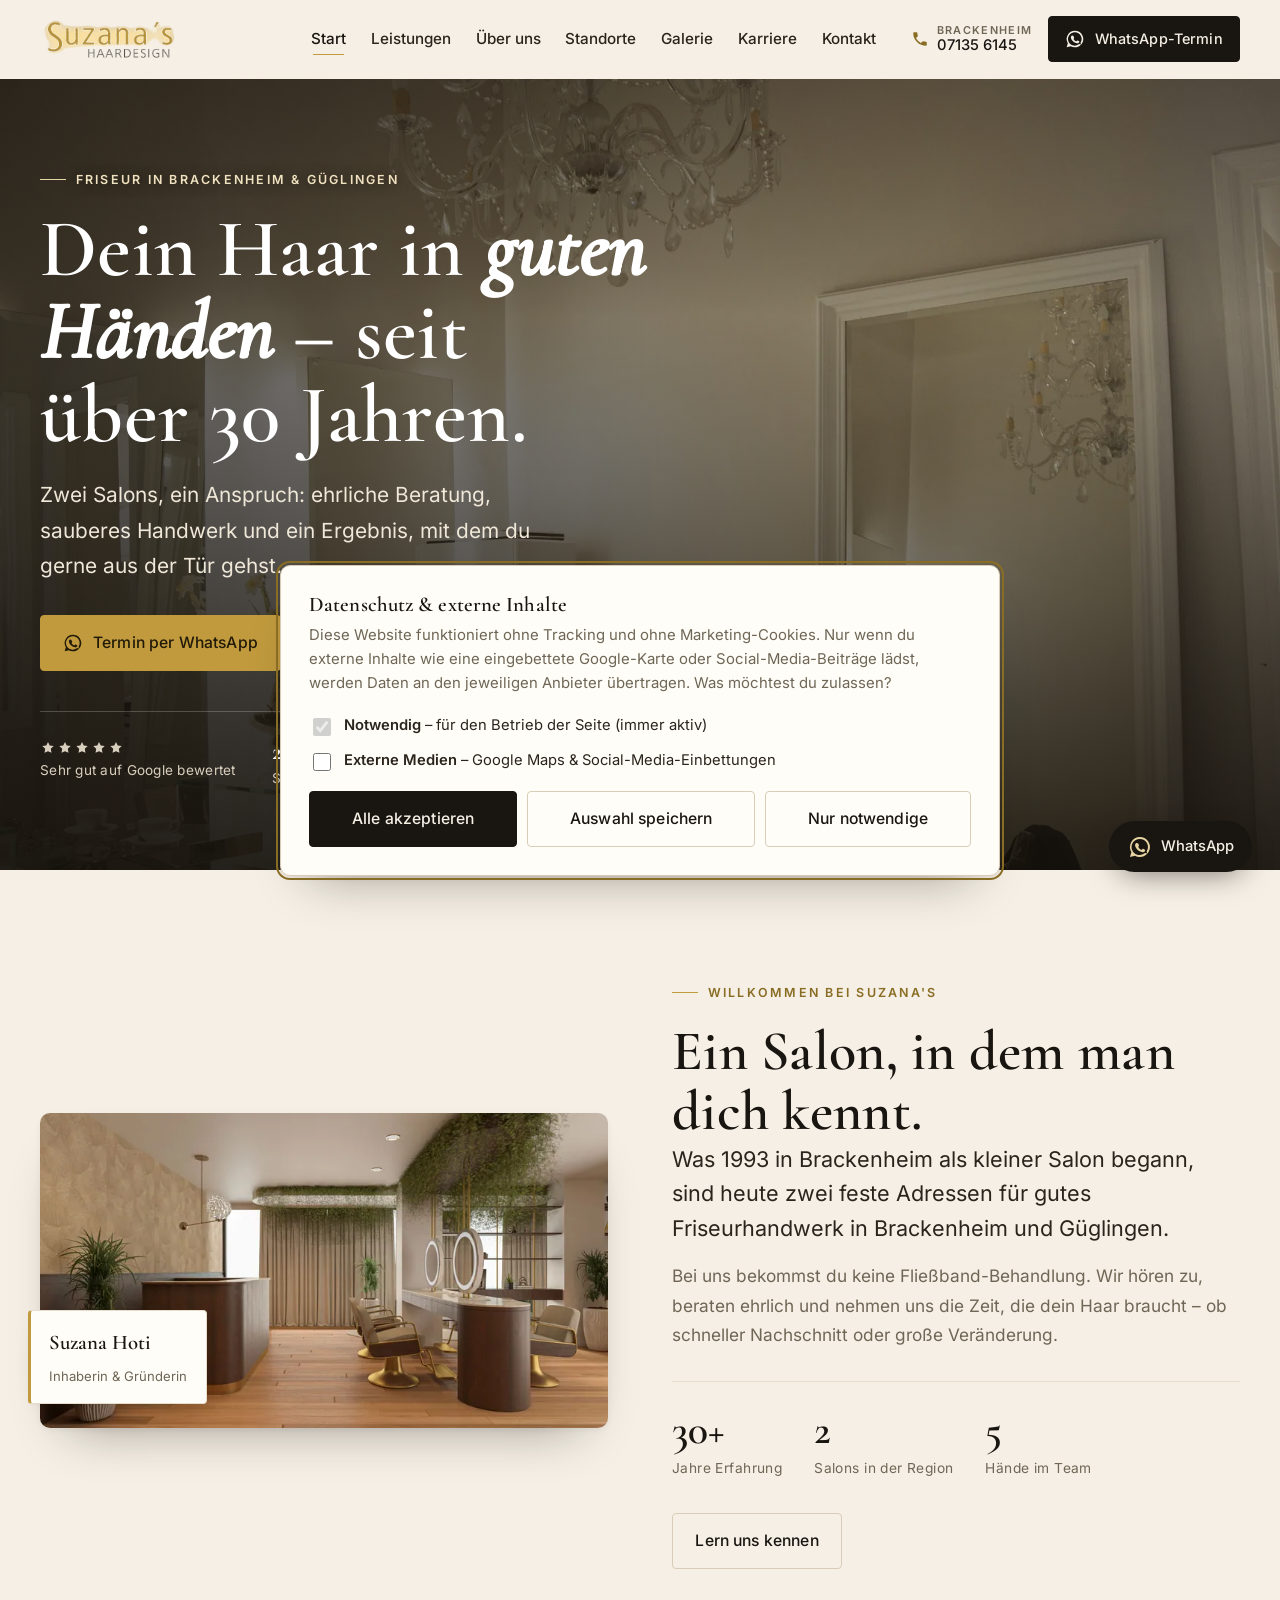
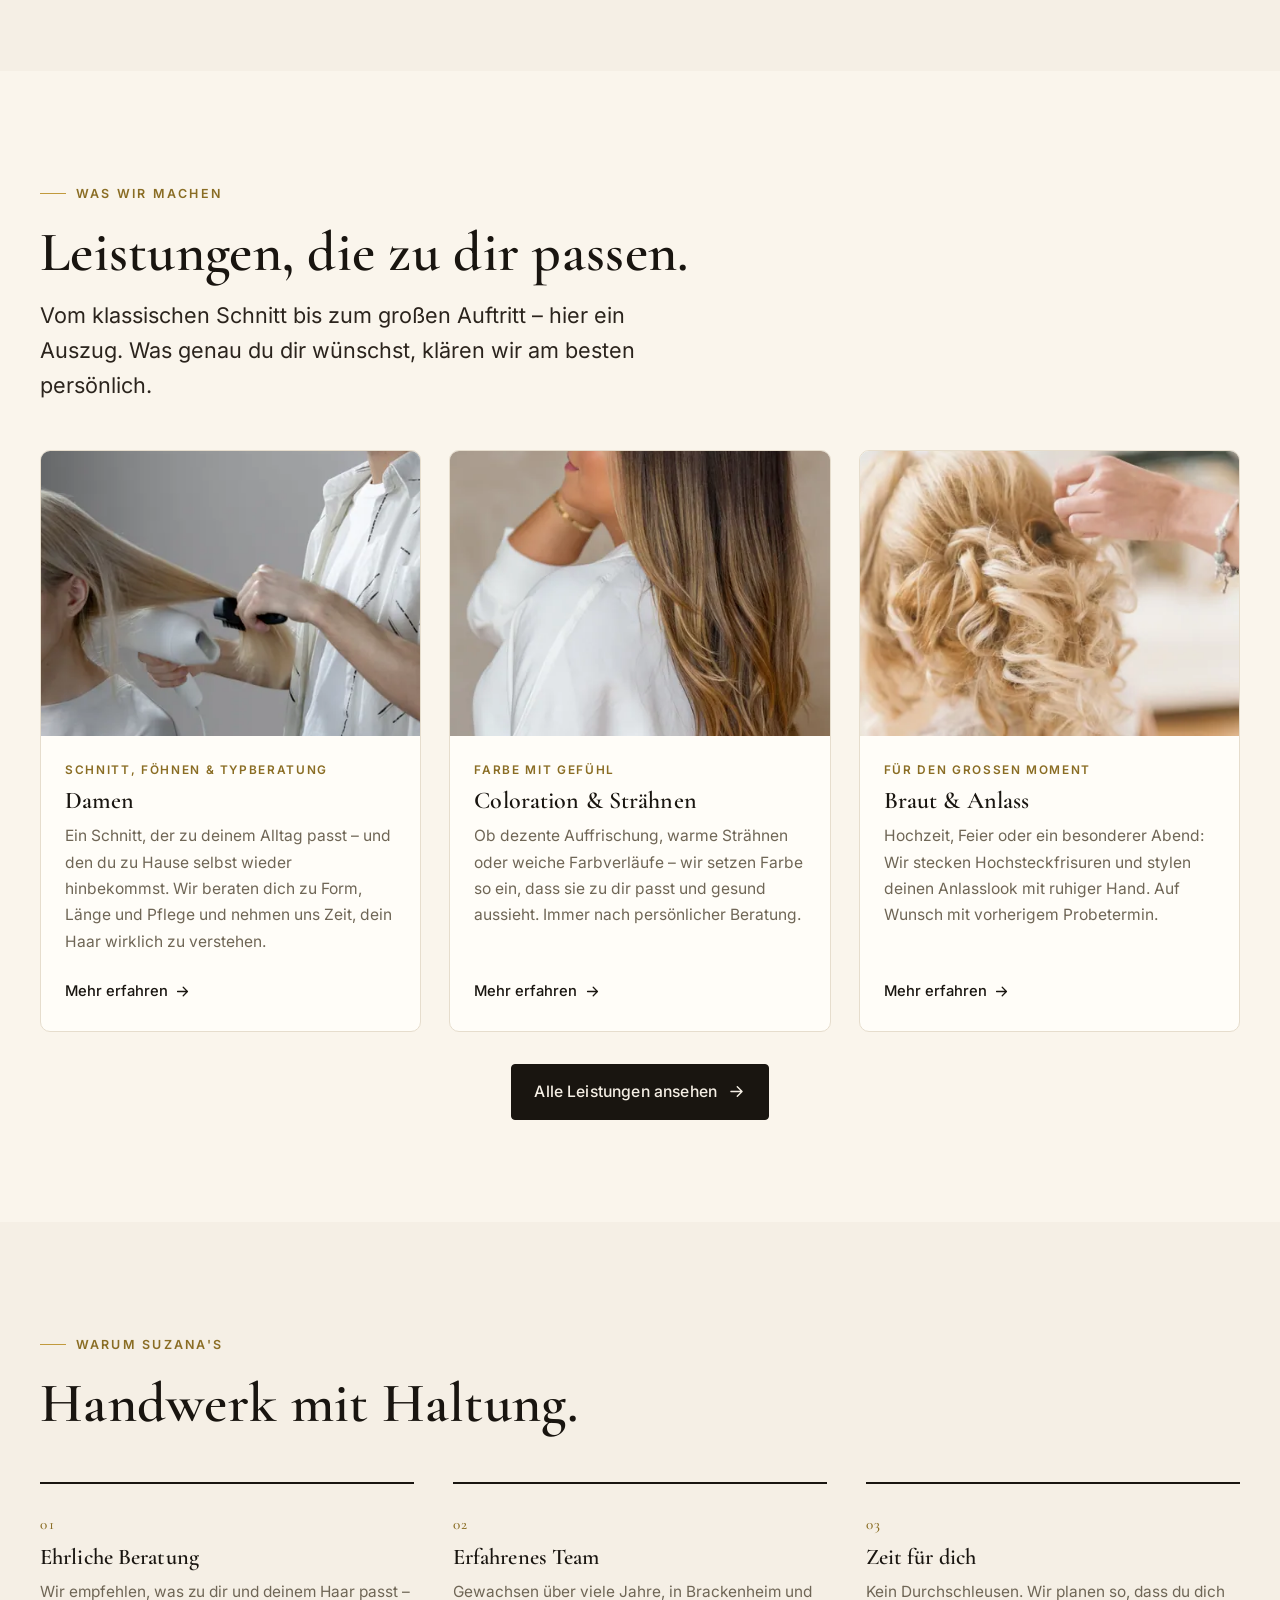
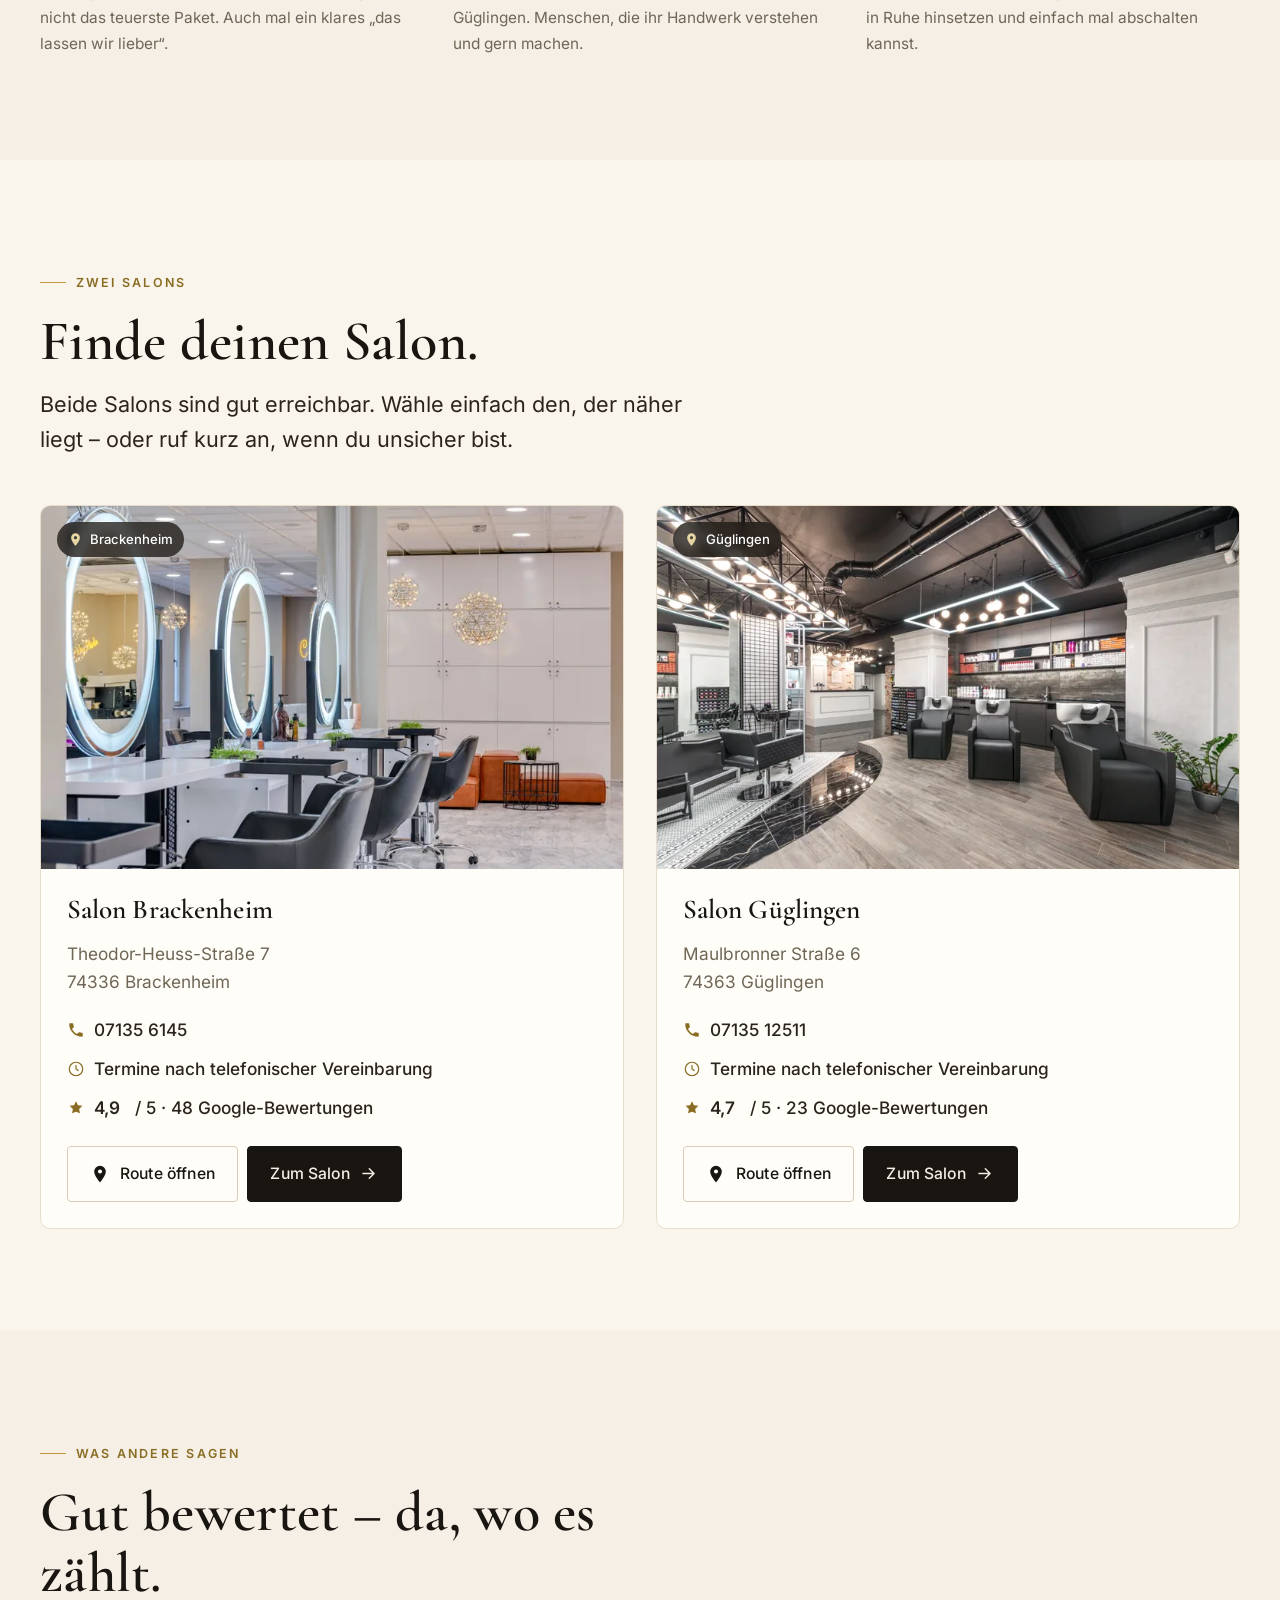
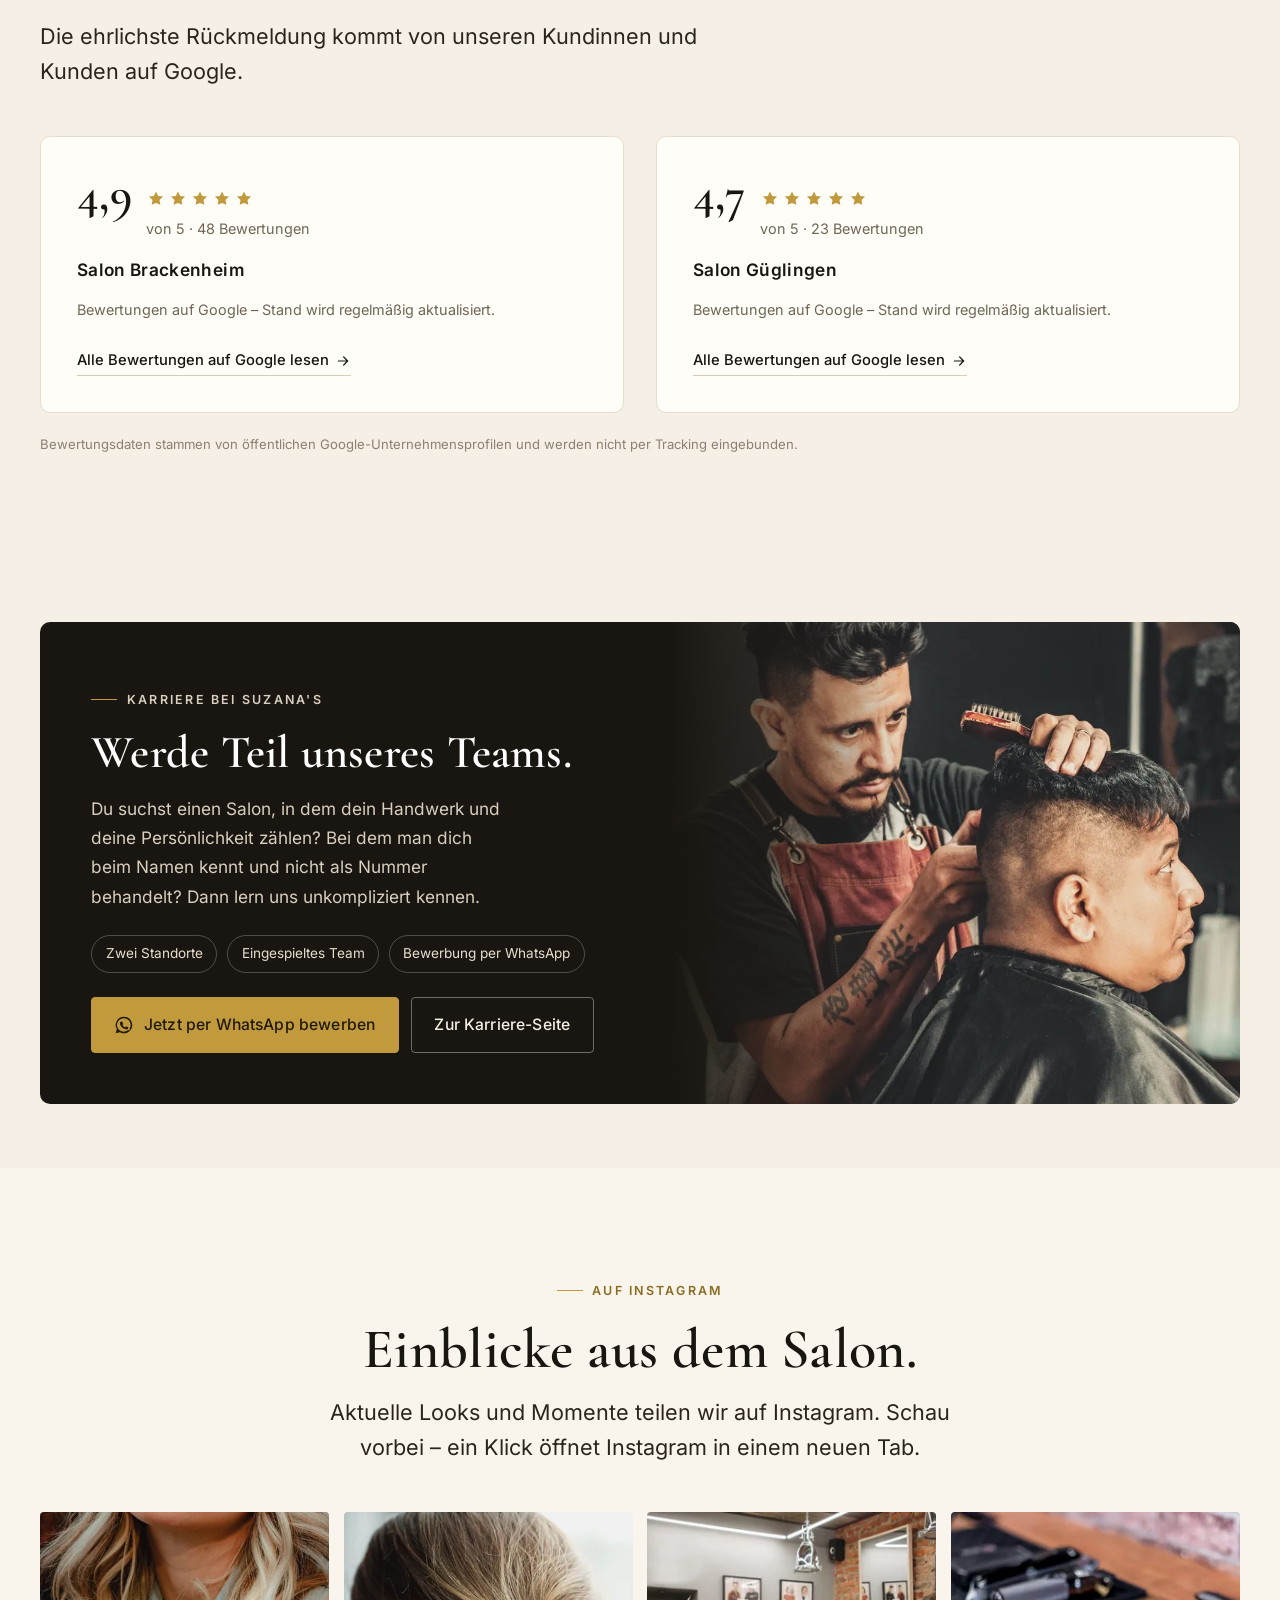
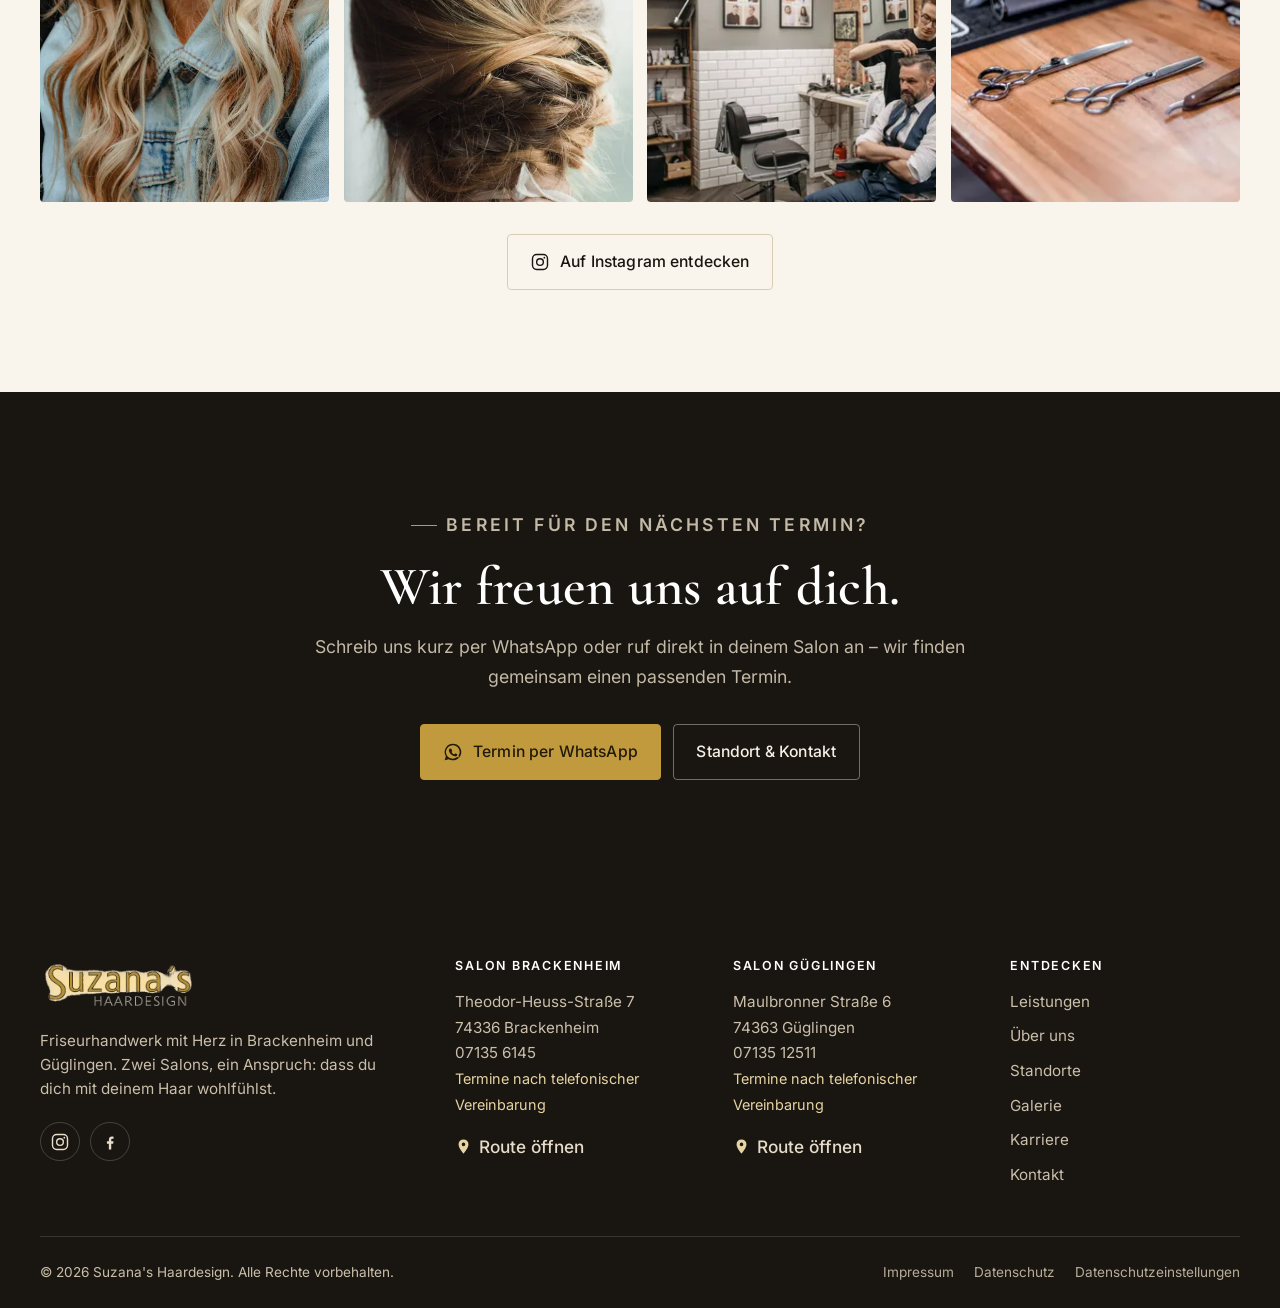
<file: index.html>
<!doctype html>
<html lang="de">
<head>
<meta charset="utf-8">
<meta name="viewport" content="width=device-width, initial-scale=1">
<title>Suzana's Haardesign – Friseur in Brackenheim & Güglingen</title>
<meta name="description" content="Friseursalon Suzana's Haardesign in Brackenheim und Güglingen: Schnitt, Farbe, Strähnen, Braut- & Hochsteckfrisuren. Ehrliche Beratung, erfahrenes Team. Termin per WhatsApp oder Telefon.">
<link rel="canonical" href="https://www.suzanas-haardesign.de/index.html">
<meta name="theme-color" content="#171310">
<meta name="robots" content="index, follow">
<meta property="og:type" content="website">
<meta property="og:site_name" content="Suzana's Haardesign">
<meta property="og:locale" content="de_DE">
<meta property="og:title" content="Suzana's Haardesign – Friseur in Brackenheim & Güglingen">
<meta property="og:description" content="Friseursalon Suzana's Haardesign in Brackenheim und Güglingen: Schnitt, Farbe, Strähnen, Braut- & Hochsteckfrisuren. Ehrliche Beratung, erfahrenes Team. Termin per WhatsApp oder Telefon.">
<meta property="og:url" content="https://www.suzanas-haardesign.de/index.html">
<meta property="og:image" content="https://www.suzanas-haardesign.de/assets/img/hero-salon-1200.webp">
<meta name="twitter:card" content="summary_large_image">
<link rel="icon" href="assets/logo/favicon.svg" type="image/svg+xml">
<link rel="apple-touch-icon" href="assets/logo/apple-touch-icon.png">
<link rel="preload" as="font" type="font/woff2" href="assets/fonts/cormorant-garamond-600.woff2" crossorigin>
<link rel="preload" as="font" type="font/woff2" href="assets/fonts/inter-400.woff2" crossorigin>
<link rel="stylesheet" href="css/styles.css">
<script type="application/ld+json">{"@context":"https://schema.org","@type":"HairSalon","name":"Suzana's Haardesign","url":"https://www.suzanas-haardesign.de","image":"https://www.suzanas-haardesign.de/assets/img/hero-salon-1200.webp","founder":{"@type":"Person","name":"Suzana Hoti"},"sameAs":["https://www.instagram.com/suzanas_haardesign/","https://www.facebook.com/p/Suzanas-Haardesign-100054323869623/?locale=de_DE"],"location":[{"@type":"HairSalon","name":"Salon Brackenheim","address":{"@type":"PostalAddress","streetAddress":"Theodor-Heuss-Straße 7","postalCode":"74336","addressLocality":"Brackenheim","addressCountry":"DE"},"telephone":"+4971356145"},{"@type":"HairSalon","name":"Salon Güglingen","address":{"@type":"PostalAddress","streetAddress":"Maulbronner Straße 6","postalCode":"74363","addressLocality":"Güglingen","addressCountry":"DE"},"telephone":"+49713512511"}]}</script>
<script type="application/ld+json">{"@context":"https://schema.org","@type":"WebSite","name":"Suzana's Haardesign","url":"https://www.suzanas-haardesign.de","inLanguage":"de-DE"}</script>
</head>
<body>
<a class="skip-link" href="#main">Zum Inhalt springen</a>
<header class="site-header" data-header>
  <div class="wrap site-header__inner">
    <a class="brand" href="index.html" aria-label="Suzana's Haardesign – zur Startseite">
      <img src="assets/logo/logo.webp" width="176" height="58" alt="Suzana's Haardesign" class="brand__logo">
    </a>
    <nav class="site-nav" aria-label="Hauptnavigation">
      <ul><li><a href="index.html" aria-current="page">Start</a></li><li><a href="leistungen.html">Leistungen</a></li><li><a href="ueber-uns.html">Über uns</a></li><li><a href="standorte.html">Standorte</a></li><li><a href="galerie.html">Galerie</a></li><li><a href="karriere.html">Karriere</a></li><li><a href="kontakt.html">Kontakt</a></li></ul>
    </nav>
    <div class="site-header__actions">
      <a class="header-phone" href="tel:+4971356145">
        <span class="header-phone__icon" aria-hidden="true"><svg viewBox="0 0 24 24" aria-hidden="true" focusable="false"><path d="M6.6 10.8a15.5 15.5 0 0 0 6.6 6.6l2.2-2.2a1 1 0 0 1 1-.24 11.4 11.4 0 0 0 3.6.58 1 1 0 0 1 1 1V20a1 1 0 0 1-1 1A17 17 0 0 1 3 4a1 1 0 0 1 1-1h3.5a1 1 0 0 1 1 1 11.4 11.4 0 0 0 .58 3.6 1 1 0 0 1-.24 1z" fill="currentColor"/></svg></span>
        <span class="header-phone__text"><span class="header-phone__label">Brackenheim</span>07135 6145</span>
      </a>
      <a class="btn btn--primary btn--sm" href="https://wa.me/491533901963?text=Hallo%20Suzana's%20Haardesign%2C%20ich%20w%C3%BCrde%20gerne%20einen%20Termin%20vereinbaren." target="_blank" rel="noopener"><span class="btn__icon"><svg viewBox="0 0 24 24" aria-hidden="true" focusable="false"><path d="M12 2a10 10 0 0 0-8.6 15.1L2 22l5-1.3A10 10 0 1 0 12 2zm0 2a8 8 0 0 1 6.9 12l-.3.5.6 2.1-2.2-.6-.5.3A8 8 0 1 1 12 4zm-3.3 3.9c-.2 0-.5.1-.7.3-.3.3-.9.9-.9 2.1s.9 2.4 1 2.6c.1.2 1.7 2.7 4.2 3.7 2.1.8 2.5.7 3 .6.5 0 1.5-.6 1.7-1.2.2-.6.2-1.1.1-1.2-.1-.1-.3-.2-.6-.3l-1.5-.7c-.2-.1-.4-.1-.5.1l-.6.8c-.1.2-.3.2-.5.1-.7-.3-1.4-.6-2.1-1.4-.5-.6-.9-1.2-1-1.4-.1-.2 0-.3.1-.4l.4-.4c.1-.2.2-.3.2-.5s0-.3-.1-.4l-.7-1.7c-.2-.4-.4-.4-.6-.4z" fill="currentColor"/></svg></span><span>WhatsApp-Termin</span></a>
      <button class="nav-toggle" type="button" aria-expanded="false" aria-controls="mobile-nav" aria-label="Menü öffnen" data-nav-toggle>
        <span class="nav-toggle__open" aria-hidden="true"><svg viewBox="0 0 24 24" aria-hidden="true" focusable="false"><path d="M4 7h16M4 12h16M4 17h16" fill="none" stroke="currentColor" stroke-width="1.8" stroke-linecap="round"/></svg></span>
        <span class="nav-toggle__close" aria-hidden="true"><svg viewBox="0 0 24 24" aria-hidden="true" focusable="false"><path d="M6 6l12 12M18 6 6 18" fill="none" stroke="currentColor" stroke-width="1.8" stroke-linecap="round"/></svg></span>
      </button>
    </div>
  </div>
</header>
<div class="mobile-nav" id="mobile-nav" data-mobile-nav hidden>
  <nav class="mobile-nav__inner wrap" aria-label="Mobile Navigation">
    <ul><li><a href="index.html" aria-current="page">Start</a></li><li><a href="leistungen.html">Leistungen</a></li><li><a href="ueber-uns.html">Über uns</a></li><li><a href="standorte.html">Standorte</a></li><li><a href="galerie.html">Galerie</a></li><li><a href="karriere.html">Karriere</a></li><li><a href="kontakt.html">Kontakt</a></li></ul>
    <div class="mobile-nav__cta">
      <a class="btn btn--primary" href="https://wa.me/491533901963?text=Hallo%20Suzana's%20Haardesign%2C%20ich%20w%C3%BCrde%20gerne%20einen%20Termin%20vereinbaren." target="_blank" rel="noopener"><span class="btn__icon"><svg viewBox="0 0 24 24" aria-hidden="true" focusable="false"><path d="M12 2a10 10 0 0 0-8.6 15.1L2 22l5-1.3A10 10 0 1 0 12 2zm0 2a8 8 0 0 1 6.9 12l-.3.5.6 2.1-2.2-.6-.5.3A8 8 0 1 1 12 4zm-3.3 3.9c-.2 0-.5.1-.7.3-.3.3-.9.9-.9 2.1s.9 2.4 1 2.6c.1.2 1.7 2.7 4.2 3.7 2.1.8 2.5.7 3 .6.5 0 1.5-.6 1.7-1.2.2-.6.2-1.1.1-1.2-.1-.1-.3-.2-.6-.3l-1.5-.7c-.2-.1-.4-.1-.5.1l-.6.8c-.1.2-.3.2-.5.1-.7-.3-1.4-.6-2.1-1.4-.5-.6-.9-1.2-1-1.4-.1-.2 0-.3.1-.4l.4-.4c.1-.2.2-.3.2-.5s0-.3-.1-.4l-.7-1.7c-.2-.4-.4-.4-.6-.4z" fill="currentColor"/></svg></span><span>Termin per WhatsApp</span><span class="btn__arrow"><svg viewBox="0 0 24 24" aria-hidden="true" focusable="false"><path d="M5 12h13M13 6l6 6-6 6" fill="none" stroke="currentColor" stroke-width="1.8" stroke-linecap="round" stroke-linejoin="round"/></svg></span></a>
      <div class="mobile-nav__phones">
        <a href="tel:+4971356145"><span aria-hidden="true"><svg viewBox="0 0 24 24" aria-hidden="true" focusable="false"><path d="M6.6 10.8a15.5 15.5 0 0 0 6.6 6.6l2.2-2.2a1 1 0 0 1 1-.24 11.4 11.4 0 0 0 3.6.58 1 1 0 0 1 1 1V20a1 1 0 0 1-1 1A17 17 0 0 1 3 4a1 1 0 0 1 1-1h3.5a1 1 0 0 1 1 1 11.4 11.4 0 0 0 .58 3.6 1 1 0 0 1-.24 1z" fill="currentColor"/></svg></span> Brackenheim: 07135 6145</a><a href="tel:+49713512511"><span aria-hidden="true"><svg viewBox="0 0 24 24" aria-hidden="true" focusable="false"><path d="M6.6 10.8a15.5 15.5 0 0 0 6.6 6.6l2.2-2.2a1 1 0 0 1 1-.24 11.4 11.4 0 0 0 3.6.58 1 1 0 0 1 1 1V20a1 1 0 0 1-1 1A17 17 0 0 1 3 4a1 1 0 0 1 1-1h3.5a1 1 0 0 1 1 1 11.4 11.4 0 0 0 .58 3.6 1 1 0 0 1-.24 1z" fill="currentColor"/></svg></span> Güglingen: 07135 12511</a>
      </div>
      <div class="mobile-nav__social">
        <a href="https://www.instagram.com/suzanas_haardesign/" target="_blank" rel="noopener" aria-label="Instagram (öffnet extern)"><svg viewBox="0 0 24 24" aria-hidden="true" focusable="false"><rect x="3" y="3" width="18" height="18" rx="5" fill="none" stroke="currentColor" stroke-width="1.7"/><circle cx="12" cy="12" r="4" fill="none" stroke="currentColor" stroke-width="1.7"/><circle cx="17.2" cy="6.8" r="1.1" fill="currentColor"/></svg></a>
        <a href="https://www.facebook.com/p/Suzanas-Haardesign-100054323869623/?locale=de_DE" target="_blank" rel="noopener" aria-label="Facebook (öffnet extern)"><svg viewBox="0 0 24 24" aria-hidden="true" focusable="false"><path d="M13.5 21v-7h2.3l.4-2.8h-2.7V9.4c0-.8.2-1.4 1.4-1.4h1.4V5.6c-.7-.1-1.4-.1-2.1-.1-2.1 0-3.5 1.3-3.5 3.6v2H8.3V14h2.3v7z" fill="currentColor"/></svg></a>
      </div>
    </div>
  </nav>
</div>
<main id="main">

<section class="hero" aria-label="Willkommen">
  <div class="hero__media"><img src="assets/img/hero-salon-1200.webp" srcset="assets/img/hero-salon-760.webp 760w, assets/img/hero-salon-1200.webp 1200w, assets/img/hero-salon-1920.webp 1920w" sizes="100vw" alt="Eleganter Friseursalon mit warmem Licht und großem Spiegel" decoding="async" fetchpriority="high" class=""></div>
  <div class="wrap hero__inner">
    <div class="hero__content">
      <p class="eyebrow eyebrow--light"><span class="eyebrow__mark" aria-hidden="true"></span>Friseur in Brackenheim & Güglingen</p>
      <h1>Dein Haar in <em>guten Händen</em> – seit über 30 Jahren.</h1>
      <p class="hero__sub">Zwei Salons, ein Anspruch: ehrliche Beratung, sauberes Handwerk und ein Ergebnis, mit dem du gerne aus der Tür gehst.</p>
      <div class="hero__cta btn-group">
        <a class="btn btn--gold" href="https://wa.me/491533901963?text=Hallo%20Suzana's%20Haardesign%2C%20ich%20w%C3%BCrde%20gerne%20einen%20Termin%20vereinbaren." target="_blank" rel="noopener"><span class="btn__icon"><svg viewBox="0 0 24 24" aria-hidden="true" focusable="false"><path d="M12 2a10 10 0 0 0-8.6 15.1L2 22l5-1.3A10 10 0 1 0 12 2zm0 2a8 8 0 0 1 6.9 12l-.3.5.6 2.1-2.2-.6-.5.3A8 8 0 1 1 12 4zm-3.3 3.9c-.2 0-.5.1-.7.3-.3.3-.9.9-.9 2.1s.9 2.4 1 2.6c.1.2 1.7 2.7 4.2 3.7 2.1.8 2.5.7 3 .6.5 0 1.5-.6 1.7-1.2.2-.6.2-1.1.1-1.2-.1-.1-.3-.2-.6-.3l-1.5-.7c-.2-.1-.4-.1-.5.1l-.6.8c-.1.2-.3.2-.5.1-.7-.3-1.4-.6-2.1-1.4-.5-.6-.9-1.2-1-1.4-.1-.2 0-.3.1-.4l.4-.4c.1-.2.2-.3.2-.5s0-.3-.1-.4l-.7-1.7c-.2-.4-.4-.4-.6-.4z" fill="currentColor"/></svg></span><span>Termin per WhatsApp</span></a>
        <a class="btn btn--outline-light" href="standorte.html"><span>Standort wählen</span></a>
      </div>
      <div class="hero__trust">
        <div class="hero__trust-item">
          <span class="hero__stars" aria-hidden="true"><svg viewBox="0 0 24 24" aria-hidden="true" focusable="false"><path d="m12 3 2.6 5.3 5.9.8-4.3 4.1 1 5.8L12 16.9 6.8 19l1-5.8-4.3-4.1 5.9-.8z" fill="currentColor"/></svg><svg viewBox="0 0 24 24" aria-hidden="true" focusable="false"><path d="m12 3 2.6 5.3 5.9.8-4.3 4.1 1 5.8L12 16.9 6.8 19l1-5.8-4.3-4.1 5.9-.8z" fill="currentColor"/></svg><svg viewBox="0 0 24 24" aria-hidden="true" focusable="false"><path d="m12 3 2.6 5.3 5.9.8-4.3 4.1 1 5.8L12 16.9 6.8 19l1-5.8-4.3-4.1 5.9-.8z" fill="currentColor"/></svg><svg viewBox="0 0 24 24" aria-hidden="true" focusable="false"><path d="m12 3 2.6 5.3 5.9.8-4.3 4.1 1 5.8L12 16.9 6.8 19l1-5.8-4.3-4.1 5.9-.8z" fill="currentColor"/></svg><svg viewBox="0 0 24 24" aria-hidden="true" focusable="false"><path d="m12 3 2.6 5.3 5.9.8-4.3 4.1 1 5.8L12 16.9 6.8 19l1-5.8-4.3-4.1 5.9-.8z" fill="currentColor"/></svg></span>
          <span>Sehr gut auf Google bewertet</span>
        </div>
        <div class="hero__trust-item">
          <strong>2</strong>
          <span>Salons in der Region</span>
        </div>
        <div class="hero__trust-item">
          <strong>1993</strong>
          <span>gegründet in Brackenheim</span>
        </div>
      </div>
    </div>
  </div>
  <div class="scroll-cue" aria-hidden="true"><span>Entdecken</span><span class="scroll-cue__line"></span></div>
</section>

<section class="section">
  <div class="wrap split">
    <div class="split__media reveal">
      <img src="assets/img/hero-salon-natural-760.webp" srcset="assets/img/hero-salon-natural-460.webp 460w, assets/img/hero-salon-natural-760.webp 760w, assets/img/hero-salon-natural-1200.webp 1200w" sizes="(max-width:760px) 90vw, 560px" alt="Warmer, moderner Salonbereich mit Holzelementen" decoding="async" loading="lazy" class="">
      <div class="tag"><strong>Suzana Hoti</strong><span>Inhaberin & Gründerin</span></div>
    </div>
    <div class="split__body reveal" data-delay="1">
      <p class="eyebrow"><span class="eyebrow__mark" aria-hidden="true"></span>Willkommen bei Suzana's</p>
      <h2 class="h-xl">Ein Salon, in dem man dich kennt.</h2>
      <p class="lead">Was 1993 in Brackenheim als kleiner Salon begann, sind heute zwei feste Adressen für gutes Friseurhandwerk in Brackenheim und Güglingen.</p>
      <p class="muted" style="margin-top:1rem">Bei uns bekommst du keine Fließband-Behandlung. Wir hören zu, beraten ehrlich und nehmen uns die Zeit, die dein Haar braucht – ob schneller Nachschnitt oder große Veränderung.</p>
      <div class="stat-row">
        <div class="stat"><b>30+</b><span>Jahre Erfahrung</span></div>
        <div class="stat"><b>2</b><span>Salons in der Region</span></div>
        <div class="stat"><b>5</b><span>Hände im Team</span></div>
      </div>
      <div class="mt-cta"><a class="btn btn--ghost" href="ueber-uns.html"><span>Lern uns kennen</span></a></div>
    </div>
  </div>
</section>

<section class="section section--paper2" aria-labelledby="leistungen-title">
  <div class="wrap">
    <div class="section-head reveal">
      <p class="eyebrow"><span class="eyebrow__mark" aria-hidden="true"></span>Was wir machen</p>
      <h2 class="h-xl" id="leistungen-title">Leistungen, die zu dir passen.</h2>
      <p class="lead measure">Vom klassischen Schnitt bis zum großen Auftritt – hier ein Auszug. Was genau du dir wünschst, klären wir am besten persönlich.</p>
    </div>
    <div class="cards cards--3" style="margin-top:clamp(2rem,4vw,3rem)">
      <article class="card reveal" data-delay="0">
    <div class="card__media"><img src="assets/img/damen-foehnen-760.webp" srcset="assets/img/damen-foehnen-460.webp 460w, assets/img/damen-foehnen-760.webp 760w, assets/img/damen-foehnen-1200.webp 1200w" sizes="(max-width:560px) 90vw, (max-width:960px) 45vw, 380px" alt="Friseurin föhnt langes, blondes Haar im Salon" decoding="async" loading="lazy" class=""></div>
    <div class="card__body">
      <p class="card__eyebrow">Schnitt, Föhnen & Typberatung</p>
      <h3>Damen</h3>
      <p class="card__text">Ein Schnitt, der zu deinem Alltag passt – und den du zu Hause selbst wieder hinbekommst. Wir beraten dich zu Form, Länge und Pflege und nehmen uns Zeit, dein Haar wirklich zu verstehen.</p>
      <div class="card__link"><a href="leistungen.html#damen">Mehr erfahren <svg viewBox="0 0 24 24" aria-hidden="true" focusable="false"><path d="M5 12h13M13 6l6 6-6 6" fill="none" stroke="currentColor" stroke-width="1.8" stroke-linecap="round" stroke-linejoin="round"/></svg></a></div>
    </div>
  </article>
      <article class="card reveal" data-delay="1">
    <div class="card__media"><img src="assets/img/balayage-braun-760.webp" srcset="assets/img/balayage-braun-460.webp 460w, assets/img/balayage-braun-760.webp 760w, assets/img/balayage-braun-1200.webp 1200w" sizes="(max-width:560px) 90vw, (max-width:960px) 45vw, 380px" alt="Langes Haar mit weichem, natürlichem Farbverlauf" decoding="async" loading="lazy" class=""></div>
    <div class="card__body">
      <p class="card__eyebrow">Farbe mit Gefühl</p>
      <h3>Coloration & Strähnen</h3>
      <p class="card__text">Ob dezente Auffrischung, warme Strähnen oder weiche Farbverläufe – wir setzen Farbe so ein, dass sie zu dir passt und gesund aussieht. Immer nach persönlicher Beratung.</p>
      <div class="card__link"><a href="leistungen.html#farbe">Mehr erfahren <svg viewBox="0 0 24 24" aria-hidden="true" focusable="false"><path d="M5 12h13M13 6l6 6-6 6" fill="none" stroke="currentColor" stroke-width="1.8" stroke-linecap="round" stroke-linejoin="round"/></svg></a></div>
    </div>
  </article>
      <article class="card reveal" data-delay="2">
    <div class="card__media"><img src="assets/img/braut-hochsteckfrisur-760.webp" srcset="assets/img/braut-hochsteckfrisur-460.webp 460w, assets/img/braut-hochsteckfrisur-760.webp 760w, assets/img/braut-hochsteckfrisur-1200.webp 1200w" sizes="(max-width:560px) 90vw, (max-width:960px) 45vw, 380px" alt="Elegante Hochsteckfrisur wird gesteckt" decoding="async" loading="lazy" class=""></div>
    <div class="card__body">
      <p class="card__eyebrow">Für den großen Moment</p>
      <h3>Braut & Anlass</h3>
      <p class="card__text">Hochzeit, Feier oder ein besonderer Abend: Wir stecken Hochsteckfrisuren und stylen deinen Anlasslook mit ruhiger Hand. Auf Wunsch mit vorherigem Probetermin.</p>
      <div class="card__link"><a href="leistungen.html#braut">Mehr erfahren <svg viewBox="0 0 24 24" aria-hidden="true" focusable="false"><path d="M5 12h13M13 6l6 6-6 6" fill="none" stroke="currentColor" stroke-width="1.8" stroke-linecap="round" stroke-linejoin="round"/></svg></a></div>
    </div>
  </article>
    </div>
    <div class="center mt-cta reveal"><a class="btn btn--primary" href="leistungen.html"><span>Alle Leistungen ansehen</span><span class="btn__arrow"><svg viewBox="0 0 24 24" aria-hidden="true" focusable="false"><path d="M5 12h13M13 6l6 6-6 6" fill="none" stroke="currentColor" stroke-width="1.8" stroke-linecap="round" stroke-linejoin="round"/></svg></span></a></div>
  </div>
</section>

<section class="section" aria-labelledby="warum-title">
  <div class="wrap">
    <div class="section-head reveal">
      <p class="eyebrow"><span class="eyebrow__mark" aria-hidden="true"></span>Warum Suzana's</p>
      <h2 class="h-xl" id="warum-title">Handwerk mit Haltung.</h2>
    </div>
    <div class="features" style="margin-top:clamp(2rem,4vw,3rem)">
      <div class="feature reveal"><span class="feature__no">01</span><h3>Ehrliche Beratung</h3><p>Wir empfehlen, was zu dir und deinem Haar passt – nicht das teuerste Paket. Auch mal ein klares „das lassen wir lieber“.</p></div>
      <div class="feature reveal" data-delay="1"><span class="feature__no">02</span><h3>Erfahrenes Team</h3><p>Gewachsen über viele Jahre, in Brackenheim und Güglingen. Menschen, die ihr Handwerk verstehen und gern machen.</p></div>
      <div class="feature reveal" data-delay="2"><span class="feature__no">03</span><h3>Zeit für dich</h3><p>Kein Durchschleusen. Wir planen so, dass du dich in Ruhe hinsetzen und einfach mal abschalten kannst.</p></div>
    </div>
  </div>
</section>

<section class="section section--paper2" aria-labelledby="standorte-title">
  <div class="wrap">
    <div class="section-head reveal">
      <p class="eyebrow"><span class="eyebrow__mark" aria-hidden="true"></span>Zwei Salons</p>
      <h2 class="h-xl" id="standorte-title">Finde deinen Salon.</h2>
      <p class="lead measure">Beide Salons sind gut erreichbar. Wähle einfach den, der näher liegt – oder ruf kurz an, wenn du unsicher bist.</p>
    </div>
    <div class="loc-cards" style="margin-top:clamp(2rem,4vw,3rem)">
      <article class="loc-card reveal">
    <div class="loc-card__media">
      <img src="assets/img/atmosphaere-spiegel-760.webp" srcset="assets/img/atmosphaere-spiegel-460.webp 460w, assets/img/atmosphaere-spiegel-760.webp 760w, assets/img/atmosphaere-spiegel-1200.webp 1200w" sizes="(max-width:760px) 90vw, 560px" alt="Heller Salonbereich mit runden, beleuchteten Spiegeln" decoding="async" loading="lazy" class="">
      <span class="loc-card__badge"><svg viewBox="0 0 24 24" aria-hidden="true" focusable="false"><path d="M12 2a7 7 0 0 0-7 7c0 4.6 6.2 12.2 6.5 12.5a.7.7 0 0 0 1 0C12.8 21.2 19 13.6 19 9a7 7 0 0 0-7-7zm0 9.5A2.5 2.5 0 1 1 12 6.5a2.5 2.5 0 0 1 0 5z" fill="currentColor"/></svg> Brackenheim</span>
    </div>
    <div class="loc-card__body">
      <h3>Salon Brackenheim</h3>
      <address>Theodor-Heuss-Straße 7<br>74336 Brackenheim</address>
      <div class="loc-meta">
        <a href="tel:+4971356145"><svg viewBox="0 0 24 24" aria-hidden="true" focusable="false"><path d="M6.6 10.8a15.5 15.5 0 0 0 6.6 6.6l2.2-2.2a1 1 0 0 1 1-.24 11.4 11.4 0 0 0 3.6.58 1 1 0 0 1 1 1V20a1 1 0 0 1-1 1A17 17 0 0 1 3 4a1 1 0 0 1 1-1h3.5a1 1 0 0 1 1 1 11.4 11.4 0 0 0 .58 3.6 1 1 0 0 1-.24 1z" fill="currentColor"/></svg> 07135 6145</a>
        <span><svg viewBox="0 0 24 24" aria-hidden="true" focusable="false"><circle cx="12" cy="12" r="9" fill="none" stroke="currentColor" stroke-width="1.6"/><path d="M12 7v5l3 2" fill="none" stroke="currentColor" stroke-width="1.6" stroke-linecap="round"/></svg> Termine nach telefonischer Vereinbarung</span>
        <span><svg viewBox="0 0 24 24" aria-hidden="true" focusable="false"><path d="m12 3 2.6 5.3 5.9.8-4.3 4.1 1 5.8L12 16.9 6.8 19l1-5.8-4.3-4.1 5.9-.8z" fill="currentColor"/></svg> <strong>4,9</strong>&nbsp;/&nbsp;5 · 48 Google-Bewertungen</span>
      </div>
      <div class="loc-card__actions">
        <a class="btn btn--ghost" href="https://www.google.com/maps/dir/?api=1&destination=Theodor-Heuss-Stra%C3%9Fe%207%2C%2074336%20Brackenheim" target="_blank" rel="noopener"><span class="btn__icon"><svg viewBox="0 0 24 24" aria-hidden="true" focusable="false"><path d="M12 2a7 7 0 0 0-7 7c0 4.6 6.2 12.2 6.5 12.5a.7.7 0 0 0 1 0C12.8 21.2 19 13.6 19 9a7 7 0 0 0-7-7zm0 9.5A2.5 2.5 0 1 1 12 6.5a2.5 2.5 0 0 1 0 5z" fill="currentColor"/></svg></span><span>Route öffnen</span></a>
        <a class="btn btn--primary" href="standort-brackenheim.html"><span>Zum Salon</span><span class="btn__arrow"><svg viewBox="0 0 24 24" aria-hidden="true" focusable="false"><path d="M5 12h13M13 6l6 6-6 6" fill="none" stroke="currentColor" stroke-width="1.8" stroke-linecap="round" stroke-linejoin="round"/></svg></span></a>
      </div>
    </div>
  </article><article class="loc-card reveal">
    <div class="loc-card__media">
      <img src="assets/img/atmosphaere-waschbecken-760.webp" srcset="assets/img/atmosphaere-waschbecken-460.webp 460w, assets/img/atmosphaere-waschbecken-760.webp 760w, assets/img/atmosphaere-waschbecken-1200.webp 1200w" sizes="(max-width:760px) 90vw, 560px" alt="Moderner Salonbereich mit Waschplätzen und warmer Beleuchtung" decoding="async" loading="lazy" class="">
      <span class="loc-card__badge"><svg viewBox="0 0 24 24" aria-hidden="true" focusable="false"><path d="M12 2a7 7 0 0 0-7 7c0 4.6 6.2 12.2 6.5 12.5a.7.7 0 0 0 1 0C12.8 21.2 19 13.6 19 9a7 7 0 0 0-7-7zm0 9.5A2.5 2.5 0 1 1 12 6.5a2.5 2.5 0 0 1 0 5z" fill="currentColor"/></svg> Güglingen</span>
    </div>
    <div class="loc-card__body">
      <h3>Salon Güglingen</h3>
      <address>Maulbronner Straße 6<br>74363 Güglingen</address>
      <div class="loc-meta">
        <a href="tel:+49713512511"><svg viewBox="0 0 24 24" aria-hidden="true" focusable="false"><path d="M6.6 10.8a15.5 15.5 0 0 0 6.6 6.6l2.2-2.2a1 1 0 0 1 1-.24 11.4 11.4 0 0 0 3.6.58 1 1 0 0 1 1 1V20a1 1 0 0 1-1 1A17 17 0 0 1 3 4a1 1 0 0 1 1-1h3.5a1 1 0 0 1 1 1 11.4 11.4 0 0 0 .58 3.6 1 1 0 0 1-.24 1z" fill="currentColor"/></svg> 07135 12511</a>
        <span><svg viewBox="0 0 24 24" aria-hidden="true" focusable="false"><circle cx="12" cy="12" r="9" fill="none" stroke="currentColor" stroke-width="1.6"/><path d="M12 7v5l3 2" fill="none" stroke="currentColor" stroke-width="1.6" stroke-linecap="round"/></svg> Termine nach telefonischer Vereinbarung</span>
        <span><svg viewBox="0 0 24 24" aria-hidden="true" focusable="false"><path d="m12 3 2.6 5.3 5.9.8-4.3 4.1 1 5.8L12 16.9 6.8 19l1-5.8-4.3-4.1 5.9-.8z" fill="currentColor"/></svg> <strong>4,7</strong>&nbsp;/&nbsp;5 · 23 Google-Bewertungen</span>
      </div>
      <div class="loc-card__actions">
        <a class="btn btn--ghost" href="https://www.google.com/maps/dir/?api=1&destination=Maulbronner%20Stra%C3%9Fe%206%2C%2074363%20G%C3%BCglingen" target="_blank" rel="noopener"><span class="btn__icon"><svg viewBox="0 0 24 24" aria-hidden="true" focusable="false"><path d="M12 2a7 7 0 0 0-7 7c0 4.6 6.2 12.2 6.5 12.5a.7.7 0 0 0 1 0C12.8 21.2 19 13.6 19 9a7 7 0 0 0-7-7zm0 9.5A2.5 2.5 0 1 1 12 6.5a2.5 2.5 0 0 1 0 5z" fill="currentColor"/></svg></span><span>Route öffnen</span></a>
        <a class="btn btn--primary" href="standort-gueglingen.html"><span>Zum Salon</span><span class="btn__arrow"><svg viewBox="0 0 24 24" aria-hidden="true" focusable="false"><path d="M5 12h13M13 6l6 6-6 6" fill="none" stroke="currentColor" stroke-width="1.8" stroke-linecap="round" stroke-linejoin="round"/></svg></span></a>
      </div>
    </div>
  </article>
    </div>
  </div>
</section>

<section class="section" aria-labelledby="bewertungen-title">
  <div class="wrap">
    <div class="section-head reveal">
      <p class="eyebrow"><span class="eyebrow__mark" aria-hidden="true"></span>Was andere sagen</p>
      <h2 class="h-xl" id="bewertungen-title">Gut bewertet – da, wo es zählt.</h2>
      <p class="lead measure">Die ehrlichste Rückmeldung kommt von unseren Kundinnen und Kunden auf Google.</p>
    </div>
    <div class="proof" style="margin-top:clamp(2rem,4vw,3rem)">
      <div class="proof-card reveal">
        <div class="proof-card__top">
          <span class="proof-card__score">4,9</span>
          <div><span class="proof-stars" aria-hidden="true"><svg viewBox="0 0 24 24" aria-hidden="true" focusable="false"><path d="m12 3 2.6 5.3 5.9.8-4.3 4.1 1 5.8L12 16.9 6.8 19l1-5.8-4.3-4.1 5.9-.8z" fill="currentColor"/></svg><svg viewBox="0 0 24 24" aria-hidden="true" focusable="false"><path d="m12 3 2.6 5.3 5.9.8-4.3 4.1 1 5.8L12 16.9 6.8 19l1-5.8-4.3-4.1 5.9-.8z" fill="currentColor"/></svg><svg viewBox="0 0 24 24" aria-hidden="true" focusable="false"><path d="m12 3 2.6 5.3 5.9.8-4.3 4.1 1 5.8L12 16.9 6.8 19l1-5.8-4.3-4.1 5.9-.8z" fill="currentColor"/></svg><svg viewBox="0 0 24 24" aria-hidden="true" focusable="false"><path d="m12 3 2.6 5.3 5.9.8-4.3 4.1 1 5.8L12 16.9 6.8 19l1-5.8-4.3-4.1 5.9-.8z" fill="currentColor"/></svg><svg viewBox="0 0 24 24" aria-hidden="true" focusable="false"><path d="m12 3 2.6 5.3 5.9.8-4.3 4.1 1 5.8L12 16.9 6.8 19l1-5.8-4.3-4.1 5.9-.8z" fill="currentColor"/></svg></span><div class="proof-card__meta">von 5 · 48 Bewertungen</div></div>
        </div>
        <p class="proof-card__loc">Salon Brackenheim</p>
        <p class="proof-card__meta">Bewertungen auf Google – Stand wird regelmäßig aktualisiert.</p>
        <div class="proof-card__link"><a href="https://www.google.com/maps/search/?api=1&query=Suzana%27s%20Haardesign%20Theodor-Heuss-Stra%C3%9Fe%207%2074336%20Brackenheim" target="_blank" rel="noopener">Alle Bewertungen auf Google lesen <svg viewBox="0 0 24 24" aria-hidden="true" focusable="false"><path d="M5 12h13M13 6l6 6-6 6" fill="none" stroke="currentColor" stroke-width="1.8" stroke-linecap="round" stroke-linejoin="round"/></svg></a></div>
      </div><div class="proof-card reveal">
        <div class="proof-card__top">
          <span class="proof-card__score">4,7</span>
          <div><span class="proof-stars" aria-hidden="true"><svg viewBox="0 0 24 24" aria-hidden="true" focusable="false"><path d="m12 3 2.6 5.3 5.9.8-4.3 4.1 1 5.8L12 16.9 6.8 19l1-5.8-4.3-4.1 5.9-.8z" fill="currentColor"/></svg><svg viewBox="0 0 24 24" aria-hidden="true" focusable="false"><path d="m12 3 2.6 5.3 5.9.8-4.3 4.1 1 5.8L12 16.9 6.8 19l1-5.8-4.3-4.1 5.9-.8z" fill="currentColor"/></svg><svg viewBox="0 0 24 24" aria-hidden="true" focusable="false"><path d="m12 3 2.6 5.3 5.9.8-4.3 4.1 1 5.8L12 16.9 6.8 19l1-5.8-4.3-4.1 5.9-.8z" fill="currentColor"/></svg><svg viewBox="0 0 24 24" aria-hidden="true" focusable="false"><path d="m12 3 2.6 5.3 5.9.8-4.3 4.1 1 5.8L12 16.9 6.8 19l1-5.8-4.3-4.1 5.9-.8z" fill="currentColor"/></svg><svg viewBox="0 0 24 24" aria-hidden="true" focusable="false"><path d="m12 3 2.6 5.3 5.9.8-4.3 4.1 1 5.8L12 16.9 6.8 19l1-5.8-4.3-4.1 5.9-.8z" fill="currentColor"/></svg></span><div class="proof-card__meta">von 5 · 23 Bewertungen</div></div>
        </div>
        <p class="proof-card__loc">Salon Güglingen</p>
        <p class="proof-card__meta">Bewertungen auf Google – Stand wird regelmäßig aktualisiert.</p>
        <div class="proof-card__link"><a href="https://www.google.com/maps/search/?api=1&query=Suzana%27s%20Haardesign%20Maulbronner%20Stra%C3%9Fe%206%2074363%20G%C3%BCglingen" target="_blank" rel="noopener">Alle Bewertungen auf Google lesen <svg viewBox="0 0 24 24" aria-hidden="true" focusable="false"><path d="M5 12h13M13 6l6 6-6 6" fill="none" stroke="currentColor" stroke-width="1.8" stroke-linecap="round" stroke-linejoin="round"/></svg></a></div>
      </div>
    </div>
    <p class="proof-note reveal" style="margin-top:1.25rem">Bewertungsdaten stammen von öffentlichen Google-Unternehmensprofilen und werden nicht per Tracking eingebunden.</p>
  </div>
</section>

<section class="section section--tight">
  <div class="wrap">
    <div class="career-teaser reveal">
      <div class="career-teaser__grid">
        <div class="career-teaser__body">
          <p class="eyebrow"><span class="eyebrow__mark" aria-hidden="true"></span>Karriere bei Suzana's</p>
          <h2>Werde Teil unseres Teams.</h2>
          <p>Du suchst einen Salon, in dem dein Handwerk und deine Persönlichkeit zählen? Bei dem man dich beim Namen kennt und nicht als Nummer behandelt? Dann lern uns unkompliziert kennen.</p>
          <div class="career-teaser__list">
            <span class="chip">Zwei Standorte</span>
            <span class="chip">Eingespieltes Team</span>
            <span class="chip">Bewerbung per WhatsApp</span>
          </div>
          <div class="career-teaser__cta">
            <a class="btn btn--gold" href="https://wa.me/491533901963?text=Hallo%2C%20ich%20interessiere%20mich%20f%C3%BCr%20eine%20Stelle%20bei%20Suzana's%20Haardesign.%20Ich%20w%C3%BCrde%20gerne%20mehr%20%C3%BCber%20die%20aktuellen%20M%C3%B6glichkeiten%20erfahren." target="_blank" rel="noopener"><span class="btn__icon"><svg viewBox="0 0 24 24" aria-hidden="true" focusable="false"><path d="M12 2a10 10 0 0 0-8.6 15.1L2 22l5-1.3A10 10 0 1 0 12 2zm0 2a8 8 0 0 1 6.9 12l-.3.5.6 2.1-2.2-.6-.5.3A8 8 0 1 1 12 4zm-3.3 3.9c-.2 0-.5.1-.7.3-.3.3-.9.9-.9 2.1s.9 2.4 1 2.6c.1.2 1.7 2.7 4.2 3.7 2.1.8 2.5.7 3 .6.5 0 1.5-.6 1.7-1.2.2-.6.2-1.1.1-1.2-.1-.1-.3-.2-.6-.3l-1.5-.7c-.2-.1-.4-.1-.5.1l-.6.8c-.1.2-.3.2-.5.1-.7-.3-1.4-.6-2.1-1.4-.5-.6-.9-1.2-1-1.4-.1-.2 0-.3.1-.4l.4-.4c.1-.2.2-.3.2-.5s0-.3-.1-.4l-.7-1.7c-.2-.4-.4-.4-.6-.4z" fill="currentColor"/></svg></span><span>Jetzt per WhatsApp bewerben</span></a>
            <a class="btn btn--outline-light" href="karriere.html"><span>Zur Karriere-Seite</span></a>
          </div>
        </div>
        <div class="career-teaser__media"><img src="assets/img/herren-barber-760.webp" srcset="assets/img/herren-barber-460.webp 460w, assets/img/herren-barber-760.webp 760w, assets/img/herren-barber-1200.webp 1200w" sizes="(max-width:960px) 100vw, 500px" alt="Friseur bei der Arbeit im Salon" decoding="async" loading="lazy" class=""></div>
      </div>
    </div>
  </div>
</section>

<section class="section section--paper2" aria-labelledby="social-title">
  <div class="wrap">
    <div class="section-head section-head--center reveal">
      <p class="eyebrow"><span class="eyebrow__mark" aria-hidden="true"></span>Auf Instagram</p>
      <h2 class="h-xl" id="social-title">Einblicke aus dem Salon.</h2>
      <p class="lead measure" style="margin-inline:auto">Aktuelle Looks und Momente teilen wir auf Instagram. Schau vorbei – ein Klick öffnet Instagram in einem neuen Tab.</p>
    </div>
    <div class="social-grid reveal" style="margin-top:clamp(2rem,4vw,3rem)">
      <a class="social-tile" href="https://www.instagram.com/suzanas_haardesign/" target="_blank" rel="noopener" aria-label="Suzana's Haardesign auf Instagram ansehen (öffnet extern)">
        <img src="assets/img/balayage-blond-760.webp" srcset="assets/img/balayage-blond-460.webp 460w, assets/img/balayage-blond-760.webp 760w, assets/img/balayage-blond-1200.webp 1200w" sizes="(max-width:560px) 45vw, 280px" alt="" decoding="async" loading="lazy" class="">
        <span class="social-tile__ig" aria-hidden="true"><svg viewBox="0 0 24 24" aria-hidden="true" focusable="false"><rect x="3" y="3" width="18" height="18" rx="5" fill="none" stroke="currentColor" stroke-width="1.7"/><circle cx="12" cy="12" r="4" fill="none" stroke="currentColor" stroke-width="1.7"/><circle cx="17.2" cy="6.8" r="1.1" fill="currentColor"/></svg></span>
      </a><a class="social-tile" href="https://www.instagram.com/suzanas_haardesign/" target="_blank" rel="noopener" aria-label="Suzana's Haardesign auf Instagram ansehen (öffnet extern)">
        <img src="assets/img/hochsteck-blond-760.webp" srcset="assets/img/hochsteck-blond-460.webp 460w, assets/img/hochsteck-blond-760.webp 760w, assets/img/hochsteck-blond-1200.webp 1200w" sizes="(max-width:560px) 45vw, 280px" alt="" decoding="async" loading="lazy" class="">
        <span class="social-tile__ig" aria-hidden="true"><svg viewBox="0 0 24 24" aria-hidden="true" focusable="false"><rect x="3" y="3" width="18" height="18" rx="5" fill="none" stroke="currentColor" stroke-width="1.7"/><circle cx="12" cy="12" r="4" fill="none" stroke="currentColor" stroke-width="1.7"/><circle cx="17.2" cy="6.8" r="1.1" fill="currentColor"/></svg></span>
      </a><a class="social-tile" href="https://www.instagram.com/suzanas_haardesign/" target="_blank" rel="noopener" aria-label="Suzana's Haardesign auf Instagram ansehen (öffnet extern)">
        <img src="assets/img/herren-styling-760.webp" srcset="assets/img/herren-styling-460.webp 460w, assets/img/herren-styling-760.webp 760w, assets/img/herren-styling-1200.webp 1200w" sizes="(max-width:560px) 45vw, 280px" alt="" decoding="async" loading="lazy" class="">
        <span class="social-tile__ig" aria-hidden="true"><svg viewBox="0 0 24 24" aria-hidden="true" focusable="false"><rect x="3" y="3" width="18" height="18" rx="5" fill="none" stroke="currentColor" stroke-width="1.7"/><circle cx="12" cy="12" r="4" fill="none" stroke="currentColor" stroke-width="1.7"/><circle cx="17.2" cy="6.8" r="1.1" fill="currentColor"/></svg></span>
      </a><a class="social-tile" href="https://www.instagram.com/suzanas_haardesign/" target="_blank" rel="noopener" aria-label="Suzana's Haardesign auf Instagram ansehen (öffnet extern)">
        <img src="assets/img/detail-werkzeuge-holz-760.webp" srcset="assets/img/detail-werkzeuge-holz-460.webp 460w, assets/img/detail-werkzeuge-holz-760.webp 760w, assets/img/detail-werkzeuge-holz-1200.webp 1200w" sizes="(max-width:560px) 45vw, 280px" alt="" decoding="async" loading="lazy" class="">
        <span class="social-tile__ig" aria-hidden="true"><svg viewBox="0 0 24 24" aria-hidden="true" focusable="false"><rect x="3" y="3" width="18" height="18" rx="5" fill="none" stroke="currentColor" stroke-width="1.7"/><circle cx="12" cy="12" r="4" fill="none" stroke="currentColor" stroke-width="1.7"/><circle cx="17.2" cy="6.8" r="1.1" fill="currentColor"/></svg></span>
      </a>
    </div>
    <div class="center mt-cta reveal"><a class="btn btn--ghost" href="https://www.instagram.com/suzanas_haardesign/" target="_blank" rel="noopener"><span class="btn__icon"><svg viewBox="0 0 24 24" aria-hidden="true" focusable="false"><rect x="3" y="3" width="18" height="18" rx="5" fill="none" stroke="currentColor" stroke-width="1.7"/><circle cx="12" cy="12" r="4" fill="none" stroke="currentColor" stroke-width="1.7"/><circle cx="17.2" cy="6.8" r="1.1" fill="currentColor"/></svg></span><span>Auf Instagram entdecken</span></a></div>
  </div>
</section>

<section class="section section--ink">
  <div class="wrap cta-band reveal">
    <p class="eyebrow"><span class="eyebrow__mark" aria-hidden="true"></span>Bereit für den nächsten Termin?</p>
    <h2>Wir freuen uns auf dich.</h2>
    <p>Schreib uns kurz per WhatsApp oder ruf direkt in deinem Salon an – wir finden gemeinsam einen passenden Termin.</p>
    <div class="btn-group">
      <a class="btn btn--gold" href="https://wa.me/491533901963?text=Hallo%20Suzana's%20Haardesign%2C%20ich%20w%C3%BCrde%20gerne%20einen%20Termin%20vereinbaren." target="_blank" rel="noopener"><span class="btn__icon"><svg viewBox="0 0 24 24" aria-hidden="true" focusable="false"><path d="M12 2a10 10 0 0 0-8.6 15.1L2 22l5-1.3A10 10 0 1 0 12 2zm0 2a8 8 0 0 1 6.9 12l-.3.5.6 2.1-2.2-.6-.5.3A8 8 0 1 1 12 4zm-3.3 3.9c-.2 0-.5.1-.7.3-.3.3-.9.9-.9 2.1s.9 2.4 1 2.6c.1.2 1.7 2.7 4.2 3.7 2.1.8 2.5.7 3 .6.5 0 1.5-.6 1.7-1.2.2-.6.2-1.1.1-1.2-.1-.1-.3-.2-.6-.3l-1.5-.7c-.2-.1-.4-.1-.5.1l-.6.8c-.1.2-.3.2-.5.1-.7-.3-1.4-.6-2.1-1.4-.5-.6-.9-1.2-1-1.4-.1-.2 0-.3.1-.4l.4-.4c.1-.2.2-.3.2-.5s0-.3-.1-.4l-.7-1.7c-.2-.4-.4-.4-.6-.4z" fill="currentColor"/></svg></span><span>Termin per WhatsApp</span></a>
      <a class="btn btn--outline-light" href="kontakt.html"><span>Standort & Kontakt</span></a>
    </div>
  </div>
</section>

</main>
<footer class="site-footer">
  <div class="wrap site-footer__grid">
    <div class="site-footer__brand">
      <img src="assets/logo/logo-light.webp" width="180" height="60" alt="Suzana's Haardesign" class="site-footer__logo">
      <p>Friseurhandwerk mit Herz in Brackenheim und Güglingen. Zwei Salons, ein Anspruch: dass du dich mit deinem Haar wohlfühlst.</p>
      <div class="site-footer__social">
        <a href="https://www.instagram.com/suzanas_haardesign/" target="_blank" rel="noopener" aria-label="Instagram (öffnet extern)"><svg viewBox="0 0 24 24" aria-hidden="true" focusable="false"><rect x="3" y="3" width="18" height="18" rx="5" fill="none" stroke="currentColor" stroke-width="1.7"/><circle cx="12" cy="12" r="4" fill="none" stroke="currentColor" stroke-width="1.7"/><circle cx="17.2" cy="6.8" r="1.1" fill="currentColor"/></svg></a>
        <a href="https://www.facebook.com/p/Suzanas-Haardesign-100054323869623/?locale=de_DE" target="_blank" rel="noopener" aria-label="Facebook (öffnet extern)"><svg viewBox="0 0 24 24" aria-hidden="true" focusable="false"><path d="M13.5 21v-7h2.3l.4-2.8h-2.7V9.4c0-.8.2-1.4 1.4-1.4h1.4V5.6c-.7-.1-1.4-.1-2.1-.1-2.1 0-3.5 1.3-3.5 3.6v2H8.3V14h2.3v7z" fill="currentColor"/></svg></a>
      </div>
    </div>
    <div class="site-footer__col">
      <h2>Salon Brackenheim</h2>
      <address>
        Theodor-Heuss-Straße 7<br>74336 Brackenheim<br>
        <a href="tel:+4971356145">07135 6145</a><br>
        <span class="site-footer__hours">Termine nach telefonischer Vereinbarung</span>
      </address>
      <a class="site-footer__route" href="https://www.google.com/maps/dir/?api=1&destination=Theodor-Heuss-Stra%C3%9Fe%207%2C%2074336%20Brackenheim" target="_blank" rel="noopener"><svg viewBox="0 0 24 24" aria-hidden="true" focusable="false"><path d="M12 2a7 7 0 0 0-7 7c0 4.6 6.2 12.2 6.5 12.5a.7.7 0 0 0 1 0C12.8 21.2 19 13.6 19 9a7 7 0 0 0-7-7zm0 9.5A2.5 2.5 0 1 1 12 6.5a2.5 2.5 0 0 1 0 5z" fill="currentColor"/></svg><span>Route öffnen</span></a>
    </div><div class="site-footer__col">
      <h2>Salon Güglingen</h2>
      <address>
        Maulbronner Straße 6<br>74363 Güglingen<br>
        <a href="tel:+49713512511">07135 12511</a><br>
        <span class="site-footer__hours">Termine nach telefonischer Vereinbarung</span>
      </address>
      <a class="site-footer__route" href="https://www.google.com/maps/dir/?api=1&destination=Maulbronner%20Stra%C3%9Fe%206%2C%2074363%20G%C3%BCglingen" target="_blank" rel="noopener"><svg viewBox="0 0 24 24" aria-hidden="true" focusable="false"><path d="M12 2a7 7 0 0 0-7 7c0 4.6 6.2 12.2 6.5 12.5a.7.7 0 0 0 1 0C12.8 21.2 19 13.6 19 9a7 7 0 0 0-7-7zm0 9.5A2.5 2.5 0 1 1 12 6.5a2.5 2.5 0 0 1 0 5z" fill="currentColor"/></svg><span>Route öffnen</span></a>
    </div>
    <nav class="site-footer__col" aria-label="Footer-Navigation">
      <h2>Entdecken</h2>
      <ul class="site-footer__nav">
        <li><a href="leistungen.html">Leistungen</a></li>
        <li><a href="ueber-uns.html">Über uns</a></li>
        <li><a href="standorte.html">Standorte</a></li>
        <li><a href="galerie.html">Galerie</a></li>
        <li><a href="karriere.html">Karriere</a></li>
        <li><a href="kontakt.html">Kontakt</a></li>
      </ul>
    </nav>
  </div>
  <div class="wrap site-footer__bottom">
    <p>© <span data-year>2026</span> Suzana's Haardesign. Alle Rechte vorbehalten.</p>
    <ul class="site-footer__legal">
      <li><a href="impressum.html">Impressum</a></li>
      <li><a href="datenschutz.html">Datenschutz</a></li>
      <li><button type="button" class="linklike" data-open-consent>Datenschutz&shy;einstellungen</button></li>
    </ul>
  </div>
</footer>
<a class="wa-float" href="https://wa.me/491533901963?text=Hallo%20Suzana's%20Haardesign%2C%20ich%20habe%20eine%20Frage." target="_blank" rel="noopener" aria-label="Kontakt per WhatsApp aufnehmen (öffnet WhatsApp)">
    <span class="wa-float__icon" aria-hidden="true"><svg viewBox="0 0 24 24" aria-hidden="true" focusable="false"><path d="M12 2a10 10 0 0 0-8.6 15.1L2 22l5-1.3A10 10 0 1 0 12 2zm0 2a8 8 0 0 1 6.9 12l-.3.5.6 2.1-2.2-.6-.5.3A8 8 0 1 1 12 4zm-3.3 3.9c-.2 0-.5.1-.7.3-.3.3-.9.9-.9 2.1s.9 2.4 1 2.6c.1.2 1.7 2.7 4.2 3.7 2.1.8 2.5.7 3 .6.5 0 1.5-.6 1.7-1.2.2-.6.2-1.1.1-1.2-.1-.1-.3-.2-.6-.3l-1.5-.7c-.2-.1-.4-.1-.5.1l-.6.8c-.1.2-.3.2-.5.1-.7-.3-1.4-.6-2.1-1.4-.5-.6-.9-1.2-1-1.4-.1-.2 0-.3.1-.4l.4-.4c.1-.2.2-.3.2-.5s0-.3-.1-.4l-.7-1.7c-.2-.4-.4-.4-.6-.4z" fill="currentColor"/></svg></span>
    <span class="wa-float__label">WhatsApp</span>
  </a>
<div class="consent" data-consent hidden role="dialog" aria-modal="false" aria-labelledby="consent-title" aria-describedby="consent-desc">
  <div class="consent__box" tabindex="-1">
    <h2 class="consent__title" id="consent-title">Datenschutz &amp; externe Inhalte</h2>
    <p class="consent__desc" id="consent-desc">Diese Website funktioniert ohne Tracking und ohne Marketing-Cookies. Nur wenn du externe Inhalte wie eine eingebettete Google-Karte oder Social-Media-Beiträge lädst, werden Daten an den jeweiligen Anbieter übertragen. Was möchtest du zulassen?</p>
    <div class="consent__row">
      <label class="consent__opt"><input type="checkbox" checked disabled> <span><strong>Notwendig</strong> – für den Betrieb der Seite (immer aktiv)</span></label>
      <label class="consent__opt"><input type="checkbox" data-consent-external> <span><strong>Externe Medien</strong> – Google Maps &amp; Social-Media-Einbettungen</span></label>
    </div>
    <div class="consent__actions">
      <button type="button" class="btn btn--primary" data-consent-accept-all>Alle akzeptieren</button>
      <button type="button" class="btn btn--ghost" data-consent-save>Auswahl speichern</button>
      <button type="button" class="btn btn--ghost" data-consent-reject>Nur notwendige</button>
    </div>
  </div>
</div>
<script src="js/main.js" defer></script>
</body>
</html>
</file>
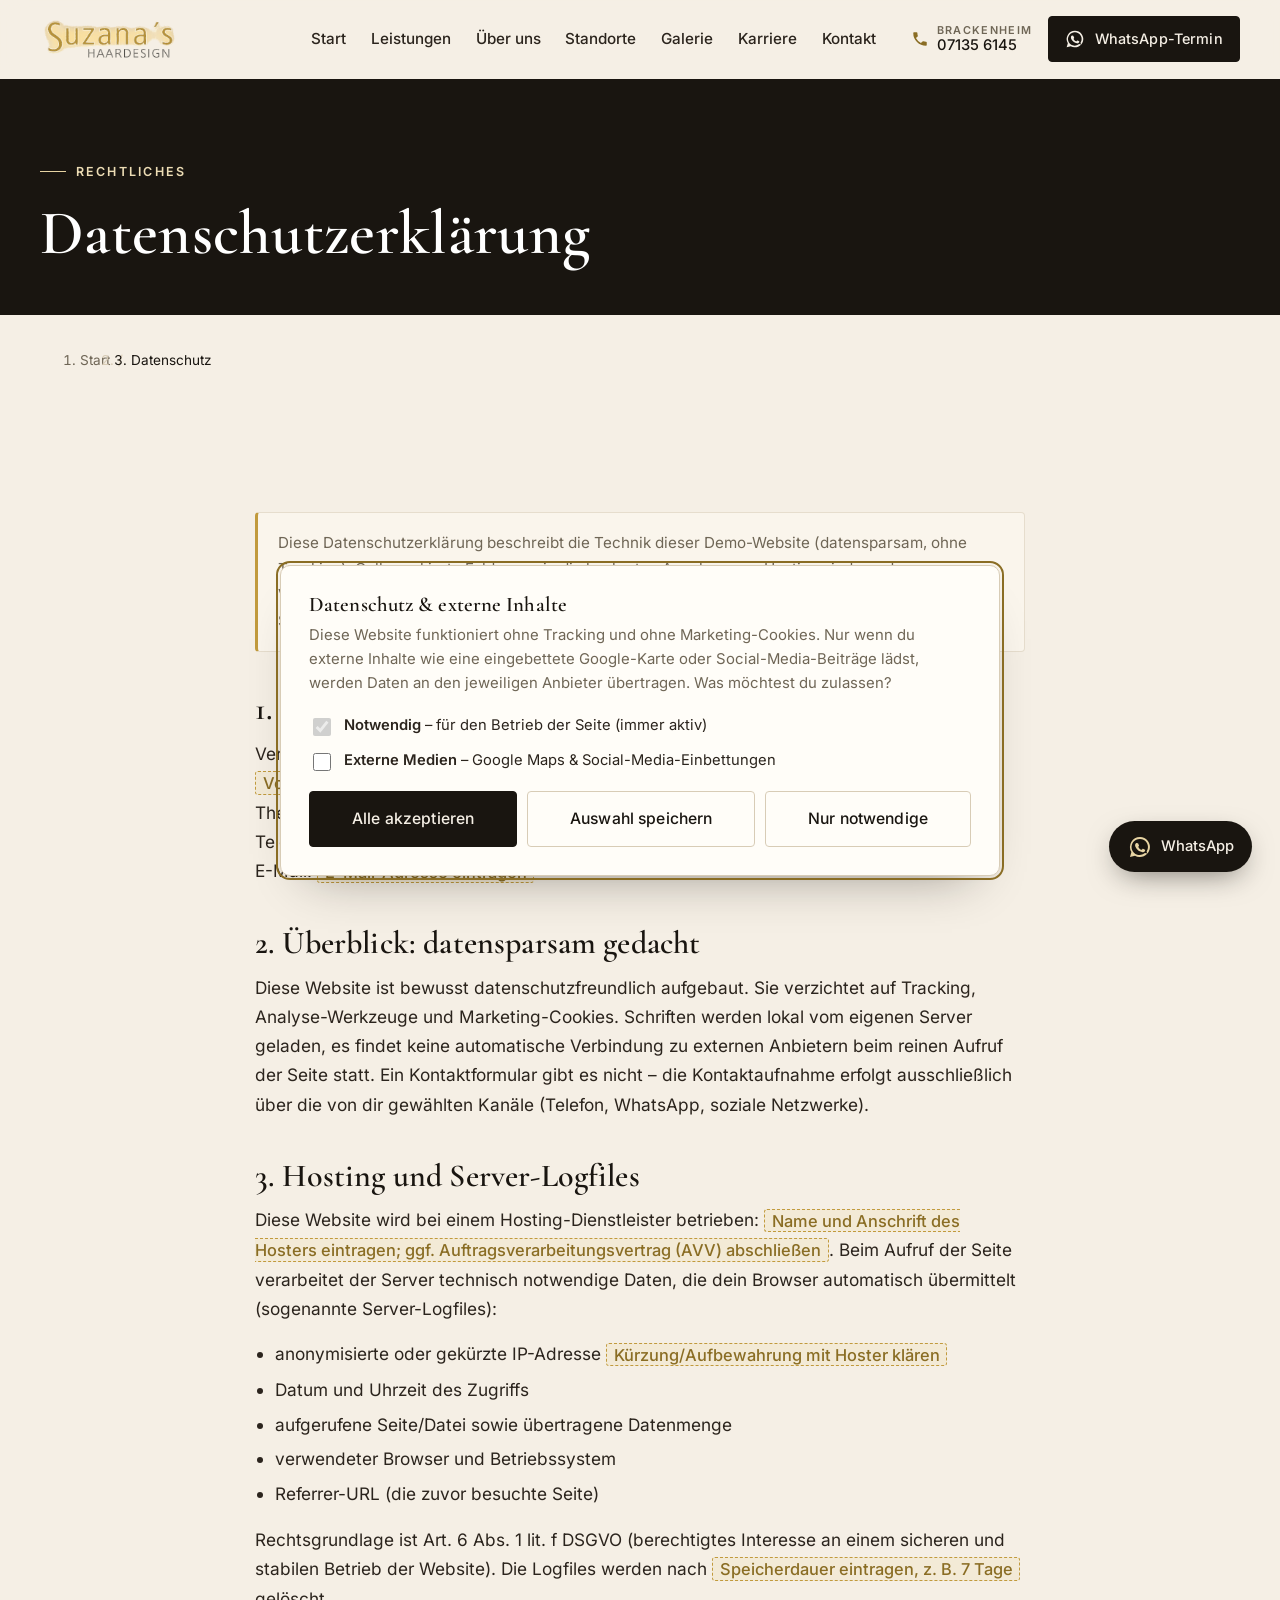
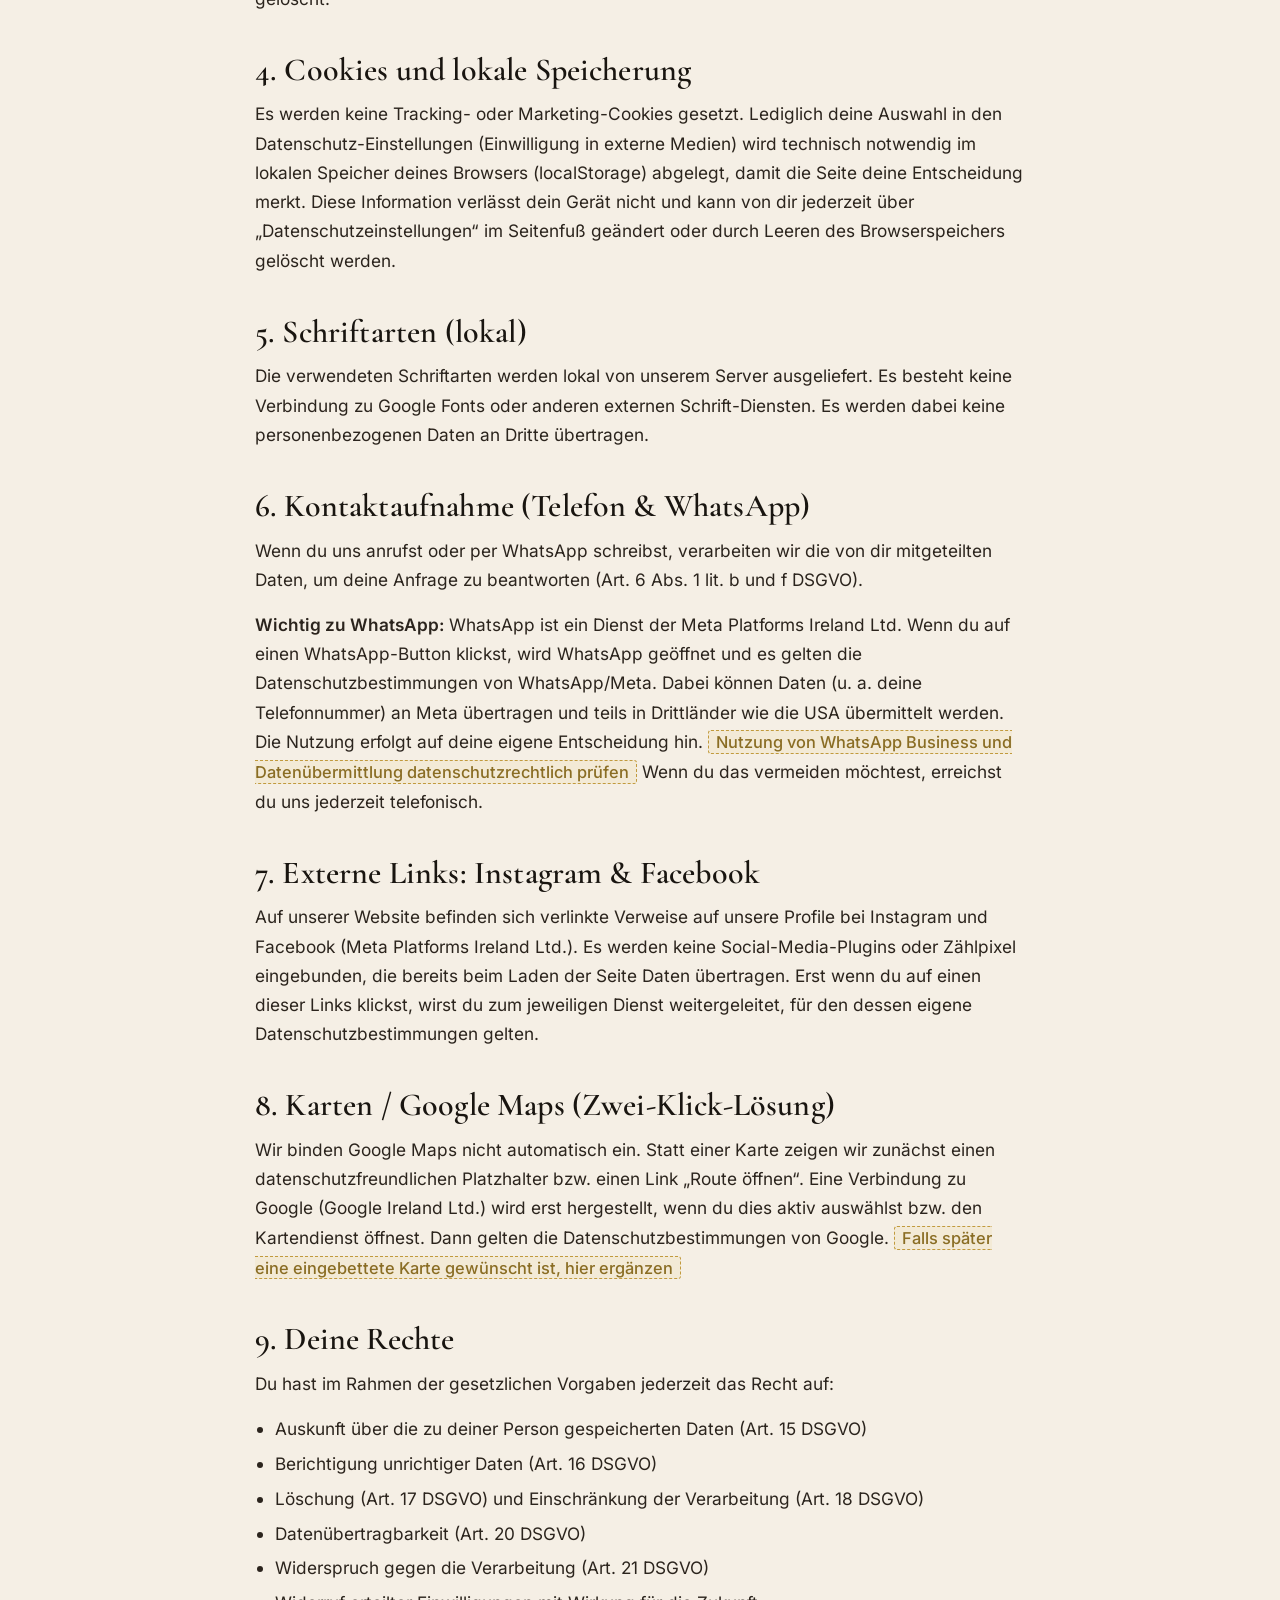
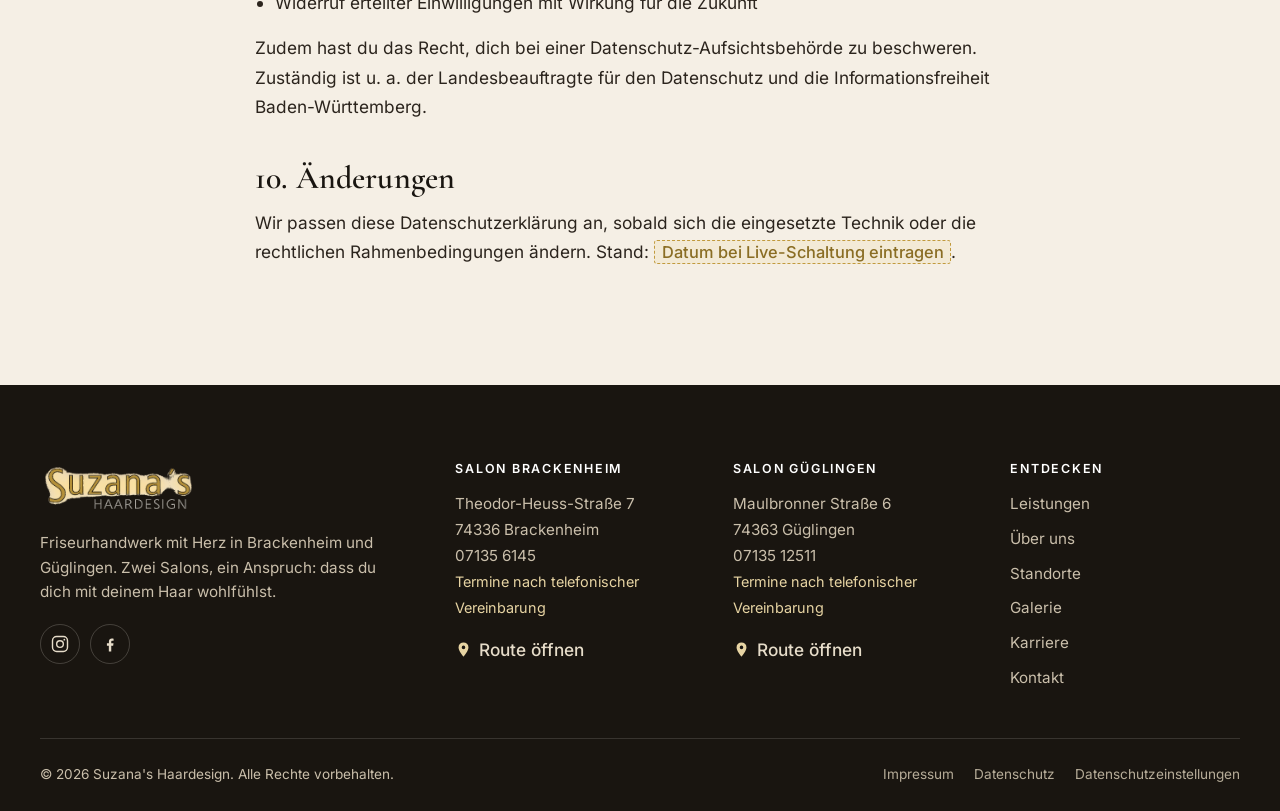
<file: datenschutz.html>
<!doctype html>
<html lang="de">
<head>
<meta charset="utf-8">
<meta name="viewport" content="width=device-width, initial-scale=1">
<title>Datenschutz – Suzana's Haardesign</title>
<meta name="description" content="Datenschutzerklärung von Suzana's Haardesign: datensparsam, ohne Tracking, mit lokal geladenen Schriften und Zwei-Klick-Lösung für externe Dienste.">
<link rel="canonical" href="https://www.suzanas-haardesign.de/datenschutz.html">
<meta name="theme-color" content="#171310">
<meta name="robots" content="index, follow">
<meta property="og:type" content="website">
<meta property="og:site_name" content="Suzana's Haardesign">
<meta property="og:locale" content="de_DE">
<meta property="og:title" content="Datenschutz – Suzana's Haardesign">
<meta property="og:description" content="Datenschutzerklärung von Suzana's Haardesign: datensparsam, ohne Tracking, mit lokal geladenen Schriften und Zwei-Klick-Lösung für externe Dienste.">
<meta property="og:url" content="https://www.suzanas-haardesign.de/datenschutz.html">
<meta property="og:image" content="https://www.suzanas-haardesign.de/assets/img/hero-salon-1200.webp">
<meta name="twitter:card" content="summary_large_image">
<link rel="icon" href="assets/logo/favicon.svg" type="image/svg+xml">
<link rel="apple-touch-icon" href="assets/logo/apple-touch-icon.png">
<link rel="preload" as="font" type="font/woff2" href="assets/fonts/cormorant-garamond-600.woff2" crossorigin>
<link rel="preload" as="font" type="font/woff2" href="assets/fonts/inter-400.woff2" crossorigin>
<link rel="stylesheet" href="css/styles.css">

</head>
<body>
<a class="skip-link" href="#main">Zum Inhalt springen</a>
<header class="site-header" data-header>
  <div class="wrap site-header__inner">
    <a class="brand" href="index.html" aria-label="Suzana's Haardesign – zur Startseite">
      <img src="assets/logo/logo.webp" width="176" height="58" alt="Suzana's Haardesign" class="brand__logo">
    </a>
    <nav class="site-nav" aria-label="Hauptnavigation">
      <ul><li><a href="index.html">Start</a></li><li><a href="leistungen.html">Leistungen</a></li><li><a href="ueber-uns.html">Über uns</a></li><li><a href="standorte.html">Standorte</a></li><li><a href="galerie.html">Galerie</a></li><li><a href="karriere.html">Karriere</a></li><li><a href="kontakt.html">Kontakt</a></li></ul>
    </nav>
    <div class="site-header__actions">
      <a class="header-phone" href="tel:+4971356145">
        <span class="header-phone__icon" aria-hidden="true"><svg viewBox="0 0 24 24" aria-hidden="true" focusable="false"><path d="M6.6 10.8a15.5 15.5 0 0 0 6.6 6.6l2.2-2.2a1 1 0 0 1 1-.24 11.4 11.4 0 0 0 3.6.58 1 1 0 0 1 1 1V20a1 1 0 0 1-1 1A17 17 0 0 1 3 4a1 1 0 0 1 1-1h3.5a1 1 0 0 1 1 1 11.4 11.4 0 0 0 .58 3.6 1 1 0 0 1-.24 1z" fill="currentColor"/></svg></span>
        <span class="header-phone__text"><span class="header-phone__label">Brackenheim</span>07135 6145</span>
      </a>
      <a class="btn btn--primary btn--sm" href="https://wa.me/491533901963?text=Hallo%20Suzana's%20Haardesign%2C%20ich%20w%C3%BCrde%20gerne%20einen%20Termin%20vereinbaren." target="_blank" rel="noopener"><span class="btn__icon"><svg viewBox="0 0 24 24" aria-hidden="true" focusable="false"><path d="M12 2a10 10 0 0 0-8.6 15.1L2 22l5-1.3A10 10 0 1 0 12 2zm0 2a8 8 0 0 1 6.9 12l-.3.5.6 2.1-2.2-.6-.5.3A8 8 0 1 1 12 4zm-3.3 3.9c-.2 0-.5.1-.7.3-.3.3-.9.9-.9 2.1s.9 2.4 1 2.6c.1.2 1.7 2.7 4.2 3.7 2.1.8 2.5.7 3 .6.5 0 1.5-.6 1.7-1.2.2-.6.2-1.1.1-1.2-.1-.1-.3-.2-.6-.3l-1.5-.7c-.2-.1-.4-.1-.5.1l-.6.8c-.1.2-.3.2-.5.1-.7-.3-1.4-.6-2.1-1.4-.5-.6-.9-1.2-1-1.4-.1-.2 0-.3.1-.4l.4-.4c.1-.2.2-.3.2-.5s0-.3-.1-.4l-.7-1.7c-.2-.4-.4-.4-.6-.4z" fill="currentColor"/></svg></span><span>WhatsApp-Termin</span></a>
      <button class="nav-toggle" type="button" aria-expanded="false" aria-controls="mobile-nav" aria-label="Menü öffnen" data-nav-toggle>
        <span class="nav-toggle__open" aria-hidden="true"><svg viewBox="0 0 24 24" aria-hidden="true" focusable="false"><path d="M4 7h16M4 12h16M4 17h16" fill="none" stroke="currentColor" stroke-width="1.8" stroke-linecap="round"/></svg></span>
        <span class="nav-toggle__close" aria-hidden="true"><svg viewBox="0 0 24 24" aria-hidden="true" focusable="false"><path d="M6 6l12 12M18 6 6 18" fill="none" stroke="currentColor" stroke-width="1.8" stroke-linecap="round"/></svg></span>
      </button>
    </div>
  </div>
</header>
<div class="mobile-nav" id="mobile-nav" data-mobile-nav hidden>
  <nav class="mobile-nav__inner wrap" aria-label="Mobile Navigation">
    <ul><li><a href="index.html">Start</a></li><li><a href="leistungen.html">Leistungen</a></li><li><a href="ueber-uns.html">Über uns</a></li><li><a href="standorte.html">Standorte</a></li><li><a href="galerie.html">Galerie</a></li><li><a href="karriere.html">Karriere</a></li><li><a href="kontakt.html">Kontakt</a></li></ul>
    <div class="mobile-nav__cta">
      <a class="btn btn--primary" href="https://wa.me/491533901963?text=Hallo%20Suzana's%20Haardesign%2C%20ich%20w%C3%BCrde%20gerne%20einen%20Termin%20vereinbaren." target="_blank" rel="noopener"><span class="btn__icon"><svg viewBox="0 0 24 24" aria-hidden="true" focusable="false"><path d="M12 2a10 10 0 0 0-8.6 15.1L2 22l5-1.3A10 10 0 1 0 12 2zm0 2a8 8 0 0 1 6.9 12l-.3.5.6 2.1-2.2-.6-.5.3A8 8 0 1 1 12 4zm-3.3 3.9c-.2 0-.5.1-.7.3-.3.3-.9.9-.9 2.1s.9 2.4 1 2.6c.1.2 1.7 2.7 4.2 3.7 2.1.8 2.5.7 3 .6.5 0 1.5-.6 1.7-1.2.2-.6.2-1.1.1-1.2-.1-.1-.3-.2-.6-.3l-1.5-.7c-.2-.1-.4-.1-.5.1l-.6.8c-.1.2-.3.2-.5.1-.7-.3-1.4-.6-2.1-1.4-.5-.6-.9-1.2-1-1.4-.1-.2 0-.3.1-.4l.4-.4c.1-.2.2-.3.2-.5s0-.3-.1-.4l-.7-1.7c-.2-.4-.4-.4-.6-.4z" fill="currentColor"/></svg></span><span>Termin per WhatsApp</span><span class="btn__arrow"><svg viewBox="0 0 24 24" aria-hidden="true" focusable="false"><path d="M5 12h13M13 6l6 6-6 6" fill="none" stroke="currentColor" stroke-width="1.8" stroke-linecap="round" stroke-linejoin="round"/></svg></span></a>
      <div class="mobile-nav__phones">
        <a href="tel:+4971356145"><span aria-hidden="true"><svg viewBox="0 0 24 24" aria-hidden="true" focusable="false"><path d="M6.6 10.8a15.5 15.5 0 0 0 6.6 6.6l2.2-2.2a1 1 0 0 1 1-.24 11.4 11.4 0 0 0 3.6.58 1 1 0 0 1 1 1V20a1 1 0 0 1-1 1A17 17 0 0 1 3 4a1 1 0 0 1 1-1h3.5a1 1 0 0 1 1 1 11.4 11.4 0 0 0 .58 3.6 1 1 0 0 1-.24 1z" fill="currentColor"/></svg></span> Brackenheim: 07135 6145</a><a href="tel:+49713512511"><span aria-hidden="true"><svg viewBox="0 0 24 24" aria-hidden="true" focusable="false"><path d="M6.6 10.8a15.5 15.5 0 0 0 6.6 6.6l2.2-2.2a1 1 0 0 1 1-.24 11.4 11.4 0 0 0 3.6.58 1 1 0 0 1 1 1V20a1 1 0 0 1-1 1A17 17 0 0 1 3 4a1 1 0 0 1 1-1h3.5a1 1 0 0 1 1 1 11.4 11.4 0 0 0 .58 3.6 1 1 0 0 1-.24 1z" fill="currentColor"/></svg></span> Güglingen: 07135 12511</a>
      </div>
      <div class="mobile-nav__social">
        <a href="https://www.instagram.com/suzanas_haardesign/" target="_blank" rel="noopener" aria-label="Instagram (öffnet extern)"><svg viewBox="0 0 24 24" aria-hidden="true" focusable="false"><rect x="3" y="3" width="18" height="18" rx="5" fill="none" stroke="currentColor" stroke-width="1.7"/><circle cx="12" cy="12" r="4" fill="none" stroke="currentColor" stroke-width="1.7"/><circle cx="17.2" cy="6.8" r="1.1" fill="currentColor"/></svg></a>
        <a href="https://www.facebook.com/p/Suzanas-Haardesign-100054323869623/?locale=de_DE" target="_blank" rel="noopener" aria-label="Facebook (öffnet extern)"><svg viewBox="0 0 24 24" aria-hidden="true" focusable="false"><path d="M13.5 21v-7h2.3l.4-2.8h-2.7V9.4c0-.8.2-1.4 1.4-1.4h1.4V5.6c-.7-.1-1.4-.1-2.1-.1-2.1 0-3.5 1.3-3.5 3.6v2H8.3V14h2.3v7z" fill="currentColor"/></svg></a>
      </div>
    </div>
  </nav>
</div>
<main id="main">

<section class="page-hero">
    <div class="wrap">
      <p class="eyebrow eyebrow--light"><span class="eyebrow__mark" aria-hidden="true"></span>Rechtliches</p>
      <h1>Datenschutzerklärung</h1>
      
    </div>
  </section>
<nav class="breadcrumb wrap" aria-label="Brotkrumen"><ol><li><a href="index.html">Start</a></li><li class="crumb-sep" aria-hidden="true">/</li><li aria-current="page">Datenschutz</li></ol></nav>
<script type="application/ld+json">{"@context":"https://schema.org","@type":"BreadcrumbList","itemListElement":[{"@type":"ListItem","position":1,"name":"Start","item":"https://www.suzanas-haardesign.de/index.html"},{"@type":"ListItem","position":2,"name":"Datenschutz","item":"https://www.suzanas-haardesign.de/"}]}</script>

<section class="section">
  <div class="wrap prose">
    <div class="note-box">Diese Datenschutzerklärung beschreibt die Technik dieser Demo-Website (datensparsam, ohne Tracking). Gelb markierte Felder sowie die konkreten Angaben zum Hosting sind vor der Veröffentlichung zu ergänzen. Eine abschließende rechtliche Prüfung sollte durch eine fachkundige Stelle erfolgen.</div>

    <h2>1. Verantwortlicher</h2>
    <p>
      Verantwortlich für die Datenverarbeitung auf dieser Website ist:<br>
      <span class="placeholder">Vollständiger Name / Firma – siehe Impressum</span><br>
      Theodor-Heuss-Straße 7, 74336 Brackenheim<br>
      Telefon: <a href="tel:+4971356145">07135 6145</a><br>
      E-Mail: <span class="placeholder">E-Mail-Adresse eintragen</span>
    </p>

    <h2>2. Überblick: datensparsam gedacht</h2>
    <p>Diese Website ist bewusst datenschutzfreundlich aufgebaut. Sie verzichtet auf Tracking, Analyse-Werkzeuge und Marketing-Cookies. Schriften werden lokal vom eigenen Server geladen, es findet keine automatische Verbindung zu externen Anbietern beim reinen Aufruf der Seite statt. Ein Kontaktformular gibt es nicht – die Kontaktaufnahme erfolgt ausschließlich über die von dir gewählten Kanäle (Telefon, WhatsApp, soziale Netzwerke).</p>

    <h2>3. Hosting und Server-Logfiles</h2>
    <p>Diese Website wird bei einem Hosting-Dienstleister betrieben: <span class="placeholder">Name und Anschrift des Hosters eintragen; ggf. Auftragsverarbeitungsvertrag (AVV) abschließen</span>. Beim Aufruf der Seite verarbeitet der Server technisch notwendige Daten, die dein Browser automatisch übermittelt (sogenannte Server-Logfiles):</p>
    <ul class="bullets">
      <li>anonymisierte oder gekürzte IP-Adresse <span class="placeholder">Kürzung/Aufbewahrung mit Hoster klären</span></li>
      <li>Datum und Uhrzeit des Zugriffs</li>
      <li>aufgerufene Seite/Datei sowie übertragene Datenmenge</li>
      <li>verwendeter Browser und Betriebssystem</li>
      <li>Referrer-URL (die zuvor besuchte Seite)</li>
    </ul>
    <p>Rechtsgrundlage ist Art. 6 Abs. 1 lit. f DSGVO (berechtigtes Interesse an einem sicheren und stabilen Betrieb der Website). Die Logfiles werden nach <span class="placeholder">Speicherdauer eintragen, z. B. 7 Tage</span> gelöscht.</p>

    <h2>4. Cookies und lokale Speicherung</h2>
    <p>Es werden keine Tracking- oder Marketing-Cookies gesetzt. Lediglich deine Auswahl in den Datenschutz-Einstellungen (Einwilligung in externe Medien) wird technisch notwendig im lokalen Speicher deines Browsers (localStorage) abgelegt, damit die Seite deine Entscheidung merkt. Diese Information verlässt dein Gerät nicht und kann von dir jederzeit über „Datenschutzeinstellungen“ im Seitenfuß geändert oder durch Leeren des Browserspeichers gelöscht werden.</p>

    <h2>5. Schriftarten (lokal)</h2>
    <p>Die verwendeten Schriftarten werden lokal von unserem Server ausgeliefert. Es besteht keine Verbindung zu Google Fonts oder anderen externen Schrift-Diensten. Es werden dabei keine personenbezogenen Daten an Dritte übertragen.</p>

    <h2>6. Kontaktaufnahme (Telefon &amp; WhatsApp)</h2>
    <p>Wenn du uns anrufst oder per WhatsApp schreibst, verarbeiten wir die von dir mitgeteilten Daten, um deine Anfrage zu beantworten (Art. 6 Abs. 1 lit. b und f DSGVO).</p>
    <p><strong>Wichtig zu WhatsApp:</strong> WhatsApp ist ein Dienst der Meta Platforms Ireland Ltd. Wenn du auf einen WhatsApp-Button klickst, wird WhatsApp geöffnet und es gelten die Datenschutzbestimmungen von WhatsApp/Meta. Dabei können Daten (u. a. deine Telefonnummer) an Meta übertragen und teils in Drittländer wie die USA übermittelt werden. Die Nutzung erfolgt auf deine eigene Entscheidung hin. <span class="placeholder">Nutzung von WhatsApp Business und Datenübermittlung datenschutzrechtlich prüfen</span> Wenn du das vermeiden möchtest, erreichst du uns jederzeit telefonisch.</p>

    <h2>7. Externe Links: Instagram &amp; Facebook</h2>
    <p>Auf unserer Website befinden sich verlinkte Verweise auf unsere Profile bei Instagram und Facebook (Meta Platforms Ireland Ltd.). Es werden keine Social-Media-Plugins oder Zählpixel eingebunden, die bereits beim Laden der Seite Daten übertragen. Erst wenn du auf einen dieser Links klickst, wirst du zum jeweiligen Dienst weitergeleitet, für den dessen eigene Datenschutzbestimmungen gelten.</p>

    <h2>8. Karten / Google Maps (Zwei-Klick-Lösung)</h2>
    <p>Wir binden Google Maps nicht automatisch ein. Statt einer Karte zeigen wir zunächst einen datenschutzfreundlichen Platzhalter bzw. einen Link „Route öffnen“. Eine Verbindung zu Google (Google Ireland Ltd.) wird erst hergestellt, wenn du dies aktiv auswählst bzw. den Kartendienst öffnest. Dann gelten die Datenschutzbestimmungen von Google. <span class="placeholder">Falls später eine eingebettete Karte gewünscht ist, hier ergänzen</span></p>

    <h2>9. Deine Rechte</h2>
    <p>Du hast im Rahmen der gesetzlichen Vorgaben jederzeit das Recht auf:</p>
    <ul class="bullets">
      <li>Auskunft über die zu deiner Person gespeicherten Daten (Art. 15 DSGVO)</li>
      <li>Berichtigung unrichtiger Daten (Art. 16 DSGVO)</li>
      <li>Löschung (Art. 17 DSGVO) und Einschränkung der Verarbeitung (Art. 18 DSGVO)</li>
      <li>Datenübertragbarkeit (Art. 20 DSGVO)</li>
      <li>Widerspruch gegen die Verarbeitung (Art. 21 DSGVO)</li>
      <li>Widerruf erteilter Einwilligungen mit Wirkung für die Zukunft</li>
    </ul>
    <p>Zudem hast du das Recht, dich bei einer Datenschutz-Aufsichtsbehörde zu beschweren. Zuständig ist u. a. der Landesbeauftragte für den Datenschutz und die Informationsfreiheit Baden-Württemberg.</p>

    <h2>10. Änderungen</h2>
    <p>Wir passen diese Datenschutzerklärung an, sobald sich die eingesetzte Technik oder die rechtlichen Rahmenbedingungen ändern. Stand: <span class="placeholder">Datum bei Live-Schaltung eintragen</span>.</p>
  </div>
</section>

</main>
<footer class="site-footer">
  <div class="wrap site-footer__grid">
    <div class="site-footer__brand">
      <img src="assets/logo/logo-light.webp" width="180" height="60" alt="Suzana's Haardesign" class="site-footer__logo">
      <p>Friseurhandwerk mit Herz in Brackenheim und Güglingen. Zwei Salons, ein Anspruch: dass du dich mit deinem Haar wohlfühlst.</p>
      <div class="site-footer__social">
        <a href="https://www.instagram.com/suzanas_haardesign/" target="_blank" rel="noopener" aria-label="Instagram (öffnet extern)"><svg viewBox="0 0 24 24" aria-hidden="true" focusable="false"><rect x="3" y="3" width="18" height="18" rx="5" fill="none" stroke="currentColor" stroke-width="1.7"/><circle cx="12" cy="12" r="4" fill="none" stroke="currentColor" stroke-width="1.7"/><circle cx="17.2" cy="6.8" r="1.1" fill="currentColor"/></svg></a>
        <a href="https://www.facebook.com/p/Suzanas-Haardesign-100054323869623/?locale=de_DE" target="_blank" rel="noopener" aria-label="Facebook (öffnet extern)"><svg viewBox="0 0 24 24" aria-hidden="true" focusable="false"><path d="M13.5 21v-7h2.3l.4-2.8h-2.7V9.4c0-.8.2-1.4 1.4-1.4h1.4V5.6c-.7-.1-1.4-.1-2.1-.1-2.1 0-3.5 1.3-3.5 3.6v2H8.3V14h2.3v7z" fill="currentColor"/></svg></a>
      </div>
    </div>
    <div class="site-footer__col">
      <h2>Salon Brackenheim</h2>
      <address>
        Theodor-Heuss-Straße 7<br>74336 Brackenheim<br>
        <a href="tel:+4971356145">07135 6145</a><br>
        <span class="site-footer__hours">Termine nach telefonischer Vereinbarung</span>
      </address>
      <a class="site-footer__route" href="https://www.google.com/maps/dir/?api=1&destination=Theodor-Heuss-Stra%C3%9Fe%207%2C%2074336%20Brackenheim" target="_blank" rel="noopener"><svg viewBox="0 0 24 24" aria-hidden="true" focusable="false"><path d="M12 2a7 7 0 0 0-7 7c0 4.6 6.2 12.2 6.5 12.5a.7.7 0 0 0 1 0C12.8 21.2 19 13.6 19 9a7 7 0 0 0-7-7zm0 9.5A2.5 2.5 0 1 1 12 6.5a2.5 2.5 0 0 1 0 5z" fill="currentColor"/></svg><span>Route öffnen</span></a>
    </div><div class="site-footer__col">
      <h2>Salon Güglingen</h2>
      <address>
        Maulbronner Straße 6<br>74363 Güglingen<br>
        <a href="tel:+49713512511">07135 12511</a><br>
        <span class="site-footer__hours">Termine nach telefonischer Vereinbarung</span>
      </address>
      <a class="site-footer__route" href="https://www.google.com/maps/dir/?api=1&destination=Maulbronner%20Stra%C3%9Fe%206%2C%2074363%20G%C3%BCglingen" target="_blank" rel="noopener"><svg viewBox="0 0 24 24" aria-hidden="true" focusable="false"><path d="M12 2a7 7 0 0 0-7 7c0 4.6 6.2 12.2 6.5 12.5a.7.7 0 0 0 1 0C12.8 21.2 19 13.6 19 9a7 7 0 0 0-7-7zm0 9.5A2.5 2.5 0 1 1 12 6.5a2.5 2.5 0 0 1 0 5z" fill="currentColor"/></svg><span>Route öffnen</span></a>
    </div>
    <nav class="site-footer__col" aria-label="Footer-Navigation">
      <h2>Entdecken</h2>
      <ul class="site-footer__nav">
        <li><a href="leistungen.html">Leistungen</a></li>
        <li><a href="ueber-uns.html">Über uns</a></li>
        <li><a href="standorte.html">Standorte</a></li>
        <li><a href="galerie.html">Galerie</a></li>
        <li><a href="karriere.html">Karriere</a></li>
        <li><a href="kontakt.html">Kontakt</a></li>
      </ul>
    </nav>
  </div>
  <div class="wrap site-footer__bottom">
    <p>© <span data-year>2026</span> Suzana's Haardesign. Alle Rechte vorbehalten.</p>
    <ul class="site-footer__legal">
      <li><a href="impressum.html">Impressum</a></li>
      <li><a href="datenschutz.html">Datenschutz</a></li>
      <li><button type="button" class="linklike" data-open-consent>Datenschutz&shy;einstellungen</button></li>
    </ul>
  </div>
</footer>
<a class="wa-float" href="https://wa.me/491533901963?text=Hallo%20Suzana's%20Haardesign%2C%20ich%20habe%20eine%20Frage." target="_blank" rel="noopener" aria-label="Kontakt per WhatsApp aufnehmen (öffnet WhatsApp)">
    <span class="wa-float__icon" aria-hidden="true"><svg viewBox="0 0 24 24" aria-hidden="true" focusable="false"><path d="M12 2a10 10 0 0 0-8.6 15.1L2 22l5-1.3A10 10 0 1 0 12 2zm0 2a8 8 0 0 1 6.9 12l-.3.5.6 2.1-2.2-.6-.5.3A8 8 0 1 1 12 4zm-3.3 3.9c-.2 0-.5.1-.7.3-.3.3-.9.9-.9 2.1s.9 2.4 1 2.6c.1.2 1.7 2.7 4.2 3.7 2.1.8 2.5.7 3 .6.5 0 1.5-.6 1.7-1.2.2-.6.2-1.1.1-1.2-.1-.1-.3-.2-.6-.3l-1.5-.7c-.2-.1-.4-.1-.5.1l-.6.8c-.1.2-.3.2-.5.1-.7-.3-1.4-.6-2.1-1.4-.5-.6-.9-1.2-1-1.4-.1-.2 0-.3.1-.4l.4-.4c.1-.2.2-.3.2-.5s0-.3-.1-.4l-.7-1.7c-.2-.4-.4-.4-.6-.4z" fill="currentColor"/></svg></span>
    <span class="wa-float__label">WhatsApp</span>
  </a>
<div class="consent" data-consent hidden role="dialog" aria-modal="false" aria-labelledby="consent-title" aria-describedby="consent-desc">
  <div class="consent__box" tabindex="-1">
    <h2 class="consent__title" id="consent-title">Datenschutz &amp; externe Inhalte</h2>
    <p class="consent__desc" id="consent-desc">Diese Website funktioniert ohne Tracking und ohne Marketing-Cookies. Nur wenn du externe Inhalte wie eine eingebettete Google-Karte oder Social-Media-Beiträge lädst, werden Daten an den jeweiligen Anbieter übertragen. Was möchtest du zulassen?</p>
    <div class="consent__row">
      <label class="consent__opt"><input type="checkbox" checked disabled> <span><strong>Notwendig</strong> – für den Betrieb der Seite (immer aktiv)</span></label>
      <label class="consent__opt"><input type="checkbox" data-consent-external> <span><strong>Externe Medien</strong> – Google Maps &amp; Social-Media-Einbettungen</span></label>
    </div>
    <div class="consent__actions">
      <button type="button" class="btn btn--primary" data-consent-accept-all>Alle akzeptieren</button>
      <button type="button" class="btn btn--ghost" data-consent-save>Auswahl speichern</button>
      <button type="button" class="btn btn--ghost" data-consent-reject>Nur notwendige</button>
    </div>
  </div>
</div>
<script src="js/main.js" defer></script>
</body>
</html>
</file>
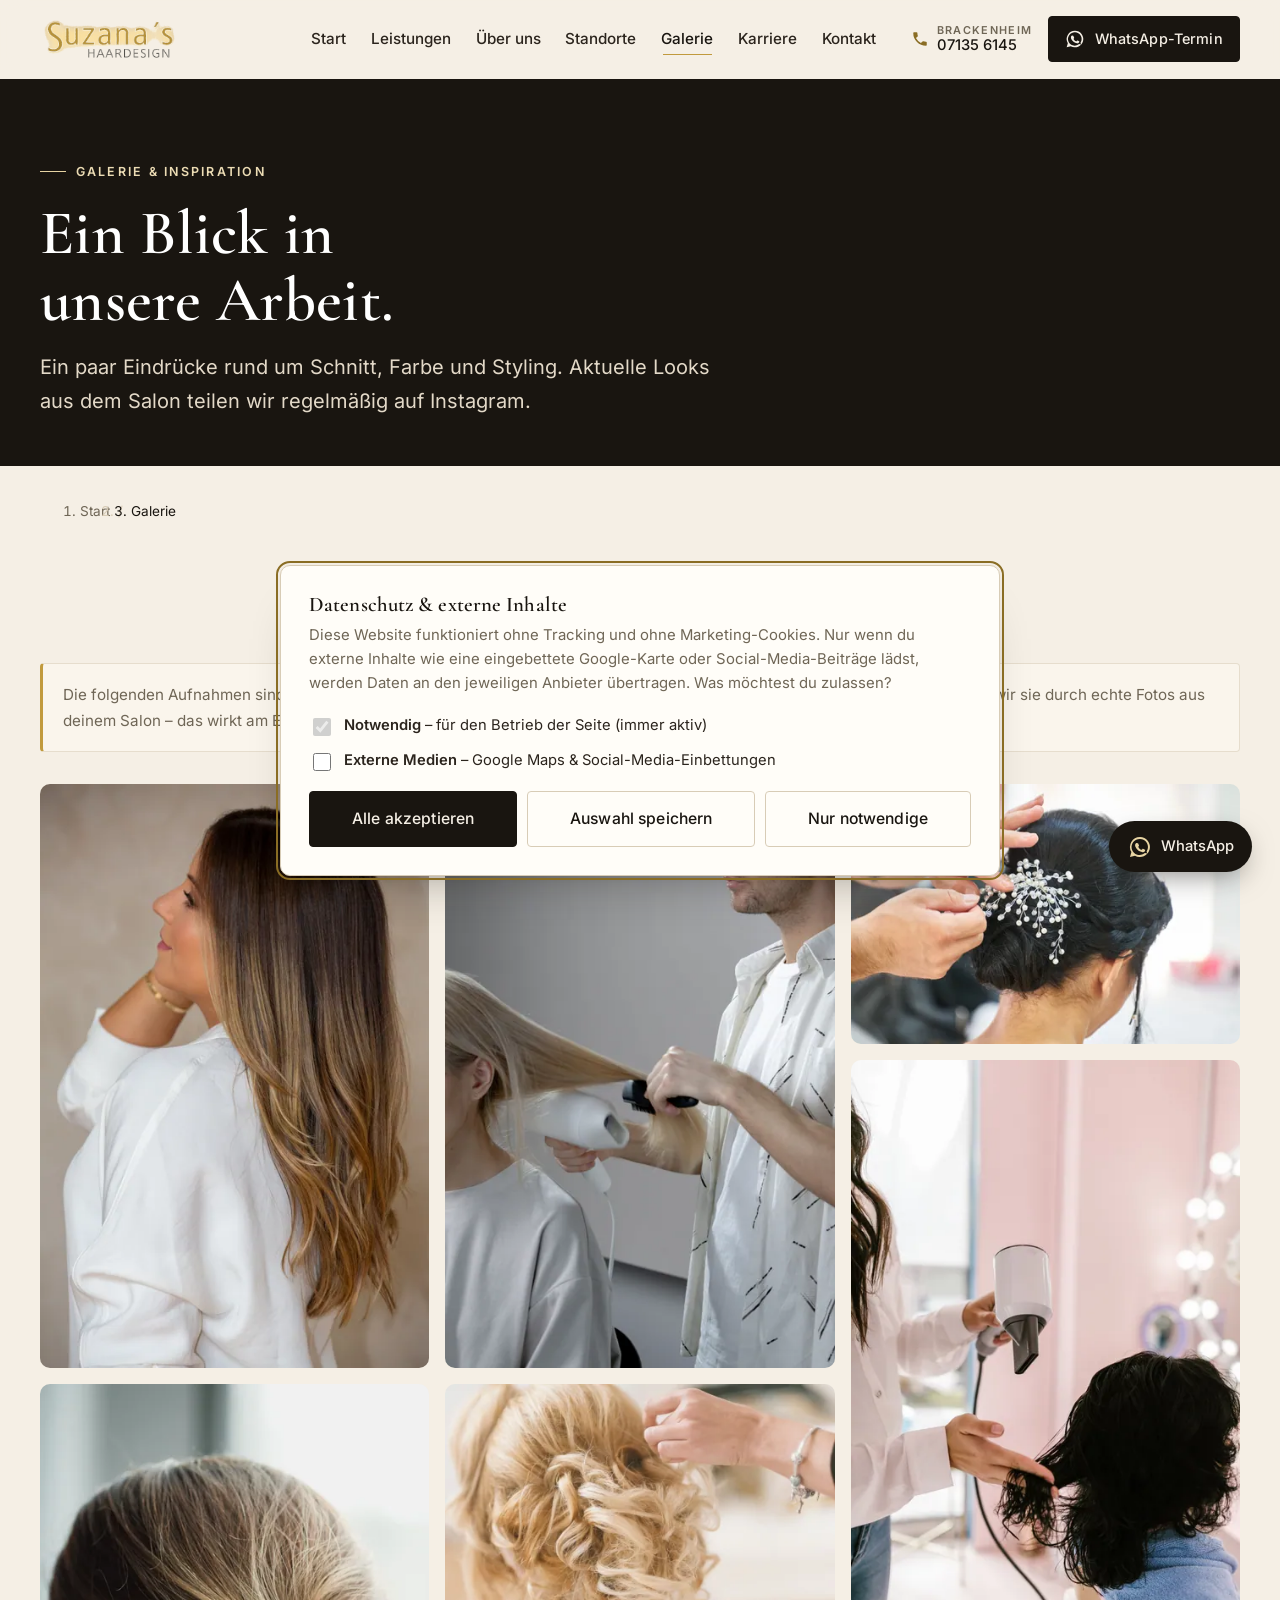
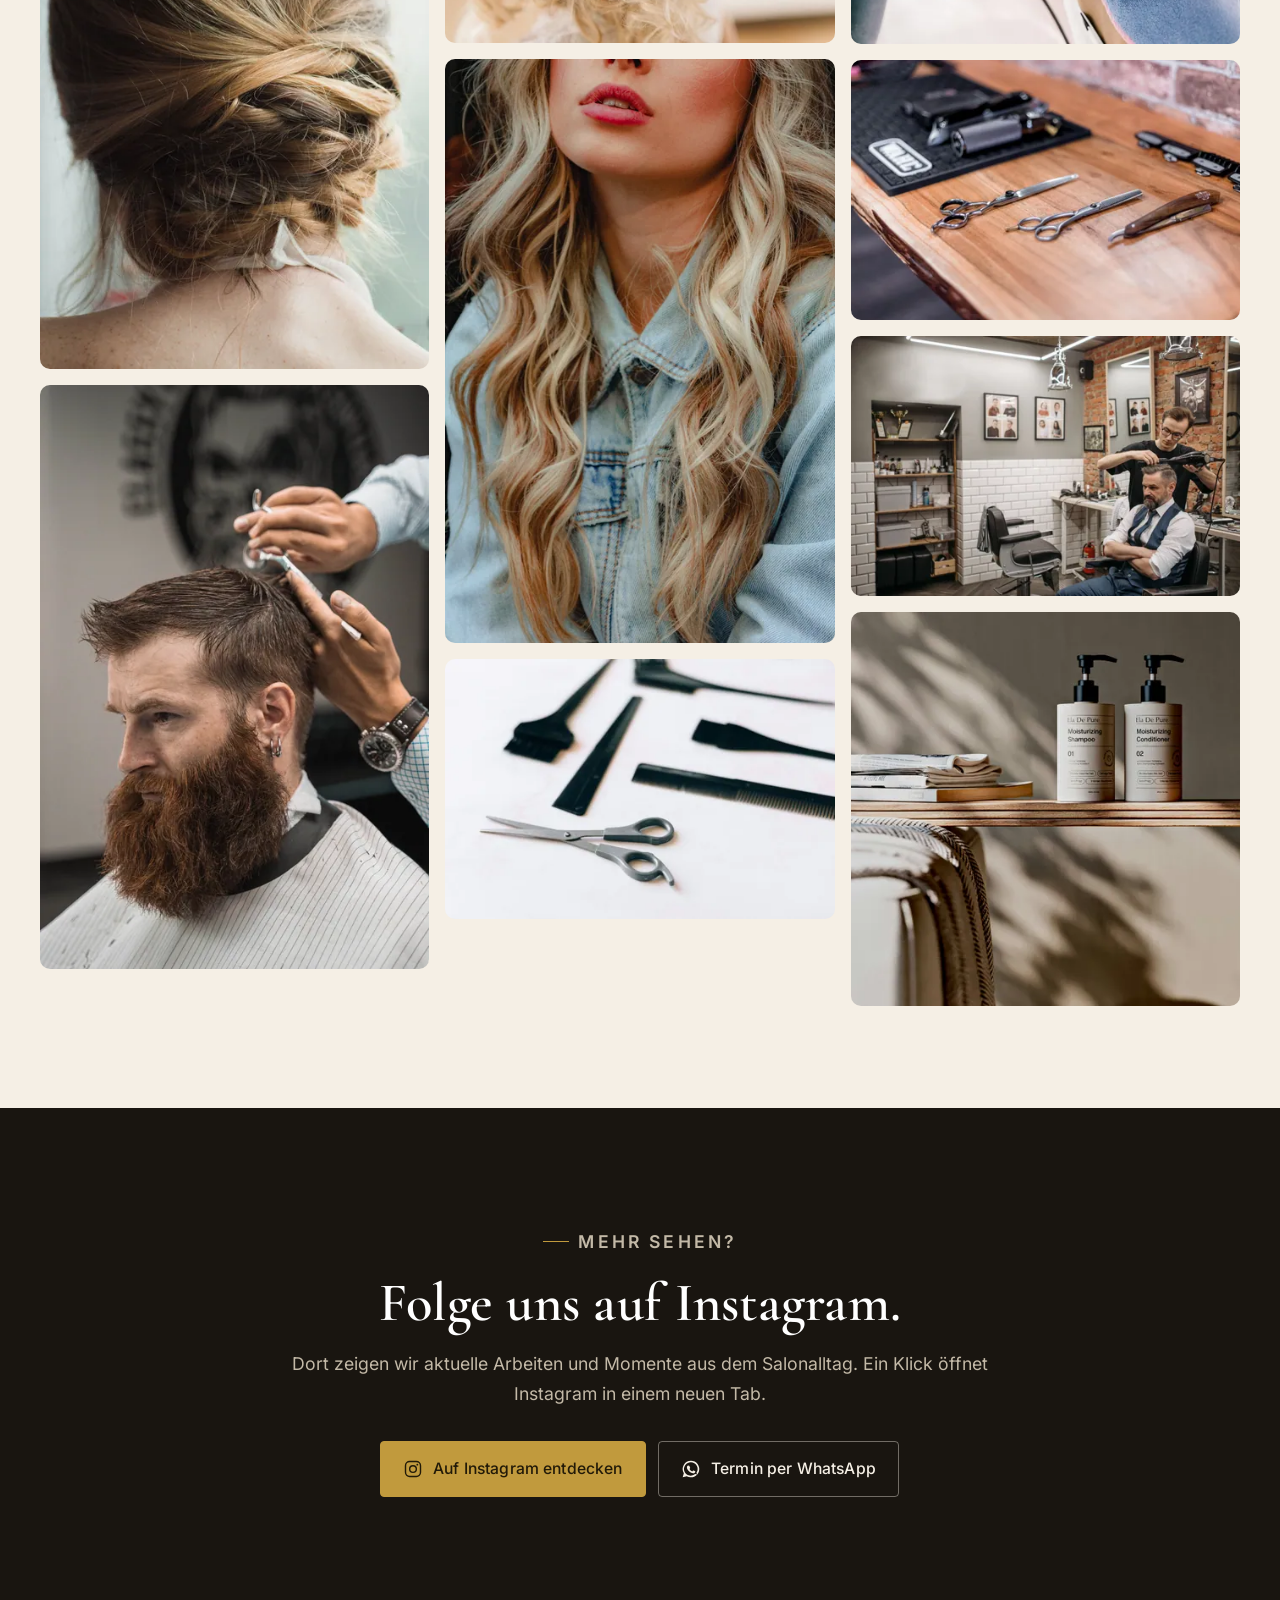
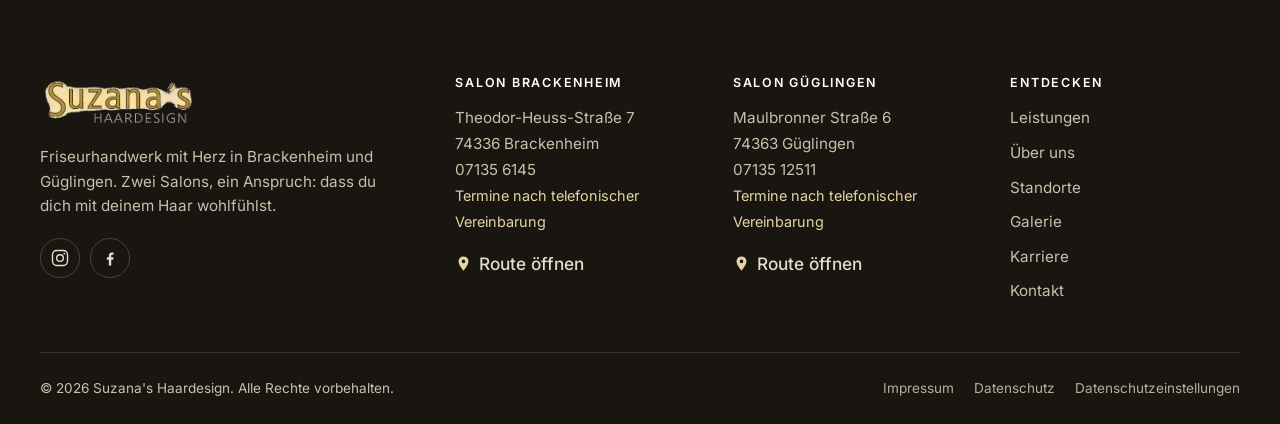
<file: galerie.html>
<!doctype html>
<html lang="de">
<head>
<meta charset="utf-8">
<meta name="viewport" content="width=device-width, initial-scale=1">
<title>Galerie – Eindrücke aus dem Salon | Suzana's Haardesign</title>
<meta name="description" content="Galerie von Suzana's Haardesign: Eindrücke rund um Schnitt, Farbe, Braut- und Hochsteckfrisuren. Aktuelle Looks findest du auf unserem Instagram-Profil.">
<link rel="canonical" href="https://www.suzanas-haardesign.de/galerie.html">
<meta name="theme-color" content="#171310">
<meta name="robots" content="index, follow">
<meta property="og:type" content="website">
<meta property="og:site_name" content="Suzana's Haardesign">
<meta property="og:locale" content="de_DE">
<meta property="og:title" content="Galerie – Eindrücke aus dem Salon | Suzana's Haardesign">
<meta property="og:description" content="Galerie von Suzana's Haardesign: Eindrücke rund um Schnitt, Farbe, Braut- und Hochsteckfrisuren. Aktuelle Looks findest du auf unserem Instagram-Profil.">
<meta property="og:url" content="https://www.suzanas-haardesign.de/galerie.html">
<meta property="og:image" content="https://www.suzanas-haardesign.de/assets/img/hero-salon-1200.webp">
<meta name="twitter:card" content="summary_large_image">
<link rel="icon" href="assets/logo/favicon.svg" type="image/svg+xml">
<link rel="apple-touch-icon" href="assets/logo/apple-touch-icon.png">
<link rel="preload" as="font" type="font/woff2" href="assets/fonts/cormorant-garamond-600.woff2" crossorigin>
<link rel="preload" as="font" type="font/woff2" href="assets/fonts/inter-400.woff2" crossorigin>
<link rel="stylesheet" href="css/styles.css">

</head>
<body>
<a class="skip-link" href="#main">Zum Inhalt springen</a>
<header class="site-header" data-header>
  <div class="wrap site-header__inner">
    <a class="brand" href="index.html" aria-label="Suzana's Haardesign – zur Startseite">
      <img src="assets/logo/logo.webp" width="176" height="58" alt="Suzana's Haardesign" class="brand__logo">
    </a>
    <nav class="site-nav" aria-label="Hauptnavigation">
      <ul><li><a href="index.html">Start</a></li><li><a href="leistungen.html">Leistungen</a></li><li><a href="ueber-uns.html">Über uns</a></li><li><a href="standorte.html">Standorte</a></li><li><a href="galerie.html" aria-current="page">Galerie</a></li><li><a href="karriere.html">Karriere</a></li><li><a href="kontakt.html">Kontakt</a></li></ul>
    </nav>
    <div class="site-header__actions">
      <a class="header-phone" href="tel:+4971356145">
        <span class="header-phone__icon" aria-hidden="true"><svg viewBox="0 0 24 24" aria-hidden="true" focusable="false"><path d="M6.6 10.8a15.5 15.5 0 0 0 6.6 6.6l2.2-2.2a1 1 0 0 1 1-.24 11.4 11.4 0 0 0 3.6.58 1 1 0 0 1 1 1V20a1 1 0 0 1-1 1A17 17 0 0 1 3 4a1 1 0 0 1 1-1h3.5a1 1 0 0 1 1 1 11.4 11.4 0 0 0 .58 3.6 1 1 0 0 1-.24 1z" fill="currentColor"/></svg></span>
        <span class="header-phone__text"><span class="header-phone__label">Brackenheim</span>07135 6145</span>
      </a>
      <a class="btn btn--primary btn--sm" href="https://wa.me/491533901963?text=Hallo%20Suzana's%20Haardesign%2C%20ich%20w%C3%BCrde%20gerne%20einen%20Termin%20vereinbaren." target="_blank" rel="noopener"><span class="btn__icon"><svg viewBox="0 0 24 24" aria-hidden="true" focusable="false"><path d="M12 2a10 10 0 0 0-8.6 15.1L2 22l5-1.3A10 10 0 1 0 12 2zm0 2a8 8 0 0 1 6.9 12l-.3.5.6 2.1-2.2-.6-.5.3A8 8 0 1 1 12 4zm-3.3 3.9c-.2 0-.5.1-.7.3-.3.3-.9.9-.9 2.1s.9 2.4 1 2.6c.1.2 1.7 2.7 4.2 3.7 2.1.8 2.5.7 3 .6.5 0 1.5-.6 1.7-1.2.2-.6.2-1.1.1-1.2-.1-.1-.3-.2-.6-.3l-1.5-.7c-.2-.1-.4-.1-.5.1l-.6.8c-.1.2-.3.2-.5.1-.7-.3-1.4-.6-2.1-1.4-.5-.6-.9-1.2-1-1.4-.1-.2 0-.3.1-.4l.4-.4c.1-.2.2-.3.2-.5s0-.3-.1-.4l-.7-1.7c-.2-.4-.4-.4-.6-.4z" fill="currentColor"/></svg></span><span>WhatsApp-Termin</span></a>
      <button class="nav-toggle" type="button" aria-expanded="false" aria-controls="mobile-nav" aria-label="Menü öffnen" data-nav-toggle>
        <span class="nav-toggle__open" aria-hidden="true"><svg viewBox="0 0 24 24" aria-hidden="true" focusable="false"><path d="M4 7h16M4 12h16M4 17h16" fill="none" stroke="currentColor" stroke-width="1.8" stroke-linecap="round"/></svg></span>
        <span class="nav-toggle__close" aria-hidden="true"><svg viewBox="0 0 24 24" aria-hidden="true" focusable="false"><path d="M6 6l12 12M18 6 6 18" fill="none" stroke="currentColor" stroke-width="1.8" stroke-linecap="round"/></svg></span>
      </button>
    </div>
  </div>
</header>
<div class="mobile-nav" id="mobile-nav" data-mobile-nav hidden>
  <nav class="mobile-nav__inner wrap" aria-label="Mobile Navigation">
    <ul><li><a href="index.html">Start</a></li><li><a href="leistungen.html">Leistungen</a></li><li><a href="ueber-uns.html">Über uns</a></li><li><a href="standorte.html">Standorte</a></li><li><a href="galerie.html" aria-current="page">Galerie</a></li><li><a href="karriere.html">Karriere</a></li><li><a href="kontakt.html">Kontakt</a></li></ul>
    <div class="mobile-nav__cta">
      <a class="btn btn--primary" href="https://wa.me/491533901963?text=Hallo%20Suzana's%20Haardesign%2C%20ich%20w%C3%BCrde%20gerne%20einen%20Termin%20vereinbaren." target="_blank" rel="noopener"><span class="btn__icon"><svg viewBox="0 0 24 24" aria-hidden="true" focusable="false"><path d="M12 2a10 10 0 0 0-8.6 15.1L2 22l5-1.3A10 10 0 1 0 12 2zm0 2a8 8 0 0 1 6.9 12l-.3.5.6 2.1-2.2-.6-.5.3A8 8 0 1 1 12 4zm-3.3 3.9c-.2 0-.5.1-.7.3-.3.3-.9.9-.9 2.1s.9 2.4 1 2.6c.1.2 1.7 2.7 4.2 3.7 2.1.8 2.5.7 3 .6.5 0 1.5-.6 1.7-1.2.2-.6.2-1.1.1-1.2-.1-.1-.3-.2-.6-.3l-1.5-.7c-.2-.1-.4-.1-.5.1l-.6.8c-.1.2-.3.2-.5.1-.7-.3-1.4-.6-2.1-1.4-.5-.6-.9-1.2-1-1.4-.1-.2 0-.3.1-.4l.4-.4c.1-.2.2-.3.2-.5s0-.3-.1-.4l-.7-1.7c-.2-.4-.4-.4-.6-.4z" fill="currentColor"/></svg></span><span>Termin per WhatsApp</span><span class="btn__arrow"><svg viewBox="0 0 24 24" aria-hidden="true" focusable="false"><path d="M5 12h13M13 6l6 6-6 6" fill="none" stroke="currentColor" stroke-width="1.8" stroke-linecap="round" stroke-linejoin="round"/></svg></span></a>
      <div class="mobile-nav__phones">
        <a href="tel:+4971356145"><span aria-hidden="true"><svg viewBox="0 0 24 24" aria-hidden="true" focusable="false"><path d="M6.6 10.8a15.5 15.5 0 0 0 6.6 6.6l2.2-2.2a1 1 0 0 1 1-.24 11.4 11.4 0 0 0 3.6.58 1 1 0 0 1 1 1V20a1 1 0 0 1-1 1A17 17 0 0 1 3 4a1 1 0 0 1 1-1h3.5a1 1 0 0 1 1 1 11.4 11.4 0 0 0 .58 3.6 1 1 0 0 1-.24 1z" fill="currentColor"/></svg></span> Brackenheim: 07135 6145</a><a href="tel:+49713512511"><span aria-hidden="true"><svg viewBox="0 0 24 24" aria-hidden="true" focusable="false"><path d="M6.6 10.8a15.5 15.5 0 0 0 6.6 6.6l2.2-2.2a1 1 0 0 1 1-.24 11.4 11.4 0 0 0 3.6.58 1 1 0 0 1 1 1V20a1 1 0 0 1-1 1A17 17 0 0 1 3 4a1 1 0 0 1 1-1h3.5a1 1 0 0 1 1 1 11.4 11.4 0 0 0 .58 3.6 1 1 0 0 1-.24 1z" fill="currentColor"/></svg></span> Güglingen: 07135 12511</a>
      </div>
      <div class="mobile-nav__social">
        <a href="https://www.instagram.com/suzanas_haardesign/" target="_blank" rel="noopener" aria-label="Instagram (öffnet extern)"><svg viewBox="0 0 24 24" aria-hidden="true" focusable="false"><rect x="3" y="3" width="18" height="18" rx="5" fill="none" stroke="currentColor" stroke-width="1.7"/><circle cx="12" cy="12" r="4" fill="none" stroke="currentColor" stroke-width="1.7"/><circle cx="17.2" cy="6.8" r="1.1" fill="currentColor"/></svg></a>
        <a href="https://www.facebook.com/p/Suzanas-Haardesign-100054323869623/?locale=de_DE" target="_blank" rel="noopener" aria-label="Facebook (öffnet extern)"><svg viewBox="0 0 24 24" aria-hidden="true" focusable="false"><path d="M13.5 21v-7h2.3l.4-2.8h-2.7V9.4c0-.8.2-1.4 1.4-1.4h1.4V5.6c-.7-.1-1.4-.1-2.1-.1-2.1 0-3.5 1.3-3.5 3.6v2H8.3V14h2.3v7z" fill="currentColor"/></svg></a>
      </div>
    </div>
  </nav>
</div>
<main id="main">

<section class="page-hero">
    <div class="wrap">
      <p class="eyebrow eyebrow--light"><span class="eyebrow__mark" aria-hidden="true"></span>Galerie & Inspiration</p>
      <h1>Ein Blick in unsere Arbeit.</h1>
      <p class="page-hero__sub">Ein paar Eindrücke rund um Schnitt, Farbe und Styling. Aktuelle Looks aus dem Salon teilen wir regelmäßig auf Instagram.</p>
    </div>
  </section>
<nav class="breadcrumb wrap" aria-label="Brotkrumen"><ol><li><a href="index.html">Start</a></li><li class="crumb-sep" aria-hidden="true">/</li><li aria-current="page">Galerie</li></ol></nav>
<script type="application/ld+json">{"@context":"https://schema.org","@type":"BreadcrumbList","itemListElement":[{"@type":"ListItem","position":1,"name":"Start","item":"https://www.suzanas-haardesign.de/index.html"},{"@type":"ListItem","position":2,"name":"Galerie","item":"https://www.suzanas-haardesign.de/"}]}</script>

<section class="section">
  <div class="wrap">
    <div class="note-box reveal" style="margin-bottom:2rem">Die folgenden Aufnahmen sind hochwertige, lizenzierte Beispielbilder, die den Stil unserer Arbeit vermitteln. Sehr gerne ersetzen wir sie durch echte Fotos aus deinem Salon – das wirkt am Ende am authentischsten.</div>
    <div class="gallery reveal">
      <figure>
        <img src="assets/img/balayage-braun-760.webp" srcset="assets/img/balayage-braun-460.webp 460w, assets/img/balayage-braun-760.webp 760w, assets/img/balayage-braun-1200.webp 1200w" sizes="(max-width:560px) 100vw, (max-width:960px) 50vw, 380px" alt="Weicher, natürlicher Farbverlauf in langem Haar" decoding="async" loading="lazy" class="">
        <figcaption>Weicher, natürlicher Farbverlauf in langem Haar</figcaption>
      </figure><figure>
        <img src="assets/img/hochsteck-blond-760.webp" srcset="assets/img/hochsteck-blond-460.webp 460w, assets/img/hochsteck-blond-760.webp 760w, assets/img/hochsteck-blond-1200.webp 1200w" sizes="(max-width:560px) 100vw, (max-width:960px) 50vw, 380px" alt="Elegante Hochsteckfrisur von hinten" decoding="async" loading="lazy" class="">
        <figcaption>Elegante Hochsteckfrisur von hinten</figcaption>
      </figure><figure>
        <img src="assets/img/herren-bart-760.webp" srcset="assets/img/herren-bart-460.webp 460w, assets/img/herren-bart-760.webp 760w, assets/img/herren-bart-1200.webp 1200w" sizes="(max-width:560px) 100vw, (max-width:960px) 50vw, 380px" alt="Präziser Herrenschnitt mit sauberer Kontur" decoding="async" loading="lazy" class="">
        <figcaption>Präziser Herrenschnitt mit sauberer Kontur</figcaption>
      </figure><figure>
        <img src="assets/img/damen-foehnen-760.webp" srcset="assets/img/damen-foehnen-460.webp 460w, assets/img/damen-foehnen-760.webp 760w, assets/img/damen-foehnen-1200.webp 1200w" sizes="(max-width:560px) 100vw, (max-width:960px) 50vw, 380px" alt="Föhnen und Styling von langem, blondem Haar" decoding="async" loading="lazy" class="">
        <figcaption>Föhnen und Styling von langem, blondem Haar</figcaption>
      </figure><figure>
        <img src="assets/img/braut-hochsteckfrisur-760.webp" srcset="assets/img/braut-hochsteckfrisur-460.webp 460w, assets/img/braut-hochsteckfrisur-760.webp 760w, assets/img/braut-hochsteckfrisur-1200.webp 1200w" sizes="(max-width:560px) 100vw, (max-width:960px) 50vw, 380px" alt="Verspielte Hochsteckfrisur für den großen Tag" decoding="async" loading="lazy" class="">
        <figcaption>Verspielte Hochsteckfrisur für den großen Tag</figcaption>
      </figure><figure>
        <img src="assets/img/balayage-blond-760.webp" srcset="assets/img/balayage-blond-460.webp 460w, assets/img/balayage-blond-760.webp 760w, assets/img/balayage-blond-1200.webp 1200w" sizes="(max-width:560px) 100vw, (max-width:960px) 50vw, 380px" alt="Blonder Balayage-Look mit weichen Übergängen" decoding="async" loading="lazy" class="">
        <figcaption>Blonder Balayage-Look mit weichen Übergängen</figcaption>
      </figure><figure>
        <img src="assets/img/detail-scheren-760.webp" srcset="assets/img/detail-scheren-460.webp 460w, assets/img/detail-scheren-760.webp 760w, assets/img/detail-scheren-1200.webp 1200w" sizes="(max-width:560px) 100vw, (max-width:960px) 50vw, 380px" alt="Handwerkzeug – Scheren und Kämme" decoding="async" loading="lazy" class="">
        <figcaption>Handwerkzeug – Scheren und Kämme</figcaption>
      </figure><figure>
        <img src="assets/img/braut-styling-760.webp" srcset="assets/img/braut-styling-460.webp 460w, assets/img/braut-styling-760.webp 760w, assets/img/braut-styling-1200.webp 1200w" sizes="(max-width:560px) 100vw, (max-width:960px) 50vw, 380px" alt="Anlassfrisur mit dezentem Haarschmuck" decoding="async" loading="lazy" class="">
        <figcaption>Anlassfrisur mit dezentem Haarschmuck</figcaption>
      </figure><figure>
        <img src="assets/img/damen-styling-760.webp" srcset="assets/img/damen-styling-460.webp 460w, assets/img/damen-styling-760.webp 760w, assets/img/damen-styling-1200.webp 1200w" sizes="(max-width:560px) 100vw, (max-width:960px) 50vw, 380px" alt="Styling im Salon" decoding="async" loading="lazy" class="">
        <figcaption>Styling im Salon</figcaption>
      </figure><figure>
        <img src="assets/img/detail-werkzeuge-holz-760.webp" srcset="assets/img/detail-werkzeuge-holz-460.webp 460w, assets/img/detail-werkzeuge-holz-760.webp 760w, assets/img/detail-werkzeuge-holz-1200.webp 1200w" sizes="(max-width:560px) 100vw, (max-width:960px) 50vw, 380px" alt="Werkzeug auf warmem Holz" decoding="async" loading="lazy" class="">
        <figcaption>Werkzeug auf warmem Holz</figcaption>
      </figure><figure>
        <img src="assets/img/herren-styling-760.webp" srcset="assets/img/herren-styling-460.webp 460w, assets/img/herren-styling-760.webp 760w, assets/img/herren-styling-1200.webp 1200w" sizes="(max-width:560px) 100vw, (max-width:960px) 50vw, 380px" alt="Moderner Salon von innen" decoding="async" loading="lazy" class="">
        <figcaption>Moderner Salon von innen</figcaption>
      </figure><figure>
        <img src="assets/img/detail-pflegeprodukte-760.webp" srcset="assets/img/detail-pflegeprodukte-460.webp 460w, assets/img/detail-pflegeprodukte-760.webp 760w, assets/img/detail-pflegeprodukte-1200.webp 1200w" sizes="(max-width:560px) 100vw, (max-width:960px) 50vw, 380px" alt="Pflegeprodukte in warmem Licht" decoding="async" loading="lazy" class="">
        <figcaption>Pflegeprodukte in warmem Licht</figcaption>
      </figure>
    </div>
  </div>
</section>

<section class="section section--ink">
  <div class="wrap cta-band reveal">
    <p class="eyebrow"><span class="eyebrow__mark" aria-hidden="true"></span>Mehr sehen?</p>
    <h2>Folge uns auf Instagram.</h2>
    <p>Dort zeigen wir aktuelle Arbeiten und Momente aus dem Salonalltag. Ein Klick öffnet Instagram in einem neuen Tab.</p>
    <div class="btn-group">
      <a class="btn btn--gold" href="https://www.instagram.com/suzanas_haardesign/" target="_blank" rel="noopener"><span class="btn__icon"><svg viewBox="0 0 24 24" aria-hidden="true" focusable="false"><rect x="3" y="3" width="18" height="18" rx="5" fill="none" stroke="currentColor" stroke-width="1.7"/><circle cx="12" cy="12" r="4" fill="none" stroke="currentColor" stroke-width="1.7"/><circle cx="17.2" cy="6.8" r="1.1" fill="currentColor"/></svg></span><span>Auf Instagram entdecken</span></a>
      <a class="btn btn--outline-light" href="https://wa.me/491533901963?text=Hallo%20Suzana's%20Haardesign%2C%20ich%20w%C3%BCrde%20gerne%20einen%20Termin%20vereinbaren." target="_blank" rel="noopener"><span class="btn__icon"><svg viewBox="0 0 24 24" aria-hidden="true" focusable="false"><path d="M12 2a10 10 0 0 0-8.6 15.1L2 22l5-1.3A10 10 0 1 0 12 2zm0 2a8 8 0 0 1 6.9 12l-.3.5.6 2.1-2.2-.6-.5.3A8 8 0 1 1 12 4zm-3.3 3.9c-.2 0-.5.1-.7.3-.3.3-.9.9-.9 2.1s.9 2.4 1 2.6c.1.2 1.7 2.7 4.2 3.7 2.1.8 2.5.7 3 .6.5 0 1.5-.6 1.7-1.2.2-.6.2-1.1.1-1.2-.1-.1-.3-.2-.6-.3l-1.5-.7c-.2-.1-.4-.1-.5.1l-.6.8c-.1.2-.3.2-.5.1-.7-.3-1.4-.6-2.1-1.4-.5-.6-.9-1.2-1-1.4-.1-.2 0-.3.1-.4l.4-.4c.1-.2.2-.3.2-.5s0-.3-.1-.4l-.7-1.7c-.2-.4-.4-.4-.6-.4z" fill="currentColor"/></svg></span><span>Termin per WhatsApp</span></a>
    </div>
  </div>
</section>

</main>
<footer class="site-footer">
  <div class="wrap site-footer__grid">
    <div class="site-footer__brand">
      <img src="assets/logo/logo-light.webp" width="180" height="60" alt="Suzana's Haardesign" class="site-footer__logo">
      <p>Friseurhandwerk mit Herz in Brackenheim und Güglingen. Zwei Salons, ein Anspruch: dass du dich mit deinem Haar wohlfühlst.</p>
      <div class="site-footer__social">
        <a href="https://www.instagram.com/suzanas_haardesign/" target="_blank" rel="noopener" aria-label="Instagram (öffnet extern)"><svg viewBox="0 0 24 24" aria-hidden="true" focusable="false"><rect x="3" y="3" width="18" height="18" rx="5" fill="none" stroke="currentColor" stroke-width="1.7"/><circle cx="12" cy="12" r="4" fill="none" stroke="currentColor" stroke-width="1.7"/><circle cx="17.2" cy="6.8" r="1.1" fill="currentColor"/></svg></a>
        <a href="https://www.facebook.com/p/Suzanas-Haardesign-100054323869623/?locale=de_DE" target="_blank" rel="noopener" aria-label="Facebook (öffnet extern)"><svg viewBox="0 0 24 24" aria-hidden="true" focusable="false"><path d="M13.5 21v-7h2.3l.4-2.8h-2.7V9.4c0-.8.2-1.4 1.4-1.4h1.4V5.6c-.7-.1-1.4-.1-2.1-.1-2.1 0-3.5 1.3-3.5 3.6v2H8.3V14h2.3v7z" fill="currentColor"/></svg></a>
      </div>
    </div>
    <div class="site-footer__col">
      <h2>Salon Brackenheim</h2>
      <address>
        Theodor-Heuss-Straße 7<br>74336 Brackenheim<br>
        <a href="tel:+4971356145">07135 6145</a><br>
        <span class="site-footer__hours">Termine nach telefonischer Vereinbarung</span>
      </address>
      <a class="site-footer__route" href="https://www.google.com/maps/dir/?api=1&destination=Theodor-Heuss-Stra%C3%9Fe%207%2C%2074336%20Brackenheim" target="_blank" rel="noopener"><svg viewBox="0 0 24 24" aria-hidden="true" focusable="false"><path d="M12 2a7 7 0 0 0-7 7c0 4.6 6.2 12.2 6.5 12.5a.7.7 0 0 0 1 0C12.8 21.2 19 13.6 19 9a7 7 0 0 0-7-7zm0 9.5A2.5 2.5 0 1 1 12 6.5a2.5 2.5 0 0 1 0 5z" fill="currentColor"/></svg><span>Route öffnen</span></a>
    </div><div class="site-footer__col">
      <h2>Salon Güglingen</h2>
      <address>
        Maulbronner Straße 6<br>74363 Güglingen<br>
        <a href="tel:+49713512511">07135 12511</a><br>
        <span class="site-footer__hours">Termine nach telefonischer Vereinbarung</span>
      </address>
      <a class="site-footer__route" href="https://www.google.com/maps/dir/?api=1&destination=Maulbronner%20Stra%C3%9Fe%206%2C%2074363%20G%C3%BCglingen" target="_blank" rel="noopener"><svg viewBox="0 0 24 24" aria-hidden="true" focusable="false"><path d="M12 2a7 7 0 0 0-7 7c0 4.6 6.2 12.2 6.5 12.5a.7.7 0 0 0 1 0C12.8 21.2 19 13.6 19 9a7 7 0 0 0-7-7zm0 9.5A2.5 2.5 0 1 1 12 6.5a2.5 2.5 0 0 1 0 5z" fill="currentColor"/></svg><span>Route öffnen</span></a>
    </div>
    <nav class="site-footer__col" aria-label="Footer-Navigation">
      <h2>Entdecken</h2>
      <ul class="site-footer__nav">
        <li><a href="leistungen.html">Leistungen</a></li>
        <li><a href="ueber-uns.html">Über uns</a></li>
        <li><a href="standorte.html">Standorte</a></li>
        <li><a href="galerie.html">Galerie</a></li>
        <li><a href="karriere.html">Karriere</a></li>
        <li><a href="kontakt.html">Kontakt</a></li>
      </ul>
    </nav>
  </div>
  <div class="wrap site-footer__bottom">
    <p>© <span data-year>2026</span> Suzana's Haardesign. Alle Rechte vorbehalten.</p>
    <ul class="site-footer__legal">
      <li><a href="impressum.html">Impressum</a></li>
      <li><a href="datenschutz.html">Datenschutz</a></li>
      <li><button type="button" class="linklike" data-open-consent>Datenschutz&shy;einstellungen</button></li>
    </ul>
  </div>
</footer>
<a class="wa-float" href="https://wa.me/491533901963?text=Hallo%20Suzana's%20Haardesign%2C%20ich%20habe%20eine%20Frage." target="_blank" rel="noopener" aria-label="Kontakt per WhatsApp aufnehmen (öffnet WhatsApp)">
    <span class="wa-float__icon" aria-hidden="true"><svg viewBox="0 0 24 24" aria-hidden="true" focusable="false"><path d="M12 2a10 10 0 0 0-8.6 15.1L2 22l5-1.3A10 10 0 1 0 12 2zm0 2a8 8 0 0 1 6.9 12l-.3.5.6 2.1-2.2-.6-.5.3A8 8 0 1 1 12 4zm-3.3 3.9c-.2 0-.5.1-.7.3-.3.3-.9.9-.9 2.1s.9 2.4 1 2.6c.1.2 1.7 2.7 4.2 3.7 2.1.8 2.5.7 3 .6.5 0 1.5-.6 1.7-1.2.2-.6.2-1.1.1-1.2-.1-.1-.3-.2-.6-.3l-1.5-.7c-.2-.1-.4-.1-.5.1l-.6.8c-.1.2-.3.2-.5.1-.7-.3-1.4-.6-2.1-1.4-.5-.6-.9-1.2-1-1.4-.1-.2 0-.3.1-.4l.4-.4c.1-.2.2-.3.2-.5s0-.3-.1-.4l-.7-1.7c-.2-.4-.4-.4-.6-.4z" fill="currentColor"/></svg></span>
    <span class="wa-float__label">WhatsApp</span>
  </a>
<div class="consent" data-consent hidden role="dialog" aria-modal="false" aria-labelledby="consent-title" aria-describedby="consent-desc">
  <div class="consent__box" tabindex="-1">
    <h2 class="consent__title" id="consent-title">Datenschutz &amp; externe Inhalte</h2>
    <p class="consent__desc" id="consent-desc">Diese Website funktioniert ohne Tracking und ohne Marketing-Cookies. Nur wenn du externe Inhalte wie eine eingebettete Google-Karte oder Social-Media-Beiträge lädst, werden Daten an den jeweiligen Anbieter übertragen. Was möchtest du zulassen?</p>
    <div class="consent__row">
      <label class="consent__opt"><input type="checkbox" checked disabled> <span><strong>Notwendig</strong> – für den Betrieb der Seite (immer aktiv)</span></label>
      <label class="consent__opt"><input type="checkbox" data-consent-external> <span><strong>Externe Medien</strong> – Google Maps &amp; Social-Media-Einbettungen</span></label>
    </div>
    <div class="consent__actions">
      <button type="button" class="btn btn--primary" data-consent-accept-all>Alle akzeptieren</button>
      <button type="button" class="btn btn--ghost" data-consent-save>Auswahl speichern</button>
      <button type="button" class="btn btn--ghost" data-consent-reject>Nur notwendige</button>
    </div>
  </div>
</div>
<script src="js/main.js" defer></script>
</body>
</html>
</file>
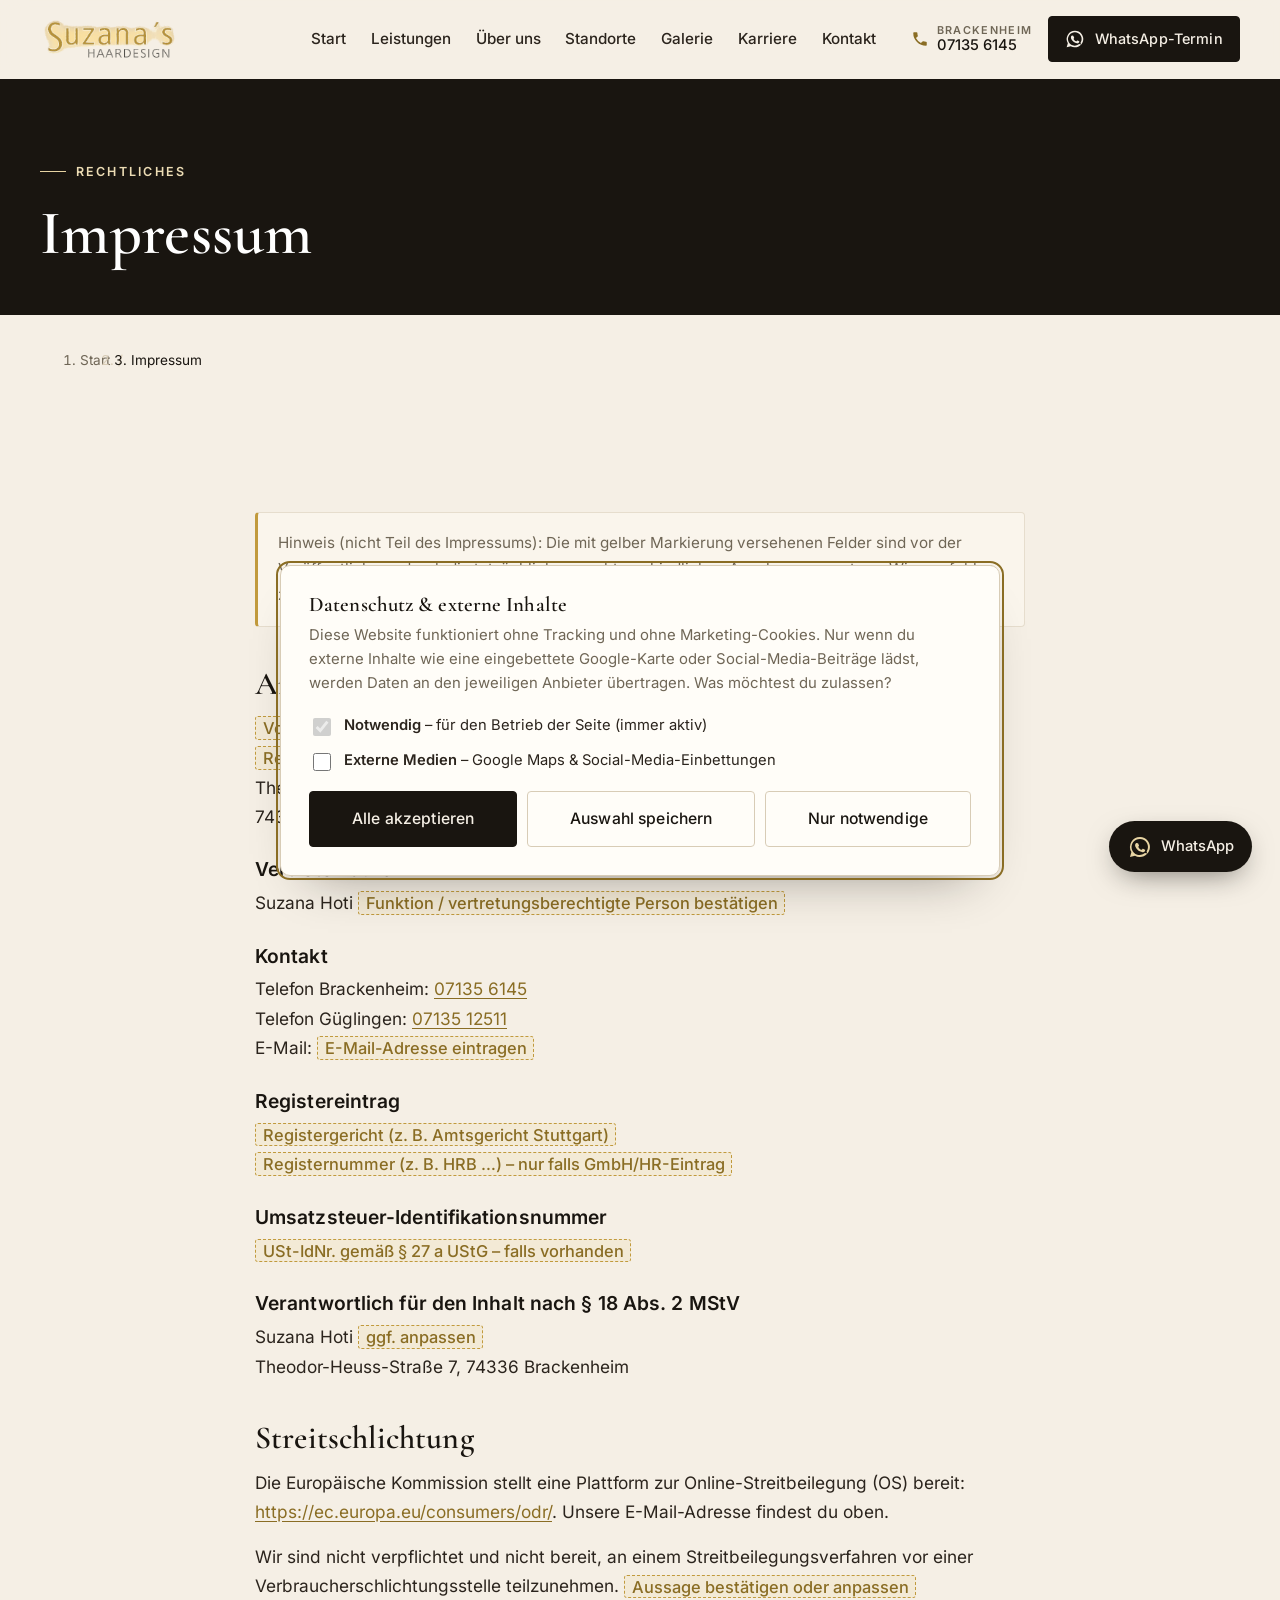
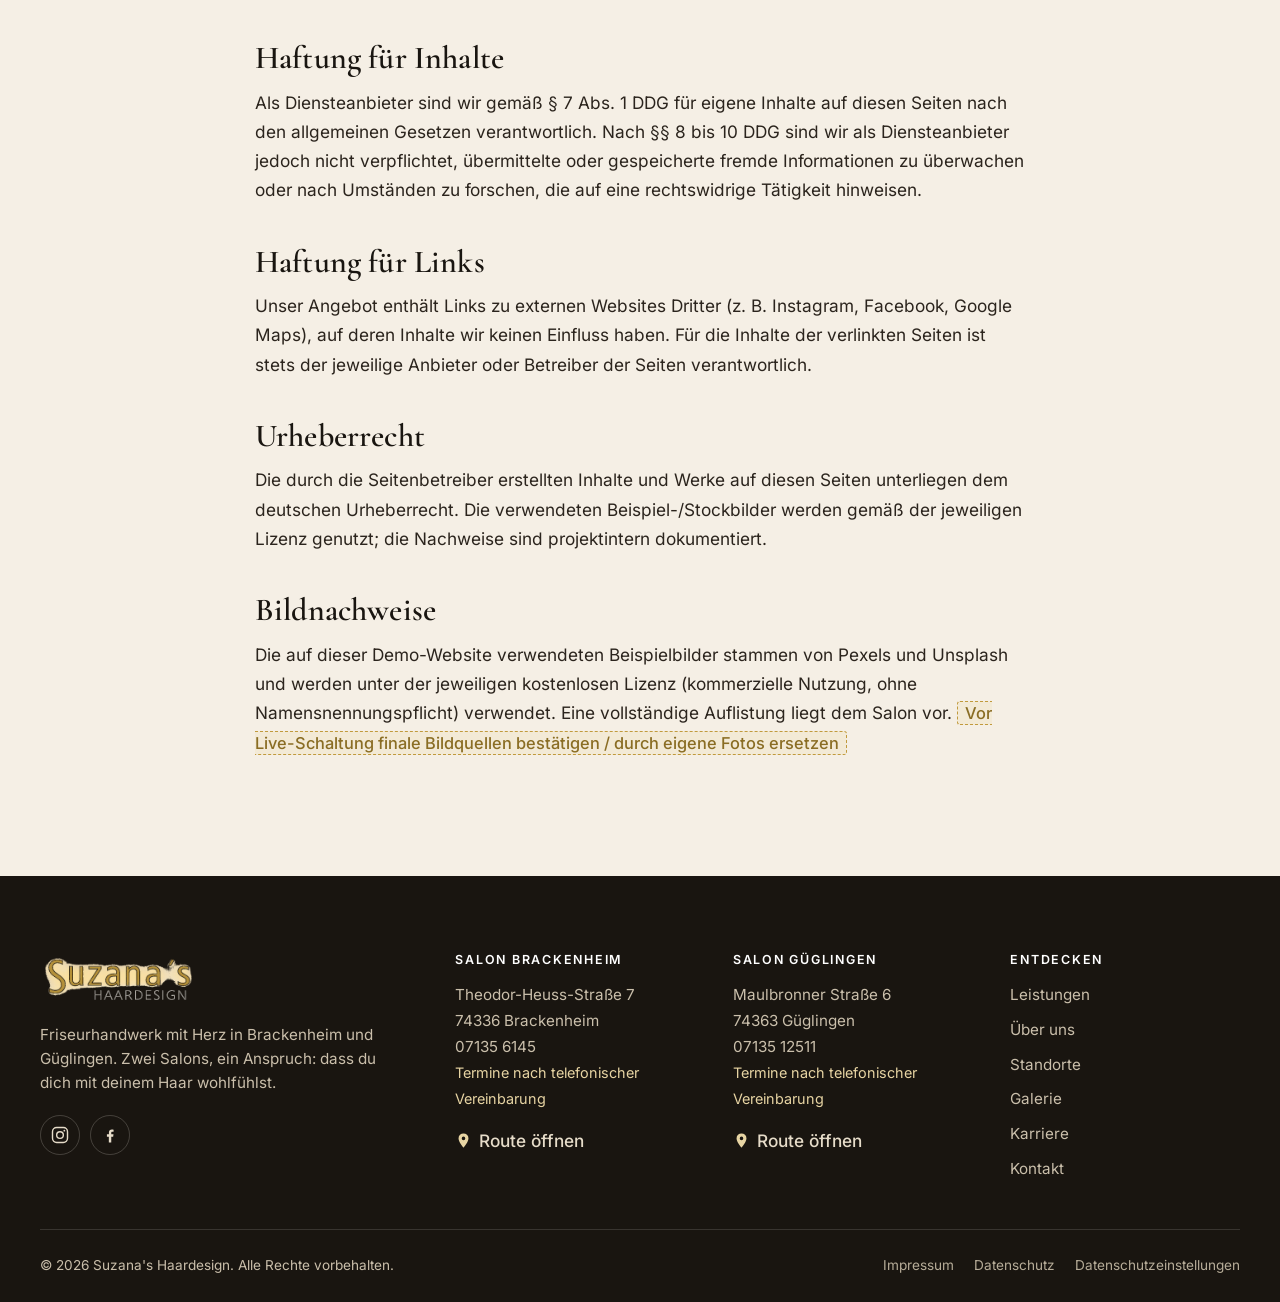
<file: impressum.html>
<!doctype html>
<html lang="de">
<head>
<meta charset="utf-8">
<meta name="viewport" content="width=device-width, initial-scale=1">
<title>Impressum – Suzana's Haardesign</title>
<meta name="description" content="Impressum von Suzana's Haardesign, Brackenheim und Güglingen.">
<link rel="canonical" href="https://www.suzanas-haardesign.de/impressum.html">
<meta name="theme-color" content="#171310">
<meta name="robots" content="index, follow">
<meta property="og:type" content="website">
<meta property="og:site_name" content="Suzana's Haardesign">
<meta property="og:locale" content="de_DE">
<meta property="og:title" content="Impressum – Suzana's Haardesign">
<meta property="og:description" content="Impressum von Suzana's Haardesign, Brackenheim und Güglingen.">
<meta property="og:url" content="https://www.suzanas-haardesign.de/impressum.html">
<meta property="og:image" content="https://www.suzanas-haardesign.de/assets/img/hero-salon-1200.webp">
<meta name="twitter:card" content="summary_large_image">
<link rel="icon" href="assets/logo/favicon.svg" type="image/svg+xml">
<link rel="apple-touch-icon" href="assets/logo/apple-touch-icon.png">
<link rel="preload" as="font" type="font/woff2" href="assets/fonts/cormorant-garamond-600.woff2" crossorigin>
<link rel="preload" as="font" type="font/woff2" href="assets/fonts/inter-400.woff2" crossorigin>
<link rel="stylesheet" href="css/styles.css">

</head>
<body>
<a class="skip-link" href="#main">Zum Inhalt springen</a>
<header class="site-header" data-header>
  <div class="wrap site-header__inner">
    <a class="brand" href="index.html" aria-label="Suzana's Haardesign – zur Startseite">
      <img src="assets/logo/logo.webp" width="176" height="58" alt="Suzana's Haardesign" class="brand__logo">
    </a>
    <nav class="site-nav" aria-label="Hauptnavigation">
      <ul><li><a href="index.html">Start</a></li><li><a href="leistungen.html">Leistungen</a></li><li><a href="ueber-uns.html">Über uns</a></li><li><a href="standorte.html">Standorte</a></li><li><a href="galerie.html">Galerie</a></li><li><a href="karriere.html">Karriere</a></li><li><a href="kontakt.html">Kontakt</a></li></ul>
    </nav>
    <div class="site-header__actions">
      <a class="header-phone" href="tel:+4971356145">
        <span class="header-phone__icon" aria-hidden="true"><svg viewBox="0 0 24 24" aria-hidden="true" focusable="false"><path d="M6.6 10.8a15.5 15.5 0 0 0 6.6 6.6l2.2-2.2a1 1 0 0 1 1-.24 11.4 11.4 0 0 0 3.6.58 1 1 0 0 1 1 1V20a1 1 0 0 1-1 1A17 17 0 0 1 3 4a1 1 0 0 1 1-1h3.5a1 1 0 0 1 1 1 11.4 11.4 0 0 0 .58 3.6 1 1 0 0 1-.24 1z" fill="currentColor"/></svg></span>
        <span class="header-phone__text"><span class="header-phone__label">Brackenheim</span>07135 6145</span>
      </a>
      <a class="btn btn--primary btn--sm" href="https://wa.me/491533901963?text=Hallo%20Suzana's%20Haardesign%2C%20ich%20w%C3%BCrde%20gerne%20einen%20Termin%20vereinbaren." target="_blank" rel="noopener"><span class="btn__icon"><svg viewBox="0 0 24 24" aria-hidden="true" focusable="false"><path d="M12 2a10 10 0 0 0-8.6 15.1L2 22l5-1.3A10 10 0 1 0 12 2zm0 2a8 8 0 0 1 6.9 12l-.3.5.6 2.1-2.2-.6-.5.3A8 8 0 1 1 12 4zm-3.3 3.9c-.2 0-.5.1-.7.3-.3.3-.9.9-.9 2.1s.9 2.4 1 2.6c.1.2 1.7 2.7 4.2 3.7 2.1.8 2.5.7 3 .6.5 0 1.5-.6 1.7-1.2.2-.6.2-1.1.1-1.2-.1-.1-.3-.2-.6-.3l-1.5-.7c-.2-.1-.4-.1-.5.1l-.6.8c-.1.2-.3.2-.5.1-.7-.3-1.4-.6-2.1-1.4-.5-.6-.9-1.2-1-1.4-.1-.2 0-.3.1-.4l.4-.4c.1-.2.2-.3.2-.5s0-.3-.1-.4l-.7-1.7c-.2-.4-.4-.4-.6-.4z" fill="currentColor"/></svg></span><span>WhatsApp-Termin</span></a>
      <button class="nav-toggle" type="button" aria-expanded="false" aria-controls="mobile-nav" aria-label="Menü öffnen" data-nav-toggle>
        <span class="nav-toggle__open" aria-hidden="true"><svg viewBox="0 0 24 24" aria-hidden="true" focusable="false"><path d="M4 7h16M4 12h16M4 17h16" fill="none" stroke="currentColor" stroke-width="1.8" stroke-linecap="round"/></svg></span>
        <span class="nav-toggle__close" aria-hidden="true"><svg viewBox="0 0 24 24" aria-hidden="true" focusable="false"><path d="M6 6l12 12M18 6 6 18" fill="none" stroke="currentColor" stroke-width="1.8" stroke-linecap="round"/></svg></span>
      </button>
    </div>
  </div>
</header>
<div class="mobile-nav" id="mobile-nav" data-mobile-nav hidden>
  <nav class="mobile-nav__inner wrap" aria-label="Mobile Navigation">
    <ul><li><a href="index.html">Start</a></li><li><a href="leistungen.html">Leistungen</a></li><li><a href="ueber-uns.html">Über uns</a></li><li><a href="standorte.html">Standorte</a></li><li><a href="galerie.html">Galerie</a></li><li><a href="karriere.html">Karriere</a></li><li><a href="kontakt.html">Kontakt</a></li></ul>
    <div class="mobile-nav__cta">
      <a class="btn btn--primary" href="https://wa.me/491533901963?text=Hallo%20Suzana's%20Haardesign%2C%20ich%20w%C3%BCrde%20gerne%20einen%20Termin%20vereinbaren." target="_blank" rel="noopener"><span class="btn__icon"><svg viewBox="0 0 24 24" aria-hidden="true" focusable="false"><path d="M12 2a10 10 0 0 0-8.6 15.1L2 22l5-1.3A10 10 0 1 0 12 2zm0 2a8 8 0 0 1 6.9 12l-.3.5.6 2.1-2.2-.6-.5.3A8 8 0 1 1 12 4zm-3.3 3.9c-.2 0-.5.1-.7.3-.3.3-.9.9-.9 2.1s.9 2.4 1 2.6c.1.2 1.7 2.7 4.2 3.7 2.1.8 2.5.7 3 .6.5 0 1.5-.6 1.7-1.2.2-.6.2-1.1.1-1.2-.1-.1-.3-.2-.6-.3l-1.5-.7c-.2-.1-.4-.1-.5.1l-.6.8c-.1.2-.3.2-.5.1-.7-.3-1.4-.6-2.1-1.4-.5-.6-.9-1.2-1-1.4-.1-.2 0-.3.1-.4l.4-.4c.1-.2.2-.3.2-.5s0-.3-.1-.4l-.7-1.7c-.2-.4-.4-.4-.6-.4z" fill="currentColor"/></svg></span><span>Termin per WhatsApp</span><span class="btn__arrow"><svg viewBox="0 0 24 24" aria-hidden="true" focusable="false"><path d="M5 12h13M13 6l6 6-6 6" fill="none" stroke="currentColor" stroke-width="1.8" stroke-linecap="round" stroke-linejoin="round"/></svg></span></a>
      <div class="mobile-nav__phones">
        <a href="tel:+4971356145"><span aria-hidden="true"><svg viewBox="0 0 24 24" aria-hidden="true" focusable="false"><path d="M6.6 10.8a15.5 15.5 0 0 0 6.6 6.6l2.2-2.2a1 1 0 0 1 1-.24 11.4 11.4 0 0 0 3.6.58 1 1 0 0 1 1 1V20a1 1 0 0 1-1 1A17 17 0 0 1 3 4a1 1 0 0 1 1-1h3.5a1 1 0 0 1 1 1 11.4 11.4 0 0 0 .58 3.6 1 1 0 0 1-.24 1z" fill="currentColor"/></svg></span> Brackenheim: 07135 6145</a><a href="tel:+49713512511"><span aria-hidden="true"><svg viewBox="0 0 24 24" aria-hidden="true" focusable="false"><path d="M6.6 10.8a15.5 15.5 0 0 0 6.6 6.6l2.2-2.2a1 1 0 0 1 1-.24 11.4 11.4 0 0 0 3.6.58 1 1 0 0 1 1 1V20a1 1 0 0 1-1 1A17 17 0 0 1 3 4a1 1 0 0 1 1-1h3.5a1 1 0 0 1 1 1 11.4 11.4 0 0 0 .58 3.6 1 1 0 0 1-.24 1z" fill="currentColor"/></svg></span> Güglingen: 07135 12511</a>
      </div>
      <div class="mobile-nav__social">
        <a href="https://www.instagram.com/suzanas_haardesign/" target="_blank" rel="noopener" aria-label="Instagram (öffnet extern)"><svg viewBox="0 0 24 24" aria-hidden="true" focusable="false"><rect x="3" y="3" width="18" height="18" rx="5" fill="none" stroke="currentColor" stroke-width="1.7"/><circle cx="12" cy="12" r="4" fill="none" stroke="currentColor" stroke-width="1.7"/><circle cx="17.2" cy="6.8" r="1.1" fill="currentColor"/></svg></a>
        <a href="https://www.facebook.com/p/Suzanas-Haardesign-100054323869623/?locale=de_DE" target="_blank" rel="noopener" aria-label="Facebook (öffnet extern)"><svg viewBox="0 0 24 24" aria-hidden="true" focusable="false"><path d="M13.5 21v-7h2.3l.4-2.8h-2.7V9.4c0-.8.2-1.4 1.4-1.4h1.4V5.6c-.7-.1-1.4-.1-2.1-.1-2.1 0-3.5 1.3-3.5 3.6v2H8.3V14h2.3v7z" fill="currentColor"/></svg></a>
      </div>
    </div>
  </nav>
</div>
<main id="main">

<section class="page-hero">
    <div class="wrap">
      <p class="eyebrow eyebrow--light"><span class="eyebrow__mark" aria-hidden="true"></span>Rechtliches</p>
      <h1>Impressum</h1>
      
    </div>
  </section>
<nav class="breadcrumb wrap" aria-label="Brotkrumen"><ol><li><a href="index.html">Start</a></li><li class="crumb-sep" aria-hidden="true">/</li><li aria-current="page">Impressum</li></ol></nav>
<script type="application/ld+json">{"@context":"https://schema.org","@type":"BreadcrumbList","itemListElement":[{"@type":"ListItem","position":1,"name":"Start","item":"https://www.suzanas-haardesign.de/index.html"},{"@type":"ListItem","position":2,"name":"Impressum","item":"https://www.suzanas-haardesign.de/"}]}</script>

<section class="section">
  <div class="wrap prose">
    <div class="note-box">Hinweis (nicht Teil des Impressums): Die mit gelber Markierung versehenen Felder sind vor der Veröffentlichung durch die tatsächlichen, rechtsverbindlichen Angaben zu ersetzen. Wir empfehlen zusätzlich eine Prüfung durch eine fachkundige Stelle.</div>

    <h2>Angaben gemäß § 5 DDG (Digitale-Dienste-Gesetz)</h2>
    <p>
      <span class="placeholder">Vollständiger Firmenname – z. B. Suzanas Haardesign GmbH</span><br>
      <span class="placeholder">Rechtsform bestätigen</span><br>
      Theodor-Heuss-Straße 7<br>
      74336 Brackenheim
    </p>

    <h3>Vertreten durch</h3>
    <p>Suzana Hoti <span class="placeholder">Funktion / vertretungsberechtigte Person bestätigen</span></p>

    <h3>Kontakt</h3>
    <p>
      Telefon Brackenheim: <a href="tel:+4971356145">07135 6145</a><br>
      Telefon Güglingen: <a href="tel:+49713512511">07135 12511</a><br>
      E-Mail: <span class="placeholder">E-Mail-Adresse eintragen</span>
    </p>

    <h3>Registereintrag</h3>
    <p>
      <span class="placeholder">Registergericht (z. B. Amtsgericht Stuttgart)</span><br>
      <span class="placeholder">Registernummer (z. B. HRB …) – nur falls GmbH/HR-Eintrag</span>
    </p>

    <h3>Umsatzsteuer-Identifikationsnummer</h3>
    <p><span class="placeholder">USt-IdNr. gemäß § 27 a UStG – falls vorhanden</span></p>

    <h3>Verantwortlich für den Inhalt nach § 18 Abs. 2 MStV</h3>
    <p>
      Suzana Hoti <span class="placeholder">ggf. anpassen</span><br>
      Theodor-Heuss-Straße 7, 74336 Brackenheim
    </p>

    <h2>Streitschlichtung</h2>
    <p>Die Europäische Kommission stellt eine Plattform zur Online-Streitbeilegung (OS) bereit: <a href="https://ec.europa.eu/consumers/odr/" target="_blank" rel="noopener">https://ec.europa.eu/consumers/odr/</a>. Unsere E-Mail-Adresse findest du oben.</p>
    <p>Wir sind nicht verpflichtet und nicht bereit, an einem Streitbeilegungsverfahren vor einer Verbraucherschlichtungsstelle teilzunehmen. <span class="placeholder">Aussage bestätigen oder anpassen</span></p>

    <h2>Haftung für Inhalte</h2>
    <p>Als Diensteanbieter sind wir gemäß § 7 Abs. 1 DDG für eigene Inhalte auf diesen Seiten nach den allgemeinen Gesetzen verantwortlich. Nach §§ 8 bis 10 DDG sind wir als Diensteanbieter jedoch nicht verpflichtet, übermittelte oder gespeicherte fremde Informationen zu überwachen oder nach Umständen zu forschen, die auf eine rechtswidrige Tätigkeit hinweisen.</p>

    <h2>Haftung für Links</h2>
    <p>Unser Angebot enthält Links zu externen Websites Dritter (z. B. Instagram, Facebook, Google Maps), auf deren Inhalte wir keinen Einfluss haben. Für die Inhalte der verlinkten Seiten ist stets der jeweilige Anbieter oder Betreiber der Seiten verantwortlich.</p>

    <h2>Urheberrecht</h2>
    <p>Die durch die Seitenbetreiber erstellten Inhalte und Werke auf diesen Seiten unterliegen dem deutschen Urheberrecht. Die verwendeten Beispiel-/Stockbilder werden gemäß der jeweiligen Lizenz genutzt; die Nachweise sind projektintern dokumentiert.</p>

    <h2>Bildnachweise</h2>
    <p>Die auf dieser Demo-Website verwendeten Beispielbilder stammen von Pexels und Unsplash und werden unter der jeweiligen kostenlosen Lizenz (kommerzielle Nutzung, ohne Namensnennungspflicht) verwendet. Eine vollständige Auflistung liegt dem Salon vor. <span class="placeholder">Vor Live-Schaltung finale Bildquellen bestätigen / durch eigene Fotos ersetzen</span></p>
  </div>
</section>

</main>
<footer class="site-footer">
  <div class="wrap site-footer__grid">
    <div class="site-footer__brand">
      <img src="assets/logo/logo-light.webp" width="180" height="60" alt="Suzana's Haardesign" class="site-footer__logo">
      <p>Friseurhandwerk mit Herz in Brackenheim und Güglingen. Zwei Salons, ein Anspruch: dass du dich mit deinem Haar wohlfühlst.</p>
      <div class="site-footer__social">
        <a href="https://www.instagram.com/suzanas_haardesign/" target="_blank" rel="noopener" aria-label="Instagram (öffnet extern)"><svg viewBox="0 0 24 24" aria-hidden="true" focusable="false"><rect x="3" y="3" width="18" height="18" rx="5" fill="none" stroke="currentColor" stroke-width="1.7"/><circle cx="12" cy="12" r="4" fill="none" stroke="currentColor" stroke-width="1.7"/><circle cx="17.2" cy="6.8" r="1.1" fill="currentColor"/></svg></a>
        <a href="https://www.facebook.com/p/Suzanas-Haardesign-100054323869623/?locale=de_DE" target="_blank" rel="noopener" aria-label="Facebook (öffnet extern)"><svg viewBox="0 0 24 24" aria-hidden="true" focusable="false"><path d="M13.5 21v-7h2.3l.4-2.8h-2.7V9.4c0-.8.2-1.4 1.4-1.4h1.4V5.6c-.7-.1-1.4-.1-2.1-.1-2.1 0-3.5 1.3-3.5 3.6v2H8.3V14h2.3v7z" fill="currentColor"/></svg></a>
      </div>
    </div>
    <div class="site-footer__col">
      <h2>Salon Brackenheim</h2>
      <address>
        Theodor-Heuss-Straße 7<br>74336 Brackenheim<br>
        <a href="tel:+4971356145">07135 6145</a><br>
        <span class="site-footer__hours">Termine nach telefonischer Vereinbarung</span>
      </address>
      <a class="site-footer__route" href="https://www.google.com/maps/dir/?api=1&destination=Theodor-Heuss-Stra%C3%9Fe%207%2C%2074336%20Brackenheim" target="_blank" rel="noopener"><svg viewBox="0 0 24 24" aria-hidden="true" focusable="false"><path d="M12 2a7 7 0 0 0-7 7c0 4.6 6.2 12.2 6.5 12.5a.7.7 0 0 0 1 0C12.8 21.2 19 13.6 19 9a7 7 0 0 0-7-7zm0 9.5A2.5 2.5 0 1 1 12 6.5a2.5 2.5 0 0 1 0 5z" fill="currentColor"/></svg><span>Route öffnen</span></a>
    </div><div class="site-footer__col">
      <h2>Salon Güglingen</h2>
      <address>
        Maulbronner Straße 6<br>74363 Güglingen<br>
        <a href="tel:+49713512511">07135 12511</a><br>
        <span class="site-footer__hours">Termine nach telefonischer Vereinbarung</span>
      </address>
      <a class="site-footer__route" href="https://www.google.com/maps/dir/?api=1&destination=Maulbronner%20Stra%C3%9Fe%206%2C%2074363%20G%C3%BCglingen" target="_blank" rel="noopener"><svg viewBox="0 0 24 24" aria-hidden="true" focusable="false"><path d="M12 2a7 7 0 0 0-7 7c0 4.6 6.2 12.2 6.5 12.5a.7.7 0 0 0 1 0C12.8 21.2 19 13.6 19 9a7 7 0 0 0-7-7zm0 9.5A2.5 2.5 0 1 1 12 6.5a2.5 2.5 0 0 1 0 5z" fill="currentColor"/></svg><span>Route öffnen</span></a>
    </div>
    <nav class="site-footer__col" aria-label="Footer-Navigation">
      <h2>Entdecken</h2>
      <ul class="site-footer__nav">
        <li><a href="leistungen.html">Leistungen</a></li>
        <li><a href="ueber-uns.html">Über uns</a></li>
        <li><a href="standorte.html">Standorte</a></li>
        <li><a href="galerie.html">Galerie</a></li>
        <li><a href="karriere.html">Karriere</a></li>
        <li><a href="kontakt.html">Kontakt</a></li>
      </ul>
    </nav>
  </div>
  <div class="wrap site-footer__bottom">
    <p>© <span data-year>2026</span> Suzana's Haardesign. Alle Rechte vorbehalten.</p>
    <ul class="site-footer__legal">
      <li><a href="impressum.html">Impressum</a></li>
      <li><a href="datenschutz.html">Datenschutz</a></li>
      <li><button type="button" class="linklike" data-open-consent>Datenschutz&shy;einstellungen</button></li>
    </ul>
  </div>
</footer>
<a class="wa-float" href="https://wa.me/491533901963?text=Hallo%20Suzana's%20Haardesign%2C%20ich%20habe%20eine%20Frage." target="_blank" rel="noopener" aria-label="Kontakt per WhatsApp aufnehmen (öffnet WhatsApp)">
    <span class="wa-float__icon" aria-hidden="true"><svg viewBox="0 0 24 24" aria-hidden="true" focusable="false"><path d="M12 2a10 10 0 0 0-8.6 15.1L2 22l5-1.3A10 10 0 1 0 12 2zm0 2a8 8 0 0 1 6.9 12l-.3.5.6 2.1-2.2-.6-.5.3A8 8 0 1 1 12 4zm-3.3 3.9c-.2 0-.5.1-.7.3-.3.3-.9.9-.9 2.1s.9 2.4 1 2.6c.1.2 1.7 2.7 4.2 3.7 2.1.8 2.5.7 3 .6.5 0 1.5-.6 1.7-1.2.2-.6.2-1.1.1-1.2-.1-.1-.3-.2-.6-.3l-1.5-.7c-.2-.1-.4-.1-.5.1l-.6.8c-.1.2-.3.2-.5.1-.7-.3-1.4-.6-2.1-1.4-.5-.6-.9-1.2-1-1.4-.1-.2 0-.3.1-.4l.4-.4c.1-.2.2-.3.2-.5s0-.3-.1-.4l-.7-1.7c-.2-.4-.4-.4-.6-.4z" fill="currentColor"/></svg></span>
    <span class="wa-float__label">WhatsApp</span>
  </a>
<div class="consent" data-consent hidden role="dialog" aria-modal="false" aria-labelledby="consent-title" aria-describedby="consent-desc">
  <div class="consent__box" tabindex="-1">
    <h2 class="consent__title" id="consent-title">Datenschutz &amp; externe Inhalte</h2>
    <p class="consent__desc" id="consent-desc">Diese Website funktioniert ohne Tracking und ohne Marketing-Cookies. Nur wenn du externe Inhalte wie eine eingebettete Google-Karte oder Social-Media-Beiträge lädst, werden Daten an den jeweiligen Anbieter übertragen. Was möchtest du zulassen?</p>
    <div class="consent__row">
      <label class="consent__opt"><input type="checkbox" checked disabled> <span><strong>Notwendig</strong> – für den Betrieb der Seite (immer aktiv)</span></label>
      <label class="consent__opt"><input type="checkbox" data-consent-external> <span><strong>Externe Medien</strong> – Google Maps &amp; Social-Media-Einbettungen</span></label>
    </div>
    <div class="consent__actions">
      <button type="button" class="btn btn--primary" data-consent-accept-all>Alle akzeptieren</button>
      <button type="button" class="btn btn--ghost" data-consent-save>Auswahl speichern</button>
      <button type="button" class="btn btn--ghost" data-consent-reject>Nur notwendige</button>
    </div>
  </div>
</div>
<script src="js/main.js" defer></script>
</body>
</html>
</file>
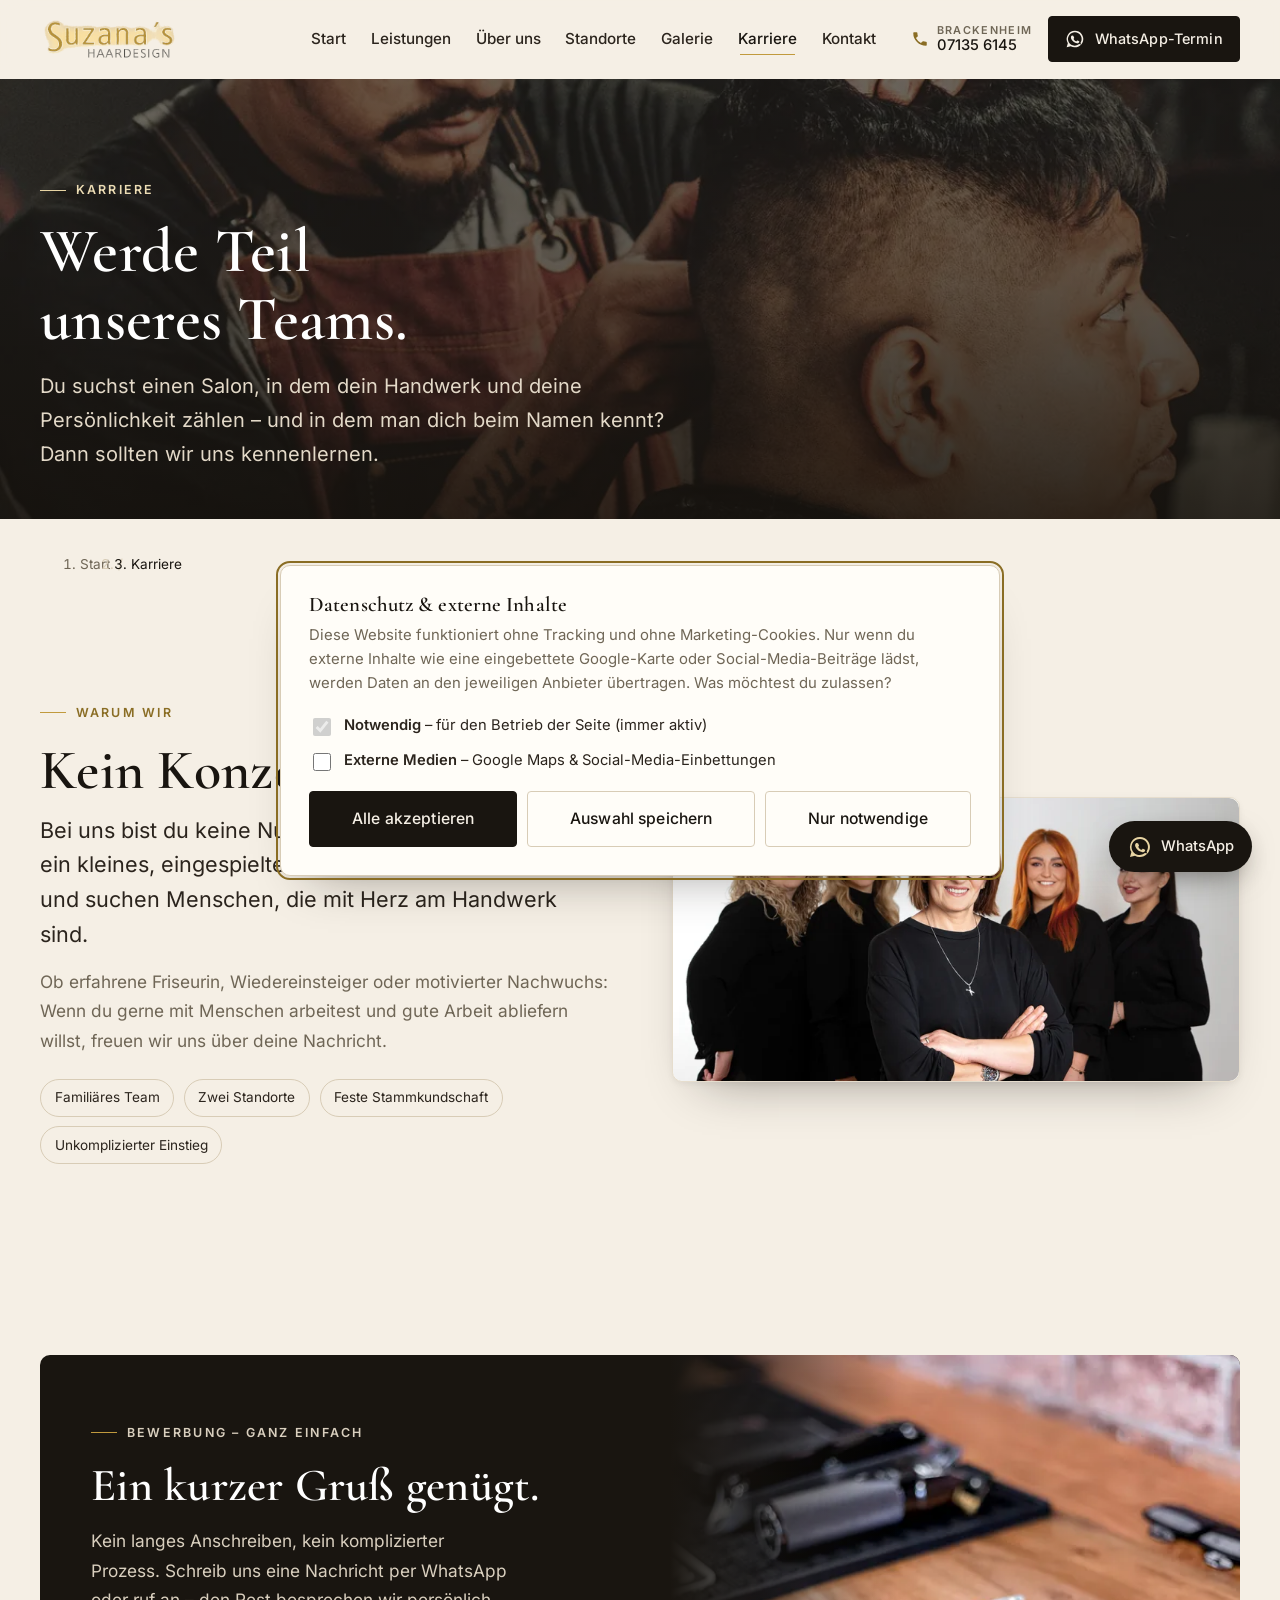
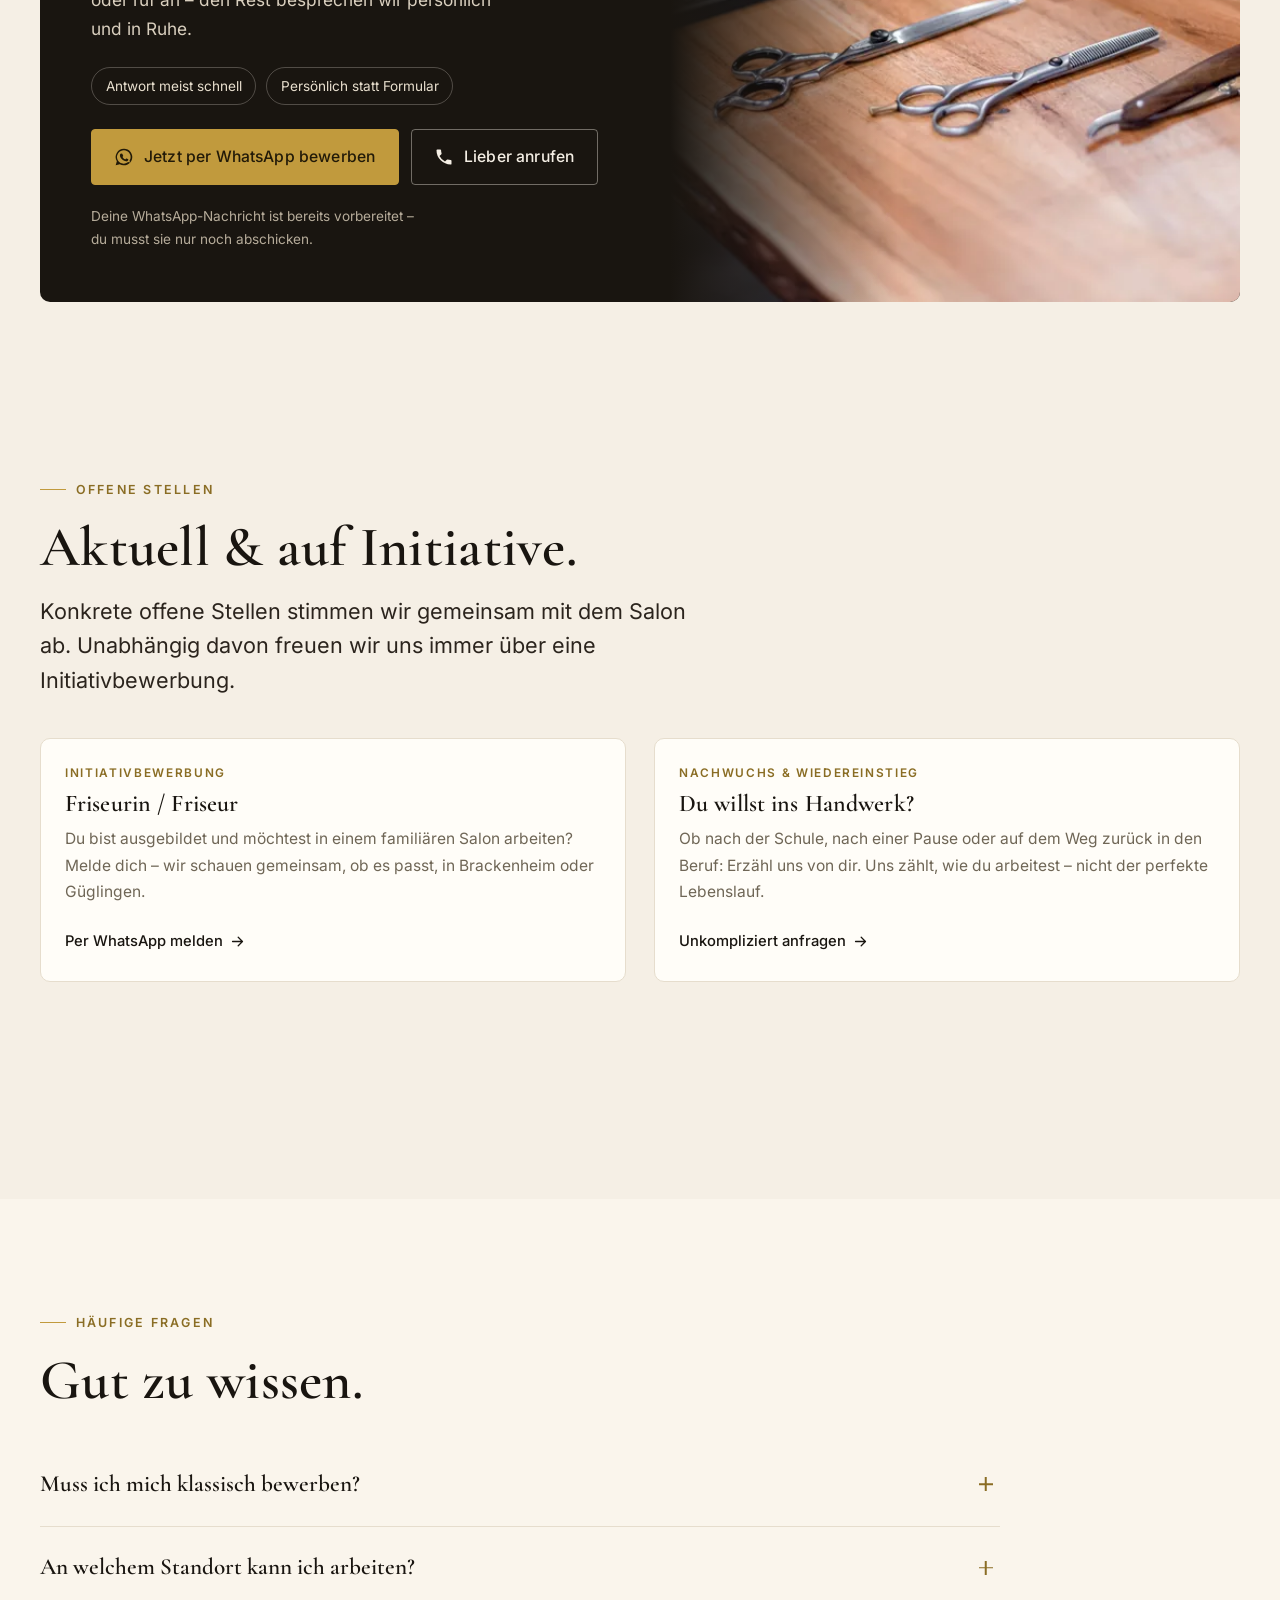
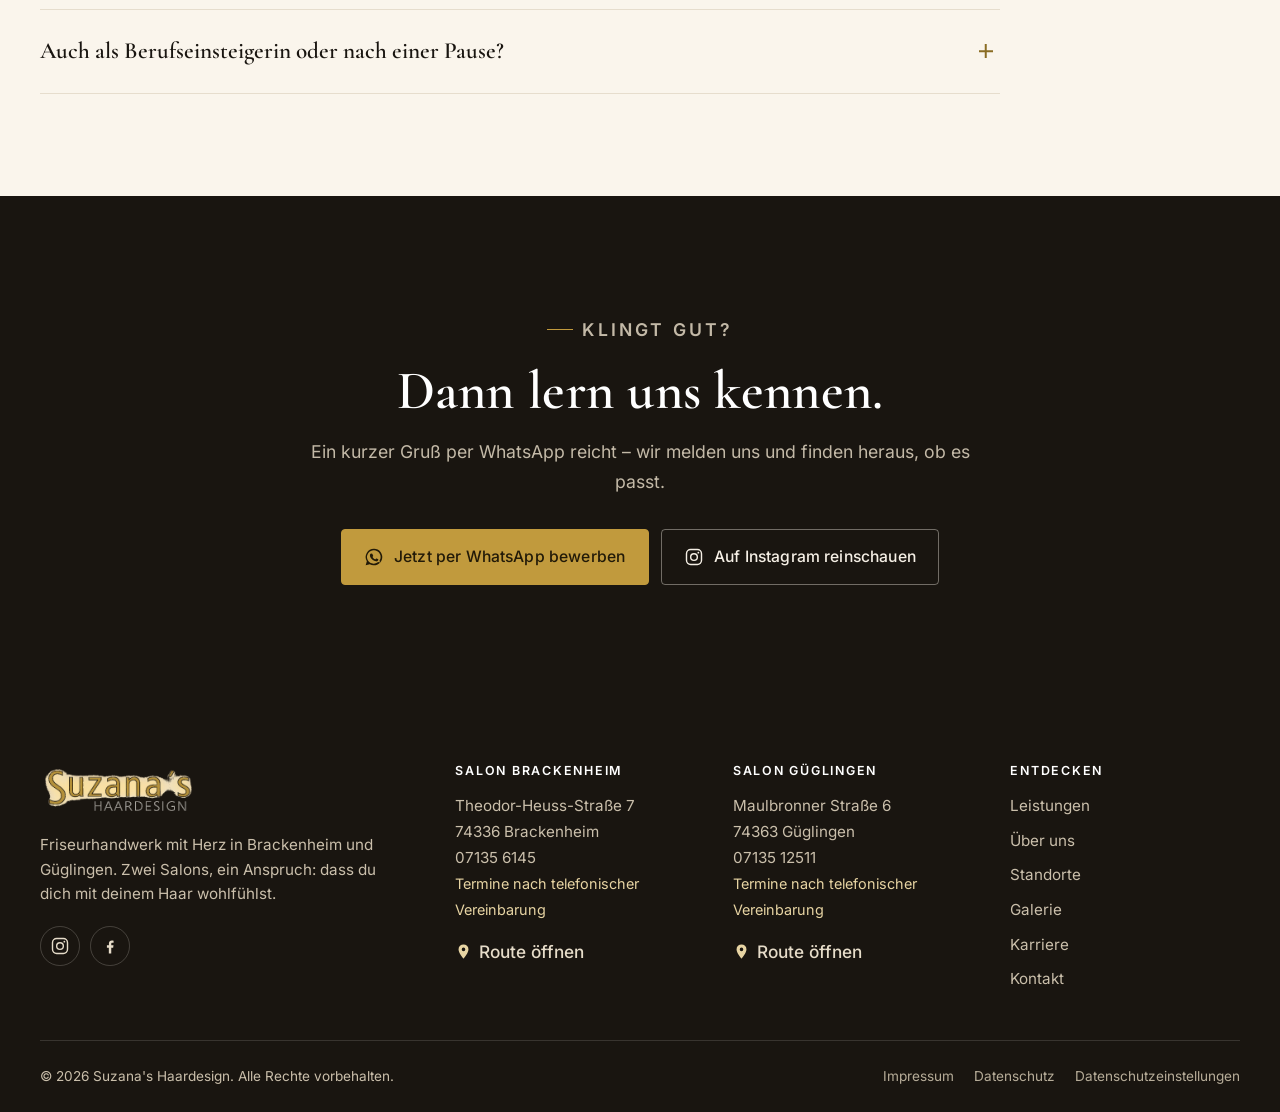
<file: karriere.html>
<!doctype html>
<html lang="de">
<head>
<meta charset="utf-8">
<meta name="viewport" content="width=device-width, initial-scale=1">
<title>Karriere – Jobs bei Suzana's Haardesign in Brackenheim & Güglingen</title>
<meta name="description" content="Werde Teil des Teams von Suzana's Haardesign in Brackenheim oder Güglingen. Unkomplizierte Bewerbung per WhatsApp – für Friseurinnen, Wiedereinsteiger und Nachwuchs.">
<link rel="canonical" href="https://www.suzanas-haardesign.de/karriere.html">
<meta name="theme-color" content="#171310">
<meta name="robots" content="index, follow">
<meta property="og:type" content="website">
<meta property="og:site_name" content="Suzana's Haardesign">
<meta property="og:locale" content="de_DE">
<meta property="og:title" content="Karriere – Jobs bei Suzana's Haardesign in Brackenheim & Güglingen">
<meta property="og:description" content="Werde Teil des Teams von Suzana's Haardesign in Brackenheim oder Güglingen. Unkomplizierte Bewerbung per WhatsApp – für Friseurinnen, Wiedereinsteiger und Nachwuchs.">
<meta property="og:url" content="https://www.suzanas-haardesign.de/karriere.html">
<meta property="og:image" content="https://www.suzanas-haardesign.de/assets/img/herren-barber-1200.webp">
<meta name="twitter:card" content="summary_large_image">
<link rel="icon" href="assets/logo/favicon.svg" type="image/svg+xml">
<link rel="apple-touch-icon" href="assets/logo/apple-touch-icon.png">
<link rel="preload" as="font" type="font/woff2" href="assets/fonts/cormorant-garamond-600.woff2" crossorigin>
<link rel="preload" as="font" type="font/woff2" href="assets/fonts/inter-400.woff2" crossorigin>
<link rel="stylesheet" href="css/styles.css">
<script type="application/ld+json">{"@context":"https://schema.org","@type":"FAQPage","mainEntity":[{"@type":"Question","name":"Muss ich mich klassisch bewerben?","acceptedAnswer":{"@type":"Answer","text":"Für den ersten Kontakt reicht eine kurze Nachricht per WhatsApp oder ein Anruf. Alles Weitere klären wir persönlich – unkompliziert und ohne langen Bewerbungsprozess."}},{"@type":"Question","name":"An welchem Standort kann ich arbeiten?","acceptedAnswer":{"@type":"Answer","text":"Wir haben zwei Salons – in Brackenheim und in Güglingen. Was für dich passt, besprechen wir gemeinsam."}},{"@type":"Question","name":"Auch als Berufseinsteigerin oder nach einer Pause?","acceptedAnswer":{"@type":"Answer","text":"Melde dich gerne. Uns ist wichtiger, wie du arbeitest und mit Menschen umgehst, als der perfekte Lebenslauf."}}]}</script>
</head>
<body>
<a class="skip-link" href="#main">Zum Inhalt springen</a>
<header class="site-header" data-header>
  <div class="wrap site-header__inner">
    <a class="brand" href="index.html" aria-label="Suzana's Haardesign – zur Startseite">
      <img src="assets/logo/logo.webp" width="176" height="58" alt="Suzana's Haardesign" class="brand__logo">
    </a>
    <nav class="site-nav" aria-label="Hauptnavigation">
      <ul><li><a href="index.html">Start</a></li><li><a href="leistungen.html">Leistungen</a></li><li><a href="ueber-uns.html">Über uns</a></li><li><a href="standorte.html">Standorte</a></li><li><a href="galerie.html">Galerie</a></li><li><a href="karriere.html" aria-current="page">Karriere</a></li><li><a href="kontakt.html">Kontakt</a></li></ul>
    </nav>
    <div class="site-header__actions">
      <a class="header-phone" href="tel:+4971356145">
        <span class="header-phone__icon" aria-hidden="true"><svg viewBox="0 0 24 24" aria-hidden="true" focusable="false"><path d="M6.6 10.8a15.5 15.5 0 0 0 6.6 6.6l2.2-2.2a1 1 0 0 1 1-.24 11.4 11.4 0 0 0 3.6.58 1 1 0 0 1 1 1V20a1 1 0 0 1-1 1A17 17 0 0 1 3 4a1 1 0 0 1 1-1h3.5a1 1 0 0 1 1 1 11.4 11.4 0 0 0 .58 3.6 1 1 0 0 1-.24 1z" fill="currentColor"/></svg></span>
        <span class="header-phone__text"><span class="header-phone__label">Brackenheim</span>07135 6145</span>
      </a>
      <a class="btn btn--primary btn--sm" href="https://wa.me/491533901963?text=Hallo%20Suzana's%20Haardesign%2C%20ich%20w%C3%BCrde%20gerne%20einen%20Termin%20vereinbaren." target="_blank" rel="noopener"><span class="btn__icon"><svg viewBox="0 0 24 24" aria-hidden="true" focusable="false"><path d="M12 2a10 10 0 0 0-8.6 15.1L2 22l5-1.3A10 10 0 1 0 12 2zm0 2a8 8 0 0 1 6.9 12l-.3.5.6 2.1-2.2-.6-.5.3A8 8 0 1 1 12 4zm-3.3 3.9c-.2 0-.5.1-.7.3-.3.3-.9.9-.9 2.1s.9 2.4 1 2.6c.1.2 1.7 2.7 4.2 3.7 2.1.8 2.5.7 3 .6.5 0 1.5-.6 1.7-1.2.2-.6.2-1.1.1-1.2-.1-.1-.3-.2-.6-.3l-1.5-.7c-.2-.1-.4-.1-.5.1l-.6.8c-.1.2-.3.2-.5.1-.7-.3-1.4-.6-2.1-1.4-.5-.6-.9-1.2-1-1.4-.1-.2 0-.3.1-.4l.4-.4c.1-.2.2-.3.2-.5s0-.3-.1-.4l-.7-1.7c-.2-.4-.4-.4-.6-.4z" fill="currentColor"/></svg></span><span>WhatsApp-Termin</span></a>
      <button class="nav-toggle" type="button" aria-expanded="false" aria-controls="mobile-nav" aria-label="Menü öffnen" data-nav-toggle>
        <span class="nav-toggle__open" aria-hidden="true"><svg viewBox="0 0 24 24" aria-hidden="true" focusable="false"><path d="M4 7h16M4 12h16M4 17h16" fill="none" stroke="currentColor" stroke-width="1.8" stroke-linecap="round"/></svg></span>
        <span class="nav-toggle__close" aria-hidden="true"><svg viewBox="0 0 24 24" aria-hidden="true" focusable="false"><path d="M6 6l12 12M18 6 6 18" fill="none" stroke="currentColor" stroke-width="1.8" stroke-linecap="round"/></svg></span>
      </button>
    </div>
  </div>
</header>
<div class="mobile-nav" id="mobile-nav" data-mobile-nav hidden>
  <nav class="mobile-nav__inner wrap" aria-label="Mobile Navigation">
    <ul><li><a href="index.html">Start</a></li><li><a href="leistungen.html">Leistungen</a></li><li><a href="ueber-uns.html">Über uns</a></li><li><a href="standorte.html">Standorte</a></li><li><a href="galerie.html">Galerie</a></li><li><a href="karriere.html" aria-current="page">Karriere</a></li><li><a href="kontakt.html">Kontakt</a></li></ul>
    <div class="mobile-nav__cta">
      <a class="btn btn--primary" href="https://wa.me/491533901963?text=Hallo%20Suzana's%20Haardesign%2C%20ich%20w%C3%BCrde%20gerne%20einen%20Termin%20vereinbaren." target="_blank" rel="noopener"><span class="btn__icon"><svg viewBox="0 0 24 24" aria-hidden="true" focusable="false"><path d="M12 2a10 10 0 0 0-8.6 15.1L2 22l5-1.3A10 10 0 1 0 12 2zm0 2a8 8 0 0 1 6.9 12l-.3.5.6 2.1-2.2-.6-.5.3A8 8 0 1 1 12 4zm-3.3 3.9c-.2 0-.5.1-.7.3-.3.3-.9.9-.9 2.1s.9 2.4 1 2.6c.1.2 1.7 2.7 4.2 3.7 2.1.8 2.5.7 3 .6.5 0 1.5-.6 1.7-1.2.2-.6.2-1.1.1-1.2-.1-.1-.3-.2-.6-.3l-1.5-.7c-.2-.1-.4-.1-.5.1l-.6.8c-.1.2-.3.2-.5.1-.7-.3-1.4-.6-2.1-1.4-.5-.6-.9-1.2-1-1.4-.1-.2 0-.3.1-.4l.4-.4c.1-.2.2-.3.2-.5s0-.3-.1-.4l-.7-1.7c-.2-.4-.4-.4-.6-.4z" fill="currentColor"/></svg></span><span>Termin per WhatsApp</span><span class="btn__arrow"><svg viewBox="0 0 24 24" aria-hidden="true" focusable="false"><path d="M5 12h13M13 6l6 6-6 6" fill="none" stroke="currentColor" stroke-width="1.8" stroke-linecap="round" stroke-linejoin="round"/></svg></span></a>
      <div class="mobile-nav__phones">
        <a href="tel:+4971356145"><span aria-hidden="true"><svg viewBox="0 0 24 24" aria-hidden="true" focusable="false"><path d="M6.6 10.8a15.5 15.5 0 0 0 6.6 6.6l2.2-2.2a1 1 0 0 1 1-.24 11.4 11.4 0 0 0 3.6.58 1 1 0 0 1 1 1V20a1 1 0 0 1-1 1A17 17 0 0 1 3 4a1 1 0 0 1 1-1h3.5a1 1 0 0 1 1 1 11.4 11.4 0 0 0 .58 3.6 1 1 0 0 1-.24 1z" fill="currentColor"/></svg></span> Brackenheim: 07135 6145</a><a href="tel:+49713512511"><span aria-hidden="true"><svg viewBox="0 0 24 24" aria-hidden="true" focusable="false"><path d="M6.6 10.8a15.5 15.5 0 0 0 6.6 6.6l2.2-2.2a1 1 0 0 1 1-.24 11.4 11.4 0 0 0 3.6.58 1 1 0 0 1 1 1V20a1 1 0 0 1-1 1A17 17 0 0 1 3 4a1 1 0 0 1 1-1h3.5a1 1 0 0 1 1 1 11.4 11.4 0 0 0 .58 3.6 1 1 0 0 1-.24 1z" fill="currentColor"/></svg></span> Güglingen: 07135 12511</a>
      </div>
      <div class="mobile-nav__social">
        <a href="https://www.instagram.com/suzanas_haardesign/" target="_blank" rel="noopener" aria-label="Instagram (öffnet extern)"><svg viewBox="0 0 24 24" aria-hidden="true" focusable="false"><rect x="3" y="3" width="18" height="18" rx="5" fill="none" stroke="currentColor" stroke-width="1.7"/><circle cx="12" cy="12" r="4" fill="none" stroke="currentColor" stroke-width="1.7"/><circle cx="17.2" cy="6.8" r="1.1" fill="currentColor"/></svg></a>
        <a href="https://www.facebook.com/p/Suzanas-Haardesign-100054323869623/?locale=de_DE" target="_blank" rel="noopener" aria-label="Facebook (öffnet extern)"><svg viewBox="0 0 24 24" aria-hidden="true" focusable="false"><path d="M13.5 21v-7h2.3l.4-2.8h-2.7V9.4c0-.8.2-1.4 1.4-1.4h1.4V5.6c-.7-.1-1.4-.1-2.1-.1-2.1 0-3.5 1.3-3.5 3.6v2H8.3V14h2.3v7z" fill="currentColor"/></svg></a>
      </div>
    </div>
  </nav>
</div>
<main id="main">

<section class="page-hero page-hero--media">
      <div class="page-hero__media"><img src="assets/img/herren-barber-760.webp" srcset="assets/img/herren-barber-460.webp 460w, assets/img/herren-barber-760.webp 760w, assets/img/herren-barber-1200.webp 1200w" sizes="100vw" alt="Friseur bei der Arbeit im Salon" decoding="async" fetchpriority="high" class=""></div>
      <div class="wrap">
        <p class="eyebrow eyebrow--light"><span class="eyebrow__mark" aria-hidden="true"></span>Karriere</p>
        <h1>Werde Teil unseres Teams.</h1>
        <p class="page-hero__sub">Du suchst einen Salon, in dem dein Handwerk und deine Persönlichkeit zählen – und in dem man dich beim Namen kennt? Dann sollten wir uns kennenlernen.</p>
      </div>
    </section>
<nav class="breadcrumb wrap" aria-label="Brotkrumen"><ol><li><a href="index.html">Start</a></li><li class="crumb-sep" aria-hidden="true">/</li><li aria-current="page">Karriere</li></ol></nav>
<script type="application/ld+json">{"@context":"https://schema.org","@type":"BreadcrumbList","itemListElement":[{"@type":"ListItem","position":1,"name":"Start","item":"https://www.suzanas-haardesign.de/index.html"},{"@type":"ListItem","position":2,"name":"Karriere","item":"https://www.suzanas-haardesign.de/"}]}</script>

<section class="section">
  <div class="wrap split">
    <div class="split__body reveal">
      <p class="eyebrow"><span class="eyebrow__mark" aria-hidden="true"></span>Warum wir</p>
      <h2 class="h-xl">Kein Konzern. Ein Team.</h2>
      <p class="lead" style="margin-top:.75rem">Bei uns bist du keine Nummer im Schichtplan. Wir sind ein kleines, eingespieltes Team an zwei Standorten – und suchen Menschen, die mit Herz am Handwerk sind.</p>
      <p class="muted" style="margin-top:1rem">Ob erfahrene Friseurin, Wiedereinsteiger oder motivierter Nachwuchs: Wenn du gerne mit Menschen arbeitest und gute Arbeit abliefern willst, freuen wir uns über deine Nachricht.</p>
      <div class="career-teaser__list" style="margin-top:1.5rem">
        <span class="chip" style="border-color:var(--line-2);color:var(--ink-2)">Familiäres Team</span>
        <span class="chip" style="border-color:var(--line-2);color:var(--ink-2)">Zwei Standorte</span>
        <span class="chip" style="border-color:var(--line-2);color:var(--ink-2)">Feste Stammkundschaft</span>
        <span class="chip" style="border-color:var(--line-2);color:var(--ink-2)">Unkomplizierter Einstieg</span>
      </div>
    </div>
    <div class="split__media reveal" data-delay="1">
      <figure class="team-photo team-photo--split">
        <img src="assets/img/team-1200.webp" srcset="assets/img/team-460.webp 460w, assets/img/team-760.webp 760w, assets/img/team-1200.webp 1200w, assets/img/team-1536.webp 1536w" sizes="(max-width:760px) calc(100vw - 3rem), 540px" width="1536" height="768" alt="Team von Suzana's Haardesign" decoding="async" loading="lazy">
      </figure>
    </div>
  </div>
</section>

<section class="section section--tight">
  <div class="wrap">
    <div class="career-teaser reveal">
      <div class="career-teaser__grid">
        <div class="career-teaser__body">
          <p class="eyebrow"><span class="eyebrow__mark" aria-hidden="true"></span>Bewerbung – ganz einfach</p>
          <h2>Ein kurzer Gruß genügt.</h2>
          <p>Kein langes Anschreiben, kein komplizierter Prozess. Schreib uns eine Nachricht per WhatsApp oder ruf an – den Rest besprechen wir persönlich und in Ruhe.</p>
          <div class="career-teaser__list">
            <span class="chip">Antwort meist schnell</span>
            <span class="chip">Persönlich statt Formular</span>
          </div>
          <div class="career-teaser__cta">
            <a class="btn btn--gold" href="https://wa.me/491533901963?text=Hallo%2C%20ich%20interessiere%20mich%20f%C3%BCr%20eine%20Stelle%20bei%20Suzana's%20Haardesign.%20Ich%20w%C3%BCrde%20gerne%20mehr%20%C3%BCber%20die%20aktuellen%20M%C3%B6glichkeiten%20erfahren." target="_blank" rel="noopener"><span class="btn__icon"><svg viewBox="0 0 24 24" aria-hidden="true" focusable="false"><path d="M12 2a10 10 0 0 0-8.6 15.1L2 22l5-1.3A10 10 0 1 0 12 2zm0 2a8 8 0 0 1 6.9 12l-.3.5.6 2.1-2.2-.6-.5.3A8 8 0 1 1 12 4zm-3.3 3.9c-.2 0-.5.1-.7.3-.3.3-.9.9-.9 2.1s.9 2.4 1 2.6c.1.2 1.7 2.7 4.2 3.7 2.1.8 2.5.7 3 .6.5 0 1.5-.6 1.7-1.2.2-.6.2-1.1.1-1.2-.1-.1-.3-.2-.6-.3l-1.5-.7c-.2-.1-.4-.1-.5.1l-.6.8c-.1.2-.3.2-.5.1-.7-.3-1.4-.6-2.1-1.4-.5-.6-.9-1.2-1-1.4-.1-.2 0-.3.1-.4l.4-.4c.1-.2.2-.3.2-.5s0-.3-.1-.4l-.7-1.7c-.2-.4-.4-.4-.6-.4z" fill="currentColor"/></svg></span><span>Jetzt per WhatsApp bewerben</span></a>
            <a class="btn btn--outline-light" href="tel:+4971356145"><span class="btn__icon"><svg viewBox="0 0 24 24" aria-hidden="true" focusable="false"><path d="M6.6 10.8a15.5 15.5 0 0 0 6.6 6.6l2.2-2.2a1 1 0 0 1 1-.24 11.4 11.4 0 0 0 3.6.58 1 1 0 0 1 1 1V20a1 1 0 0 1-1 1A17 17 0 0 1 3 4a1 1 0 0 1 1-1h3.5a1 1 0 0 1 1 1 11.4 11.4 0 0 0 .58 3.6 1 1 0 0 1-.24 1z" fill="currentColor"/></svg></span><span>Lieber anrufen</span></a>
          </div>
          <p class="muted" style="margin-top:1.25rem;font-size:.85rem;color:#b6ac9a">Deine WhatsApp-Nachricht ist bereits vorbereitet – du musst sie nur noch abschicken.</p>
        </div>
        <div class="career-teaser__media"><img src="assets/img/detail-werkzeuge-holz-760.webp" srcset="assets/img/detail-werkzeuge-holz-460.webp 460w, assets/img/detail-werkzeuge-holz-760.webp 760w, assets/img/detail-werkzeuge-holz-1200.webp 1200w" sizes="(max-width:960px) 100vw, 500px" alt="Friseurwerkzeug auf warmem Holz" decoding="async" loading="lazy" class=""></div>
      </div>
    </div>
  </div>
</section>

<section class="section">
  <div class="wrap">
    <div class="section-head reveal">
      <p class="eyebrow"><span class="eyebrow__mark" aria-hidden="true"></span>Offene Stellen</p>
      <h2 class="h-xl">Aktuell &amp; auf Initiative.</h2>
      <p class="lead measure">Konkrete offene Stellen stimmen wir gemeinsam mit dem Salon ab. Unabhängig davon freuen wir uns immer über eine Initiativbewerbung.</p>
    </div>
    <div class="cards cards--2 reveal" style="margin-top:2.5rem">
      <article class="card"><div class="card__body">
        <p class="card__eyebrow">Initiativbewerbung</p>
        <h3>Friseurin / Friseur</h3>
        <p class="card__text">Du bist ausgebildet und möchtest in einem familiären Salon arbeiten? Melde dich – wir schauen gemeinsam, ob es passt, in Brackenheim oder Güglingen.</p>
        <div class="card__link"><a href="https://wa.me/491533901963?text=Hallo%2C%20ich%20interessiere%20mich%20f%C3%BCr%20eine%20Stelle%20bei%20Suzana's%20Haardesign.%20Ich%20w%C3%BCrde%20gerne%20mehr%20%C3%BCber%20die%20aktuellen%20M%C3%B6glichkeiten%20erfahren." target="_blank" rel="noopener">Per WhatsApp melden <svg viewBox="0 0 24 24" aria-hidden="true" focusable="false"><path d="M5 12h13M13 6l6 6-6 6" fill="none" stroke="currentColor" stroke-width="1.8" stroke-linecap="round" stroke-linejoin="round"/></svg></a></div>
      </div></article>
      <article class="card"><div class="card__body">
        <p class="card__eyebrow">Nachwuchs &amp; Wiedereinstieg</p>
        <h3>Du willst ins Handwerk?</h3>
        <p class="card__text">Ob nach der Schule, nach einer Pause oder auf dem Weg zurück in den Beruf: Erzähl uns von dir. Uns zählt, wie du arbeitest – nicht der perfekte Lebenslauf.</p>
        <div class="card__link"><a href="https://wa.me/491533901963?text=Hallo%2C%20ich%20interessiere%20mich%20f%C3%BCr%20eine%20Stelle%20bei%20Suzana's%20Haardesign.%20Ich%20w%C3%BCrde%20gerne%20mehr%20%C3%BCber%20die%20aktuellen%20M%C3%B6glichkeiten%20erfahren." target="_blank" rel="noopener">Unkompliziert anfragen <svg viewBox="0 0 24 24" aria-hidden="true" focusable="false"><path d="M5 12h13M13 6l6 6-6 6" fill="none" stroke="currentColor" stroke-width="1.8" stroke-linecap="round" stroke-linejoin="round"/></svg></a></div>
      </div></article>
    </div>
    <div class="note-box reveal" style="margin-top:1.75rem">Aktuell offene Positionen und Ausbildungsplätze ergänzen wir gerne, sobald sie mit dem Salon abgestimmt sind. So steht hier nur, was auch wirklich stimmt.</div>
  </div>
</section>

<section class="section section--paper2">
  <div class="wrap">
    <div class="section-head reveal">
      <p class="eyebrow"><span class="eyebrow__mark" aria-hidden="true"></span>Häufige Fragen</p>
      <h2 class="h-xl">Gut zu wissen.</h2>
    </div>
    <div class="faq reveal" style="margin-top:2rem">
      <div class="faq__item">
        <button class="faq__q" aria-expanded="false" aria-controls="cfaq-0">
          <span>Muss ich mich klassisch bewerben?</span><span class="faq__icon" aria-hidden="true"></span>
        </button>
        <div class="faq__a" id="cfaq-0"><div class="faq__a-inner">Für den ersten Kontakt reicht eine kurze Nachricht per WhatsApp oder ein Anruf. Alles Weitere klären wir persönlich – unkompliziert und ohne langen Bewerbungsprozess.</div></div>
      </div><div class="faq__item">
        <button class="faq__q" aria-expanded="false" aria-controls="cfaq-1">
          <span>An welchem Standort kann ich arbeiten?</span><span class="faq__icon" aria-hidden="true"></span>
        </button>
        <div class="faq__a" id="cfaq-1"><div class="faq__a-inner">Wir haben zwei Salons – in Brackenheim und in Güglingen. Was für dich passt, besprechen wir gemeinsam.</div></div>
      </div><div class="faq__item">
        <button class="faq__q" aria-expanded="false" aria-controls="cfaq-2">
          <span>Auch als Berufseinsteigerin oder nach einer Pause?</span><span class="faq__icon" aria-hidden="true"></span>
        </button>
        <div class="faq__a" id="cfaq-2"><div class="faq__a-inner">Melde dich gerne. Uns ist wichtiger, wie du arbeitest und mit Menschen umgehst, als der perfekte Lebenslauf.</div></div>
      </div>
    </div>
  </div>
</section>

<section class="section section--ink">
  <div class="wrap cta-band reveal">
    <p class="eyebrow"><span class="eyebrow__mark" aria-hidden="true"></span>Klingt gut?</p>
    <h2>Dann lern uns kennen.</h2>
    <p>Ein kurzer Gruß per WhatsApp reicht – wir melden uns und finden heraus, ob es passt.</p>
    <div class="btn-group">
      <a class="btn btn--gold" href="https://wa.me/491533901963?text=Hallo%2C%20ich%20interessiere%20mich%20f%C3%BCr%20eine%20Stelle%20bei%20Suzana's%20Haardesign.%20Ich%20w%C3%BCrde%20gerne%20mehr%20%C3%BCber%20die%20aktuellen%20M%C3%B6glichkeiten%20erfahren." target="_blank" rel="noopener"><span class="btn__icon"><svg viewBox="0 0 24 24" aria-hidden="true" focusable="false"><path d="M12 2a10 10 0 0 0-8.6 15.1L2 22l5-1.3A10 10 0 1 0 12 2zm0 2a8 8 0 0 1 6.9 12l-.3.5.6 2.1-2.2-.6-.5.3A8 8 0 1 1 12 4zm-3.3 3.9c-.2 0-.5.1-.7.3-.3.3-.9.9-.9 2.1s.9 2.4 1 2.6c.1.2 1.7 2.7 4.2 3.7 2.1.8 2.5.7 3 .6.5 0 1.5-.6 1.7-1.2.2-.6.2-1.1.1-1.2-.1-.1-.3-.2-.6-.3l-1.5-.7c-.2-.1-.4-.1-.5.1l-.6.8c-.1.2-.3.2-.5.1-.7-.3-1.4-.6-2.1-1.4-.5-.6-.9-1.2-1-1.4-.1-.2 0-.3.1-.4l.4-.4c.1-.2.2-.3.2-.5s0-.3-.1-.4l-.7-1.7c-.2-.4-.4-.4-.6-.4z" fill="currentColor"/></svg></span><span>Jetzt per WhatsApp bewerben</span></a>
      <a class="btn btn--outline-light" href="https://www.instagram.com/suzanas_haardesign/" target="_blank" rel="noopener"><span class="btn__icon"><svg viewBox="0 0 24 24" aria-hidden="true" focusable="false"><rect x="3" y="3" width="18" height="18" rx="5" fill="none" stroke="currentColor" stroke-width="1.7"/><circle cx="12" cy="12" r="4" fill="none" stroke="currentColor" stroke-width="1.7"/><circle cx="17.2" cy="6.8" r="1.1" fill="currentColor"/></svg></span><span>Auf Instagram reinschauen</span></a>
    </div>
  </div>
</section>

</main>
<footer class="site-footer">
  <div class="wrap site-footer__grid">
    <div class="site-footer__brand">
      <img src="assets/logo/logo-light.webp" width="180" height="60" alt="Suzana's Haardesign" class="site-footer__logo">
      <p>Friseurhandwerk mit Herz in Brackenheim und Güglingen. Zwei Salons, ein Anspruch: dass du dich mit deinem Haar wohlfühlst.</p>
      <div class="site-footer__social">
        <a href="https://www.instagram.com/suzanas_haardesign/" target="_blank" rel="noopener" aria-label="Instagram (öffnet extern)"><svg viewBox="0 0 24 24" aria-hidden="true" focusable="false"><rect x="3" y="3" width="18" height="18" rx="5" fill="none" stroke="currentColor" stroke-width="1.7"/><circle cx="12" cy="12" r="4" fill="none" stroke="currentColor" stroke-width="1.7"/><circle cx="17.2" cy="6.8" r="1.1" fill="currentColor"/></svg></a>
        <a href="https://www.facebook.com/p/Suzanas-Haardesign-100054323869623/?locale=de_DE" target="_blank" rel="noopener" aria-label="Facebook (öffnet extern)"><svg viewBox="0 0 24 24" aria-hidden="true" focusable="false"><path d="M13.5 21v-7h2.3l.4-2.8h-2.7V9.4c0-.8.2-1.4 1.4-1.4h1.4V5.6c-.7-.1-1.4-.1-2.1-.1-2.1 0-3.5 1.3-3.5 3.6v2H8.3V14h2.3v7z" fill="currentColor"/></svg></a>
      </div>
    </div>
    <div class="site-footer__col">
      <h2>Salon Brackenheim</h2>
      <address>
        Theodor-Heuss-Straße 7<br>74336 Brackenheim<br>
        <a href="tel:+4971356145">07135 6145</a><br>
        <span class="site-footer__hours">Termine nach telefonischer Vereinbarung</span>
      </address>
      <a class="site-footer__route" href="https://www.google.com/maps/dir/?api=1&destination=Theodor-Heuss-Stra%C3%9Fe%207%2C%2074336%20Brackenheim" target="_blank" rel="noopener"><svg viewBox="0 0 24 24" aria-hidden="true" focusable="false"><path d="M12 2a7 7 0 0 0-7 7c0 4.6 6.2 12.2 6.5 12.5a.7.7 0 0 0 1 0C12.8 21.2 19 13.6 19 9a7 7 0 0 0-7-7zm0 9.5A2.5 2.5 0 1 1 12 6.5a2.5 2.5 0 0 1 0 5z" fill="currentColor"/></svg><span>Route öffnen</span></a>
    </div><div class="site-footer__col">
      <h2>Salon Güglingen</h2>
      <address>
        Maulbronner Straße 6<br>74363 Güglingen<br>
        <a href="tel:+49713512511">07135 12511</a><br>
        <span class="site-footer__hours">Termine nach telefonischer Vereinbarung</span>
      </address>
      <a class="site-footer__route" href="https://www.google.com/maps/dir/?api=1&destination=Maulbronner%20Stra%C3%9Fe%206%2C%2074363%20G%C3%BCglingen" target="_blank" rel="noopener"><svg viewBox="0 0 24 24" aria-hidden="true" focusable="false"><path d="M12 2a7 7 0 0 0-7 7c0 4.6 6.2 12.2 6.5 12.5a.7.7 0 0 0 1 0C12.8 21.2 19 13.6 19 9a7 7 0 0 0-7-7zm0 9.5A2.5 2.5 0 1 1 12 6.5a2.5 2.5 0 0 1 0 5z" fill="currentColor"/></svg><span>Route öffnen</span></a>
    </div>
    <nav class="site-footer__col" aria-label="Footer-Navigation">
      <h2>Entdecken</h2>
      <ul class="site-footer__nav">
        <li><a href="leistungen.html">Leistungen</a></li>
        <li><a href="ueber-uns.html">Über uns</a></li>
        <li><a href="standorte.html">Standorte</a></li>
        <li><a href="galerie.html">Galerie</a></li>
        <li><a href="karriere.html">Karriere</a></li>
        <li><a href="kontakt.html">Kontakt</a></li>
      </ul>
    </nav>
  </div>
  <div class="wrap site-footer__bottom">
    <p>© <span data-year>2026</span> Suzana's Haardesign. Alle Rechte vorbehalten.</p>
    <ul class="site-footer__legal">
      <li><a href="impressum.html">Impressum</a></li>
      <li><a href="datenschutz.html">Datenschutz</a></li>
      <li><button type="button" class="linklike" data-open-consent>Datenschutz&shy;einstellungen</button></li>
    </ul>
  </div>
</footer>
<a class="wa-float" href="https://wa.me/491533901963?text=Hallo%20Suzana's%20Haardesign%2C%20ich%20habe%20eine%20Frage." target="_blank" rel="noopener" aria-label="Kontakt per WhatsApp aufnehmen (öffnet WhatsApp)">
    <span class="wa-float__icon" aria-hidden="true"><svg viewBox="0 0 24 24" aria-hidden="true" focusable="false"><path d="M12 2a10 10 0 0 0-8.6 15.1L2 22l5-1.3A10 10 0 1 0 12 2zm0 2a8 8 0 0 1 6.9 12l-.3.5.6 2.1-2.2-.6-.5.3A8 8 0 1 1 12 4zm-3.3 3.9c-.2 0-.5.1-.7.3-.3.3-.9.9-.9 2.1s.9 2.4 1 2.6c.1.2 1.7 2.7 4.2 3.7 2.1.8 2.5.7 3 .6.5 0 1.5-.6 1.7-1.2.2-.6.2-1.1.1-1.2-.1-.1-.3-.2-.6-.3l-1.5-.7c-.2-.1-.4-.1-.5.1l-.6.8c-.1.2-.3.2-.5.1-.7-.3-1.4-.6-2.1-1.4-.5-.6-.9-1.2-1-1.4-.1-.2 0-.3.1-.4l.4-.4c.1-.2.2-.3.2-.5s0-.3-.1-.4l-.7-1.7c-.2-.4-.4-.4-.6-.4z" fill="currentColor"/></svg></span>
    <span class="wa-float__label">WhatsApp</span>
  </a>
<div class="consent" data-consent hidden role="dialog" aria-modal="false" aria-labelledby="consent-title" aria-describedby="consent-desc">
  <div class="consent__box" tabindex="-1">
    <h2 class="consent__title" id="consent-title">Datenschutz &amp; externe Inhalte</h2>
    <p class="consent__desc" id="consent-desc">Diese Website funktioniert ohne Tracking und ohne Marketing-Cookies. Nur wenn du externe Inhalte wie eine eingebettete Google-Karte oder Social-Media-Beiträge lädst, werden Daten an den jeweiligen Anbieter übertragen. Was möchtest du zulassen?</p>
    <div class="consent__row">
      <label class="consent__opt"><input type="checkbox" checked disabled> <span><strong>Notwendig</strong> – für den Betrieb der Seite (immer aktiv)</span></label>
      <label class="consent__opt"><input type="checkbox" data-consent-external> <span><strong>Externe Medien</strong> – Google Maps &amp; Social-Media-Einbettungen</span></label>
    </div>
    <div class="consent__actions">
      <button type="button" class="btn btn--primary" data-consent-accept-all>Alle akzeptieren</button>
      <button type="button" class="btn btn--ghost" data-consent-save>Auswahl speichern</button>
      <button type="button" class="btn btn--ghost" data-consent-reject>Nur notwendige</button>
    </div>
  </div>
</div>
<script src="js/main.js" defer></script>
</body>
</html>
</file>
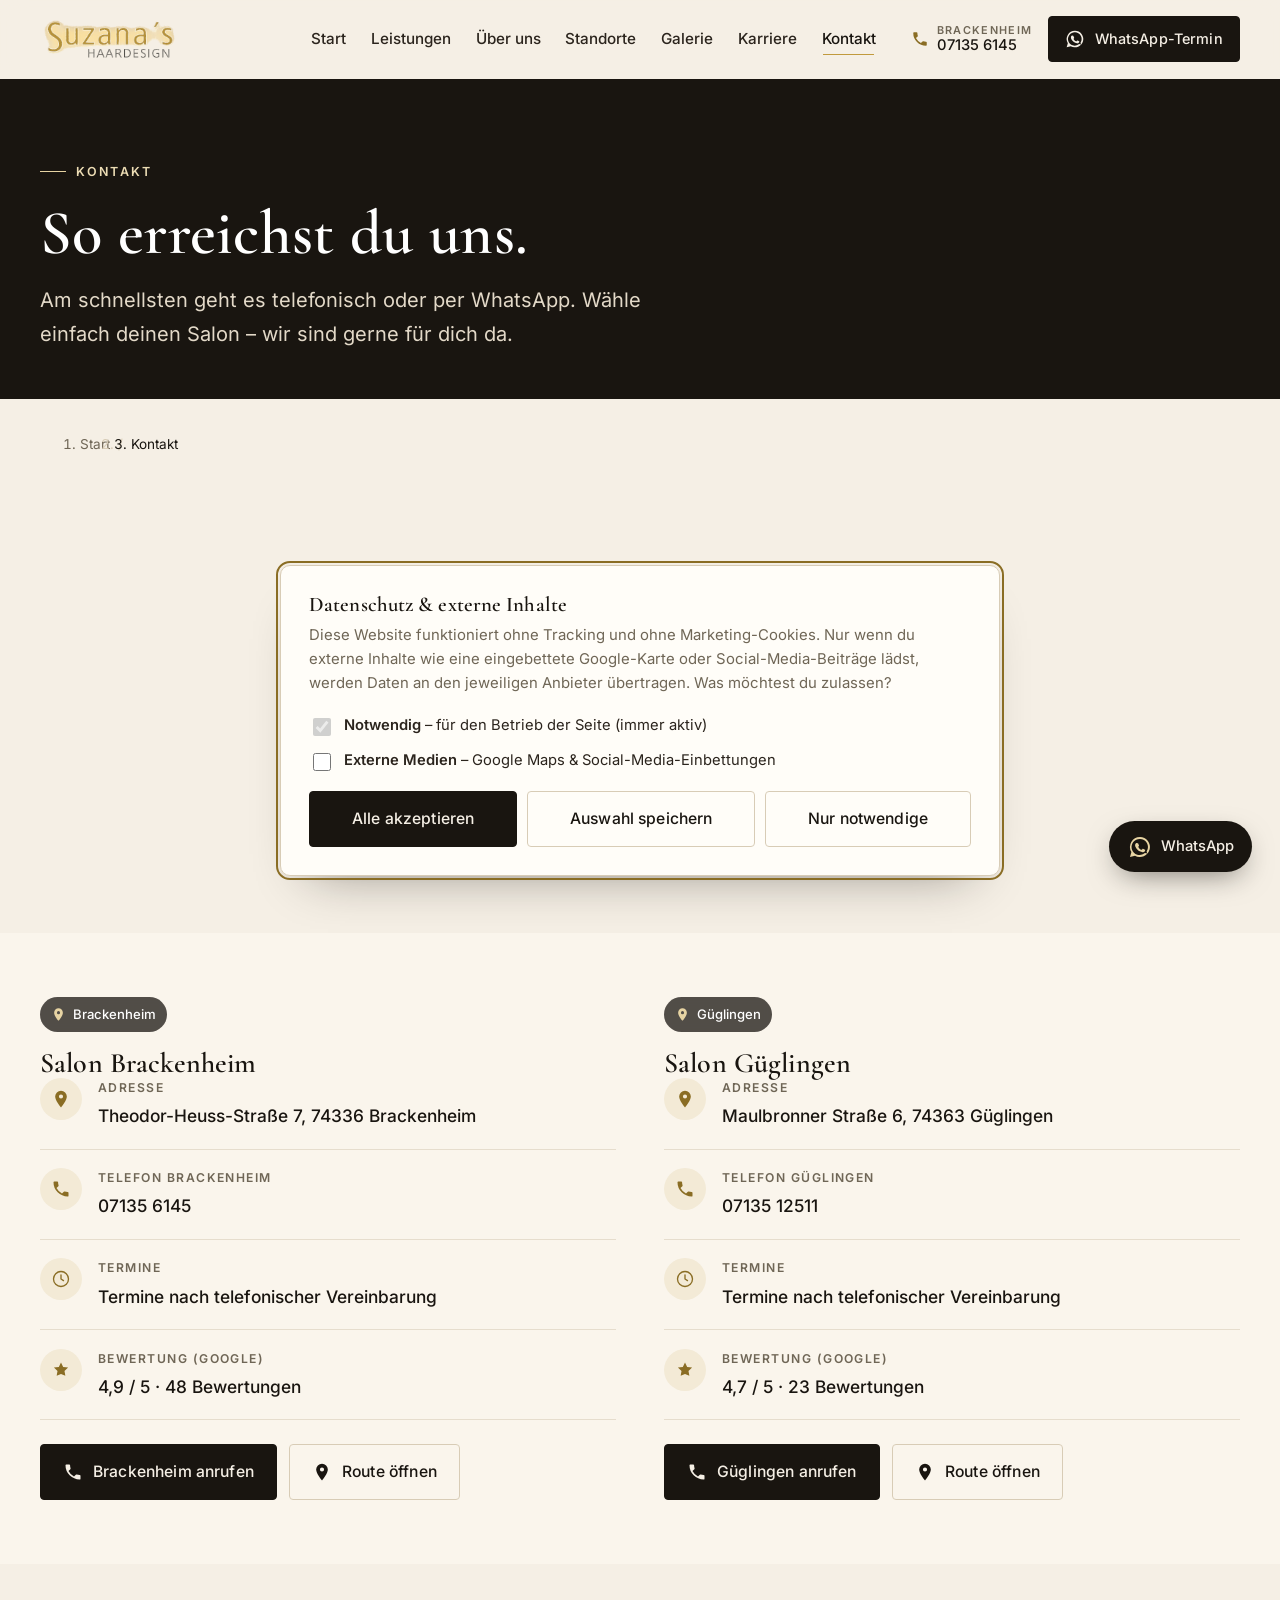
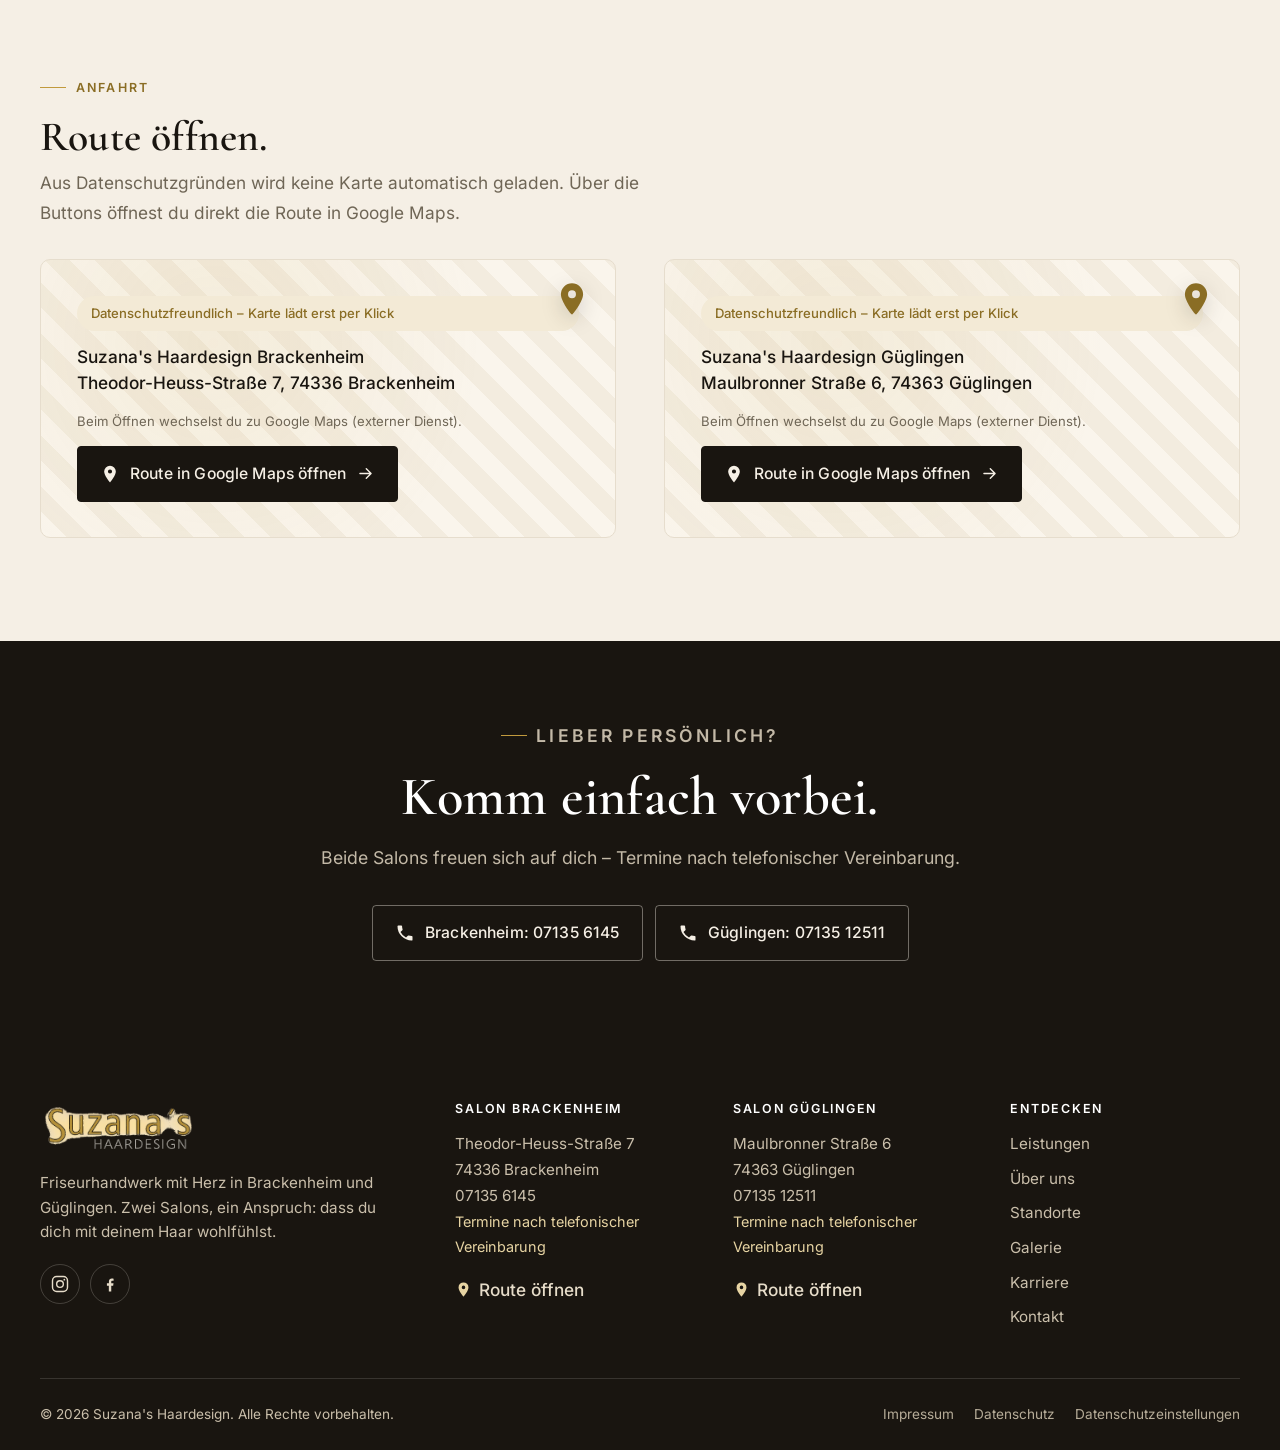
<file: kontakt.html>
<!doctype html>
<html lang="de">
<head>
<meta charset="utf-8">
<meta name="viewport" content="width=device-width, initial-scale=1">
<title>Kontakt – Suzana's Haardesign Brackenheim & Güglingen</title>
<meta name="description" content="Kontakt zu Suzana's Haardesign: Telefon und WhatsApp für Brackenheim (07135 6145) und Güglingen (07135 12511). Adressen, Route und Terminvereinbarung.">
<link rel="canonical" href="https://www.suzanas-haardesign.de/kontakt.html">
<meta name="theme-color" content="#171310">
<meta name="robots" content="index, follow">
<meta property="og:type" content="website">
<meta property="og:site_name" content="Suzana's Haardesign">
<meta property="og:locale" content="de_DE">
<meta property="og:title" content="Kontakt – Suzana's Haardesign Brackenheim & Güglingen">
<meta property="og:description" content="Kontakt zu Suzana's Haardesign: Telefon und WhatsApp für Brackenheim (07135 6145) und Güglingen (07135 12511). Adressen, Route und Terminvereinbarung.">
<meta property="og:url" content="https://www.suzanas-haardesign.de/kontakt.html">
<meta property="og:image" content="https://www.suzanas-haardesign.de/assets/img/hero-salon-1200.webp">
<meta name="twitter:card" content="summary_large_image">
<link rel="icon" href="assets/logo/favicon.svg" type="image/svg+xml">
<link rel="apple-touch-icon" href="assets/logo/apple-touch-icon.png">
<link rel="preload" as="font" type="font/woff2" href="assets/fonts/cormorant-garamond-600.woff2" crossorigin>
<link rel="preload" as="font" type="font/woff2" href="assets/fonts/inter-400.woff2" crossorigin>
<link rel="stylesheet" href="css/styles.css">
<script type="application/ld+json">{"@context":"https://schema.org","@type":"ContactPage","name":"Kontakt – Suzana's Haardesign","url":"https://www.suzanas-haardesign.de/kontakt.html"}</script>
</head>
<body>
<a class="skip-link" href="#main">Zum Inhalt springen</a>
<header class="site-header" data-header>
  <div class="wrap site-header__inner">
    <a class="brand" href="index.html" aria-label="Suzana's Haardesign – zur Startseite">
      <img src="assets/logo/logo.webp" width="176" height="58" alt="Suzana's Haardesign" class="brand__logo">
    </a>
    <nav class="site-nav" aria-label="Hauptnavigation">
      <ul><li><a href="index.html">Start</a></li><li><a href="leistungen.html">Leistungen</a></li><li><a href="ueber-uns.html">Über uns</a></li><li><a href="standorte.html">Standorte</a></li><li><a href="galerie.html">Galerie</a></li><li><a href="karriere.html">Karriere</a></li><li><a href="kontakt.html" aria-current="page">Kontakt</a></li></ul>
    </nav>
    <div class="site-header__actions">
      <a class="header-phone" href="tel:+4971356145">
        <span class="header-phone__icon" aria-hidden="true"><svg viewBox="0 0 24 24" aria-hidden="true" focusable="false"><path d="M6.6 10.8a15.5 15.5 0 0 0 6.6 6.6l2.2-2.2a1 1 0 0 1 1-.24 11.4 11.4 0 0 0 3.6.58 1 1 0 0 1 1 1V20a1 1 0 0 1-1 1A17 17 0 0 1 3 4a1 1 0 0 1 1-1h3.5a1 1 0 0 1 1 1 11.4 11.4 0 0 0 .58 3.6 1 1 0 0 1-.24 1z" fill="currentColor"/></svg></span>
        <span class="header-phone__text"><span class="header-phone__label">Brackenheim</span>07135 6145</span>
      </a>
      <a class="btn btn--primary btn--sm" href="https://wa.me/491533901963?text=Hallo%20Suzana's%20Haardesign%2C%20ich%20w%C3%BCrde%20gerne%20einen%20Termin%20vereinbaren." target="_blank" rel="noopener"><span class="btn__icon"><svg viewBox="0 0 24 24" aria-hidden="true" focusable="false"><path d="M12 2a10 10 0 0 0-8.6 15.1L2 22l5-1.3A10 10 0 1 0 12 2zm0 2a8 8 0 0 1 6.9 12l-.3.5.6 2.1-2.2-.6-.5.3A8 8 0 1 1 12 4zm-3.3 3.9c-.2 0-.5.1-.7.3-.3.3-.9.9-.9 2.1s.9 2.4 1 2.6c.1.2 1.7 2.7 4.2 3.7 2.1.8 2.5.7 3 .6.5 0 1.5-.6 1.7-1.2.2-.6.2-1.1.1-1.2-.1-.1-.3-.2-.6-.3l-1.5-.7c-.2-.1-.4-.1-.5.1l-.6.8c-.1.2-.3.2-.5.1-.7-.3-1.4-.6-2.1-1.4-.5-.6-.9-1.2-1-1.4-.1-.2 0-.3.1-.4l.4-.4c.1-.2.2-.3.2-.5s0-.3-.1-.4l-.7-1.7c-.2-.4-.4-.4-.6-.4z" fill="currentColor"/></svg></span><span>WhatsApp-Termin</span></a>
      <button class="nav-toggle" type="button" aria-expanded="false" aria-controls="mobile-nav" aria-label="Menü öffnen" data-nav-toggle>
        <span class="nav-toggle__open" aria-hidden="true"><svg viewBox="0 0 24 24" aria-hidden="true" focusable="false"><path d="M4 7h16M4 12h16M4 17h16" fill="none" stroke="currentColor" stroke-width="1.8" stroke-linecap="round"/></svg></span>
        <span class="nav-toggle__close" aria-hidden="true"><svg viewBox="0 0 24 24" aria-hidden="true" focusable="false"><path d="M6 6l12 12M18 6 6 18" fill="none" stroke="currentColor" stroke-width="1.8" stroke-linecap="round"/></svg></span>
      </button>
    </div>
  </div>
</header>
<div class="mobile-nav" id="mobile-nav" data-mobile-nav hidden>
  <nav class="mobile-nav__inner wrap" aria-label="Mobile Navigation">
    <ul><li><a href="index.html">Start</a></li><li><a href="leistungen.html">Leistungen</a></li><li><a href="ueber-uns.html">Über uns</a></li><li><a href="standorte.html">Standorte</a></li><li><a href="galerie.html">Galerie</a></li><li><a href="karriere.html">Karriere</a></li><li><a href="kontakt.html" aria-current="page">Kontakt</a></li></ul>
    <div class="mobile-nav__cta">
      <a class="btn btn--primary" href="https://wa.me/491533901963?text=Hallo%20Suzana's%20Haardesign%2C%20ich%20w%C3%BCrde%20gerne%20einen%20Termin%20vereinbaren." target="_blank" rel="noopener"><span class="btn__icon"><svg viewBox="0 0 24 24" aria-hidden="true" focusable="false"><path d="M12 2a10 10 0 0 0-8.6 15.1L2 22l5-1.3A10 10 0 1 0 12 2zm0 2a8 8 0 0 1 6.9 12l-.3.5.6 2.1-2.2-.6-.5.3A8 8 0 1 1 12 4zm-3.3 3.9c-.2 0-.5.1-.7.3-.3.3-.9.9-.9 2.1s.9 2.4 1 2.6c.1.2 1.7 2.7 4.2 3.7 2.1.8 2.5.7 3 .6.5 0 1.5-.6 1.7-1.2.2-.6.2-1.1.1-1.2-.1-.1-.3-.2-.6-.3l-1.5-.7c-.2-.1-.4-.1-.5.1l-.6.8c-.1.2-.3.2-.5.1-.7-.3-1.4-.6-2.1-1.4-.5-.6-.9-1.2-1-1.4-.1-.2 0-.3.1-.4l.4-.4c.1-.2.2-.3.2-.5s0-.3-.1-.4l-.7-1.7c-.2-.4-.4-.4-.6-.4z" fill="currentColor"/></svg></span><span>Termin per WhatsApp</span><span class="btn__arrow"><svg viewBox="0 0 24 24" aria-hidden="true" focusable="false"><path d="M5 12h13M13 6l6 6-6 6" fill="none" stroke="currentColor" stroke-width="1.8" stroke-linecap="round" stroke-linejoin="round"/></svg></span></a>
      <div class="mobile-nav__phones">
        <a href="tel:+4971356145"><span aria-hidden="true"><svg viewBox="0 0 24 24" aria-hidden="true" focusable="false"><path d="M6.6 10.8a15.5 15.5 0 0 0 6.6 6.6l2.2-2.2a1 1 0 0 1 1-.24 11.4 11.4 0 0 0 3.6.58 1 1 0 0 1 1 1V20a1 1 0 0 1-1 1A17 17 0 0 1 3 4a1 1 0 0 1 1-1h3.5a1 1 0 0 1 1 1 11.4 11.4 0 0 0 .58 3.6 1 1 0 0 1-.24 1z" fill="currentColor"/></svg></span> Brackenheim: 07135 6145</a><a href="tel:+49713512511"><span aria-hidden="true"><svg viewBox="0 0 24 24" aria-hidden="true" focusable="false"><path d="M6.6 10.8a15.5 15.5 0 0 0 6.6 6.6l2.2-2.2a1 1 0 0 1 1-.24 11.4 11.4 0 0 0 3.6.58 1 1 0 0 1 1 1V20a1 1 0 0 1-1 1A17 17 0 0 1 3 4a1 1 0 0 1 1-1h3.5a1 1 0 0 1 1 1 11.4 11.4 0 0 0 .58 3.6 1 1 0 0 1-.24 1z" fill="currentColor"/></svg></span> Güglingen: 07135 12511</a>
      </div>
      <div class="mobile-nav__social">
        <a href="https://www.instagram.com/suzanas_haardesign/" target="_blank" rel="noopener" aria-label="Instagram (öffnet extern)"><svg viewBox="0 0 24 24" aria-hidden="true" focusable="false"><rect x="3" y="3" width="18" height="18" rx="5" fill="none" stroke="currentColor" stroke-width="1.7"/><circle cx="12" cy="12" r="4" fill="none" stroke="currentColor" stroke-width="1.7"/><circle cx="17.2" cy="6.8" r="1.1" fill="currentColor"/></svg></a>
        <a href="https://www.facebook.com/p/Suzanas-Haardesign-100054323869623/?locale=de_DE" target="_blank" rel="noopener" aria-label="Facebook (öffnet extern)"><svg viewBox="0 0 24 24" aria-hidden="true" focusable="false"><path d="M13.5 21v-7h2.3l.4-2.8h-2.7V9.4c0-.8.2-1.4 1.4-1.4h1.4V5.6c-.7-.1-1.4-.1-2.1-.1-2.1 0-3.5 1.3-3.5 3.6v2H8.3V14h2.3v7z" fill="currentColor"/></svg></a>
      </div>
    </div>
  </nav>
</div>
<main id="main">

<section class="page-hero">
    <div class="wrap">
      <p class="eyebrow eyebrow--light"><span class="eyebrow__mark" aria-hidden="true"></span>Kontakt</p>
      <h1>So erreichst du uns.</h1>
      <p class="page-hero__sub">Am schnellsten geht es telefonisch oder per WhatsApp. Wähle einfach deinen Salon – wir sind gerne für dich da.</p>
    </div>
  </section>
<nav class="breadcrumb wrap" aria-label="Brotkrumen"><ol><li><a href="index.html">Start</a></li><li class="crumb-sep" aria-hidden="true">/</li><li aria-current="page">Kontakt</li></ol></nav>
<script type="application/ld+json">{"@context":"https://schema.org","@type":"BreadcrumbList","itemListElement":[{"@type":"ListItem","position":1,"name":"Start","item":"https://www.suzanas-haardesign.de/index.html"},{"@type":"ListItem","position":2,"name":"Kontakt","item":"https://www.suzanas-haardesign.de/"}]}</script>

<section class="section">
  <div class="wrap">
    <div class="center reveal" style="max-width:44rem;margin-inline:auto">
      <p class="eyebrow" style="justify-content:center"><span class="eyebrow__mark" aria-hidden="true"></span>Am liebsten direkt</p>
      <h2 class="h-lg">Schreib oder ruf uns an.</h2>
      <p class="lead" style="margin-top:.75rem">Eine kurze Nachricht per WhatsApp reicht für Terminwünsche und Fragen. Deine Nachricht ist bereits vorbereitet.</p>
      <div class="btn-group" style="justify-content:center;margin-top:1.75rem">
        <a class="btn btn--gold" href="https://wa.me/491533901963?text=Hallo%20Suzana's%20Haardesign%2C%20ich%20w%C3%BCrde%20gerne%20einen%20Termin%20vereinbaren." target="_blank" rel="noopener"><span class="btn__icon"><svg viewBox="0 0 24 24" aria-hidden="true" focusable="false"><path d="M12 2a10 10 0 0 0-8.6 15.1L2 22l5-1.3A10 10 0 1 0 12 2zm0 2a8 8 0 0 1 6.9 12l-.3.5.6 2.1-2.2-.6-.5.3A8 8 0 1 1 12 4zm-3.3 3.9c-.2 0-.5.1-.7.3-.3.3-.9.9-.9 2.1s.9 2.4 1 2.6c.1.2 1.7 2.7 4.2 3.7 2.1.8 2.5.7 3 .6.5 0 1.5-.6 1.7-1.2.2-.6.2-1.1.1-1.2-.1-.1-.3-.2-.6-.3l-1.5-.7c-.2-.1-.4-.1-.5.1l-.6.8c-.1.2-.3.2-.5.1-.7-.3-1.4-.6-2.1-1.4-.5-.6-.9-1.2-1-1.4-.1-.2 0-.3.1-.4l.4-.4c.1-.2.2-.3.2-.5s0-.3-.1-.4l-.7-1.7c-.2-.4-.4-.4-.6-.4z" fill="currentColor"/></svg></span><span>Termin per WhatsApp</span></a>
        <a class="btn btn--ghost" href="https://wa.me/491533901963?text=Hallo%20Suzana's%20Haardesign%2C%20ich%20habe%20eine%20Frage." target="_blank" rel="noopener"><span class="btn__icon"><svg viewBox="0 0 24 24" aria-hidden="true" focusable="false"><path d="M12 2a10 10 0 0 0-8.6 15.1L2 22l5-1.3A10 10 0 1 0 12 2zm0 2a8 8 0 0 1 6.9 12l-.3.5.6 2.1-2.2-.6-.5.3A8 8 0 1 1 12 4zm-3.3 3.9c-.2 0-.5.1-.7.3-.3.3-.9.9-.9 2.1s.9 2.4 1 2.6c.1.2 1.7 2.7 4.2 3.7 2.1.8 2.5.7 3 .6.5 0 1.5-.6 1.7-1.2.2-.6.2-1.1.1-1.2-.1-.1-.3-.2-.6-.3l-1.5-.7c-.2-.1-.4-.1-.5.1l-.6.8c-.1.2-.3.2-.5.1-.7-.3-1.4-.6-2.1-1.4-.5-.6-.9-1.2-1-1.4-.1-.2 0-.3.1-.4l.4-.4c.1-.2.2-.3.2-.5s0-.3-.1-.4l-.7-1.7c-.2-.4-.4-.4-.6-.4z" fill="currentColor"/></svg></span><span>Allgemeine Frage per WhatsApp</span></a>
      </div>
    </div>
  </div>
</section>

<section class="section section--paper2 section--tight">
  <div class="wrap contact-grid">
    <article class="reveal">
    <div class="loc-card__badge" style="position:static;display:inline-flex;margin-bottom:1rem"><svg viewBox="0 0 24 24" aria-hidden="true" focusable="false"><path d="M12 2a7 7 0 0 0-7 7c0 4.6 6.2 12.2 6.5 12.5a.7.7 0 0 0 1 0C12.8 21.2 19 13.6 19 9a7 7 0 0 0-7-7zm0 9.5A2.5 2.5 0 1 1 12 6.5a2.5 2.5 0 0 1 0 5z" fill="currentColor"/></svg> Brackenheim</div>
    <h2 class="h-md">Salon Brackenheim</h2>
    <div class="info-list">
    <div class="info-list__row">
      <span class="info-list__icon" aria-hidden="true"><svg viewBox="0 0 24 24" aria-hidden="true" focusable="false"><path d="M12 2a7 7 0 0 0-7 7c0 4.6 6.2 12.2 6.5 12.5a.7.7 0 0 0 1 0C12.8 21.2 19 13.6 19 9a7 7 0 0 0-7-7zm0 9.5A2.5 2.5 0 1 1 12 6.5a2.5 2.5 0 0 1 0 5z" fill="currentColor"/></svg></span>
      <div><p class="info-list__label">Adresse</p><p class="info-list__value">Theodor-Heuss-Straße 7, 74336 Brackenheim</p></div>
    </div>
    <div class="info-list__row">
      <span class="info-list__icon" aria-hidden="true"><svg viewBox="0 0 24 24" aria-hidden="true" focusable="false"><path d="M6.6 10.8a15.5 15.5 0 0 0 6.6 6.6l2.2-2.2a1 1 0 0 1 1-.24 11.4 11.4 0 0 0 3.6.58 1 1 0 0 1 1 1V20a1 1 0 0 1-1 1A17 17 0 0 1 3 4a1 1 0 0 1 1-1h3.5a1 1 0 0 1 1 1 11.4 11.4 0 0 0 .58 3.6 1 1 0 0 1-.24 1z" fill="currentColor"/></svg></span>
      <div><p class="info-list__label">Telefon Brackenheim</p><p class="info-list__value"><a href="tel:+4971356145">07135 6145</a></p></div>
    </div>
    <div class="info-list__row">
      <span class="info-list__icon" aria-hidden="true"><svg viewBox="0 0 24 24" aria-hidden="true" focusable="false"><circle cx="12" cy="12" r="9" fill="none" stroke="currentColor" stroke-width="1.6"/><path d="M12 7v5l3 2" fill="none" stroke="currentColor" stroke-width="1.6" stroke-linecap="round"/></svg></span>
      <div><p class="info-list__label">Termine</p><p class="info-list__value">Termine nach telefonischer Vereinbarung</p></div>
    </div>
    <div class="info-list__row">
      <span class="info-list__icon" aria-hidden="true"><svg viewBox="0 0 24 24" aria-hidden="true" focusable="false"><path d="m12 3 2.6 5.3 5.9.8-4.3 4.1 1 5.8L12 16.9 6.8 19l1-5.8-4.3-4.1 5.9-.8z" fill="currentColor"/></svg></span>
      <div><p class="info-list__label">Bewertung (Google)</p><p class="info-list__value">4,9 / 5 · 48 Bewertungen</p></div>
    </div>
  </div>
    <div class="btn-group" style="margin-top:1.5rem">
      <a class="btn btn--primary" href="tel:+4971356145"><span class="btn__icon"><svg viewBox="0 0 24 24" aria-hidden="true" focusable="false"><path d="M6.6 10.8a15.5 15.5 0 0 0 6.6 6.6l2.2-2.2a1 1 0 0 1 1-.24 11.4 11.4 0 0 0 3.6.58 1 1 0 0 1 1 1V20a1 1 0 0 1-1 1A17 17 0 0 1 3 4a1 1 0 0 1 1-1h3.5a1 1 0 0 1 1 1 11.4 11.4 0 0 0 .58 3.6 1 1 0 0 1-.24 1z" fill="currentColor"/></svg></span><span>Brackenheim anrufen</span></a>
      <a class="btn btn--ghost" href="https://www.google.com/maps/dir/?api=1&destination=Theodor-Heuss-Stra%C3%9Fe%207%2C%2074336%20Brackenheim" target="_blank" rel="noopener"><span class="btn__icon"><svg viewBox="0 0 24 24" aria-hidden="true" focusable="false"><path d="M12 2a7 7 0 0 0-7 7c0 4.6 6.2 12.2 6.5 12.5a.7.7 0 0 0 1 0C12.8 21.2 19 13.6 19 9a7 7 0 0 0-7-7zm0 9.5A2.5 2.5 0 1 1 12 6.5a2.5 2.5 0 0 1 0 5z" fill="currentColor"/></svg></span><span>Route öffnen</span></a>
    </div>
  </article><article class="reveal">
    <div class="loc-card__badge" style="position:static;display:inline-flex;margin-bottom:1rem"><svg viewBox="0 0 24 24" aria-hidden="true" focusable="false"><path d="M12 2a7 7 0 0 0-7 7c0 4.6 6.2 12.2 6.5 12.5a.7.7 0 0 0 1 0C12.8 21.2 19 13.6 19 9a7 7 0 0 0-7-7zm0 9.5A2.5 2.5 0 1 1 12 6.5a2.5 2.5 0 0 1 0 5z" fill="currentColor"/></svg> Güglingen</div>
    <h2 class="h-md">Salon Güglingen</h2>
    <div class="info-list">
    <div class="info-list__row">
      <span class="info-list__icon" aria-hidden="true"><svg viewBox="0 0 24 24" aria-hidden="true" focusable="false"><path d="M12 2a7 7 0 0 0-7 7c0 4.6 6.2 12.2 6.5 12.5a.7.7 0 0 0 1 0C12.8 21.2 19 13.6 19 9a7 7 0 0 0-7-7zm0 9.5A2.5 2.5 0 1 1 12 6.5a2.5 2.5 0 0 1 0 5z" fill="currentColor"/></svg></span>
      <div><p class="info-list__label">Adresse</p><p class="info-list__value">Maulbronner Straße 6, 74363 Güglingen</p></div>
    </div>
    <div class="info-list__row">
      <span class="info-list__icon" aria-hidden="true"><svg viewBox="0 0 24 24" aria-hidden="true" focusable="false"><path d="M6.6 10.8a15.5 15.5 0 0 0 6.6 6.6l2.2-2.2a1 1 0 0 1 1-.24 11.4 11.4 0 0 0 3.6.58 1 1 0 0 1 1 1V20a1 1 0 0 1-1 1A17 17 0 0 1 3 4a1 1 0 0 1 1-1h3.5a1 1 0 0 1 1 1 11.4 11.4 0 0 0 .58 3.6 1 1 0 0 1-.24 1z" fill="currentColor"/></svg></span>
      <div><p class="info-list__label">Telefon Güglingen</p><p class="info-list__value"><a href="tel:+49713512511">07135 12511</a></p></div>
    </div>
    <div class="info-list__row">
      <span class="info-list__icon" aria-hidden="true"><svg viewBox="0 0 24 24" aria-hidden="true" focusable="false"><circle cx="12" cy="12" r="9" fill="none" stroke="currentColor" stroke-width="1.6"/><path d="M12 7v5l3 2" fill="none" stroke="currentColor" stroke-width="1.6" stroke-linecap="round"/></svg></span>
      <div><p class="info-list__label">Termine</p><p class="info-list__value">Termine nach telefonischer Vereinbarung</p></div>
    </div>
    <div class="info-list__row">
      <span class="info-list__icon" aria-hidden="true"><svg viewBox="0 0 24 24" aria-hidden="true" focusable="false"><path d="m12 3 2.6 5.3 5.9.8-4.3 4.1 1 5.8L12 16.9 6.8 19l1-5.8-4.3-4.1 5.9-.8z" fill="currentColor"/></svg></span>
      <div><p class="info-list__label">Bewertung (Google)</p><p class="info-list__value">4,7 / 5 · 23 Bewertungen</p></div>
    </div>
  </div>
    <div class="btn-group" style="margin-top:1.5rem">
      <a class="btn btn--primary" href="tel:+49713512511"><span class="btn__icon"><svg viewBox="0 0 24 24" aria-hidden="true" focusable="false"><path d="M6.6 10.8a15.5 15.5 0 0 0 6.6 6.6l2.2-2.2a1 1 0 0 1 1-.24 11.4 11.4 0 0 0 3.6.58 1 1 0 0 1 1 1V20a1 1 0 0 1-1 1A17 17 0 0 1 3 4a1 1 0 0 1 1-1h3.5a1 1 0 0 1 1 1 11.4 11.4 0 0 0 .58 3.6 1 1 0 0 1-.24 1z" fill="currentColor"/></svg></span><span>Güglingen anrufen</span></a>
      <a class="btn btn--ghost" href="https://www.google.com/maps/dir/?api=1&destination=Maulbronner%20Stra%C3%9Fe%206%2C%2074363%20G%C3%BCglingen" target="_blank" rel="noopener"><span class="btn__icon"><svg viewBox="0 0 24 24" aria-hidden="true" focusable="false"><path d="M12 2a7 7 0 0 0-7 7c0 4.6 6.2 12.2 6.5 12.5a.7.7 0 0 0 1 0C12.8 21.2 19 13.6 19 9a7 7 0 0 0-7-7zm0 9.5A2.5 2.5 0 1 1 12 6.5a2.5 2.5 0 0 1 0 5z" fill="currentColor"/></svg></span><span>Route öffnen</span></a>
    </div>
  </article>
  </div>
</section>

<section class="section">
  <div class="wrap">
    <div class="section-head reveal">
      <p class="eyebrow"><span class="eyebrow__mark" aria-hidden="true"></span>Anfahrt</p>
      <h2 class="h-lg">Route öffnen.</h2>
      <p class="muted measure" style="margin-top:.5rem">Aus Datenschutzgründen wird keine Karte automatisch geladen. Über die Buttons öffnest du direkt die Route in Google Maps.</p>
    </div>
    <div class="contact-grid" style="margin-top:2rem">
      <div class="reveal"><div class="mapcard">
    <div class="mapcard__inner">
      <span class="mapcard__pin" aria-hidden="true"><svg viewBox="0 0 24 24" aria-hidden="true" focusable="false"><path d="M12 2a7 7 0 0 0-7 7c0 4.6 6.2 12.2 6.5 12.5a.7.7 0 0 0 1 0C12.8 21.2 19 13.6 19 9a7 7 0 0 0-7-7zm0 9.5A2.5 2.5 0 1 1 12 6.5a2.5 2.5 0 0 1 0 5z" fill="currentColor"/></svg></span>
      <p class="pill-note">Datenschutzfreundlich – Karte lädt erst per Klick</p>
      <address>Suzana's Haardesign Brackenheim<br>Theodor-Heuss-Straße 7, 74336 Brackenheim</address>
      <p class="mapcard__hint">Beim Öffnen wechselst du zu Google Maps (externer Dienst).</p>
      <div><a class="btn btn--primary" href="https://www.google.com/maps/dir/?api=1&destination=Theodor-Heuss-Stra%C3%9Fe%207%2C%2074336%20Brackenheim" target="_blank" rel="noopener"><span class="btn__icon"><svg viewBox="0 0 24 24" aria-hidden="true" focusable="false"><path d="M12 2a7 7 0 0 0-7 7c0 4.6 6.2 12.2 6.5 12.5a.7.7 0 0 0 1 0C12.8 21.2 19 13.6 19 9a7 7 0 0 0-7-7zm0 9.5A2.5 2.5 0 1 1 12 6.5a2.5 2.5 0 0 1 0 5z" fill="currentColor"/></svg></span><span>Route in Google Maps öffnen</span><span class="btn__arrow"><svg viewBox="0 0 24 24" aria-hidden="true" focusable="false"><path d="M5 12h13M13 6l6 6-6 6" fill="none" stroke="currentColor" stroke-width="1.8" stroke-linecap="round" stroke-linejoin="round"/></svg></span></a></div>
    </div>
  </div></div><div class="reveal"><div class="mapcard">
    <div class="mapcard__inner">
      <span class="mapcard__pin" aria-hidden="true"><svg viewBox="0 0 24 24" aria-hidden="true" focusable="false"><path d="M12 2a7 7 0 0 0-7 7c0 4.6 6.2 12.2 6.5 12.5a.7.7 0 0 0 1 0C12.8 21.2 19 13.6 19 9a7 7 0 0 0-7-7zm0 9.5A2.5 2.5 0 1 1 12 6.5a2.5 2.5 0 0 1 0 5z" fill="currentColor"/></svg></span>
      <p class="pill-note">Datenschutzfreundlich – Karte lädt erst per Klick</p>
      <address>Suzana's Haardesign Güglingen<br>Maulbronner Straße 6, 74363 Güglingen</address>
      <p class="mapcard__hint">Beim Öffnen wechselst du zu Google Maps (externer Dienst).</p>
      <div><a class="btn btn--primary" href="https://www.google.com/maps/dir/?api=1&destination=Maulbronner%20Stra%C3%9Fe%206%2C%2074363%20G%C3%BCglingen" target="_blank" rel="noopener"><span class="btn__icon"><svg viewBox="0 0 24 24" aria-hidden="true" focusable="false"><path d="M12 2a7 7 0 0 0-7 7c0 4.6 6.2 12.2 6.5 12.5a.7.7 0 0 0 1 0C12.8 21.2 19 13.6 19 9a7 7 0 0 0-7-7zm0 9.5A2.5 2.5 0 1 1 12 6.5a2.5 2.5 0 0 1 0 5z" fill="currentColor"/></svg></span><span>Route in Google Maps öffnen</span><span class="btn__arrow"><svg viewBox="0 0 24 24" aria-hidden="true" focusable="false"><path d="M5 12h13M13 6l6 6-6 6" fill="none" stroke="currentColor" stroke-width="1.8" stroke-linecap="round" stroke-linejoin="round"/></svg></span></a></div>
    </div>
  </div></div>
    </div>
  </div>
</section>

<section class="section section--ink section--tight">
  <div class="wrap cta-band reveal">
    <p class="eyebrow"><span class="eyebrow__mark" aria-hidden="true"></span>Lieber persönlich?</p>
    <h2>Komm einfach vorbei.</h2>
    <p>Beide Salons freuen sich auf dich – Termine nach telefonischer Vereinbarung.</p>
    <div class="btn-group">
      <a class="btn btn--outline-light" href="tel:+4971356145"><span class="btn__icon"><svg viewBox="0 0 24 24" aria-hidden="true" focusable="false"><path d="M6.6 10.8a15.5 15.5 0 0 0 6.6 6.6l2.2-2.2a1 1 0 0 1 1-.24 11.4 11.4 0 0 0 3.6.58 1 1 0 0 1 1 1V20a1 1 0 0 1-1 1A17 17 0 0 1 3 4a1 1 0 0 1 1-1h3.5a1 1 0 0 1 1 1 11.4 11.4 0 0 0 .58 3.6 1 1 0 0 1-.24 1z" fill="currentColor"/></svg></span><span>Brackenheim: 07135 6145</span></a><a class="btn btn--outline-light" href="tel:+49713512511"><span class="btn__icon"><svg viewBox="0 0 24 24" aria-hidden="true" focusable="false"><path d="M6.6 10.8a15.5 15.5 0 0 0 6.6 6.6l2.2-2.2a1 1 0 0 1 1-.24 11.4 11.4 0 0 0 3.6.58 1 1 0 0 1 1 1V20a1 1 0 0 1-1 1A17 17 0 0 1 3 4a1 1 0 0 1 1-1h3.5a1 1 0 0 1 1 1 11.4 11.4 0 0 0 .58 3.6 1 1 0 0 1-.24 1z" fill="currentColor"/></svg></span><span>Güglingen: 07135 12511</span></a>
    </div>
  </div>
</section>

</main>
<footer class="site-footer">
  <div class="wrap site-footer__grid">
    <div class="site-footer__brand">
      <img src="assets/logo/logo-light.webp" width="180" height="60" alt="Suzana's Haardesign" class="site-footer__logo">
      <p>Friseurhandwerk mit Herz in Brackenheim und Güglingen. Zwei Salons, ein Anspruch: dass du dich mit deinem Haar wohlfühlst.</p>
      <div class="site-footer__social">
        <a href="https://www.instagram.com/suzanas_haardesign/" target="_blank" rel="noopener" aria-label="Instagram (öffnet extern)"><svg viewBox="0 0 24 24" aria-hidden="true" focusable="false"><rect x="3" y="3" width="18" height="18" rx="5" fill="none" stroke="currentColor" stroke-width="1.7"/><circle cx="12" cy="12" r="4" fill="none" stroke="currentColor" stroke-width="1.7"/><circle cx="17.2" cy="6.8" r="1.1" fill="currentColor"/></svg></a>
        <a href="https://www.facebook.com/p/Suzanas-Haardesign-100054323869623/?locale=de_DE" target="_blank" rel="noopener" aria-label="Facebook (öffnet extern)"><svg viewBox="0 0 24 24" aria-hidden="true" focusable="false"><path d="M13.5 21v-7h2.3l.4-2.8h-2.7V9.4c0-.8.2-1.4 1.4-1.4h1.4V5.6c-.7-.1-1.4-.1-2.1-.1-2.1 0-3.5 1.3-3.5 3.6v2H8.3V14h2.3v7z" fill="currentColor"/></svg></a>
      </div>
    </div>
    <div class="site-footer__col">
      <h2>Salon Brackenheim</h2>
      <address>
        Theodor-Heuss-Straße 7<br>74336 Brackenheim<br>
        <a href="tel:+4971356145">07135 6145</a><br>
        <span class="site-footer__hours">Termine nach telefonischer Vereinbarung</span>
      </address>
      <a class="site-footer__route" href="https://www.google.com/maps/dir/?api=1&destination=Theodor-Heuss-Stra%C3%9Fe%207%2C%2074336%20Brackenheim" target="_blank" rel="noopener"><svg viewBox="0 0 24 24" aria-hidden="true" focusable="false"><path d="M12 2a7 7 0 0 0-7 7c0 4.6 6.2 12.2 6.5 12.5a.7.7 0 0 0 1 0C12.8 21.2 19 13.6 19 9a7 7 0 0 0-7-7zm0 9.5A2.5 2.5 0 1 1 12 6.5a2.5 2.5 0 0 1 0 5z" fill="currentColor"/></svg><span>Route öffnen</span></a>
    </div><div class="site-footer__col">
      <h2>Salon Güglingen</h2>
      <address>
        Maulbronner Straße 6<br>74363 Güglingen<br>
        <a href="tel:+49713512511">07135 12511</a><br>
        <span class="site-footer__hours">Termine nach telefonischer Vereinbarung</span>
      </address>
      <a class="site-footer__route" href="https://www.google.com/maps/dir/?api=1&destination=Maulbronner%20Stra%C3%9Fe%206%2C%2074363%20G%C3%BCglingen" target="_blank" rel="noopener"><svg viewBox="0 0 24 24" aria-hidden="true" focusable="false"><path d="M12 2a7 7 0 0 0-7 7c0 4.6 6.2 12.2 6.5 12.5a.7.7 0 0 0 1 0C12.8 21.2 19 13.6 19 9a7 7 0 0 0-7-7zm0 9.5A2.5 2.5 0 1 1 12 6.5a2.5 2.5 0 0 1 0 5z" fill="currentColor"/></svg><span>Route öffnen</span></a>
    </div>
    <nav class="site-footer__col" aria-label="Footer-Navigation">
      <h2>Entdecken</h2>
      <ul class="site-footer__nav">
        <li><a href="leistungen.html">Leistungen</a></li>
        <li><a href="ueber-uns.html">Über uns</a></li>
        <li><a href="standorte.html">Standorte</a></li>
        <li><a href="galerie.html">Galerie</a></li>
        <li><a href="karriere.html">Karriere</a></li>
        <li><a href="kontakt.html">Kontakt</a></li>
      </ul>
    </nav>
  </div>
  <div class="wrap site-footer__bottom">
    <p>© <span data-year>2026</span> Suzana's Haardesign. Alle Rechte vorbehalten.</p>
    <ul class="site-footer__legal">
      <li><a href="impressum.html">Impressum</a></li>
      <li><a href="datenschutz.html">Datenschutz</a></li>
      <li><button type="button" class="linklike" data-open-consent>Datenschutz&shy;einstellungen</button></li>
    </ul>
  </div>
</footer>
<a class="wa-float" href="https://wa.me/491533901963?text=Hallo%20Suzana's%20Haardesign%2C%20ich%20habe%20eine%20Frage." target="_blank" rel="noopener" aria-label="Kontakt per WhatsApp aufnehmen (öffnet WhatsApp)">
    <span class="wa-float__icon" aria-hidden="true"><svg viewBox="0 0 24 24" aria-hidden="true" focusable="false"><path d="M12 2a10 10 0 0 0-8.6 15.1L2 22l5-1.3A10 10 0 1 0 12 2zm0 2a8 8 0 0 1 6.9 12l-.3.5.6 2.1-2.2-.6-.5.3A8 8 0 1 1 12 4zm-3.3 3.9c-.2 0-.5.1-.7.3-.3.3-.9.9-.9 2.1s.9 2.4 1 2.6c.1.2 1.7 2.7 4.2 3.7 2.1.8 2.5.7 3 .6.5 0 1.5-.6 1.7-1.2.2-.6.2-1.1.1-1.2-.1-.1-.3-.2-.6-.3l-1.5-.7c-.2-.1-.4-.1-.5.1l-.6.8c-.1.2-.3.2-.5.1-.7-.3-1.4-.6-2.1-1.4-.5-.6-.9-1.2-1-1.4-.1-.2 0-.3.1-.4l.4-.4c.1-.2.2-.3.2-.5s0-.3-.1-.4l-.7-1.7c-.2-.4-.4-.4-.6-.4z" fill="currentColor"/></svg></span>
    <span class="wa-float__label">WhatsApp</span>
  </a>
<div class="consent" data-consent hidden role="dialog" aria-modal="false" aria-labelledby="consent-title" aria-describedby="consent-desc">
  <div class="consent__box" tabindex="-1">
    <h2 class="consent__title" id="consent-title">Datenschutz &amp; externe Inhalte</h2>
    <p class="consent__desc" id="consent-desc">Diese Website funktioniert ohne Tracking und ohne Marketing-Cookies. Nur wenn du externe Inhalte wie eine eingebettete Google-Karte oder Social-Media-Beiträge lädst, werden Daten an den jeweiligen Anbieter übertragen. Was möchtest du zulassen?</p>
    <div class="consent__row">
      <label class="consent__opt"><input type="checkbox" checked disabled> <span><strong>Notwendig</strong> – für den Betrieb der Seite (immer aktiv)</span></label>
      <label class="consent__opt"><input type="checkbox" data-consent-external> <span><strong>Externe Medien</strong> – Google Maps &amp; Social-Media-Einbettungen</span></label>
    </div>
    <div class="consent__actions">
      <button type="button" class="btn btn--primary" data-consent-accept-all>Alle akzeptieren</button>
      <button type="button" class="btn btn--ghost" data-consent-save>Auswahl speichern</button>
      <button type="button" class="btn btn--ghost" data-consent-reject>Nur notwendige</button>
    </div>
  </div>
</div>
<script src="js/main.js" defer></script>
</body>
</html>
</file>
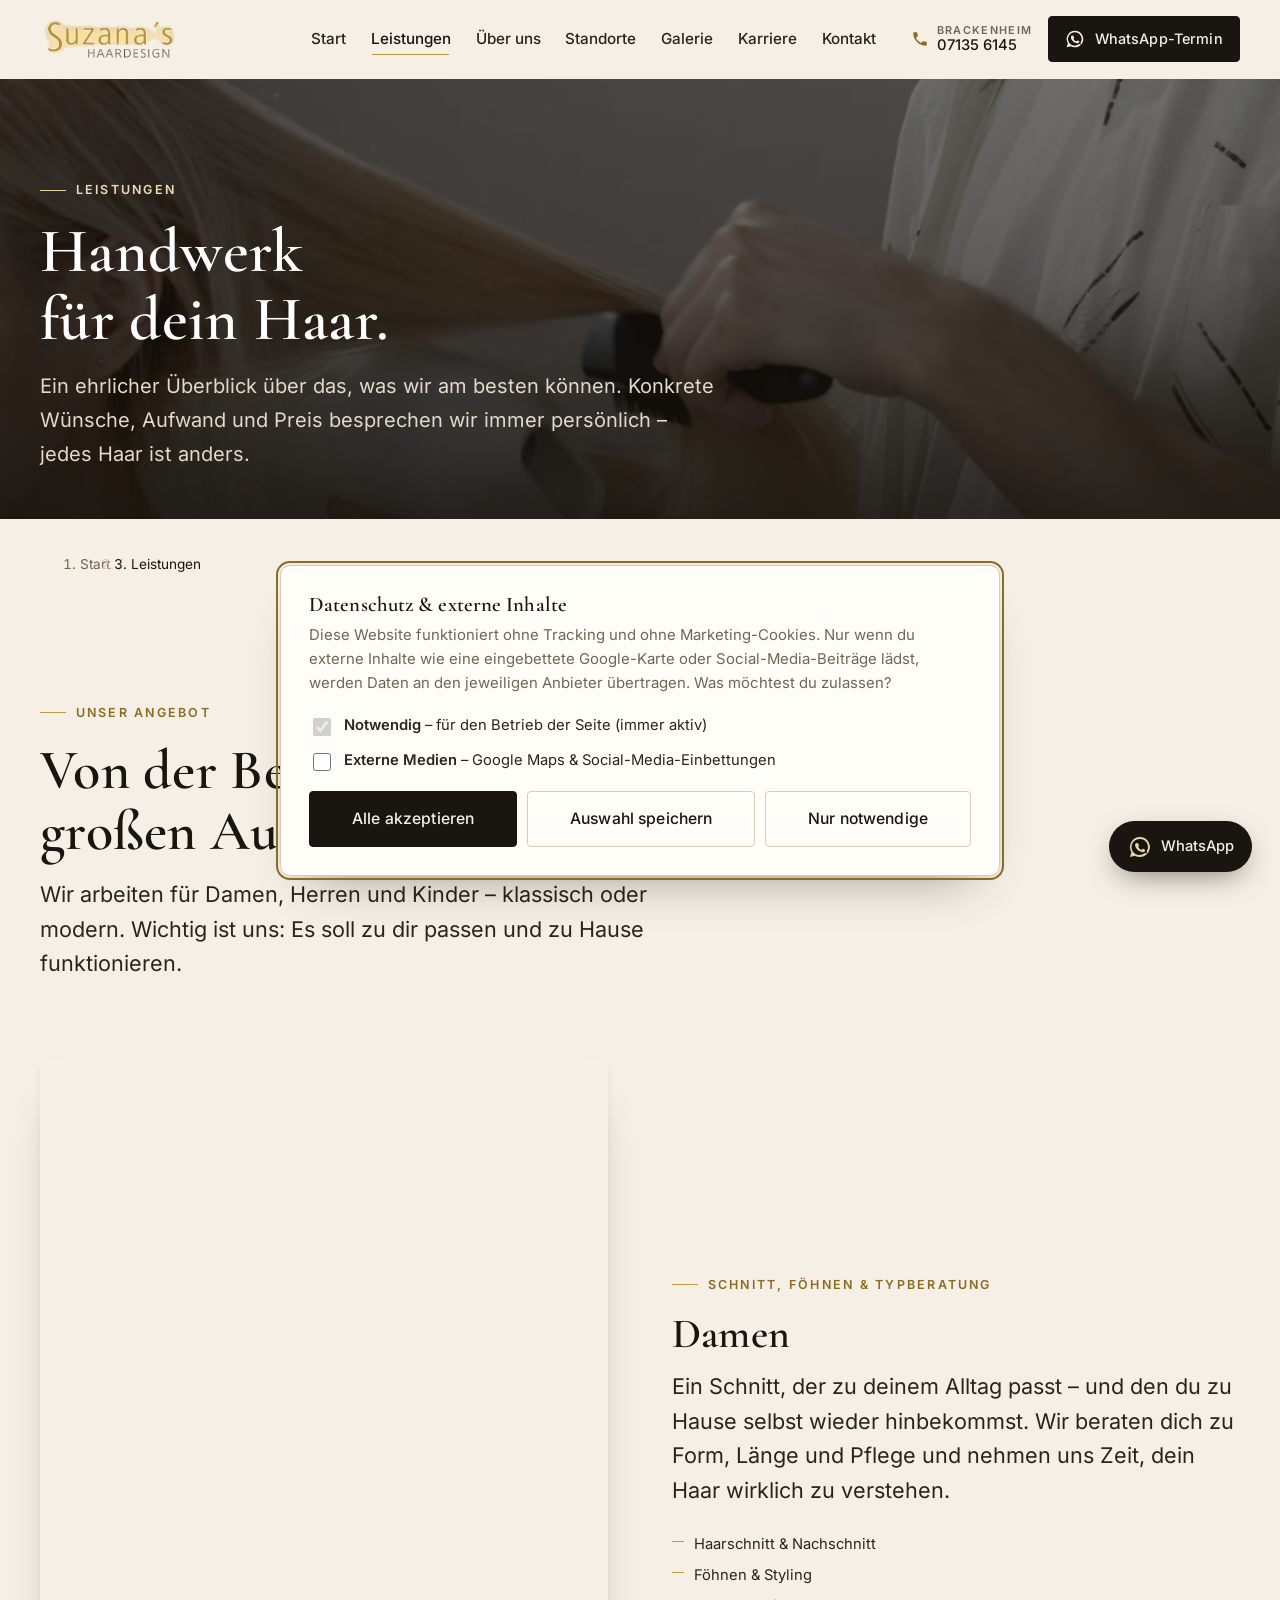
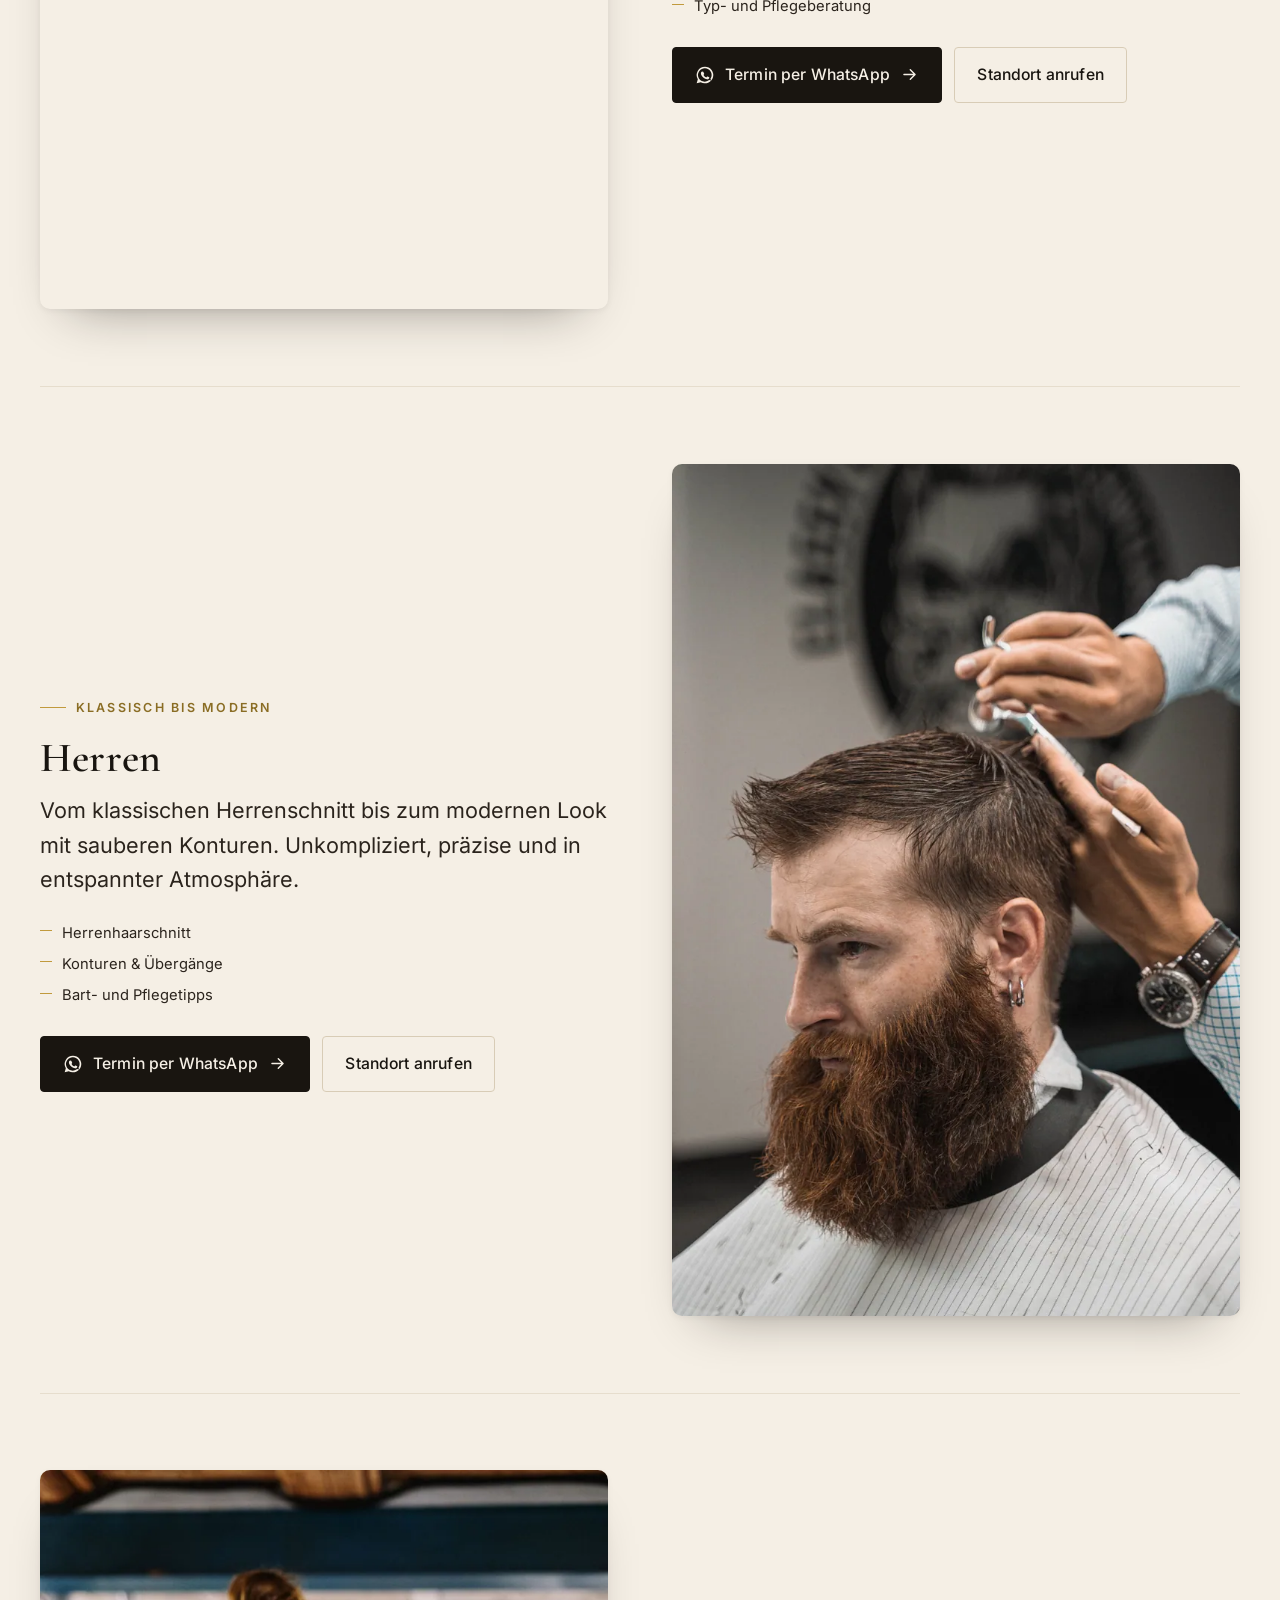
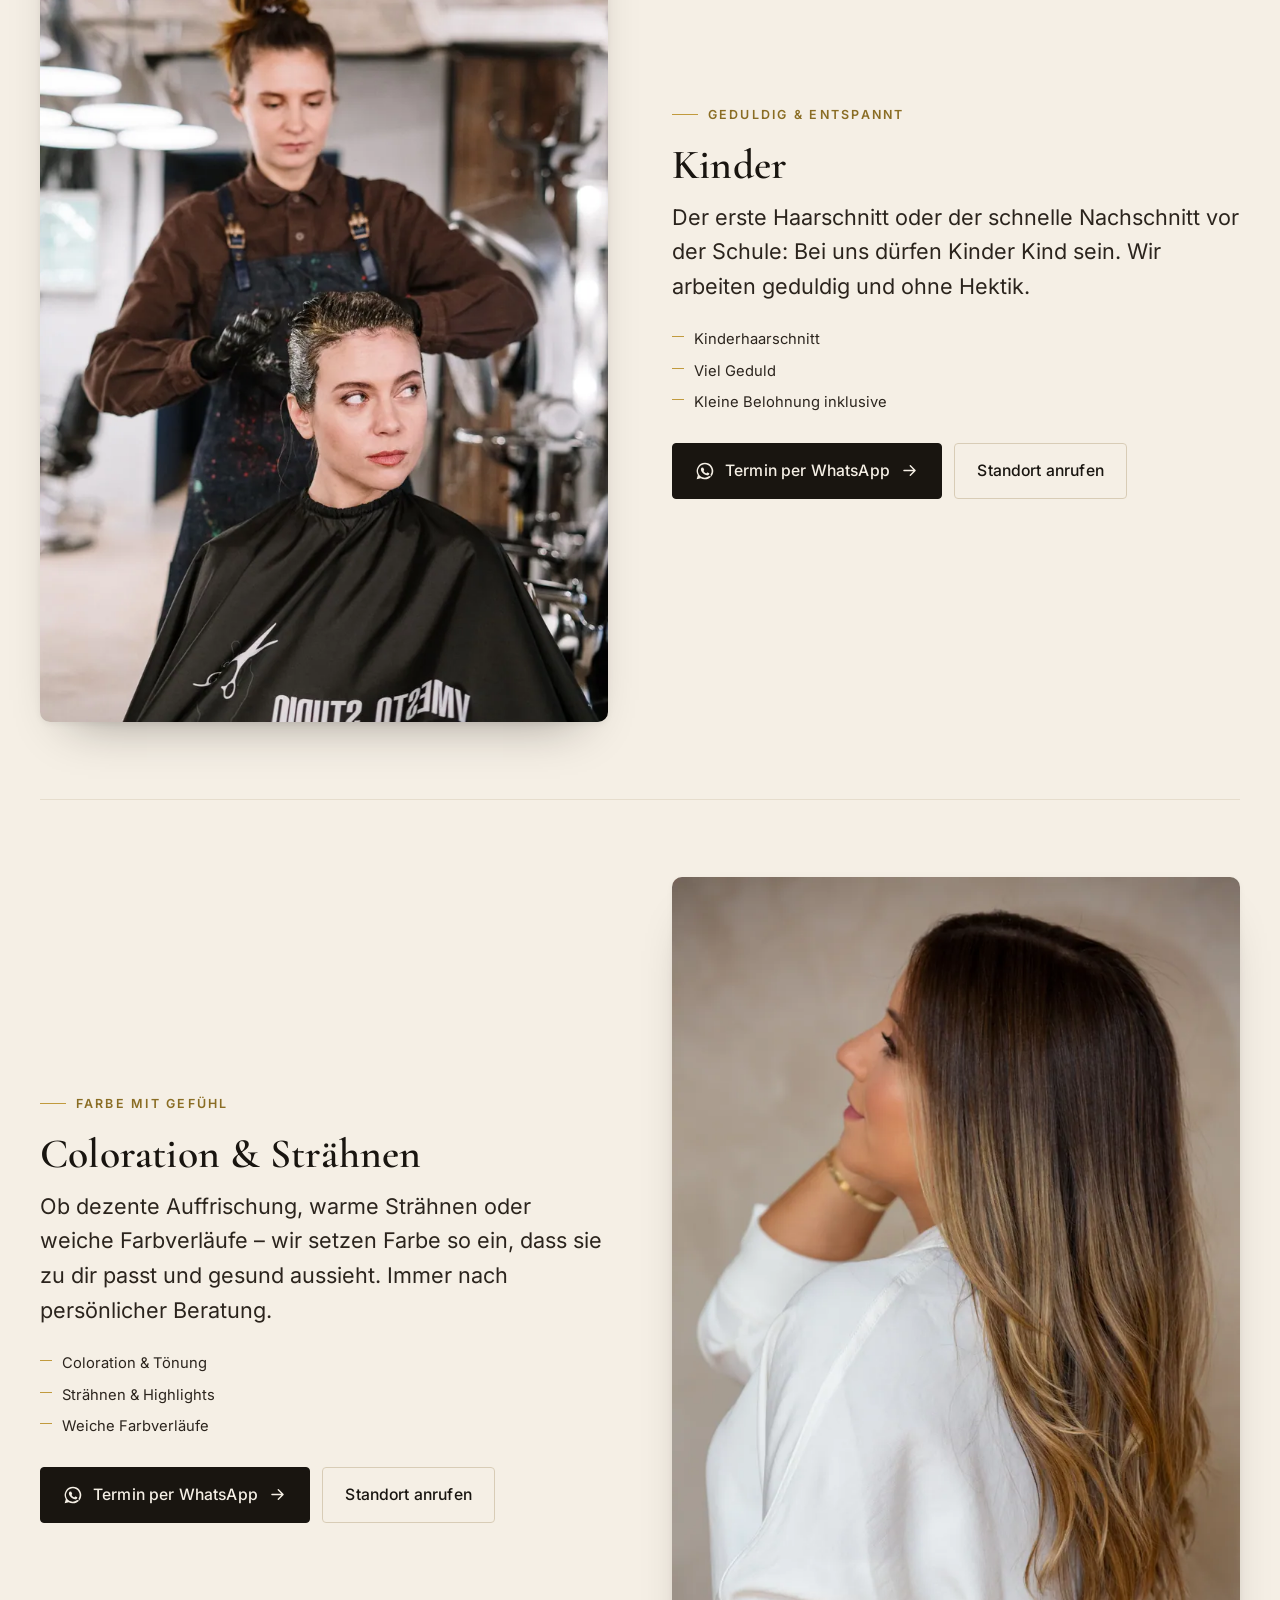
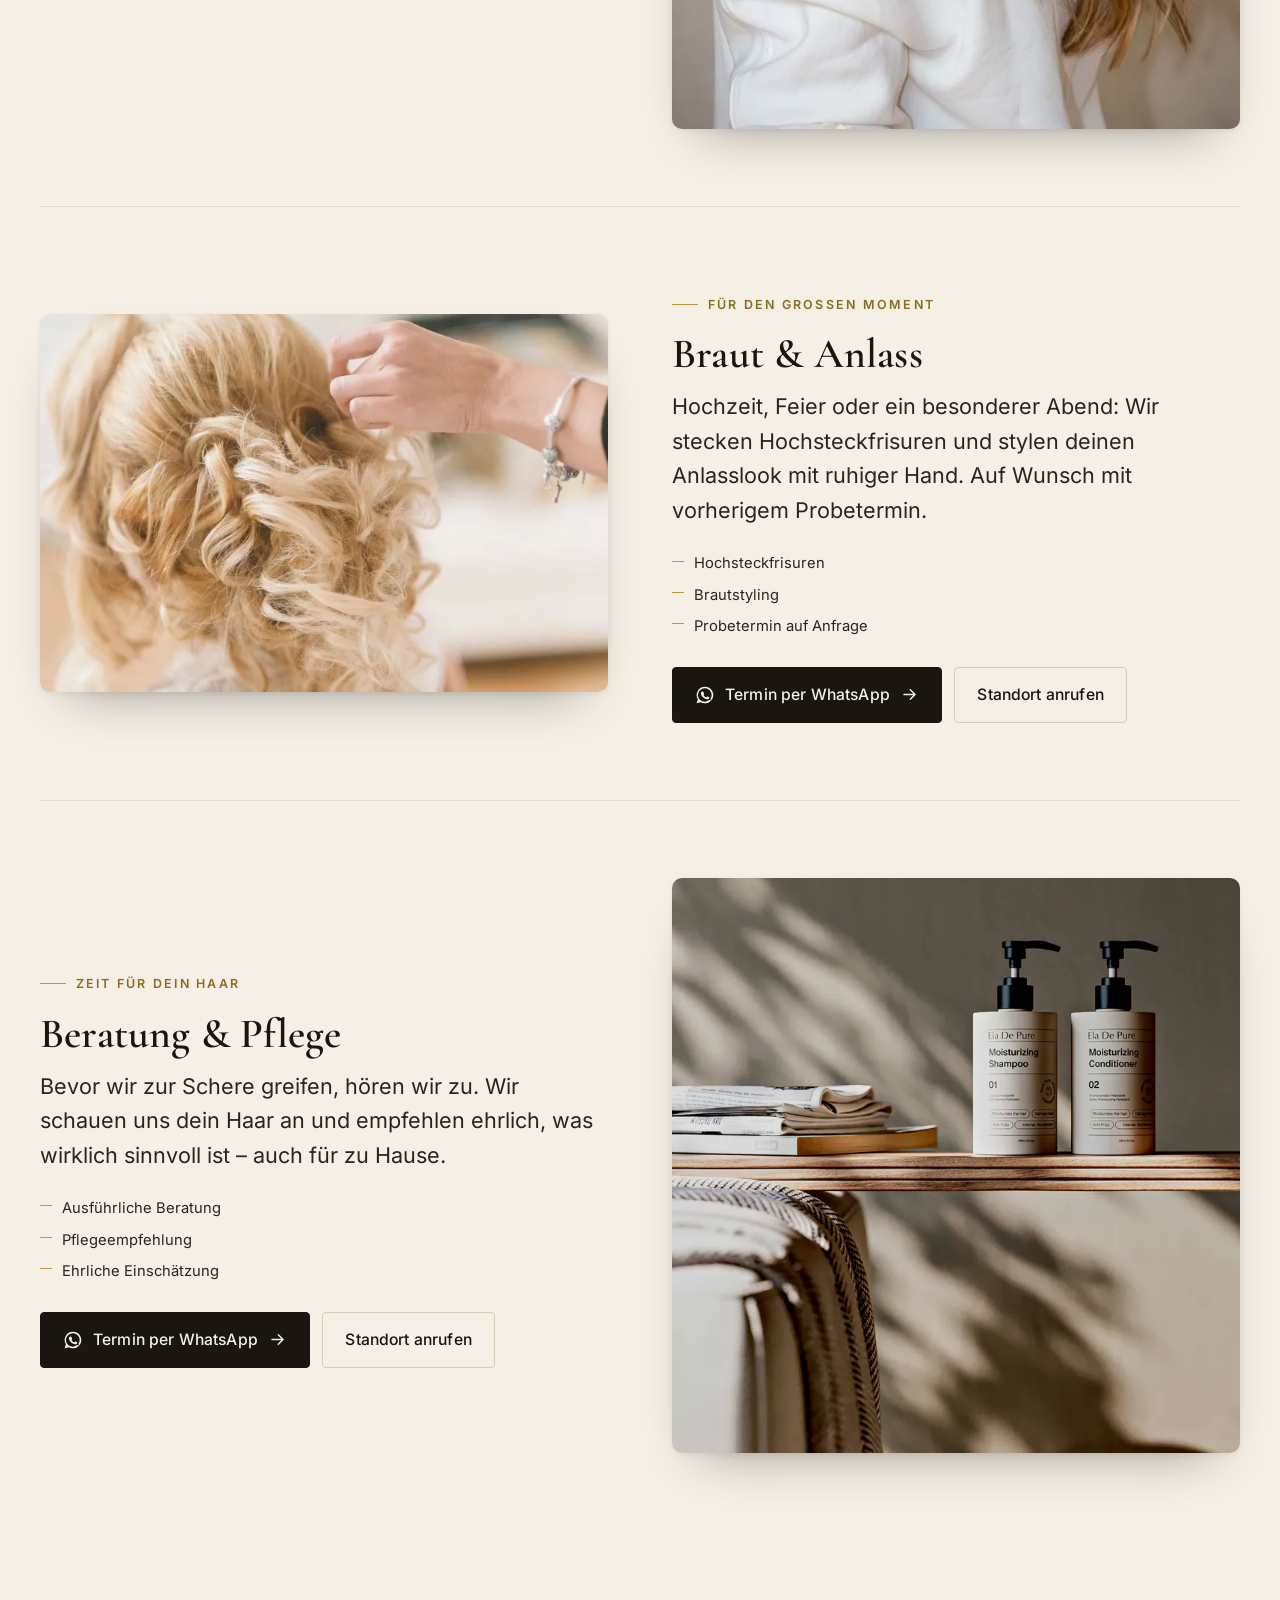
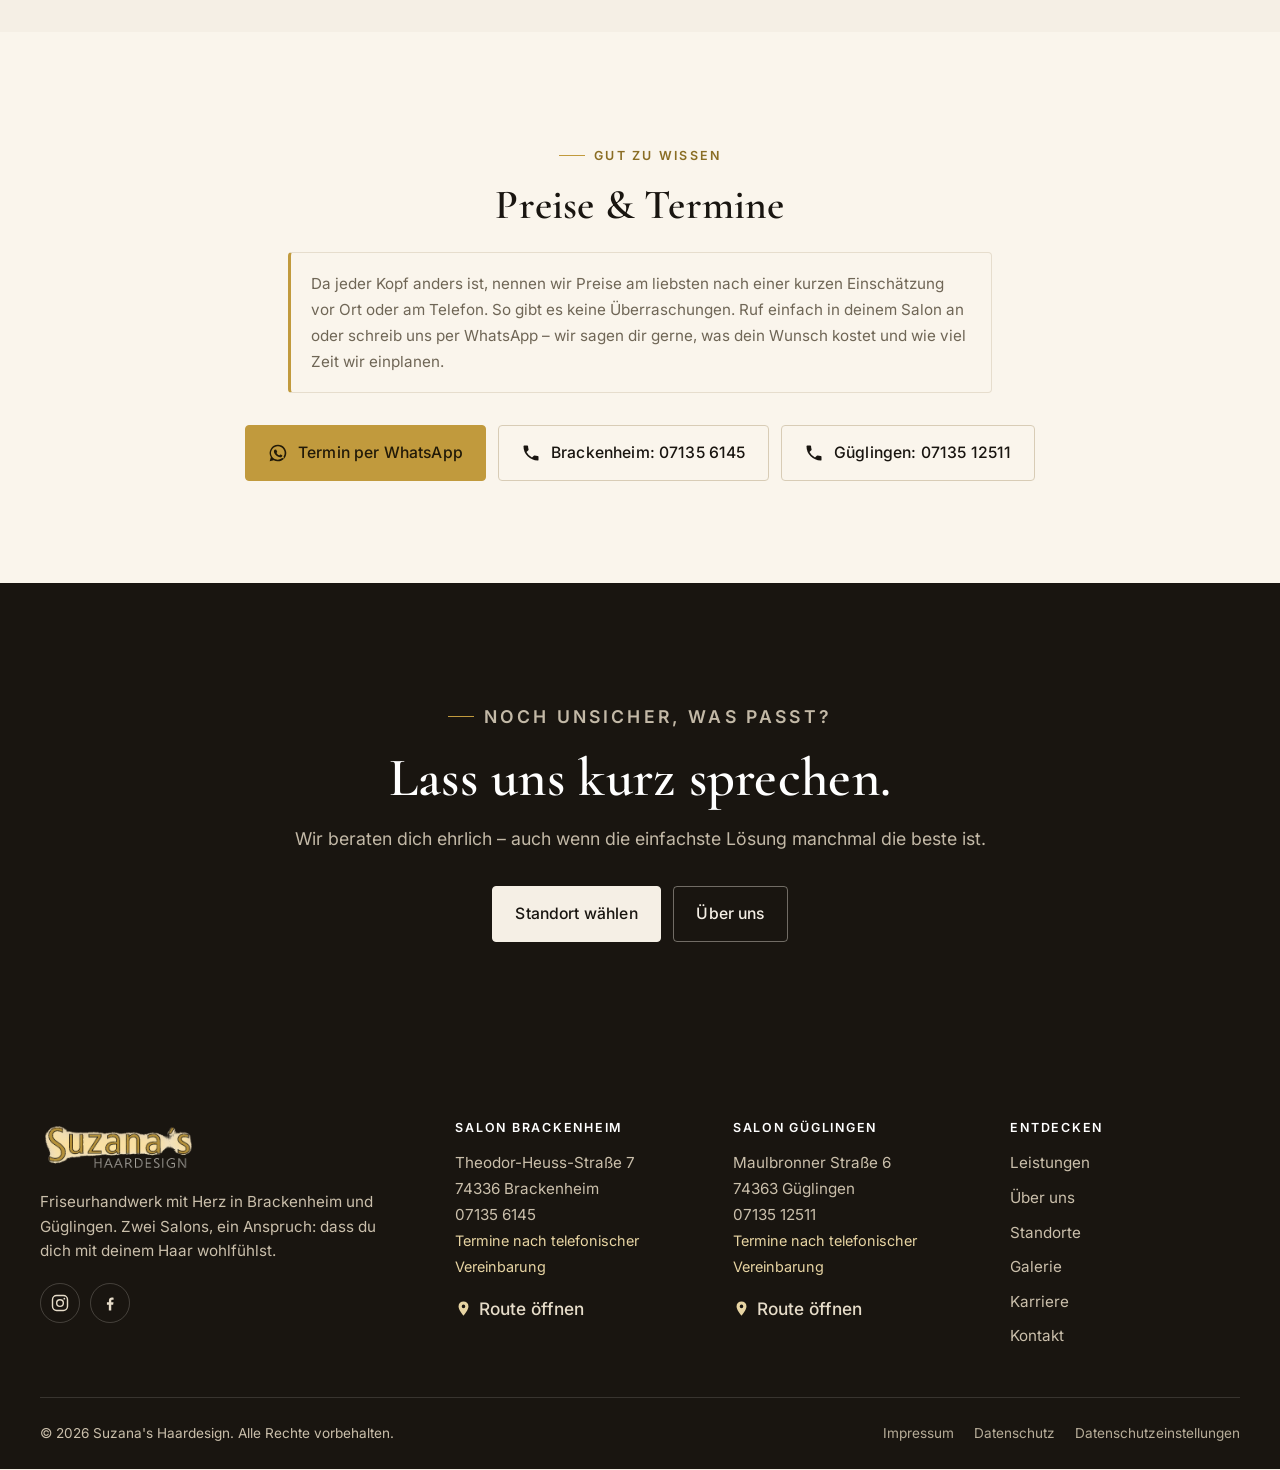
<file: leistungen.html>
<!doctype html>
<html lang="de">
<head>
<meta charset="utf-8">
<meta name="viewport" content="width=device-width, initial-scale=1">
<title>Leistungen – Schnitt, Farbe, Braut & mehr | Suzana's Haardesign</title>
<meta name="description" content="Unsere Leistungen: Damen- & Herrenhaarschnitte, Kinderhaarschnitt, Coloration & Strähnen, Braut- und Hochsteckfrisuren sowie ehrliche Beratung – in Brackenheim und Güglingen.">
<link rel="canonical" href="https://www.suzanas-haardesign.de/leistungen.html">
<meta name="theme-color" content="#171310">
<meta name="robots" content="index, follow">
<meta property="og:type" content="website">
<meta property="og:site_name" content="Suzana's Haardesign">
<meta property="og:locale" content="de_DE">
<meta property="og:title" content="Leistungen – Schnitt, Farbe, Braut & mehr | Suzana's Haardesign">
<meta property="og:description" content="Unsere Leistungen: Damen- & Herrenhaarschnitte, Kinderhaarschnitt, Coloration & Strähnen, Braut- und Hochsteckfrisuren sowie ehrliche Beratung – in Brackenheim und Güglingen.">
<meta property="og:url" content="https://www.suzanas-haardesign.de/leistungen.html">
<meta property="og:image" content="https://www.suzanas-haardesign.de/assets/img/hero-salon-1200.webp">
<meta name="twitter:card" content="summary_large_image">
<link rel="icon" href="assets/logo/favicon.svg" type="image/svg+xml">
<link rel="apple-touch-icon" href="assets/logo/apple-touch-icon.png">
<link rel="preload" as="font" type="font/woff2" href="assets/fonts/cormorant-garamond-600.woff2" crossorigin>
<link rel="preload" as="font" type="font/woff2" href="assets/fonts/inter-400.woff2" crossorigin>
<link rel="stylesheet" href="css/styles.css">
<script type="application/ld+json">{"@context":"https://schema.org","@type":"HairSalon","name":"Suzana's Haardesign","url":"https://www.suzanas-haardesign.de/index.html","makesOffer":[{"@type":"Offer","itemOffered":{"@type":"Service","name":"Damen"}},{"@type":"Offer","itemOffered":{"@type":"Service","name":"Herren"}},{"@type":"Offer","itemOffered":{"@type":"Service","name":"Kinder"}},{"@type":"Offer","itemOffered":{"@type":"Service","name":"Coloration & Strähnen"}},{"@type":"Offer","itemOffered":{"@type":"Service","name":"Braut & Anlass"}},{"@type":"Offer","itemOffered":{"@type":"Service","name":"Beratung & Pflege"}}]}</script>
</head>
<body>
<a class="skip-link" href="#main">Zum Inhalt springen</a>
<header class="site-header" data-header>
  <div class="wrap site-header__inner">
    <a class="brand" href="index.html" aria-label="Suzana's Haardesign – zur Startseite">
      <img src="assets/logo/logo.webp" width="176" height="58" alt="Suzana's Haardesign" class="brand__logo">
    </a>
    <nav class="site-nav" aria-label="Hauptnavigation">
      <ul><li><a href="index.html">Start</a></li><li><a href="leistungen.html" aria-current="page">Leistungen</a></li><li><a href="ueber-uns.html">Über uns</a></li><li><a href="standorte.html">Standorte</a></li><li><a href="galerie.html">Galerie</a></li><li><a href="karriere.html">Karriere</a></li><li><a href="kontakt.html">Kontakt</a></li></ul>
    </nav>
    <div class="site-header__actions">
      <a class="header-phone" href="tel:+4971356145">
        <span class="header-phone__icon" aria-hidden="true"><svg viewBox="0 0 24 24" aria-hidden="true" focusable="false"><path d="M6.6 10.8a15.5 15.5 0 0 0 6.6 6.6l2.2-2.2a1 1 0 0 1 1-.24 11.4 11.4 0 0 0 3.6.58 1 1 0 0 1 1 1V20a1 1 0 0 1-1 1A17 17 0 0 1 3 4a1 1 0 0 1 1-1h3.5a1 1 0 0 1 1 1 11.4 11.4 0 0 0 .58 3.6 1 1 0 0 1-.24 1z" fill="currentColor"/></svg></span>
        <span class="header-phone__text"><span class="header-phone__label">Brackenheim</span>07135 6145</span>
      </a>
      <a class="btn btn--primary btn--sm" href="https://wa.me/491533901963?text=Hallo%20Suzana's%20Haardesign%2C%20ich%20w%C3%BCrde%20gerne%20einen%20Termin%20vereinbaren." target="_blank" rel="noopener"><span class="btn__icon"><svg viewBox="0 0 24 24" aria-hidden="true" focusable="false"><path d="M12 2a10 10 0 0 0-8.6 15.1L2 22l5-1.3A10 10 0 1 0 12 2zm0 2a8 8 0 0 1 6.9 12l-.3.5.6 2.1-2.2-.6-.5.3A8 8 0 1 1 12 4zm-3.3 3.9c-.2 0-.5.1-.7.3-.3.3-.9.9-.9 2.1s.9 2.4 1 2.6c.1.2 1.7 2.7 4.2 3.7 2.1.8 2.5.7 3 .6.5 0 1.5-.6 1.7-1.2.2-.6.2-1.1.1-1.2-.1-.1-.3-.2-.6-.3l-1.5-.7c-.2-.1-.4-.1-.5.1l-.6.8c-.1.2-.3.2-.5.1-.7-.3-1.4-.6-2.1-1.4-.5-.6-.9-1.2-1-1.4-.1-.2 0-.3.1-.4l.4-.4c.1-.2.2-.3.2-.5s0-.3-.1-.4l-.7-1.7c-.2-.4-.4-.4-.6-.4z" fill="currentColor"/></svg></span><span>WhatsApp-Termin</span></a>
      <button class="nav-toggle" type="button" aria-expanded="false" aria-controls="mobile-nav" aria-label="Menü öffnen" data-nav-toggle>
        <span class="nav-toggle__open" aria-hidden="true"><svg viewBox="0 0 24 24" aria-hidden="true" focusable="false"><path d="M4 7h16M4 12h16M4 17h16" fill="none" stroke="currentColor" stroke-width="1.8" stroke-linecap="round"/></svg></span>
        <span class="nav-toggle__close" aria-hidden="true"><svg viewBox="0 0 24 24" aria-hidden="true" focusable="false"><path d="M6 6l12 12M18 6 6 18" fill="none" stroke="currentColor" stroke-width="1.8" stroke-linecap="round"/></svg></span>
      </button>
    </div>
  </div>
</header>
<div class="mobile-nav" id="mobile-nav" data-mobile-nav hidden>
  <nav class="mobile-nav__inner wrap" aria-label="Mobile Navigation">
    <ul><li><a href="index.html">Start</a></li><li><a href="leistungen.html" aria-current="page">Leistungen</a></li><li><a href="ueber-uns.html">Über uns</a></li><li><a href="standorte.html">Standorte</a></li><li><a href="galerie.html">Galerie</a></li><li><a href="karriere.html">Karriere</a></li><li><a href="kontakt.html">Kontakt</a></li></ul>
    <div class="mobile-nav__cta">
      <a class="btn btn--primary" href="https://wa.me/491533901963?text=Hallo%20Suzana's%20Haardesign%2C%20ich%20w%C3%BCrde%20gerne%20einen%20Termin%20vereinbaren." target="_blank" rel="noopener"><span class="btn__icon"><svg viewBox="0 0 24 24" aria-hidden="true" focusable="false"><path d="M12 2a10 10 0 0 0-8.6 15.1L2 22l5-1.3A10 10 0 1 0 12 2zm0 2a8 8 0 0 1 6.9 12l-.3.5.6 2.1-2.2-.6-.5.3A8 8 0 1 1 12 4zm-3.3 3.9c-.2 0-.5.1-.7.3-.3.3-.9.9-.9 2.1s.9 2.4 1 2.6c.1.2 1.7 2.7 4.2 3.7 2.1.8 2.5.7 3 .6.5 0 1.5-.6 1.7-1.2.2-.6.2-1.1.1-1.2-.1-.1-.3-.2-.6-.3l-1.5-.7c-.2-.1-.4-.1-.5.1l-.6.8c-.1.2-.3.2-.5.1-.7-.3-1.4-.6-2.1-1.4-.5-.6-.9-1.2-1-1.4-.1-.2 0-.3.1-.4l.4-.4c.1-.2.2-.3.2-.5s0-.3-.1-.4l-.7-1.7c-.2-.4-.4-.4-.6-.4z" fill="currentColor"/></svg></span><span>Termin per WhatsApp</span><span class="btn__arrow"><svg viewBox="0 0 24 24" aria-hidden="true" focusable="false"><path d="M5 12h13M13 6l6 6-6 6" fill="none" stroke="currentColor" stroke-width="1.8" stroke-linecap="round" stroke-linejoin="round"/></svg></span></a>
      <div class="mobile-nav__phones">
        <a href="tel:+4971356145"><span aria-hidden="true"><svg viewBox="0 0 24 24" aria-hidden="true" focusable="false"><path d="M6.6 10.8a15.5 15.5 0 0 0 6.6 6.6l2.2-2.2a1 1 0 0 1 1-.24 11.4 11.4 0 0 0 3.6.58 1 1 0 0 1 1 1V20a1 1 0 0 1-1 1A17 17 0 0 1 3 4a1 1 0 0 1 1-1h3.5a1 1 0 0 1 1 1 11.4 11.4 0 0 0 .58 3.6 1 1 0 0 1-.24 1z" fill="currentColor"/></svg></span> Brackenheim: 07135 6145</a><a href="tel:+49713512511"><span aria-hidden="true"><svg viewBox="0 0 24 24" aria-hidden="true" focusable="false"><path d="M6.6 10.8a15.5 15.5 0 0 0 6.6 6.6l2.2-2.2a1 1 0 0 1 1-.24 11.4 11.4 0 0 0 3.6.58 1 1 0 0 1 1 1V20a1 1 0 0 1-1 1A17 17 0 0 1 3 4a1 1 0 0 1 1-1h3.5a1 1 0 0 1 1 1 11.4 11.4 0 0 0 .58 3.6 1 1 0 0 1-.24 1z" fill="currentColor"/></svg></span> Güglingen: 07135 12511</a>
      </div>
      <div class="mobile-nav__social">
        <a href="https://www.instagram.com/suzanas_haardesign/" target="_blank" rel="noopener" aria-label="Instagram (öffnet extern)"><svg viewBox="0 0 24 24" aria-hidden="true" focusable="false"><rect x="3" y="3" width="18" height="18" rx="5" fill="none" stroke="currentColor" stroke-width="1.7"/><circle cx="12" cy="12" r="4" fill="none" stroke="currentColor" stroke-width="1.7"/><circle cx="17.2" cy="6.8" r="1.1" fill="currentColor"/></svg></a>
        <a href="https://www.facebook.com/p/Suzanas-Haardesign-100054323869623/?locale=de_DE" target="_blank" rel="noopener" aria-label="Facebook (öffnet extern)"><svg viewBox="0 0 24 24" aria-hidden="true" focusable="false"><path d="M13.5 21v-7h2.3l.4-2.8h-2.7V9.4c0-.8.2-1.4 1.4-1.4h1.4V5.6c-.7-.1-1.4-.1-2.1-.1-2.1 0-3.5 1.3-3.5 3.6v2H8.3V14h2.3v7z" fill="currentColor"/></svg></a>
      </div>
    </div>
  </nav>
</div>
<main id="main">

<section class="page-hero page-hero--media">
      <div class="page-hero__media"><img src="assets/img/damen-foehnen-760.webp" srcset="assets/img/damen-foehnen-460.webp 460w, assets/img/damen-foehnen-760.webp 760w, assets/img/damen-foehnen-1200.webp 1200w" sizes="100vw" alt="Föhnen und Styling von langem Haar im Salon" decoding="async" fetchpriority="high" class=""></div>
      <div class="wrap">
        <p class="eyebrow eyebrow--light"><span class="eyebrow__mark" aria-hidden="true"></span>Leistungen</p>
        <h1>Handwerk für dein Haar.</h1>
        <p class="page-hero__sub">Ein ehrlicher Überblick über das, was wir am besten können. Konkrete Wünsche, Aufwand und Preis besprechen wir immer persönlich – jedes Haar ist anders.</p>
      </div>
    </section>
<nav class="breadcrumb wrap" aria-label="Brotkrumen"><ol><li><a href="index.html">Start</a></li><li class="crumb-sep" aria-hidden="true">/</li><li aria-current="page">Leistungen</li></ol></nav>
<script type="application/ld+json">{"@context":"https://schema.org","@type":"BreadcrumbList","itemListElement":[{"@type":"ListItem","position":1,"name":"Start","item":"https://www.suzanas-haardesign.de/index.html"},{"@type":"ListItem","position":2,"name":"Leistungen","item":"https://www.suzanas-haardesign.de/"}]}</script>

<section class="section">
  <div class="wrap">
    <div class="section-head reveal">
      <p class="eyebrow"><span class="eyebrow__mark" aria-hidden="true"></span>Unser Angebot</p>
      <h2 class="h-xl">Von der Beratung bis zum großen Auftritt.</h2>
      <p class="lead measure">Wir arbeiten für Damen, Herren und Kinder – klassisch oder modern. Wichtig ist uns: Es soll zu dir passen und zu Hause funktionieren.</p>
    </div>
    <article class="split reveal" id="damen" style="margin-block:clamp(2.5rem,6vw,5rem)">
    <div class="split__media" >
      <img src="assets/img/damen-foehnen-760.webp" srcset="assets/img/damen-foehnen-460.webp 460w, assets/img/damen-foehnen-760.webp 760w, assets/img/damen-foehnen-1200.webp 1200w" sizes="(max-width:760px) 90vw, 560px" alt="Friseurin föhnt langes, blondes Haar im Salon" decoding="async" loading="lazy" class="">
    </div>
    <div class="split__body">
      <p class="eyebrow"><span class="eyebrow__mark" aria-hidden="true"></span>Schnitt, Föhnen & Typberatung</p>
      <h2 class="h-lg">Damen</h2>
      <p class="lead" style="margin-top:.75rem">Ein Schnitt, der zu deinem Alltag passt – und den du zu Hause selbst wieder hinbekommst. Wir beraten dich zu Form, Länge und Pflege und nehmen uns Zeit, dein Haar wirklich zu verstehen.</p>
      <ul class="card__list" style="margin-top:1.5rem">
        <li>Haarschnitt & Nachschnitt</li><li>Föhnen & Styling</li><li>Typ- und Pflegeberatung</li>
      </ul>
      <div class="btn-group" style="margin-top:1.75rem">
        <a class="btn btn--primary" href="https://wa.me/491533901963?text=Hallo%20Suzana's%20Haardesign%2C%20ich%20w%C3%BCrde%20gerne%20einen%20Termin%20vereinbaren." target="_blank" rel="noopener"><span class="btn__icon"><svg viewBox="0 0 24 24" aria-hidden="true" focusable="false"><path d="M12 2a10 10 0 0 0-8.6 15.1L2 22l5-1.3A10 10 0 1 0 12 2zm0 2a8 8 0 0 1 6.9 12l-.3.5.6 2.1-2.2-.6-.5.3A8 8 0 1 1 12 4zm-3.3 3.9c-.2 0-.5.1-.7.3-.3.3-.9.9-.9 2.1s.9 2.4 1 2.6c.1.2 1.7 2.7 4.2 3.7 2.1.8 2.5.7 3 .6.5 0 1.5-.6 1.7-1.2.2-.6.2-1.1.1-1.2-.1-.1-.3-.2-.6-.3l-1.5-.7c-.2-.1-.4-.1-.5.1l-.6.8c-.1.2-.3.2-.5.1-.7-.3-1.4-.6-2.1-1.4-.5-.6-.9-1.2-1-1.4-.1-.2 0-.3.1-.4l.4-.4c.1-.2.2-.3.2-.5s0-.3-.1-.4l-.7-1.7c-.2-.4-.4-.4-.6-.4z" fill="currentColor"/></svg></span><span>Termin per WhatsApp</span><span class="btn__arrow"><svg viewBox="0 0 24 24" aria-hidden="true" focusable="false"><path d="M5 12h13M13 6l6 6-6 6" fill="none" stroke="currentColor" stroke-width="1.8" stroke-linecap="round" stroke-linejoin="round"/></svg></span></a>
        <a class="btn btn--ghost" href="kontakt.html"><span>Standort anrufen</span></a>
      </div>
    </div>
  </article><hr class="divider"><article class="split reveal" id="herren" style="margin-block:clamp(2.5rem,6vw,5rem)">
    <div class="split__media" style="order:2">
      <img src="assets/img/herren-bart-760.webp" srcset="assets/img/herren-bart-460.webp 460w, assets/img/herren-bart-760.webp 760w, assets/img/herren-bart-1200.webp 1200w" sizes="(max-width:760px) 90vw, 560px" alt="Herr bekommt einen präzisen Haarschnitt im Salon" decoding="async" loading="lazy" class="">
    </div>
    <div class="split__body">
      <p class="eyebrow"><span class="eyebrow__mark" aria-hidden="true"></span>Klassisch bis modern</p>
      <h2 class="h-lg">Herren</h2>
      <p class="lead" style="margin-top:.75rem">Vom klassischen Herrenschnitt bis zum modernen Look mit sauberen Konturen. Unkompliziert, präzise und in entspannter Atmosphäre.</p>
      <ul class="card__list" style="margin-top:1.5rem">
        <li>Herrenhaarschnitt</li><li>Konturen & Übergänge</li><li>Bart- und Pflegetipps</li>
      </ul>
      <div class="btn-group" style="margin-top:1.75rem">
        <a class="btn btn--primary" href="https://wa.me/491533901963?text=Hallo%20Suzana's%20Haardesign%2C%20ich%20w%C3%BCrde%20gerne%20einen%20Termin%20vereinbaren." target="_blank" rel="noopener"><span class="btn__icon"><svg viewBox="0 0 24 24" aria-hidden="true" focusable="false"><path d="M12 2a10 10 0 0 0-8.6 15.1L2 22l5-1.3A10 10 0 1 0 12 2zm0 2a8 8 0 0 1 6.9 12l-.3.5.6 2.1-2.2-.6-.5.3A8 8 0 1 1 12 4zm-3.3 3.9c-.2 0-.5.1-.7.3-.3.3-.9.9-.9 2.1s.9 2.4 1 2.6c.1.2 1.7 2.7 4.2 3.7 2.1.8 2.5.7 3 .6.5 0 1.5-.6 1.7-1.2.2-.6.2-1.1.1-1.2-.1-.1-.3-.2-.6-.3l-1.5-.7c-.2-.1-.4-.1-.5.1l-.6.8c-.1.2-.3.2-.5.1-.7-.3-1.4-.6-2.1-1.4-.5-.6-.9-1.2-1-1.4-.1-.2 0-.3.1-.4l.4-.4c.1-.2.2-.3.2-.5s0-.3-.1-.4l-.7-1.7c-.2-.4-.4-.4-.6-.4z" fill="currentColor"/></svg></span><span>Termin per WhatsApp</span><span class="btn__arrow"><svg viewBox="0 0 24 24" aria-hidden="true" focusable="false"><path d="M5 12h13M13 6l6 6-6 6" fill="none" stroke="currentColor" stroke-width="1.8" stroke-linecap="round" stroke-linejoin="round"/></svg></span></a>
        <a class="btn btn--ghost" href="kontakt.html"><span>Standort anrufen</span></a>
      </div>
    </div>
  </article><hr class="divider"><article class="split reveal" id="kinder" style="margin-block:clamp(2.5rem,6vw,5rem)">
    <div class="split__media" >
      <img src="assets/img/damen-styling-2-760.webp" srcset="assets/img/damen-styling-2-460.webp 460w, assets/img/damen-styling-2-760.webp 760w, assets/img/damen-styling-2-1200.webp 1200w" sizes="(max-width:760px) 90vw, 560px" alt="Ruhige Schnittsituation im Salon" decoding="async" loading="lazy" class="">
    </div>
    <div class="split__body">
      <p class="eyebrow"><span class="eyebrow__mark" aria-hidden="true"></span>Geduldig & entspannt</p>
      <h2 class="h-lg">Kinder</h2>
      <p class="lead" style="margin-top:.75rem">Der erste Haarschnitt oder der schnelle Nachschnitt vor der Schule: Bei uns dürfen Kinder Kind sein. Wir arbeiten geduldig und ohne Hektik.</p>
      <ul class="card__list" style="margin-top:1.5rem">
        <li>Kinderhaarschnitt</li><li>Viel Geduld</li><li>Kleine Belohnung inklusive</li>
      </ul>
      <div class="btn-group" style="margin-top:1.75rem">
        <a class="btn btn--primary" href="https://wa.me/491533901963?text=Hallo%20Suzana's%20Haardesign%2C%20ich%20w%C3%BCrde%20gerne%20einen%20Termin%20vereinbaren." target="_blank" rel="noopener"><span class="btn__icon"><svg viewBox="0 0 24 24" aria-hidden="true" focusable="false"><path d="M12 2a10 10 0 0 0-8.6 15.1L2 22l5-1.3A10 10 0 1 0 12 2zm0 2a8 8 0 0 1 6.9 12l-.3.5.6 2.1-2.2-.6-.5.3A8 8 0 1 1 12 4zm-3.3 3.9c-.2 0-.5.1-.7.3-.3.3-.9.9-.9 2.1s.9 2.4 1 2.6c.1.2 1.7 2.7 4.2 3.7 2.1.8 2.5.7 3 .6.5 0 1.5-.6 1.7-1.2.2-.6.2-1.1.1-1.2-.1-.1-.3-.2-.6-.3l-1.5-.7c-.2-.1-.4-.1-.5.1l-.6.8c-.1.2-.3.2-.5.1-.7-.3-1.4-.6-2.1-1.4-.5-.6-.9-1.2-1-1.4-.1-.2 0-.3.1-.4l.4-.4c.1-.2.2-.3.2-.5s0-.3-.1-.4l-.7-1.7c-.2-.4-.4-.4-.6-.4z" fill="currentColor"/></svg></span><span>Termin per WhatsApp</span><span class="btn__arrow"><svg viewBox="0 0 24 24" aria-hidden="true" focusable="false"><path d="M5 12h13M13 6l6 6-6 6" fill="none" stroke="currentColor" stroke-width="1.8" stroke-linecap="round" stroke-linejoin="round"/></svg></span></a>
        <a class="btn btn--ghost" href="kontakt.html"><span>Standort anrufen</span></a>
      </div>
    </div>
  </article><hr class="divider"><article class="split reveal" id="farbe" style="margin-block:clamp(2.5rem,6vw,5rem)">
    <div class="split__media" style="order:2">
      <img src="assets/img/balayage-braun-760.webp" srcset="assets/img/balayage-braun-460.webp 460w, assets/img/balayage-braun-760.webp 760w, assets/img/balayage-braun-1200.webp 1200w" sizes="(max-width:760px) 90vw, 560px" alt="Langes Haar mit weichem, natürlichem Farbverlauf" decoding="async" loading="lazy" class="">
    </div>
    <div class="split__body">
      <p class="eyebrow"><span class="eyebrow__mark" aria-hidden="true"></span>Farbe mit Gefühl</p>
      <h2 class="h-lg">Coloration & Strähnen</h2>
      <p class="lead" style="margin-top:.75rem">Ob dezente Auffrischung, warme Strähnen oder weiche Farbverläufe – wir setzen Farbe so ein, dass sie zu dir passt und gesund aussieht. Immer nach persönlicher Beratung.</p>
      <ul class="card__list" style="margin-top:1.5rem">
        <li>Coloration & Tönung</li><li>Strähnen & Highlights</li><li>Weiche Farbverläufe</li>
      </ul>
      <div class="btn-group" style="margin-top:1.75rem">
        <a class="btn btn--primary" href="https://wa.me/491533901963?text=Hallo%20Suzana's%20Haardesign%2C%20ich%20w%C3%BCrde%20gerne%20einen%20Termin%20vereinbaren." target="_blank" rel="noopener"><span class="btn__icon"><svg viewBox="0 0 24 24" aria-hidden="true" focusable="false"><path d="M12 2a10 10 0 0 0-8.6 15.1L2 22l5-1.3A10 10 0 1 0 12 2zm0 2a8 8 0 0 1 6.9 12l-.3.5.6 2.1-2.2-.6-.5.3A8 8 0 1 1 12 4zm-3.3 3.9c-.2 0-.5.1-.7.3-.3.3-.9.9-.9 2.1s.9 2.4 1 2.6c.1.2 1.7 2.7 4.2 3.7 2.1.8 2.5.7 3 .6.5 0 1.5-.6 1.7-1.2.2-.6.2-1.1.1-1.2-.1-.1-.3-.2-.6-.3l-1.5-.7c-.2-.1-.4-.1-.5.1l-.6.8c-.1.2-.3.2-.5.1-.7-.3-1.4-.6-2.1-1.4-.5-.6-.9-1.2-1-1.4-.1-.2 0-.3.1-.4l.4-.4c.1-.2.2-.3.2-.5s0-.3-.1-.4l-.7-1.7c-.2-.4-.4-.4-.6-.4z" fill="currentColor"/></svg></span><span>Termin per WhatsApp</span><span class="btn__arrow"><svg viewBox="0 0 24 24" aria-hidden="true" focusable="false"><path d="M5 12h13M13 6l6 6-6 6" fill="none" stroke="currentColor" stroke-width="1.8" stroke-linecap="round" stroke-linejoin="round"/></svg></span></a>
        <a class="btn btn--ghost" href="kontakt.html"><span>Standort anrufen</span></a>
      </div>
    </div>
  </article><hr class="divider"><article class="split reveal" id="braut" style="margin-block:clamp(2.5rem,6vw,5rem)">
    <div class="split__media" >
      <img src="assets/img/braut-hochsteckfrisur-760.webp" srcset="assets/img/braut-hochsteckfrisur-460.webp 460w, assets/img/braut-hochsteckfrisur-760.webp 760w, assets/img/braut-hochsteckfrisur-1200.webp 1200w" sizes="(max-width:760px) 90vw, 560px" alt="Elegante Hochsteckfrisur wird gesteckt" decoding="async" loading="lazy" class="">
    </div>
    <div class="split__body">
      <p class="eyebrow"><span class="eyebrow__mark" aria-hidden="true"></span>Für den großen Moment</p>
      <h2 class="h-lg">Braut & Anlass</h2>
      <p class="lead" style="margin-top:.75rem">Hochzeit, Feier oder ein besonderer Abend: Wir stecken Hochsteckfrisuren und stylen deinen Anlasslook mit ruhiger Hand. Auf Wunsch mit vorherigem Probetermin.</p>
      <ul class="card__list" style="margin-top:1.5rem">
        <li>Hochsteckfrisuren</li><li>Brautstyling</li><li>Probetermin auf Anfrage</li>
      </ul>
      <div class="btn-group" style="margin-top:1.75rem">
        <a class="btn btn--primary" href="https://wa.me/491533901963?text=Hallo%20Suzana's%20Haardesign%2C%20ich%20w%C3%BCrde%20gerne%20einen%20Termin%20vereinbaren." target="_blank" rel="noopener"><span class="btn__icon"><svg viewBox="0 0 24 24" aria-hidden="true" focusable="false"><path d="M12 2a10 10 0 0 0-8.6 15.1L2 22l5-1.3A10 10 0 1 0 12 2zm0 2a8 8 0 0 1 6.9 12l-.3.5.6 2.1-2.2-.6-.5.3A8 8 0 1 1 12 4zm-3.3 3.9c-.2 0-.5.1-.7.3-.3.3-.9.9-.9 2.1s.9 2.4 1 2.6c.1.2 1.7 2.7 4.2 3.7 2.1.8 2.5.7 3 .6.5 0 1.5-.6 1.7-1.2.2-.6.2-1.1.1-1.2-.1-.1-.3-.2-.6-.3l-1.5-.7c-.2-.1-.4-.1-.5.1l-.6.8c-.1.2-.3.2-.5.1-.7-.3-1.4-.6-2.1-1.4-.5-.6-.9-1.2-1-1.4-.1-.2 0-.3.1-.4l.4-.4c.1-.2.2-.3.2-.5s0-.3-.1-.4l-.7-1.7c-.2-.4-.4-.4-.6-.4z" fill="currentColor"/></svg></span><span>Termin per WhatsApp</span><span class="btn__arrow"><svg viewBox="0 0 24 24" aria-hidden="true" focusable="false"><path d="M5 12h13M13 6l6 6-6 6" fill="none" stroke="currentColor" stroke-width="1.8" stroke-linecap="round" stroke-linejoin="round"/></svg></span></a>
        <a class="btn btn--ghost" href="kontakt.html"><span>Standort anrufen</span></a>
      </div>
    </div>
  </article><hr class="divider"><article class="split reveal" id="beratung" style="margin-block:clamp(2.5rem,6vw,5rem)">
    <div class="split__media" style="order:2">
      <img src="assets/img/detail-pflegeprodukte-760.webp" srcset="assets/img/detail-pflegeprodukte-460.webp 460w, assets/img/detail-pflegeprodukte-760.webp 760w, assets/img/detail-pflegeprodukte-1200.webp 1200w" sizes="(max-width:760px) 90vw, 560px" alt="Pflegeprodukte auf einem Holzregal in warmem Licht" decoding="async" loading="lazy" class="">
    </div>
    <div class="split__body">
      <p class="eyebrow"><span class="eyebrow__mark" aria-hidden="true"></span>Zeit für dein Haar</p>
      <h2 class="h-lg">Beratung & Pflege</h2>
      <p class="lead" style="margin-top:.75rem">Bevor wir zur Schere greifen, hören wir zu. Wir schauen uns dein Haar an und empfehlen ehrlich, was wirklich sinnvoll ist – auch für zu Hause.</p>
      <ul class="card__list" style="margin-top:1.5rem">
        <li>Ausführliche Beratung</li><li>Pflegeempfehlung</li><li>Ehrliche Einschätzung</li>
      </ul>
      <div class="btn-group" style="margin-top:1.75rem">
        <a class="btn btn--primary" href="https://wa.me/491533901963?text=Hallo%20Suzana's%20Haardesign%2C%20ich%20w%C3%BCrde%20gerne%20einen%20Termin%20vereinbaren." target="_blank" rel="noopener"><span class="btn__icon"><svg viewBox="0 0 24 24" aria-hidden="true" focusable="false"><path d="M12 2a10 10 0 0 0-8.6 15.1L2 22l5-1.3A10 10 0 1 0 12 2zm0 2a8 8 0 0 1 6.9 12l-.3.5.6 2.1-2.2-.6-.5.3A8 8 0 1 1 12 4zm-3.3 3.9c-.2 0-.5.1-.7.3-.3.3-.9.9-.9 2.1s.9 2.4 1 2.6c.1.2 1.7 2.7 4.2 3.7 2.1.8 2.5.7 3 .6.5 0 1.5-.6 1.7-1.2.2-.6.2-1.1.1-1.2-.1-.1-.3-.2-.6-.3l-1.5-.7c-.2-.1-.4-.1-.5.1l-.6.8c-.1.2-.3.2-.5.1-.7-.3-1.4-.6-2.1-1.4-.5-.6-.9-1.2-1-1.4-.1-.2 0-.3.1-.4l.4-.4c.1-.2.2-.3.2-.5s0-.3-.1-.4l-.7-1.7c-.2-.4-.4-.4-.6-.4z" fill="currentColor"/></svg></span><span>Termin per WhatsApp</span><span class="btn__arrow"><svg viewBox="0 0 24 24" aria-hidden="true" focusable="false"><path d="M5 12h13M13 6l6 6-6 6" fill="none" stroke="currentColor" stroke-width="1.8" stroke-linecap="round" stroke-linejoin="round"/></svg></span></a>
        <a class="btn btn--ghost" href="kontakt.html"><span>Standort anrufen</span></a>
      </div>
    </div>
  </article>
  </div>
</section>

<section class="section section--paper2">
  <div class="wrap">
    <div class="section-head section-head--center reveal">
      <p class="eyebrow"><span class="eyebrow__mark" aria-hidden="true"></span>Gut zu wissen</p>
      <h2 class="h-lg">Preise &amp; Termine</h2>
    </div>
    <div class="note-box reveal" style="max-width:44rem;margin:1.5rem auto 0;text-align:left">
      Da jeder Kopf anders ist, nennen wir Preise am liebsten nach einer kurzen Einschätzung vor Ort oder am Telefon. So gibt es keine Überraschungen. Ruf einfach in deinem Salon an oder schreib uns per WhatsApp – wir sagen dir gerne, was dein Wunsch kostet und wie viel Zeit wir einplanen.
    </div>
    <div class="center mt-cta reveal">
      <div class="btn-group" style="justify-content:center">
        <a class="btn btn--gold" href="https://wa.me/491533901963?text=Hallo%20Suzana's%20Haardesign%2C%20ich%20w%C3%BCrde%20gerne%20einen%20Termin%20vereinbaren." target="_blank" rel="noopener"><span class="btn__icon"><svg viewBox="0 0 24 24" aria-hidden="true" focusable="false"><path d="M12 2a10 10 0 0 0-8.6 15.1L2 22l5-1.3A10 10 0 1 0 12 2zm0 2a8 8 0 0 1 6.9 12l-.3.5.6 2.1-2.2-.6-.5.3A8 8 0 1 1 12 4zm-3.3 3.9c-.2 0-.5.1-.7.3-.3.3-.9.9-.9 2.1s.9 2.4 1 2.6c.1.2 1.7 2.7 4.2 3.7 2.1.8 2.5.7 3 .6.5 0 1.5-.6 1.7-1.2.2-.6.2-1.1.1-1.2-.1-.1-.3-.2-.6-.3l-1.5-.7c-.2-.1-.4-.1-.5.1l-.6.8c-.1.2-.3.2-.5.1-.7-.3-1.4-.6-2.1-1.4-.5-.6-.9-1.2-1-1.4-.1-.2 0-.3.1-.4l.4-.4c.1-.2.2-.3.2-.5s0-.3-.1-.4l-.7-1.7c-.2-.4-.4-.4-.6-.4z" fill="currentColor"/></svg></span><span>Termin per WhatsApp</span></a>
        <a class="btn btn--ghost" href="tel:+4971356145"><span class="btn__icon"><svg viewBox="0 0 24 24" aria-hidden="true" focusable="false"><path d="M6.6 10.8a15.5 15.5 0 0 0 6.6 6.6l2.2-2.2a1 1 0 0 1 1-.24 11.4 11.4 0 0 0 3.6.58 1 1 0 0 1 1 1V20a1 1 0 0 1-1 1A17 17 0 0 1 3 4a1 1 0 0 1 1-1h3.5a1 1 0 0 1 1 1 11.4 11.4 0 0 0 .58 3.6 1 1 0 0 1-.24 1z" fill="currentColor"/></svg></span><span>Brackenheim: 07135 6145</span></a><a class="btn btn--ghost" href="tel:+49713512511"><span class="btn__icon"><svg viewBox="0 0 24 24" aria-hidden="true" focusable="false"><path d="M6.6 10.8a15.5 15.5 0 0 0 6.6 6.6l2.2-2.2a1 1 0 0 1 1-.24 11.4 11.4 0 0 0 3.6.58 1 1 0 0 1 1 1V20a1 1 0 0 1-1 1A17 17 0 0 1 3 4a1 1 0 0 1 1-1h3.5a1 1 0 0 1 1 1 11.4 11.4 0 0 0 .58 3.6 1 1 0 0 1-.24 1z" fill="currentColor"/></svg></span><span>Güglingen: 07135 12511</span></a>
      </div>
    </div>
  </div>
</section>

<section class="section section--ink">
  <div class="wrap cta-band reveal">
    <p class="eyebrow"><span class="eyebrow__mark" aria-hidden="true"></span>Noch unsicher, was passt?</p>
    <h2>Lass uns kurz sprechen.</h2>
    <p>Wir beraten dich ehrlich – auch wenn die einfachste Lösung manchmal die beste ist.</p>
    <div class="btn-group">
      <a class="btn btn--light" href="standorte.html"><span>Standort wählen</span></a>
      <a class="btn btn--outline-light" href="ueber-uns.html"><span>Über uns</span></a>
    </div>
  </div>
</section>

</main>
<footer class="site-footer">
  <div class="wrap site-footer__grid">
    <div class="site-footer__brand">
      <img src="assets/logo/logo-light.webp" width="180" height="60" alt="Suzana's Haardesign" class="site-footer__logo">
      <p>Friseurhandwerk mit Herz in Brackenheim und Güglingen. Zwei Salons, ein Anspruch: dass du dich mit deinem Haar wohlfühlst.</p>
      <div class="site-footer__social">
        <a href="https://www.instagram.com/suzanas_haardesign/" target="_blank" rel="noopener" aria-label="Instagram (öffnet extern)"><svg viewBox="0 0 24 24" aria-hidden="true" focusable="false"><rect x="3" y="3" width="18" height="18" rx="5" fill="none" stroke="currentColor" stroke-width="1.7"/><circle cx="12" cy="12" r="4" fill="none" stroke="currentColor" stroke-width="1.7"/><circle cx="17.2" cy="6.8" r="1.1" fill="currentColor"/></svg></a>
        <a href="https://www.facebook.com/p/Suzanas-Haardesign-100054323869623/?locale=de_DE" target="_blank" rel="noopener" aria-label="Facebook (öffnet extern)"><svg viewBox="0 0 24 24" aria-hidden="true" focusable="false"><path d="M13.5 21v-7h2.3l.4-2.8h-2.7V9.4c0-.8.2-1.4 1.4-1.4h1.4V5.6c-.7-.1-1.4-.1-2.1-.1-2.1 0-3.5 1.3-3.5 3.6v2H8.3V14h2.3v7z" fill="currentColor"/></svg></a>
      </div>
    </div>
    <div class="site-footer__col">
      <h2>Salon Brackenheim</h2>
      <address>
        Theodor-Heuss-Straße 7<br>74336 Brackenheim<br>
        <a href="tel:+4971356145">07135 6145</a><br>
        <span class="site-footer__hours">Termine nach telefonischer Vereinbarung</span>
      </address>
      <a class="site-footer__route" href="https://www.google.com/maps/dir/?api=1&destination=Theodor-Heuss-Stra%C3%9Fe%207%2C%2074336%20Brackenheim" target="_blank" rel="noopener"><svg viewBox="0 0 24 24" aria-hidden="true" focusable="false"><path d="M12 2a7 7 0 0 0-7 7c0 4.6 6.2 12.2 6.5 12.5a.7.7 0 0 0 1 0C12.8 21.2 19 13.6 19 9a7 7 0 0 0-7-7zm0 9.5A2.5 2.5 0 1 1 12 6.5a2.5 2.5 0 0 1 0 5z" fill="currentColor"/></svg><span>Route öffnen</span></a>
    </div><div class="site-footer__col">
      <h2>Salon Güglingen</h2>
      <address>
        Maulbronner Straße 6<br>74363 Güglingen<br>
        <a href="tel:+49713512511">07135 12511</a><br>
        <span class="site-footer__hours">Termine nach telefonischer Vereinbarung</span>
      </address>
      <a class="site-footer__route" href="https://www.google.com/maps/dir/?api=1&destination=Maulbronner%20Stra%C3%9Fe%206%2C%2074363%20G%C3%BCglingen" target="_blank" rel="noopener"><svg viewBox="0 0 24 24" aria-hidden="true" focusable="false"><path d="M12 2a7 7 0 0 0-7 7c0 4.6 6.2 12.2 6.5 12.5a.7.7 0 0 0 1 0C12.8 21.2 19 13.6 19 9a7 7 0 0 0-7-7zm0 9.5A2.5 2.5 0 1 1 12 6.5a2.5 2.5 0 0 1 0 5z" fill="currentColor"/></svg><span>Route öffnen</span></a>
    </div>
    <nav class="site-footer__col" aria-label="Footer-Navigation">
      <h2>Entdecken</h2>
      <ul class="site-footer__nav">
        <li><a href="leistungen.html">Leistungen</a></li>
        <li><a href="ueber-uns.html">Über uns</a></li>
        <li><a href="standorte.html">Standorte</a></li>
        <li><a href="galerie.html">Galerie</a></li>
        <li><a href="karriere.html">Karriere</a></li>
        <li><a href="kontakt.html">Kontakt</a></li>
      </ul>
    </nav>
  </div>
  <div class="wrap site-footer__bottom">
    <p>© <span data-year>2026</span> Suzana's Haardesign. Alle Rechte vorbehalten.</p>
    <ul class="site-footer__legal">
      <li><a href="impressum.html">Impressum</a></li>
      <li><a href="datenschutz.html">Datenschutz</a></li>
      <li><button type="button" class="linklike" data-open-consent>Datenschutz&shy;einstellungen</button></li>
    </ul>
  </div>
</footer>
<a class="wa-float" href="https://wa.me/491533901963?text=Hallo%20Suzana's%20Haardesign%2C%20ich%20habe%20eine%20Frage." target="_blank" rel="noopener" aria-label="Kontakt per WhatsApp aufnehmen (öffnet WhatsApp)">
    <span class="wa-float__icon" aria-hidden="true"><svg viewBox="0 0 24 24" aria-hidden="true" focusable="false"><path d="M12 2a10 10 0 0 0-8.6 15.1L2 22l5-1.3A10 10 0 1 0 12 2zm0 2a8 8 0 0 1 6.9 12l-.3.5.6 2.1-2.2-.6-.5.3A8 8 0 1 1 12 4zm-3.3 3.9c-.2 0-.5.1-.7.3-.3.3-.9.9-.9 2.1s.9 2.4 1 2.6c.1.2 1.7 2.7 4.2 3.7 2.1.8 2.5.7 3 .6.5 0 1.5-.6 1.7-1.2.2-.6.2-1.1.1-1.2-.1-.1-.3-.2-.6-.3l-1.5-.7c-.2-.1-.4-.1-.5.1l-.6.8c-.1.2-.3.2-.5.1-.7-.3-1.4-.6-2.1-1.4-.5-.6-.9-1.2-1-1.4-.1-.2 0-.3.1-.4l.4-.4c.1-.2.2-.3.2-.5s0-.3-.1-.4l-.7-1.7c-.2-.4-.4-.4-.6-.4z" fill="currentColor"/></svg></span>
    <span class="wa-float__label">WhatsApp</span>
  </a>
<div class="consent" data-consent hidden role="dialog" aria-modal="false" aria-labelledby="consent-title" aria-describedby="consent-desc">
  <div class="consent__box" tabindex="-1">
    <h2 class="consent__title" id="consent-title">Datenschutz &amp; externe Inhalte</h2>
    <p class="consent__desc" id="consent-desc">Diese Website funktioniert ohne Tracking und ohne Marketing-Cookies. Nur wenn du externe Inhalte wie eine eingebettete Google-Karte oder Social-Media-Beiträge lädst, werden Daten an den jeweiligen Anbieter übertragen. Was möchtest du zulassen?</p>
    <div class="consent__row">
      <label class="consent__opt"><input type="checkbox" checked disabled> <span><strong>Notwendig</strong> – für den Betrieb der Seite (immer aktiv)</span></label>
      <label class="consent__opt"><input type="checkbox" data-consent-external> <span><strong>Externe Medien</strong> – Google Maps &amp; Social-Media-Einbettungen</span></label>
    </div>
    <div class="consent__actions">
      <button type="button" class="btn btn--primary" data-consent-accept-all>Alle akzeptieren</button>
      <button type="button" class="btn btn--ghost" data-consent-save>Auswahl speichern</button>
      <button type="button" class="btn btn--ghost" data-consent-reject>Nur notwendige</button>
    </div>
  </div>
</div>
<script src="js/main.js" defer></script>
</body>
</html>
</file>
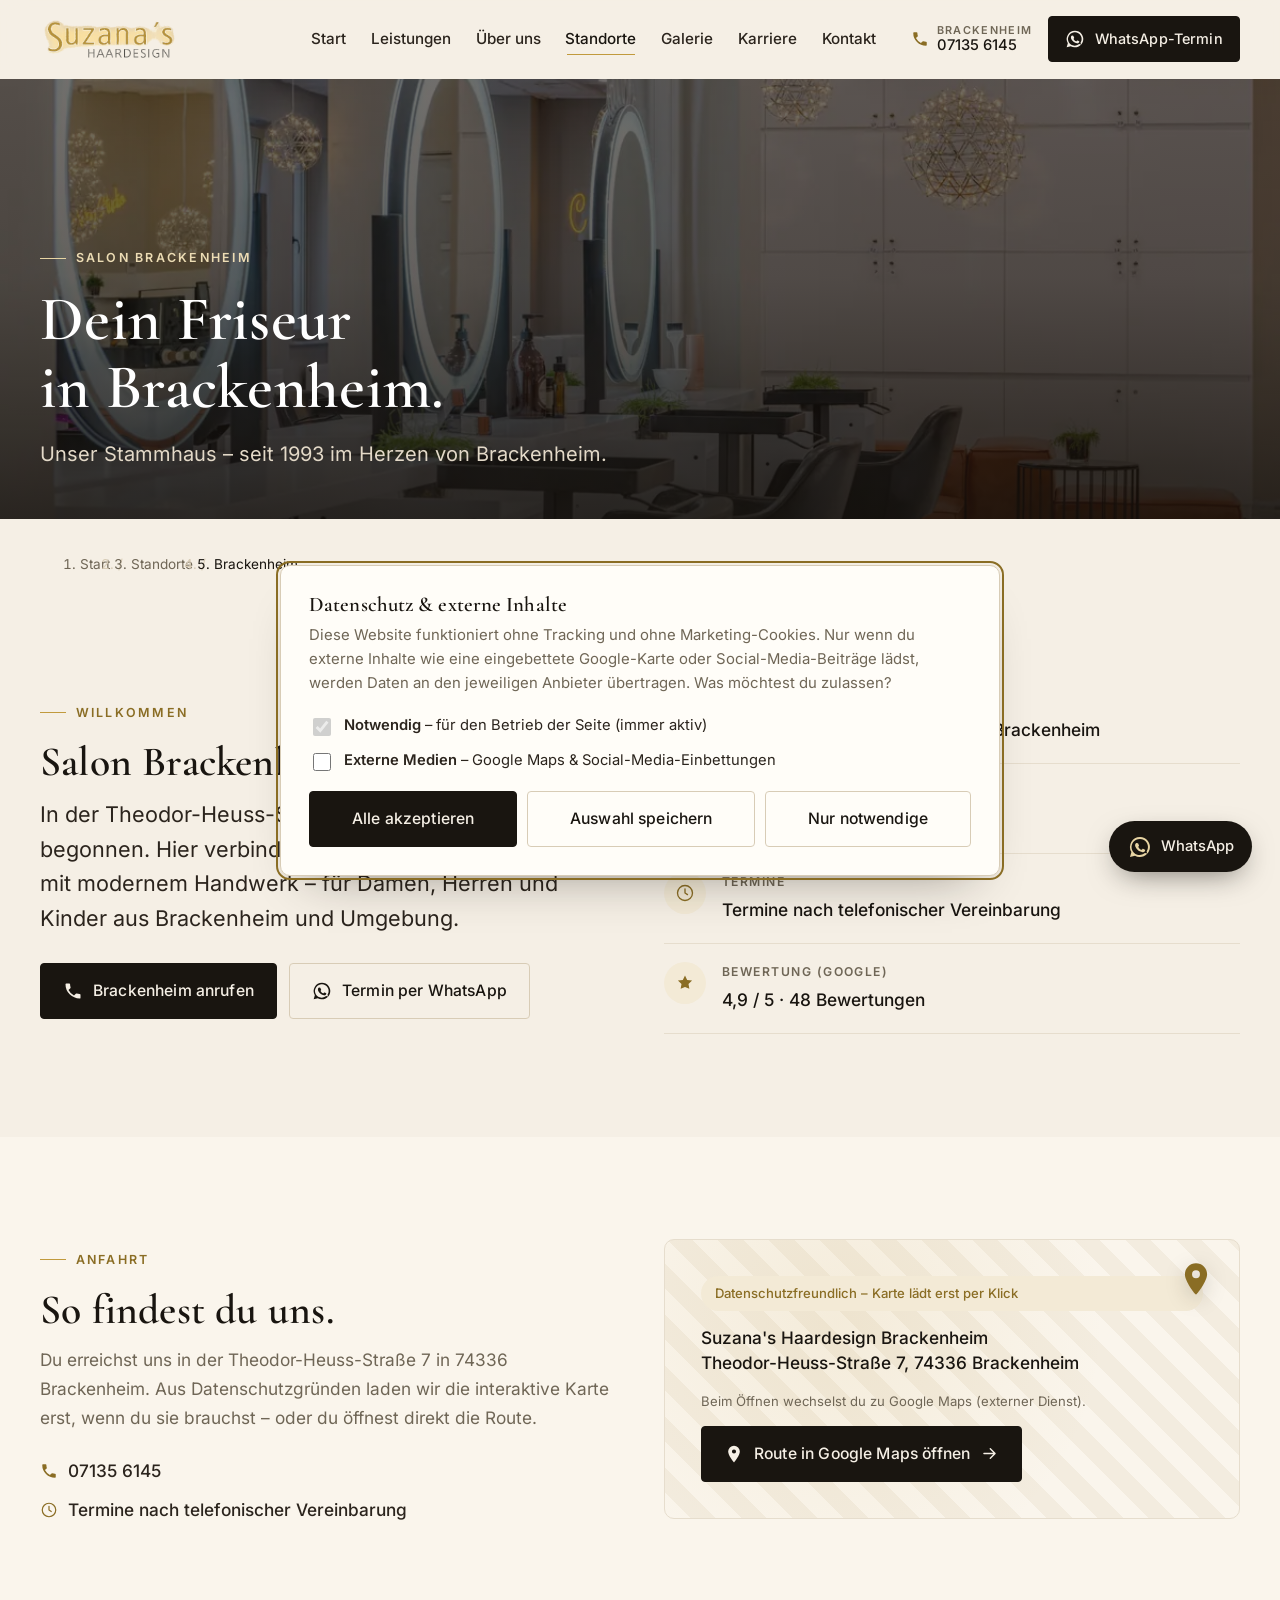
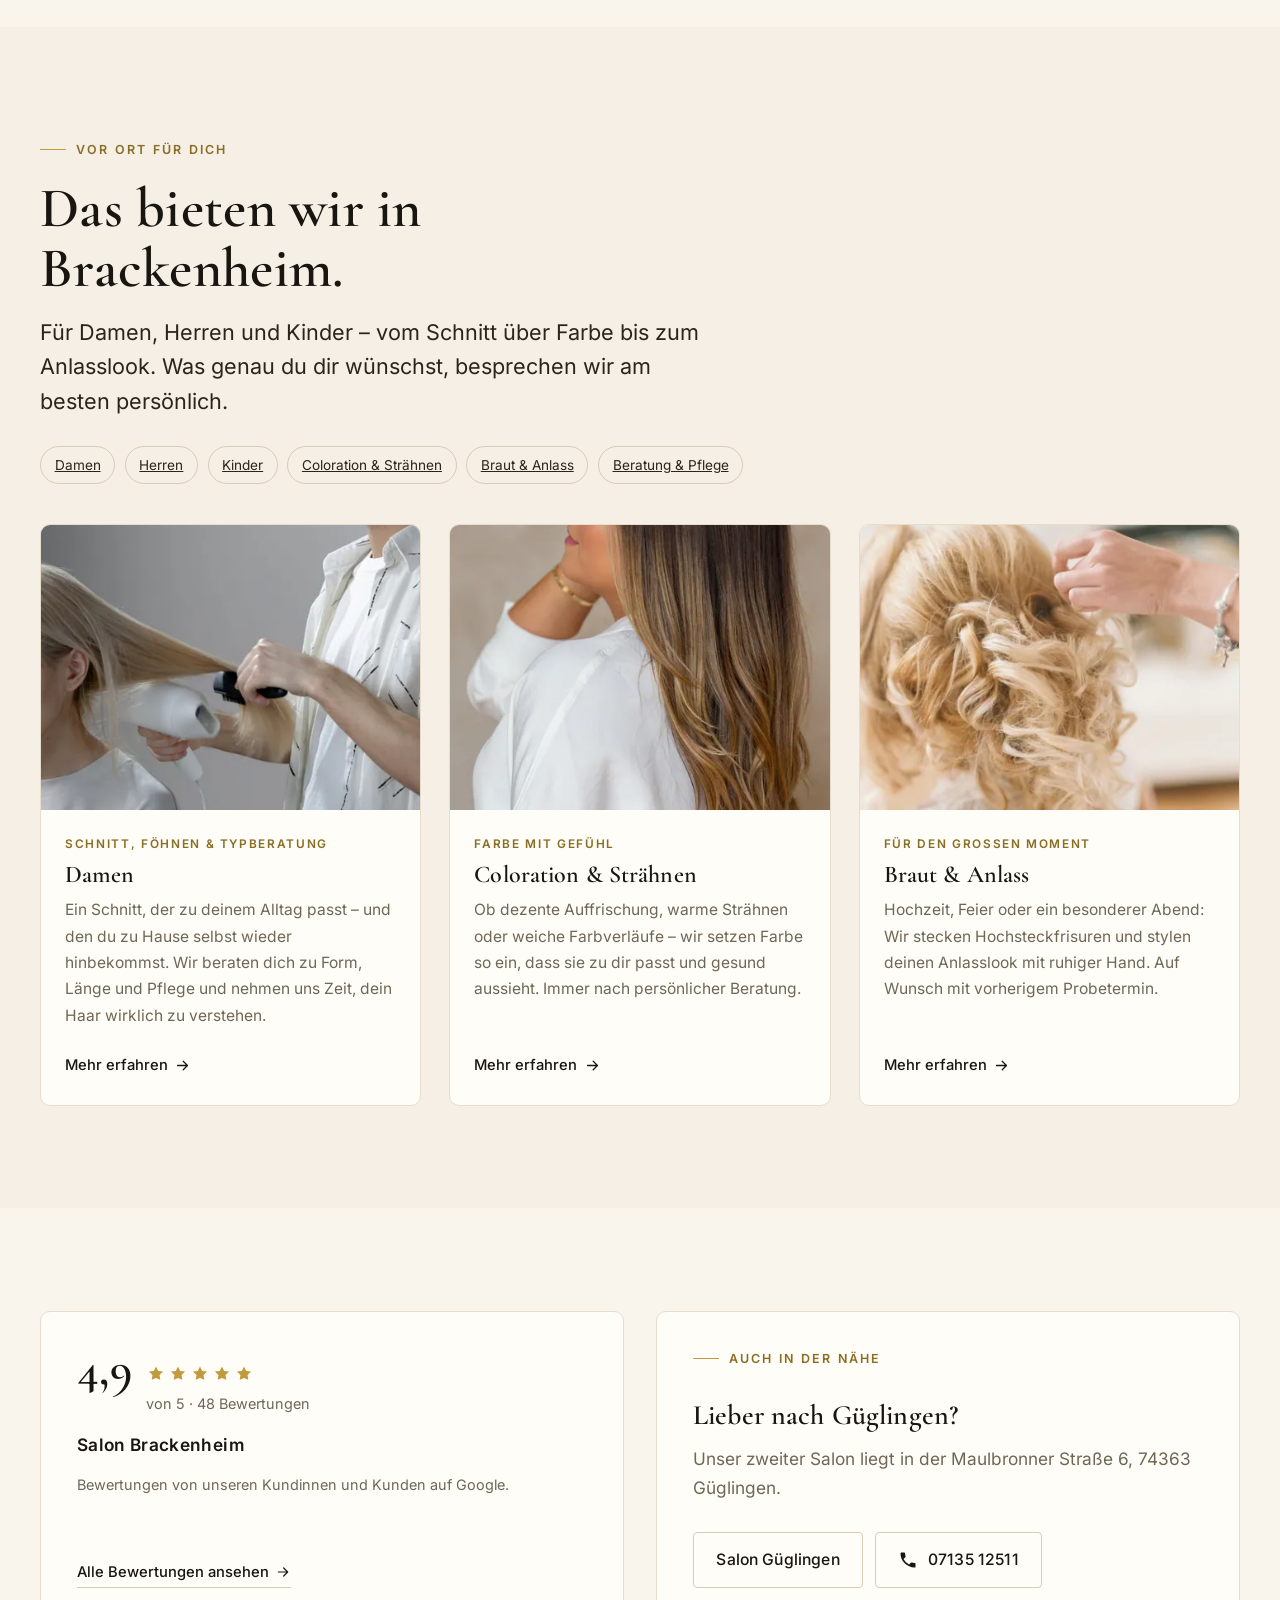
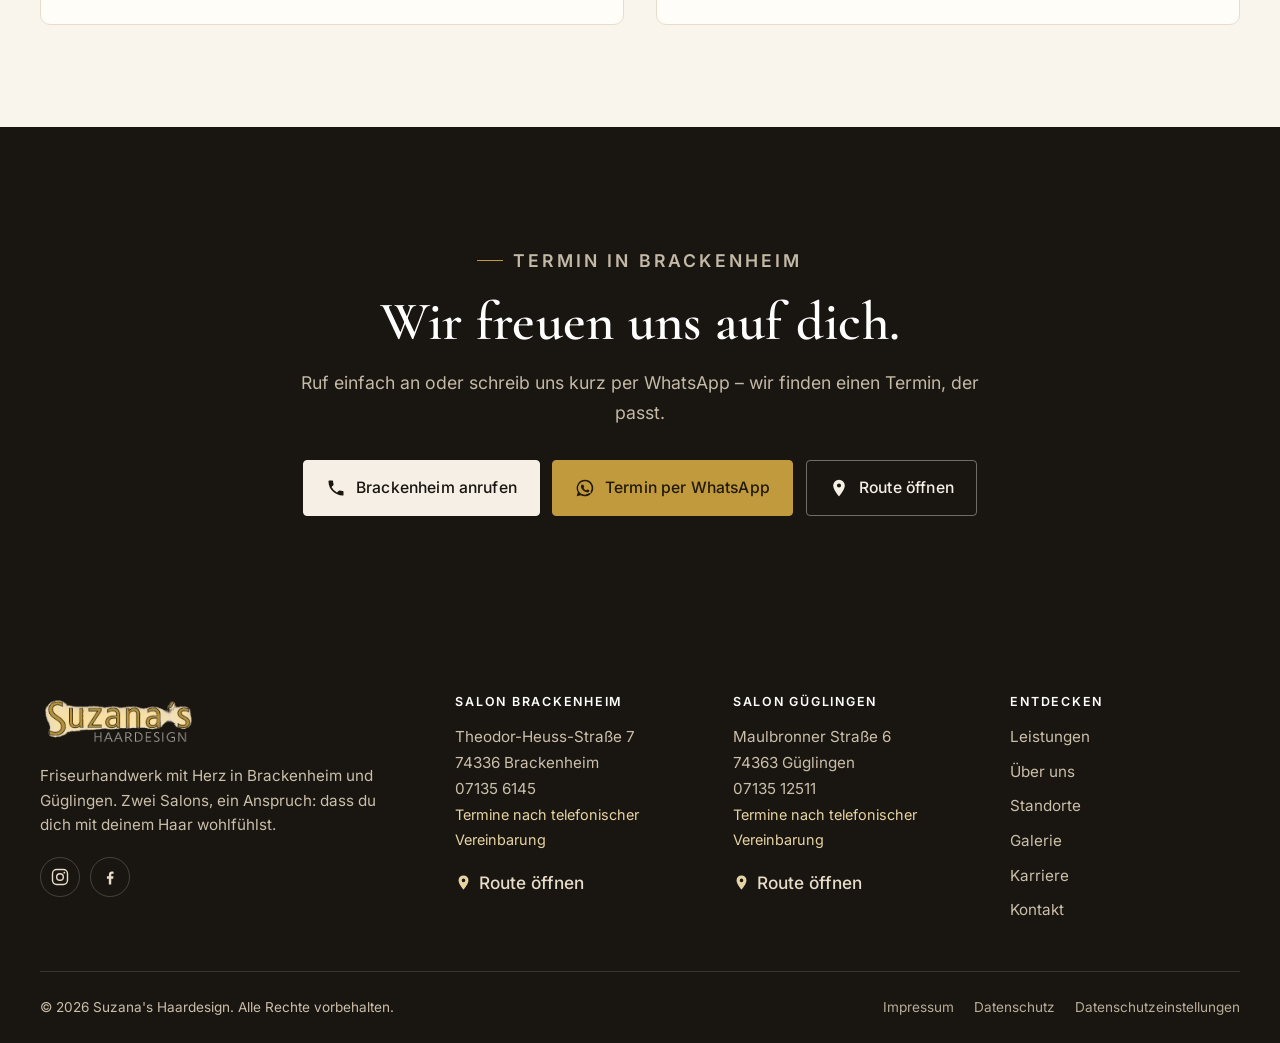
<file: standort-brackenheim.html>
<!doctype html>
<html lang="de">
<head>
<meta charset="utf-8">
<meta name="viewport" content="width=device-width, initial-scale=1">
<title>Friseur Brackenheim – Suzana's Haardesign, Theodor-Heuss-Straße 7</title>
<meta name="description" content="Suzana's Haardesign in Brackenheim: Friseur für Damen, Herren & Kinder – Schnitt, Farbe, Strähnen, Braut- & Hochsteckfrisuren. Theodor-Heuss-Straße 7, 74336 Brackenheim. Termin: 07135 6145.">
<link rel="canonical" href="https://www.suzanas-haardesign.de/standort-brackenheim.html">
<meta name="theme-color" content="#171310">
<meta name="robots" content="index, follow">
<meta property="og:type" content="website">
<meta property="og:site_name" content="Suzana's Haardesign">
<meta property="og:locale" content="de_DE">
<meta property="og:title" content="Friseur Brackenheim – Suzana's Haardesign, Theodor-Heuss-Straße 7">
<meta property="og:description" content="Suzana's Haardesign in Brackenheim: Friseur für Damen, Herren & Kinder – Schnitt, Farbe, Strähnen, Braut- & Hochsteckfrisuren. Theodor-Heuss-Straße 7, 74336 Brackenheim. Termin: 07135 6145.">
<meta property="og:url" content="https://www.suzanas-haardesign.de/standort-brackenheim.html">
<meta property="og:image" content="https://www.suzanas-haardesign.de/assets/img/atmosphaere-spiegel-1200.webp">
<meta name="twitter:card" content="summary_large_image">
<link rel="icon" href="assets/logo/favicon.svg" type="image/svg+xml">
<link rel="apple-touch-icon" href="assets/logo/apple-touch-icon.png">
<link rel="preload" as="font" type="font/woff2" href="assets/fonts/cormorant-garamond-600.woff2" crossorigin>
<link rel="preload" as="font" type="font/woff2" href="assets/fonts/inter-400.woff2" crossorigin>
<link rel="stylesheet" href="css/styles.css">
<script type="application/ld+json">{"@context":"https://schema.org","@type":"HairSalon","name":"Suzana's Haardesign – Brackenheim","image":"https://www.suzanas-haardesign.de/assets/img/atmosphaere-spiegel-1200.webp","url":"https://www.suzanas-haardesign.de/standort-brackenheim.html","telephone":"+4971356145","address":{"@type":"PostalAddress","streetAddress":"Theodor-Heuss-Straße 7","postalCode":"74336","addressLocality":"Brackenheim","addressCountry":"DE"},"parentOrganization":{"@type":"Organization","name":"Suzanas Haardesign GmbH","founder":{"@type":"Person","name":"Suzana Hoti"}},"sameAs":["https://www.instagram.com/suzanas_haardesign/","https://www.facebook.com/p/Suzanas-Haardesign-100054323869623/?locale=de_DE"]}</script>
</head>
<body>
<a class="skip-link" href="#main">Zum Inhalt springen</a>
<header class="site-header" data-header>
  <div class="wrap site-header__inner">
    <a class="brand" href="index.html" aria-label="Suzana's Haardesign – zur Startseite">
      <img src="assets/logo/logo.webp" width="176" height="58" alt="Suzana's Haardesign" class="brand__logo">
    </a>
    <nav class="site-nav" aria-label="Hauptnavigation">
      <ul><li><a href="index.html">Start</a></li><li><a href="leistungen.html">Leistungen</a></li><li><a href="ueber-uns.html">Über uns</a></li><li><a href="standorte.html" aria-current="page">Standorte</a></li><li><a href="galerie.html">Galerie</a></li><li><a href="karriere.html">Karriere</a></li><li><a href="kontakt.html">Kontakt</a></li></ul>
    </nav>
    <div class="site-header__actions">
      <a class="header-phone" href="tel:+4971356145">
        <span class="header-phone__icon" aria-hidden="true"><svg viewBox="0 0 24 24" aria-hidden="true" focusable="false"><path d="M6.6 10.8a15.5 15.5 0 0 0 6.6 6.6l2.2-2.2a1 1 0 0 1 1-.24 11.4 11.4 0 0 0 3.6.58 1 1 0 0 1 1 1V20a1 1 0 0 1-1 1A17 17 0 0 1 3 4a1 1 0 0 1 1-1h3.5a1 1 0 0 1 1 1 11.4 11.4 0 0 0 .58 3.6 1 1 0 0 1-.24 1z" fill="currentColor"/></svg></span>
        <span class="header-phone__text"><span class="header-phone__label">Brackenheim</span>07135 6145</span>
      </a>
      <a class="btn btn--primary btn--sm" href="https://wa.me/491533901963?text=Hallo%20Suzana's%20Haardesign%2C%20ich%20w%C3%BCrde%20gerne%20einen%20Termin%20vereinbaren." target="_blank" rel="noopener"><span class="btn__icon"><svg viewBox="0 0 24 24" aria-hidden="true" focusable="false"><path d="M12 2a10 10 0 0 0-8.6 15.1L2 22l5-1.3A10 10 0 1 0 12 2zm0 2a8 8 0 0 1 6.9 12l-.3.5.6 2.1-2.2-.6-.5.3A8 8 0 1 1 12 4zm-3.3 3.9c-.2 0-.5.1-.7.3-.3.3-.9.9-.9 2.1s.9 2.4 1 2.6c.1.2 1.7 2.7 4.2 3.7 2.1.8 2.5.7 3 .6.5 0 1.5-.6 1.7-1.2.2-.6.2-1.1.1-1.2-.1-.1-.3-.2-.6-.3l-1.5-.7c-.2-.1-.4-.1-.5.1l-.6.8c-.1.2-.3.2-.5.1-.7-.3-1.4-.6-2.1-1.4-.5-.6-.9-1.2-1-1.4-.1-.2 0-.3.1-.4l.4-.4c.1-.2.2-.3.2-.5s0-.3-.1-.4l-.7-1.7c-.2-.4-.4-.4-.6-.4z" fill="currentColor"/></svg></span><span>WhatsApp-Termin</span></a>
      <button class="nav-toggle" type="button" aria-expanded="false" aria-controls="mobile-nav" aria-label="Menü öffnen" data-nav-toggle>
        <span class="nav-toggle__open" aria-hidden="true"><svg viewBox="0 0 24 24" aria-hidden="true" focusable="false"><path d="M4 7h16M4 12h16M4 17h16" fill="none" stroke="currentColor" stroke-width="1.8" stroke-linecap="round"/></svg></span>
        <span class="nav-toggle__close" aria-hidden="true"><svg viewBox="0 0 24 24" aria-hidden="true" focusable="false"><path d="M6 6l12 12M18 6 6 18" fill="none" stroke="currentColor" stroke-width="1.8" stroke-linecap="round"/></svg></span>
      </button>
    </div>
  </div>
</header>
<div class="mobile-nav" id="mobile-nav" data-mobile-nav hidden>
  <nav class="mobile-nav__inner wrap" aria-label="Mobile Navigation">
    <ul><li><a href="index.html">Start</a></li><li><a href="leistungen.html">Leistungen</a></li><li><a href="ueber-uns.html">Über uns</a></li><li><a href="standorte.html" aria-current="page">Standorte</a></li><li><a href="galerie.html">Galerie</a></li><li><a href="karriere.html">Karriere</a></li><li><a href="kontakt.html">Kontakt</a></li></ul>
    <div class="mobile-nav__cta">
      <a class="btn btn--primary" href="https://wa.me/491533901963?text=Hallo%20Suzana's%20Haardesign%2C%20ich%20w%C3%BCrde%20gerne%20einen%20Termin%20vereinbaren." target="_blank" rel="noopener"><span class="btn__icon"><svg viewBox="0 0 24 24" aria-hidden="true" focusable="false"><path d="M12 2a10 10 0 0 0-8.6 15.1L2 22l5-1.3A10 10 0 1 0 12 2zm0 2a8 8 0 0 1 6.9 12l-.3.5.6 2.1-2.2-.6-.5.3A8 8 0 1 1 12 4zm-3.3 3.9c-.2 0-.5.1-.7.3-.3.3-.9.9-.9 2.1s.9 2.4 1 2.6c.1.2 1.7 2.7 4.2 3.7 2.1.8 2.5.7 3 .6.5 0 1.5-.6 1.7-1.2.2-.6.2-1.1.1-1.2-.1-.1-.3-.2-.6-.3l-1.5-.7c-.2-.1-.4-.1-.5.1l-.6.8c-.1.2-.3.2-.5.1-.7-.3-1.4-.6-2.1-1.4-.5-.6-.9-1.2-1-1.4-.1-.2 0-.3.1-.4l.4-.4c.1-.2.2-.3.2-.5s0-.3-.1-.4l-.7-1.7c-.2-.4-.4-.4-.6-.4z" fill="currentColor"/></svg></span><span>Termin per WhatsApp</span><span class="btn__arrow"><svg viewBox="0 0 24 24" aria-hidden="true" focusable="false"><path d="M5 12h13M13 6l6 6-6 6" fill="none" stroke="currentColor" stroke-width="1.8" stroke-linecap="round" stroke-linejoin="round"/></svg></span></a>
      <div class="mobile-nav__phones">
        <a href="tel:+4971356145"><span aria-hidden="true"><svg viewBox="0 0 24 24" aria-hidden="true" focusable="false"><path d="M6.6 10.8a15.5 15.5 0 0 0 6.6 6.6l2.2-2.2a1 1 0 0 1 1-.24 11.4 11.4 0 0 0 3.6.58 1 1 0 0 1 1 1V20a1 1 0 0 1-1 1A17 17 0 0 1 3 4a1 1 0 0 1 1-1h3.5a1 1 0 0 1 1 1 11.4 11.4 0 0 0 .58 3.6 1 1 0 0 1-.24 1z" fill="currentColor"/></svg></span> Brackenheim: 07135 6145</a><a href="tel:+49713512511"><span aria-hidden="true"><svg viewBox="0 0 24 24" aria-hidden="true" focusable="false"><path d="M6.6 10.8a15.5 15.5 0 0 0 6.6 6.6l2.2-2.2a1 1 0 0 1 1-.24 11.4 11.4 0 0 0 3.6.58 1 1 0 0 1 1 1V20a1 1 0 0 1-1 1A17 17 0 0 1 3 4a1 1 0 0 1 1-1h3.5a1 1 0 0 1 1 1 11.4 11.4 0 0 0 .58 3.6 1 1 0 0 1-.24 1z" fill="currentColor"/></svg></span> Güglingen: 07135 12511</a>
      </div>
      <div class="mobile-nav__social">
        <a href="https://www.instagram.com/suzanas_haardesign/" target="_blank" rel="noopener" aria-label="Instagram (öffnet extern)"><svg viewBox="0 0 24 24" aria-hidden="true" focusable="false"><rect x="3" y="3" width="18" height="18" rx="5" fill="none" stroke="currentColor" stroke-width="1.7"/><circle cx="12" cy="12" r="4" fill="none" stroke="currentColor" stroke-width="1.7"/><circle cx="17.2" cy="6.8" r="1.1" fill="currentColor"/></svg></a>
        <a href="https://www.facebook.com/p/Suzanas-Haardesign-100054323869623/?locale=de_DE" target="_blank" rel="noopener" aria-label="Facebook (öffnet extern)"><svg viewBox="0 0 24 24" aria-hidden="true" focusable="false"><path d="M13.5 21v-7h2.3l.4-2.8h-2.7V9.4c0-.8.2-1.4 1.4-1.4h1.4V5.6c-.7-.1-1.4-.1-2.1-.1-2.1 0-3.5 1.3-3.5 3.6v2H8.3V14h2.3v7z" fill="currentColor"/></svg></a>
      </div>
    </div>
  </nav>
</div>
<main id="main">

<section class="page-hero page-hero--media">
      <div class="page-hero__media"><img src="assets/img/atmosphaere-spiegel-760.webp" srcset="assets/img/atmosphaere-spiegel-460.webp 460w, assets/img/atmosphaere-spiegel-760.webp 760w, assets/img/atmosphaere-spiegel-1200.webp 1200w" sizes="100vw" alt="Heller Salonbereich mit runden, beleuchteten Spiegeln" decoding="async" fetchpriority="high" class=""></div>
      <div class="wrap">
        <p class="eyebrow eyebrow--light"><span class="eyebrow__mark" aria-hidden="true"></span>Salon Brackenheim</p>
        <h1>Dein Friseur in Brackenheim.</h1>
        <p class="page-hero__sub">Unser Stammhaus – seit 1993 im Herzen von Brackenheim.</p>
      </div>
    </section>
<nav class="breadcrumb wrap" aria-label="Brotkrumen"><ol><li><a href="index.html">Start</a></li><li class="crumb-sep" aria-hidden="true">/</li><li><a href="standorte.html">Standorte</a></li><li class="crumb-sep" aria-hidden="true">/</li><li aria-current="page">Brackenheim</li></ol></nav>
<script type="application/ld+json">{"@context":"https://schema.org","@type":"BreadcrumbList","itemListElement":[{"@type":"ListItem","position":1,"name":"Start","item":"https://www.suzanas-haardesign.de/index.html"},{"@type":"ListItem","position":2,"name":"Standorte","item":"https://www.suzanas-haardesign.de/standorte.html"},{"@type":"ListItem","position":3,"name":"Brackenheim","item":"https://www.suzanas-haardesign.de/"}]}</script>

<section class="section">
  <div class="wrap contact-grid">
    <div class="reveal">
      <p class="eyebrow"><span class="eyebrow__mark" aria-hidden="true"></span>Willkommen</p>
      <h2 class="h-lg">Salon Brackenheim</h2>
      <p class="lead" style="margin-top:.75rem">In der Theodor-Heuss-Straße hat für Suzana Hoti alles begonnen. Hier verbinden wir gewachsene Erfahrung mit modernem Handwerk – für Damen, Herren und Kinder aus Brackenheim und Umgebung.</p>
      <div class="btn-group" style="margin-top:1.75rem">
        <a class="btn btn--primary" href="tel:+4971356145"><span class="btn__icon"><svg viewBox="0 0 24 24" aria-hidden="true" focusable="false"><path d="M6.6 10.8a15.5 15.5 0 0 0 6.6 6.6l2.2-2.2a1 1 0 0 1 1-.24 11.4 11.4 0 0 0 3.6.58 1 1 0 0 1 1 1V20a1 1 0 0 1-1 1A17 17 0 0 1 3 4a1 1 0 0 1 1-1h3.5a1 1 0 0 1 1 1 11.4 11.4 0 0 0 .58 3.6 1 1 0 0 1-.24 1z" fill="currentColor"/></svg></span><span>Brackenheim anrufen</span></a>
        <a class="btn btn--ghost" href="https://wa.me/491533901963?text=Hallo%20Suzana's%20Haardesign%2C%20ich%20w%C3%BCrde%20gerne%20einen%20Termin%20vereinbaren." target="_blank" rel="noopener"><span class="btn__icon"><svg viewBox="0 0 24 24" aria-hidden="true" focusable="false"><path d="M12 2a10 10 0 0 0-8.6 15.1L2 22l5-1.3A10 10 0 1 0 12 2zm0 2a8 8 0 0 1 6.9 12l-.3.5.6 2.1-2.2-.6-.5.3A8 8 0 1 1 12 4zm-3.3 3.9c-.2 0-.5.1-.7.3-.3.3-.9.9-.9 2.1s.9 2.4 1 2.6c.1.2 1.7 2.7 4.2 3.7 2.1.8 2.5.7 3 .6.5 0 1.5-.6 1.7-1.2.2-.6.2-1.1.1-1.2-.1-.1-.3-.2-.6-.3l-1.5-.7c-.2-.1-.4-.1-.5.1l-.6.8c-.1.2-.3.2-.5.1-.7-.3-1.4-.6-2.1-1.4-.5-.6-.9-1.2-1-1.4-.1-.2 0-.3.1-.4l.4-.4c.1-.2.2-.3.2-.5s0-.3-.1-.4l-.7-1.7c-.2-.4-.4-.4-.6-.4z" fill="currentColor"/></svg></span><span>Termin per WhatsApp</span></a>
      </div>
    </div>
    <div class="reveal" data-delay="1">
      <div class="info-list">
    <div class="info-list__row">
      <span class="info-list__icon" aria-hidden="true"><svg viewBox="0 0 24 24" aria-hidden="true" focusable="false"><path d="M12 2a7 7 0 0 0-7 7c0 4.6 6.2 12.2 6.5 12.5a.7.7 0 0 0 1 0C12.8 21.2 19 13.6 19 9a7 7 0 0 0-7-7zm0 9.5A2.5 2.5 0 1 1 12 6.5a2.5 2.5 0 0 1 0 5z" fill="currentColor"/></svg></span>
      <div><p class="info-list__label">Adresse</p><p class="info-list__value">Theodor-Heuss-Straße 7, 74336 Brackenheim</p></div>
    </div>
    <div class="info-list__row">
      <span class="info-list__icon" aria-hidden="true"><svg viewBox="0 0 24 24" aria-hidden="true" focusable="false"><path d="M6.6 10.8a15.5 15.5 0 0 0 6.6 6.6l2.2-2.2a1 1 0 0 1 1-.24 11.4 11.4 0 0 0 3.6.58 1 1 0 0 1 1 1V20a1 1 0 0 1-1 1A17 17 0 0 1 3 4a1 1 0 0 1 1-1h3.5a1 1 0 0 1 1 1 11.4 11.4 0 0 0 .58 3.6 1 1 0 0 1-.24 1z" fill="currentColor"/></svg></span>
      <div><p class="info-list__label">Telefon Brackenheim</p><p class="info-list__value"><a href="tel:+4971356145">07135 6145</a></p></div>
    </div>
    <div class="info-list__row">
      <span class="info-list__icon" aria-hidden="true"><svg viewBox="0 0 24 24" aria-hidden="true" focusable="false"><circle cx="12" cy="12" r="9" fill="none" stroke="currentColor" stroke-width="1.6"/><path d="M12 7v5l3 2" fill="none" stroke="currentColor" stroke-width="1.6" stroke-linecap="round"/></svg></span>
      <div><p class="info-list__label">Termine</p><p class="info-list__value">Termine nach telefonischer Vereinbarung</p></div>
    </div>
    <div class="info-list__row">
      <span class="info-list__icon" aria-hidden="true"><svg viewBox="0 0 24 24" aria-hidden="true" focusable="false"><path d="m12 3 2.6 5.3 5.9.8-4.3 4.1 1 5.8L12 16.9 6.8 19l1-5.8-4.3-4.1 5.9-.8z" fill="currentColor"/></svg></span>
      <div><p class="info-list__label">Bewertung (Google)</p><p class="info-list__value">4,9 / 5 · 48 Bewertungen</p></div>
    </div>
  </div>
    </div>
  </div>
</section>

<section class="section section--paper2">
  <div class="wrap contact-grid">
    <div class="reveal">
      <p class="eyebrow"><span class="eyebrow__mark" aria-hidden="true"></span>Anfahrt</p>
      <h2 class="h-lg">So findest du uns.</h2>
      <p class="muted" style="margin-top:.75rem">Du erreichst uns in der Theodor-Heuss-Straße 7 in 74336 Brackenheim. Aus Datenschutzgründen laden wir die interaktive Karte erst, wenn du sie brauchst – oder du öffnest direkt die Route.</p>
      <div class="loc-meta" style="margin-top:1.5rem">
        <a href="tel:+4971356145"><svg viewBox="0 0 24 24" aria-hidden="true" focusable="false"><path d="M6.6 10.8a15.5 15.5 0 0 0 6.6 6.6l2.2-2.2a1 1 0 0 1 1-.24 11.4 11.4 0 0 0 3.6.58 1 1 0 0 1 1 1V20a1 1 0 0 1-1 1A17 17 0 0 1 3 4a1 1 0 0 1 1-1h3.5a1 1 0 0 1 1 1 11.4 11.4 0 0 0 .58 3.6 1 1 0 0 1-.24 1z" fill="currentColor"/></svg> 07135 6145</a>
        <span><svg viewBox="0 0 24 24" aria-hidden="true" focusable="false"><circle cx="12" cy="12" r="9" fill="none" stroke="currentColor" stroke-width="1.6"/><path d="M12 7v5l3 2" fill="none" stroke="currentColor" stroke-width="1.6" stroke-linecap="round"/></svg> Termine nach telefonischer Vereinbarung</span>
      </div>
    </div>
    <div class="reveal" data-delay="1"><div class="mapcard">
    <div class="mapcard__inner">
      <span class="mapcard__pin" aria-hidden="true"><svg viewBox="0 0 24 24" aria-hidden="true" focusable="false"><path d="M12 2a7 7 0 0 0-7 7c0 4.6 6.2 12.2 6.5 12.5a.7.7 0 0 0 1 0C12.8 21.2 19 13.6 19 9a7 7 0 0 0-7-7zm0 9.5A2.5 2.5 0 1 1 12 6.5a2.5 2.5 0 0 1 0 5z" fill="currentColor"/></svg></span>
      <p class="pill-note">Datenschutzfreundlich – Karte lädt erst per Klick</p>
      <address>Suzana's Haardesign Brackenheim<br>Theodor-Heuss-Straße 7, 74336 Brackenheim</address>
      <p class="mapcard__hint">Beim Öffnen wechselst du zu Google Maps (externer Dienst).</p>
      <div><a class="btn btn--primary" href="https://www.google.com/maps/dir/?api=1&destination=Theodor-Heuss-Stra%C3%9Fe%207%2C%2074336%20Brackenheim" target="_blank" rel="noopener"><span class="btn__icon"><svg viewBox="0 0 24 24" aria-hidden="true" focusable="false"><path d="M12 2a7 7 0 0 0-7 7c0 4.6 6.2 12.2 6.5 12.5a.7.7 0 0 0 1 0C12.8 21.2 19 13.6 19 9a7 7 0 0 0-7-7zm0 9.5A2.5 2.5 0 1 1 12 6.5a2.5 2.5 0 0 1 0 5z" fill="currentColor"/></svg></span><span>Route in Google Maps öffnen</span><span class="btn__arrow"><svg viewBox="0 0 24 24" aria-hidden="true" focusable="false"><path d="M5 12h13M13 6l6 6-6 6" fill="none" stroke="currentColor" stroke-width="1.8" stroke-linecap="round" stroke-linejoin="round"/></svg></span></a></div>
    </div>
  </div></div>
  </div>
</section>

<section class="section">
  <div class="wrap">
    <div class="section-head reveal">
      <p class="eyebrow"><span class="eyebrow__mark" aria-hidden="true"></span>Vor Ort für dich</p>
      <h2 class="h-xl">Das bieten wir in Brackenheim.</h2>
      <p class="lead measure">Für Damen, Herren und Kinder – vom Schnitt über Farbe bis zum Anlasslook. Was genau du dir wünschst, besprechen wir am besten persönlich.</p>
    </div>
    <div class="career-teaser__list" style="margin-top:1.75rem"><a class="chip" href="leistungen.html#damen" style="border-color:var(--line-2);color:var(--ink-2)">Damen</a><a class="chip" href="leistungen.html#herren" style="border-color:var(--line-2);color:var(--ink-2)">Herren</a><a class="chip" href="leistungen.html#kinder" style="border-color:var(--line-2);color:var(--ink-2)">Kinder</a><a class="chip" href="leistungen.html#farbe" style="border-color:var(--line-2);color:var(--ink-2)">Coloration & Strähnen</a><a class="chip" href="leistungen.html#braut" style="border-color:var(--line-2);color:var(--ink-2)">Braut & Anlass</a><a class="chip" href="leistungen.html#beratung" style="border-color:var(--line-2);color:var(--ink-2)">Beratung & Pflege</a></div>
    <div class="cards cards--3 reveal" style="margin-top:2.5rem">
      <article class="card">
        <div class="card__media"><img src="assets/img/damen-foehnen-760.webp" srcset="assets/img/damen-foehnen-460.webp 460w, assets/img/damen-foehnen-760.webp 760w, assets/img/damen-foehnen-1200.webp 1200w" sizes="(max-width:560px) 90vw, (max-width:960px) 45vw, 380px" alt="Friseurin föhnt langes, blondes Haar im Salon" decoding="async" loading="lazy" class=""></div>
        <div class="card__body">
          <p class="card__eyebrow">Schnitt, Föhnen & Typberatung</p>
          <h3>Damen</h3>
          <p class="card__text">Ein Schnitt, der zu deinem Alltag passt – und den du zu Hause selbst wieder hinbekommst. Wir beraten dich zu Form, Länge und Pflege und nehmen uns Zeit, dein Haar wirklich zu verstehen.</p>
          <div class="card__link"><a href="leistungen.html#damen">Mehr erfahren <svg viewBox="0 0 24 24" aria-hidden="true" focusable="false"><path d="M5 12h13M13 6l6 6-6 6" fill="none" stroke="currentColor" stroke-width="1.8" stroke-linecap="round" stroke-linejoin="round"/></svg></a></div>
        </div>
      </article><article class="card">
        <div class="card__media"><img src="assets/img/balayage-braun-760.webp" srcset="assets/img/balayage-braun-460.webp 460w, assets/img/balayage-braun-760.webp 760w, assets/img/balayage-braun-1200.webp 1200w" sizes="(max-width:560px) 90vw, (max-width:960px) 45vw, 380px" alt="Langes Haar mit weichem, natürlichem Farbverlauf" decoding="async" loading="lazy" class=""></div>
        <div class="card__body">
          <p class="card__eyebrow">Farbe mit Gefühl</p>
          <h3>Coloration & Strähnen</h3>
          <p class="card__text">Ob dezente Auffrischung, warme Strähnen oder weiche Farbverläufe – wir setzen Farbe so ein, dass sie zu dir passt und gesund aussieht. Immer nach persönlicher Beratung.</p>
          <div class="card__link"><a href="leistungen.html#farbe">Mehr erfahren <svg viewBox="0 0 24 24" aria-hidden="true" focusable="false"><path d="M5 12h13M13 6l6 6-6 6" fill="none" stroke="currentColor" stroke-width="1.8" stroke-linecap="round" stroke-linejoin="round"/></svg></a></div>
        </div>
      </article><article class="card">
        <div class="card__media"><img src="assets/img/braut-hochsteckfrisur-760.webp" srcset="assets/img/braut-hochsteckfrisur-460.webp 460w, assets/img/braut-hochsteckfrisur-760.webp 760w, assets/img/braut-hochsteckfrisur-1200.webp 1200w" sizes="(max-width:560px) 90vw, (max-width:960px) 45vw, 380px" alt="Elegante Hochsteckfrisur wird gesteckt" decoding="async" loading="lazy" class=""></div>
        <div class="card__body">
          <p class="card__eyebrow">Für den großen Moment</p>
          <h3>Braut & Anlass</h3>
          <p class="card__text">Hochzeit, Feier oder ein besonderer Abend: Wir stecken Hochsteckfrisuren und stylen deinen Anlasslook mit ruhiger Hand. Auf Wunsch mit vorherigem Probetermin.</p>
          <div class="card__link"><a href="leistungen.html#braut">Mehr erfahren <svg viewBox="0 0 24 24" aria-hidden="true" focusable="false"><path d="M5 12h13M13 6l6 6-6 6" fill="none" stroke="currentColor" stroke-width="1.8" stroke-linecap="round" stroke-linejoin="round"/></svg></a></div>
        </div>
      </article>
    </div>
  </div>
</section>

<section class="section section--paper2">
  <div class="wrap">
    <div class="proof" style="max-width:none">
      <div class="proof-card reveal">
        <div class="proof-card__top">
          <span class="proof-card__score">4,9</span>
          <div><span class="proof-stars" aria-hidden="true"><svg viewBox="0 0 24 24" aria-hidden="true" focusable="false"><path d="m12 3 2.6 5.3 5.9.8-4.3 4.1 1 5.8L12 16.9 6.8 19l1-5.8-4.3-4.1 5.9-.8z" fill="currentColor"/></svg><svg viewBox="0 0 24 24" aria-hidden="true" focusable="false"><path d="m12 3 2.6 5.3 5.9.8-4.3 4.1 1 5.8L12 16.9 6.8 19l1-5.8-4.3-4.1 5.9-.8z" fill="currentColor"/></svg><svg viewBox="0 0 24 24" aria-hidden="true" focusable="false"><path d="m12 3 2.6 5.3 5.9.8-4.3 4.1 1 5.8L12 16.9 6.8 19l1-5.8-4.3-4.1 5.9-.8z" fill="currentColor"/></svg><svg viewBox="0 0 24 24" aria-hidden="true" focusable="false"><path d="m12 3 2.6 5.3 5.9.8-4.3 4.1 1 5.8L12 16.9 6.8 19l1-5.8-4.3-4.1 5.9-.8z" fill="currentColor"/></svg><svg viewBox="0 0 24 24" aria-hidden="true" focusable="false"><path d="m12 3 2.6 5.3 5.9.8-4.3 4.1 1 5.8L12 16.9 6.8 19l1-5.8-4.3-4.1 5.9-.8z" fill="currentColor"/></svg></span><div class="proof-card__meta">von 5 · 48 Bewertungen</div></div>
        </div>
        <p class="proof-card__loc">Salon Brackenheim</p>
        <p class="proof-card__meta">Bewertungen von unseren Kundinnen und Kunden auf Google.</p>
        <div class="proof-card__link"><a href="https://www.google.com/maps/search/?api=1&query=Suzana%27s%20Haardesign%20Theodor-Heuss-Stra%C3%9Fe%207%2074336%20Brackenheim" target="_blank" rel="noopener">Alle Bewertungen ansehen <svg viewBox="0 0 24 24" aria-hidden="true" focusable="false"><path d="M5 12h13M13 6l6 6-6 6" fill="none" stroke="currentColor" stroke-width="1.8" stroke-linecap="round" stroke-linejoin="round"/></svg></a></div>
      </div>
      <div class="proof-card reveal" data-delay="1" style="justify-content:center">
        <p class="eyebrow"><span class="eyebrow__mark" aria-hidden="true"></span>Auch in der Nähe</p>
        <h3 class="h-md">Lieber nach Güglingen?</h3>
        <p class="muted">Unser zweiter Salon liegt in der Maulbronner Straße 6, 74363 Güglingen.</p>
        <div class="btn-group" style="margin-top:1rem">
          <a class="btn btn--ghost" href="standort-gueglingen.html"><span>Salon Güglingen</span></a>
          <a class="btn btn--ghost" href="tel:+49713512511"><span class="btn__icon"><svg viewBox="0 0 24 24" aria-hidden="true" focusable="false"><path d="M6.6 10.8a15.5 15.5 0 0 0 6.6 6.6l2.2-2.2a1 1 0 0 1 1-.24 11.4 11.4 0 0 0 3.6.58 1 1 0 0 1 1 1V20a1 1 0 0 1-1 1A17 17 0 0 1 3 4a1 1 0 0 1 1-1h3.5a1 1 0 0 1 1 1 11.4 11.4 0 0 0 .58 3.6 1 1 0 0 1-.24 1z" fill="currentColor"/></svg></span><span>07135 12511</span></a>
        </div>
      </div>
    </div>
  </div>
</section>

<section class="section section--ink">
  <div class="wrap cta-band reveal">
    <p class="eyebrow"><span class="eyebrow__mark" aria-hidden="true"></span>Termin in Brackenheim</p>
    <h2>Wir freuen uns auf dich.</h2>
    <p>Ruf einfach an oder schreib uns kurz per WhatsApp – wir finden einen Termin, der passt.</p>
    <div class="btn-group">
      <a class="btn btn--light" href="tel:+4971356145"><span class="btn__icon"><svg viewBox="0 0 24 24" aria-hidden="true" focusable="false"><path d="M6.6 10.8a15.5 15.5 0 0 0 6.6 6.6l2.2-2.2a1 1 0 0 1 1-.24 11.4 11.4 0 0 0 3.6.58 1 1 0 0 1 1 1V20a1 1 0 0 1-1 1A17 17 0 0 1 3 4a1 1 0 0 1 1-1h3.5a1 1 0 0 1 1 1 11.4 11.4 0 0 0 .58 3.6 1 1 0 0 1-.24 1z" fill="currentColor"/></svg></span><span>Brackenheim anrufen</span></a>
      <a class="btn btn--gold" href="https://wa.me/491533901963?text=Hallo%20Suzana's%20Haardesign%2C%20ich%20w%C3%BCrde%20gerne%20einen%20Termin%20vereinbaren." target="_blank" rel="noopener"><span class="btn__icon"><svg viewBox="0 0 24 24" aria-hidden="true" focusable="false"><path d="M12 2a10 10 0 0 0-8.6 15.1L2 22l5-1.3A10 10 0 1 0 12 2zm0 2a8 8 0 0 1 6.9 12l-.3.5.6 2.1-2.2-.6-.5.3A8 8 0 1 1 12 4zm-3.3 3.9c-.2 0-.5.1-.7.3-.3.3-.9.9-.9 2.1s.9 2.4 1 2.6c.1.2 1.7 2.7 4.2 3.7 2.1.8 2.5.7 3 .6.5 0 1.5-.6 1.7-1.2.2-.6.2-1.1.1-1.2-.1-.1-.3-.2-.6-.3l-1.5-.7c-.2-.1-.4-.1-.5.1l-.6.8c-.1.2-.3.2-.5.1-.7-.3-1.4-.6-2.1-1.4-.5-.6-.9-1.2-1-1.4-.1-.2 0-.3.1-.4l.4-.4c.1-.2.2-.3.2-.5s0-.3-.1-.4l-.7-1.7c-.2-.4-.4-.4-.6-.4z" fill="currentColor"/></svg></span><span>Termin per WhatsApp</span></a>
      <a class="btn btn--outline-light" href="https://www.google.com/maps/dir/?api=1&destination=Theodor-Heuss-Stra%C3%9Fe%207%2C%2074336%20Brackenheim" target="_blank" rel="noopener"><span class="btn__icon"><svg viewBox="0 0 24 24" aria-hidden="true" focusable="false"><path d="M12 2a7 7 0 0 0-7 7c0 4.6 6.2 12.2 6.5 12.5a.7.7 0 0 0 1 0C12.8 21.2 19 13.6 19 9a7 7 0 0 0-7-7zm0 9.5A2.5 2.5 0 1 1 12 6.5a2.5 2.5 0 0 1 0 5z" fill="currentColor"/></svg></span><span>Route öffnen</span></a>
    </div>
  </div>
</section>

</main>
<footer class="site-footer">
  <div class="wrap site-footer__grid">
    <div class="site-footer__brand">
      <img src="assets/logo/logo-light.webp" width="180" height="60" alt="Suzana's Haardesign" class="site-footer__logo">
      <p>Friseurhandwerk mit Herz in Brackenheim und Güglingen. Zwei Salons, ein Anspruch: dass du dich mit deinem Haar wohlfühlst.</p>
      <div class="site-footer__social">
        <a href="https://www.instagram.com/suzanas_haardesign/" target="_blank" rel="noopener" aria-label="Instagram (öffnet extern)"><svg viewBox="0 0 24 24" aria-hidden="true" focusable="false"><rect x="3" y="3" width="18" height="18" rx="5" fill="none" stroke="currentColor" stroke-width="1.7"/><circle cx="12" cy="12" r="4" fill="none" stroke="currentColor" stroke-width="1.7"/><circle cx="17.2" cy="6.8" r="1.1" fill="currentColor"/></svg></a>
        <a href="https://www.facebook.com/p/Suzanas-Haardesign-100054323869623/?locale=de_DE" target="_blank" rel="noopener" aria-label="Facebook (öffnet extern)"><svg viewBox="0 0 24 24" aria-hidden="true" focusable="false"><path d="M13.5 21v-7h2.3l.4-2.8h-2.7V9.4c0-.8.2-1.4 1.4-1.4h1.4V5.6c-.7-.1-1.4-.1-2.1-.1-2.1 0-3.5 1.3-3.5 3.6v2H8.3V14h2.3v7z" fill="currentColor"/></svg></a>
      </div>
    </div>
    <div class="site-footer__col">
      <h2>Salon Brackenheim</h2>
      <address>
        Theodor-Heuss-Straße 7<br>74336 Brackenheim<br>
        <a href="tel:+4971356145">07135 6145</a><br>
        <span class="site-footer__hours">Termine nach telefonischer Vereinbarung</span>
      </address>
      <a class="site-footer__route" href="https://www.google.com/maps/dir/?api=1&destination=Theodor-Heuss-Stra%C3%9Fe%207%2C%2074336%20Brackenheim" target="_blank" rel="noopener"><svg viewBox="0 0 24 24" aria-hidden="true" focusable="false"><path d="M12 2a7 7 0 0 0-7 7c0 4.6 6.2 12.2 6.5 12.5a.7.7 0 0 0 1 0C12.8 21.2 19 13.6 19 9a7 7 0 0 0-7-7zm0 9.5A2.5 2.5 0 1 1 12 6.5a2.5 2.5 0 0 1 0 5z" fill="currentColor"/></svg><span>Route öffnen</span></a>
    </div><div class="site-footer__col">
      <h2>Salon Güglingen</h2>
      <address>
        Maulbronner Straße 6<br>74363 Güglingen<br>
        <a href="tel:+49713512511">07135 12511</a><br>
        <span class="site-footer__hours">Termine nach telefonischer Vereinbarung</span>
      </address>
      <a class="site-footer__route" href="https://www.google.com/maps/dir/?api=1&destination=Maulbronner%20Stra%C3%9Fe%206%2C%2074363%20G%C3%BCglingen" target="_blank" rel="noopener"><svg viewBox="0 0 24 24" aria-hidden="true" focusable="false"><path d="M12 2a7 7 0 0 0-7 7c0 4.6 6.2 12.2 6.5 12.5a.7.7 0 0 0 1 0C12.8 21.2 19 13.6 19 9a7 7 0 0 0-7-7zm0 9.5A2.5 2.5 0 1 1 12 6.5a2.5 2.5 0 0 1 0 5z" fill="currentColor"/></svg><span>Route öffnen</span></a>
    </div>
    <nav class="site-footer__col" aria-label="Footer-Navigation">
      <h2>Entdecken</h2>
      <ul class="site-footer__nav">
        <li><a href="leistungen.html">Leistungen</a></li>
        <li><a href="ueber-uns.html">Über uns</a></li>
        <li><a href="standorte.html">Standorte</a></li>
        <li><a href="galerie.html">Galerie</a></li>
        <li><a href="karriere.html">Karriere</a></li>
        <li><a href="kontakt.html">Kontakt</a></li>
      </ul>
    </nav>
  </div>
  <div class="wrap site-footer__bottom">
    <p>© <span data-year>2026</span> Suzana's Haardesign. Alle Rechte vorbehalten.</p>
    <ul class="site-footer__legal">
      <li><a href="impressum.html">Impressum</a></li>
      <li><a href="datenschutz.html">Datenschutz</a></li>
      <li><button type="button" class="linklike" data-open-consent>Datenschutz&shy;einstellungen</button></li>
    </ul>
  </div>
</footer>
<a class="wa-float" href="https://wa.me/491533901963?text=Hallo%20Suzana's%20Haardesign%2C%20ich%20habe%20eine%20Frage." target="_blank" rel="noopener" aria-label="Kontakt per WhatsApp aufnehmen (öffnet WhatsApp)">
    <span class="wa-float__icon" aria-hidden="true"><svg viewBox="0 0 24 24" aria-hidden="true" focusable="false"><path d="M12 2a10 10 0 0 0-8.6 15.1L2 22l5-1.3A10 10 0 1 0 12 2zm0 2a8 8 0 0 1 6.9 12l-.3.5.6 2.1-2.2-.6-.5.3A8 8 0 1 1 12 4zm-3.3 3.9c-.2 0-.5.1-.7.3-.3.3-.9.9-.9 2.1s.9 2.4 1 2.6c.1.2 1.7 2.7 4.2 3.7 2.1.8 2.5.7 3 .6.5 0 1.5-.6 1.7-1.2.2-.6.2-1.1.1-1.2-.1-.1-.3-.2-.6-.3l-1.5-.7c-.2-.1-.4-.1-.5.1l-.6.8c-.1.2-.3.2-.5.1-.7-.3-1.4-.6-2.1-1.4-.5-.6-.9-1.2-1-1.4-.1-.2 0-.3.1-.4l.4-.4c.1-.2.2-.3.2-.5s0-.3-.1-.4l-.7-1.7c-.2-.4-.4-.4-.6-.4z" fill="currentColor"/></svg></span>
    <span class="wa-float__label">WhatsApp</span>
  </a>
<div class="consent" data-consent hidden role="dialog" aria-modal="false" aria-labelledby="consent-title" aria-describedby="consent-desc">
  <div class="consent__box" tabindex="-1">
    <h2 class="consent__title" id="consent-title">Datenschutz &amp; externe Inhalte</h2>
    <p class="consent__desc" id="consent-desc">Diese Website funktioniert ohne Tracking und ohne Marketing-Cookies. Nur wenn du externe Inhalte wie eine eingebettete Google-Karte oder Social-Media-Beiträge lädst, werden Daten an den jeweiligen Anbieter übertragen. Was möchtest du zulassen?</p>
    <div class="consent__row">
      <label class="consent__opt"><input type="checkbox" checked disabled> <span><strong>Notwendig</strong> – für den Betrieb der Seite (immer aktiv)</span></label>
      <label class="consent__opt"><input type="checkbox" data-consent-external> <span><strong>Externe Medien</strong> – Google Maps &amp; Social-Media-Einbettungen</span></label>
    </div>
    <div class="consent__actions">
      <button type="button" class="btn btn--primary" data-consent-accept-all>Alle akzeptieren</button>
      <button type="button" class="btn btn--ghost" data-consent-save>Auswahl speichern</button>
      <button type="button" class="btn btn--ghost" data-consent-reject>Nur notwendige</button>
    </div>
  </div>
</div>
<script src="js/main.js" defer></script>
</body>
</html>
</file>
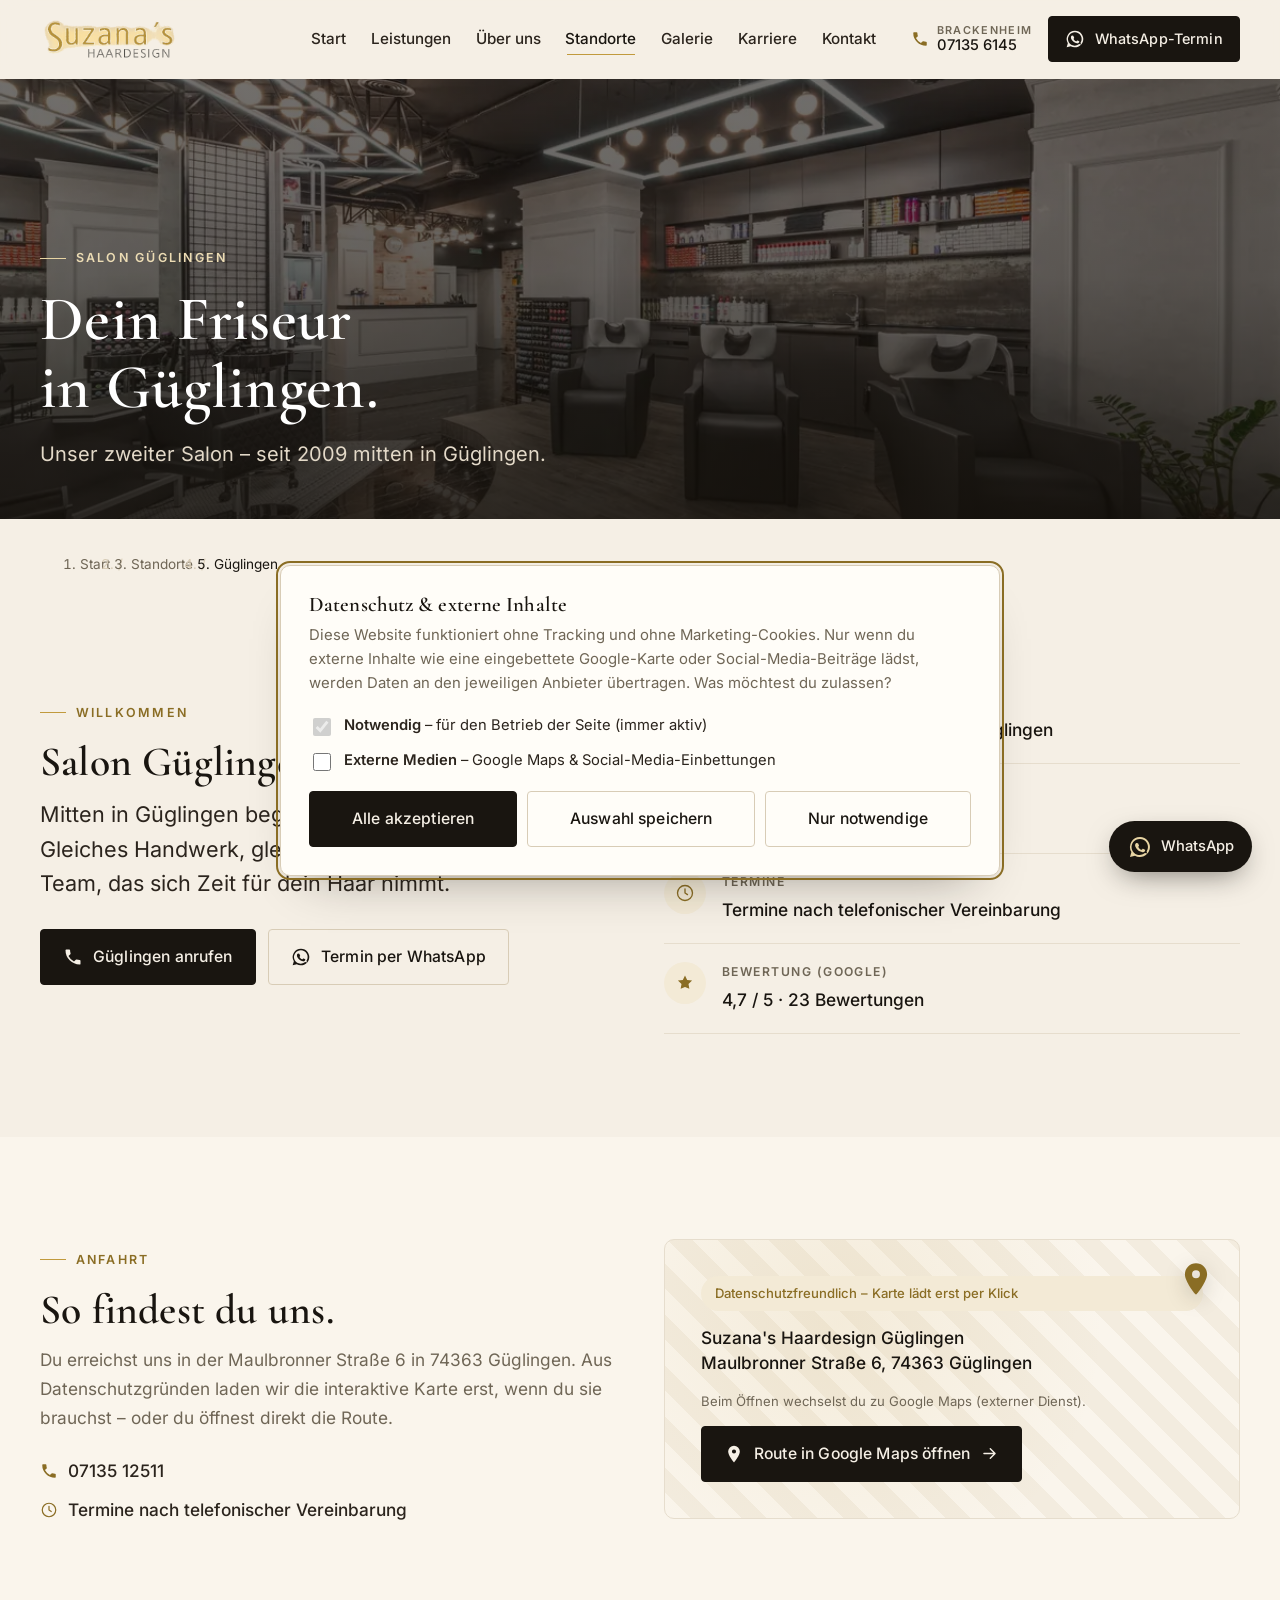
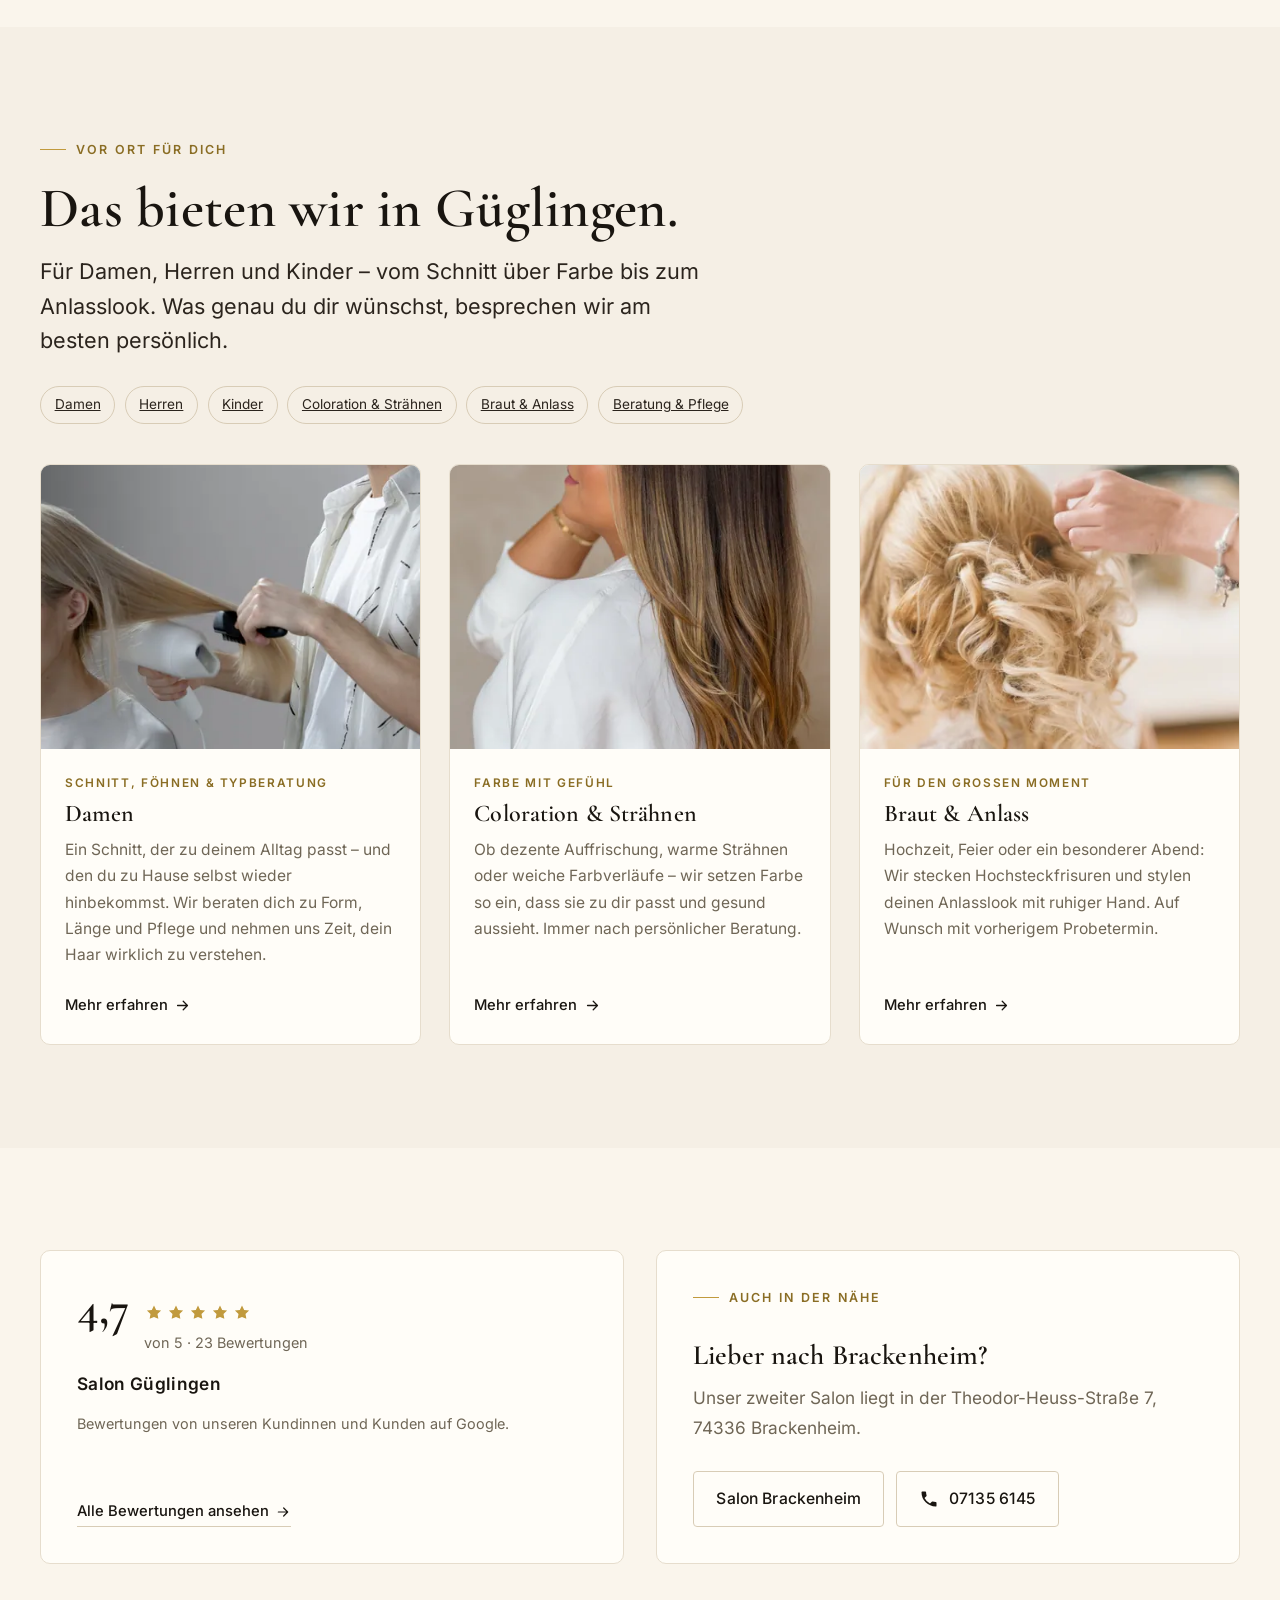
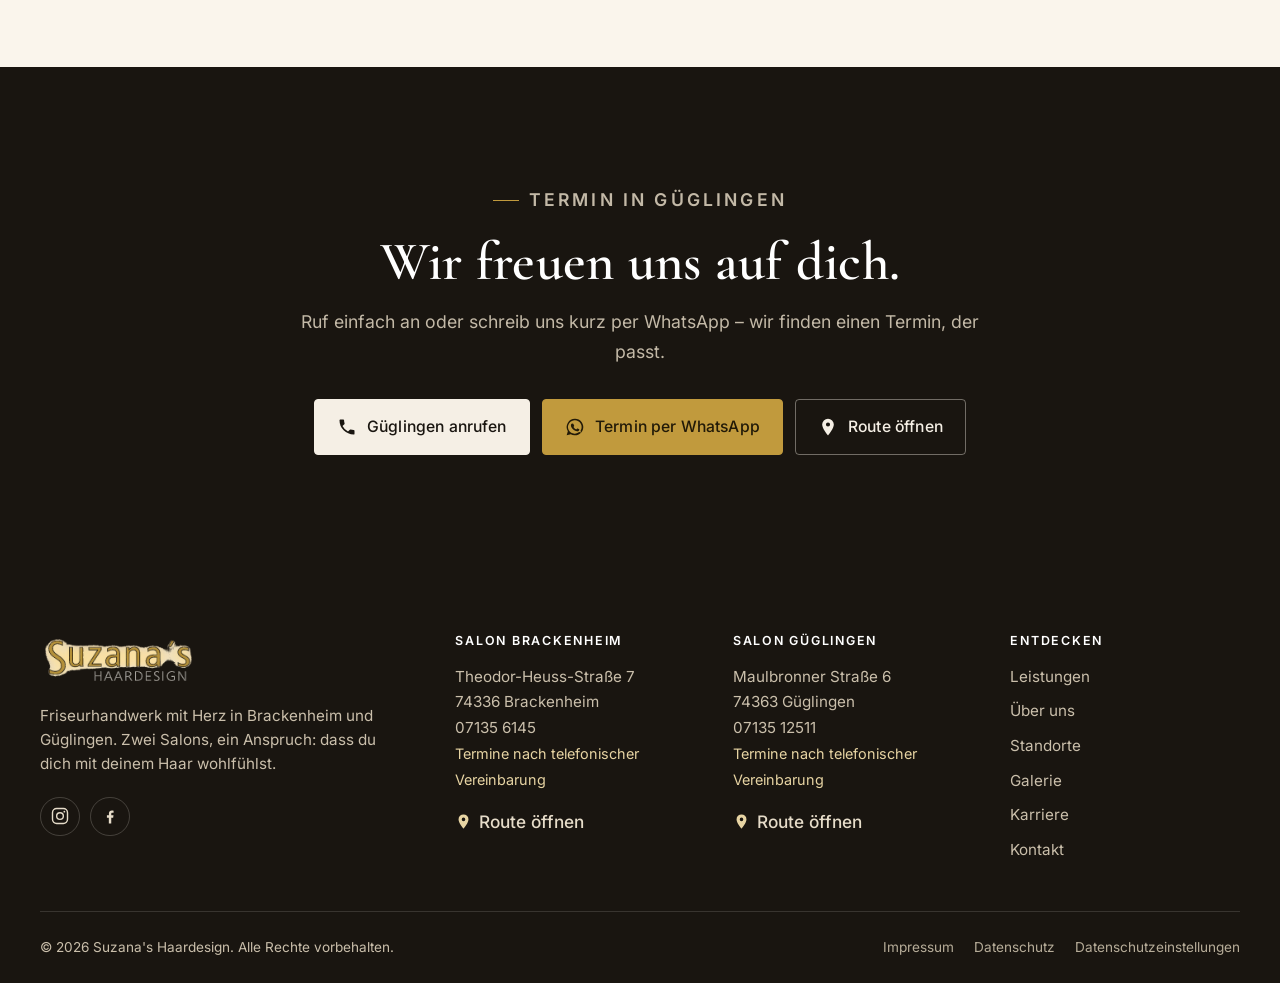
<file: standort-gueglingen.html>
<!doctype html>
<html lang="de">
<head>
<meta charset="utf-8">
<meta name="viewport" content="width=device-width, initial-scale=1">
<title>Friseur Güglingen – Suzana's Haardesign, Maulbronner Straße 6</title>
<meta name="description" content="Suzana's Haardesign in Güglingen: Friseur für Damen, Herren & Kinder – Schnitt, Farbe, Strähnen, Braut- & Hochsteckfrisuren. Maulbronner Straße 6, 74363 Güglingen. Termin: 07135 12511.">
<link rel="canonical" href="https://www.suzanas-haardesign.de/standort-gueglingen.html">
<meta name="theme-color" content="#171310">
<meta name="robots" content="index, follow">
<meta property="og:type" content="website">
<meta property="og:site_name" content="Suzana's Haardesign">
<meta property="og:locale" content="de_DE">
<meta property="og:title" content="Friseur Güglingen – Suzana's Haardesign, Maulbronner Straße 6">
<meta property="og:description" content="Suzana's Haardesign in Güglingen: Friseur für Damen, Herren & Kinder – Schnitt, Farbe, Strähnen, Braut- & Hochsteckfrisuren. Maulbronner Straße 6, 74363 Güglingen. Termin: 07135 12511.">
<meta property="og:url" content="https://www.suzanas-haardesign.de/standort-gueglingen.html">
<meta property="og:image" content="https://www.suzanas-haardesign.de/assets/img/atmosphaere-waschbecken-1200.webp">
<meta name="twitter:card" content="summary_large_image">
<link rel="icon" href="assets/logo/favicon.svg" type="image/svg+xml">
<link rel="apple-touch-icon" href="assets/logo/apple-touch-icon.png">
<link rel="preload" as="font" type="font/woff2" href="assets/fonts/cormorant-garamond-600.woff2" crossorigin>
<link rel="preload" as="font" type="font/woff2" href="assets/fonts/inter-400.woff2" crossorigin>
<link rel="stylesheet" href="css/styles.css">
<script type="application/ld+json">{"@context":"https://schema.org","@type":"HairSalon","name":"Suzana's Haardesign – Güglingen","image":"https://www.suzanas-haardesign.de/assets/img/atmosphaere-waschbecken-1200.webp","url":"https://www.suzanas-haardesign.de/standort-gueglingen.html","telephone":"+49713512511","address":{"@type":"PostalAddress","streetAddress":"Maulbronner Straße 6","postalCode":"74363","addressLocality":"Güglingen","addressCountry":"DE"},"parentOrganization":{"@type":"Organization","name":"Suzanas Haardesign GmbH","founder":{"@type":"Person","name":"Suzana Hoti"}},"sameAs":["https://www.instagram.com/suzanas_haardesign/","https://www.facebook.com/p/Suzanas-Haardesign-100054323869623/?locale=de_DE"]}</script>
</head>
<body>
<a class="skip-link" href="#main">Zum Inhalt springen</a>
<header class="site-header" data-header>
  <div class="wrap site-header__inner">
    <a class="brand" href="index.html" aria-label="Suzana's Haardesign – zur Startseite">
      <img src="assets/logo/logo.webp" width="176" height="58" alt="Suzana's Haardesign" class="brand__logo">
    </a>
    <nav class="site-nav" aria-label="Hauptnavigation">
      <ul><li><a href="index.html">Start</a></li><li><a href="leistungen.html">Leistungen</a></li><li><a href="ueber-uns.html">Über uns</a></li><li><a href="standorte.html" aria-current="page">Standorte</a></li><li><a href="galerie.html">Galerie</a></li><li><a href="karriere.html">Karriere</a></li><li><a href="kontakt.html">Kontakt</a></li></ul>
    </nav>
    <div class="site-header__actions">
      <a class="header-phone" href="tel:+4971356145">
        <span class="header-phone__icon" aria-hidden="true"><svg viewBox="0 0 24 24" aria-hidden="true" focusable="false"><path d="M6.6 10.8a15.5 15.5 0 0 0 6.6 6.6l2.2-2.2a1 1 0 0 1 1-.24 11.4 11.4 0 0 0 3.6.58 1 1 0 0 1 1 1V20a1 1 0 0 1-1 1A17 17 0 0 1 3 4a1 1 0 0 1 1-1h3.5a1 1 0 0 1 1 1 11.4 11.4 0 0 0 .58 3.6 1 1 0 0 1-.24 1z" fill="currentColor"/></svg></span>
        <span class="header-phone__text"><span class="header-phone__label">Brackenheim</span>07135 6145</span>
      </a>
      <a class="btn btn--primary btn--sm" href="https://wa.me/491533901963?text=Hallo%20Suzana's%20Haardesign%2C%20ich%20w%C3%BCrde%20gerne%20einen%20Termin%20vereinbaren." target="_blank" rel="noopener"><span class="btn__icon"><svg viewBox="0 0 24 24" aria-hidden="true" focusable="false"><path d="M12 2a10 10 0 0 0-8.6 15.1L2 22l5-1.3A10 10 0 1 0 12 2zm0 2a8 8 0 0 1 6.9 12l-.3.5.6 2.1-2.2-.6-.5.3A8 8 0 1 1 12 4zm-3.3 3.9c-.2 0-.5.1-.7.3-.3.3-.9.9-.9 2.1s.9 2.4 1 2.6c.1.2 1.7 2.7 4.2 3.7 2.1.8 2.5.7 3 .6.5 0 1.5-.6 1.7-1.2.2-.6.2-1.1.1-1.2-.1-.1-.3-.2-.6-.3l-1.5-.7c-.2-.1-.4-.1-.5.1l-.6.8c-.1.2-.3.2-.5.1-.7-.3-1.4-.6-2.1-1.4-.5-.6-.9-1.2-1-1.4-.1-.2 0-.3.1-.4l.4-.4c.1-.2.2-.3.2-.5s0-.3-.1-.4l-.7-1.7c-.2-.4-.4-.4-.6-.4z" fill="currentColor"/></svg></span><span>WhatsApp-Termin</span></a>
      <button class="nav-toggle" type="button" aria-expanded="false" aria-controls="mobile-nav" aria-label="Menü öffnen" data-nav-toggle>
        <span class="nav-toggle__open" aria-hidden="true"><svg viewBox="0 0 24 24" aria-hidden="true" focusable="false"><path d="M4 7h16M4 12h16M4 17h16" fill="none" stroke="currentColor" stroke-width="1.8" stroke-linecap="round"/></svg></span>
        <span class="nav-toggle__close" aria-hidden="true"><svg viewBox="0 0 24 24" aria-hidden="true" focusable="false"><path d="M6 6l12 12M18 6 6 18" fill="none" stroke="currentColor" stroke-width="1.8" stroke-linecap="round"/></svg></span>
      </button>
    </div>
  </div>
</header>
<div class="mobile-nav" id="mobile-nav" data-mobile-nav hidden>
  <nav class="mobile-nav__inner wrap" aria-label="Mobile Navigation">
    <ul><li><a href="index.html">Start</a></li><li><a href="leistungen.html">Leistungen</a></li><li><a href="ueber-uns.html">Über uns</a></li><li><a href="standorte.html" aria-current="page">Standorte</a></li><li><a href="galerie.html">Galerie</a></li><li><a href="karriere.html">Karriere</a></li><li><a href="kontakt.html">Kontakt</a></li></ul>
    <div class="mobile-nav__cta">
      <a class="btn btn--primary" href="https://wa.me/491533901963?text=Hallo%20Suzana's%20Haardesign%2C%20ich%20w%C3%BCrde%20gerne%20einen%20Termin%20vereinbaren." target="_blank" rel="noopener"><span class="btn__icon"><svg viewBox="0 0 24 24" aria-hidden="true" focusable="false"><path d="M12 2a10 10 0 0 0-8.6 15.1L2 22l5-1.3A10 10 0 1 0 12 2zm0 2a8 8 0 0 1 6.9 12l-.3.5.6 2.1-2.2-.6-.5.3A8 8 0 1 1 12 4zm-3.3 3.9c-.2 0-.5.1-.7.3-.3.3-.9.9-.9 2.1s.9 2.4 1 2.6c.1.2 1.7 2.7 4.2 3.7 2.1.8 2.5.7 3 .6.5 0 1.5-.6 1.7-1.2.2-.6.2-1.1.1-1.2-.1-.1-.3-.2-.6-.3l-1.5-.7c-.2-.1-.4-.1-.5.1l-.6.8c-.1.2-.3.2-.5.1-.7-.3-1.4-.6-2.1-1.4-.5-.6-.9-1.2-1-1.4-.1-.2 0-.3.1-.4l.4-.4c.1-.2.2-.3.2-.5s0-.3-.1-.4l-.7-1.7c-.2-.4-.4-.4-.6-.4z" fill="currentColor"/></svg></span><span>Termin per WhatsApp</span><span class="btn__arrow"><svg viewBox="0 0 24 24" aria-hidden="true" focusable="false"><path d="M5 12h13M13 6l6 6-6 6" fill="none" stroke="currentColor" stroke-width="1.8" stroke-linecap="round" stroke-linejoin="round"/></svg></span></a>
      <div class="mobile-nav__phones">
        <a href="tel:+4971356145"><span aria-hidden="true"><svg viewBox="0 0 24 24" aria-hidden="true" focusable="false"><path d="M6.6 10.8a15.5 15.5 0 0 0 6.6 6.6l2.2-2.2a1 1 0 0 1 1-.24 11.4 11.4 0 0 0 3.6.58 1 1 0 0 1 1 1V20a1 1 0 0 1-1 1A17 17 0 0 1 3 4a1 1 0 0 1 1-1h3.5a1 1 0 0 1 1 1 11.4 11.4 0 0 0 .58 3.6 1 1 0 0 1-.24 1z" fill="currentColor"/></svg></span> Brackenheim: 07135 6145</a><a href="tel:+49713512511"><span aria-hidden="true"><svg viewBox="0 0 24 24" aria-hidden="true" focusable="false"><path d="M6.6 10.8a15.5 15.5 0 0 0 6.6 6.6l2.2-2.2a1 1 0 0 1 1-.24 11.4 11.4 0 0 0 3.6.58 1 1 0 0 1 1 1V20a1 1 0 0 1-1 1A17 17 0 0 1 3 4a1 1 0 0 1 1-1h3.5a1 1 0 0 1 1 1 11.4 11.4 0 0 0 .58 3.6 1 1 0 0 1-.24 1z" fill="currentColor"/></svg></span> Güglingen: 07135 12511</a>
      </div>
      <div class="mobile-nav__social">
        <a href="https://www.instagram.com/suzanas_haardesign/" target="_blank" rel="noopener" aria-label="Instagram (öffnet extern)"><svg viewBox="0 0 24 24" aria-hidden="true" focusable="false"><rect x="3" y="3" width="18" height="18" rx="5" fill="none" stroke="currentColor" stroke-width="1.7"/><circle cx="12" cy="12" r="4" fill="none" stroke="currentColor" stroke-width="1.7"/><circle cx="17.2" cy="6.8" r="1.1" fill="currentColor"/></svg></a>
        <a href="https://www.facebook.com/p/Suzanas-Haardesign-100054323869623/?locale=de_DE" target="_blank" rel="noopener" aria-label="Facebook (öffnet extern)"><svg viewBox="0 0 24 24" aria-hidden="true" focusable="false"><path d="M13.5 21v-7h2.3l.4-2.8h-2.7V9.4c0-.8.2-1.4 1.4-1.4h1.4V5.6c-.7-.1-1.4-.1-2.1-.1-2.1 0-3.5 1.3-3.5 3.6v2H8.3V14h2.3v7z" fill="currentColor"/></svg></a>
      </div>
    </div>
  </nav>
</div>
<main id="main">

<section class="page-hero page-hero--media">
      <div class="page-hero__media"><img src="assets/img/atmosphaere-waschbecken-760.webp" srcset="assets/img/atmosphaere-waschbecken-460.webp 460w, assets/img/atmosphaere-waschbecken-760.webp 760w, assets/img/atmosphaere-waschbecken-1200.webp 1200w" sizes="100vw" alt="Moderner Salonbereich mit Waschplätzen und warmer Beleuchtung" decoding="async" fetchpriority="high" class=""></div>
      <div class="wrap">
        <p class="eyebrow eyebrow--light"><span class="eyebrow__mark" aria-hidden="true"></span>Salon Güglingen</p>
        <h1>Dein Friseur in Güglingen.</h1>
        <p class="page-hero__sub">Unser zweiter Salon – seit 2009 mitten in Güglingen.</p>
      </div>
    </section>
<nav class="breadcrumb wrap" aria-label="Brotkrumen"><ol><li><a href="index.html">Start</a></li><li class="crumb-sep" aria-hidden="true">/</li><li><a href="standorte.html">Standorte</a></li><li class="crumb-sep" aria-hidden="true">/</li><li aria-current="page">Güglingen</li></ol></nav>
<script type="application/ld+json">{"@context":"https://schema.org","@type":"BreadcrumbList","itemListElement":[{"@type":"ListItem","position":1,"name":"Start","item":"https://www.suzanas-haardesign.de/index.html"},{"@type":"ListItem","position":2,"name":"Standorte","item":"https://www.suzanas-haardesign.de/standorte.html"},{"@type":"ListItem","position":3,"name":"Güglingen","item":"https://www.suzanas-haardesign.de/"}]}</script>

<section class="section">
  <div class="wrap contact-grid">
    <div class="reveal">
      <p class="eyebrow"><span class="eyebrow__mark" aria-hidden="true"></span>Willkommen</p>
      <h2 class="h-lg">Salon Güglingen</h2>
      <p class="lead" style="margin-top:.75rem">Mitten in Güglingen begrüßt dich unser zweiter Salon. Gleiches Handwerk, gleiche Sorgfalt – ein eingespieltes Team, das sich Zeit für dein Haar nimmt.</p>
      <div class="btn-group" style="margin-top:1.75rem">
        <a class="btn btn--primary" href="tel:+49713512511"><span class="btn__icon"><svg viewBox="0 0 24 24" aria-hidden="true" focusable="false"><path d="M6.6 10.8a15.5 15.5 0 0 0 6.6 6.6l2.2-2.2a1 1 0 0 1 1-.24 11.4 11.4 0 0 0 3.6.58 1 1 0 0 1 1 1V20a1 1 0 0 1-1 1A17 17 0 0 1 3 4a1 1 0 0 1 1-1h3.5a1 1 0 0 1 1 1 11.4 11.4 0 0 0 .58 3.6 1 1 0 0 1-.24 1z" fill="currentColor"/></svg></span><span>Güglingen anrufen</span></a>
        <a class="btn btn--ghost" href="https://wa.me/491533901963?text=Hallo%20Suzana's%20Haardesign%2C%20ich%20w%C3%BCrde%20gerne%20einen%20Termin%20vereinbaren." target="_blank" rel="noopener"><span class="btn__icon"><svg viewBox="0 0 24 24" aria-hidden="true" focusable="false"><path d="M12 2a10 10 0 0 0-8.6 15.1L2 22l5-1.3A10 10 0 1 0 12 2zm0 2a8 8 0 0 1 6.9 12l-.3.5.6 2.1-2.2-.6-.5.3A8 8 0 1 1 12 4zm-3.3 3.9c-.2 0-.5.1-.7.3-.3.3-.9.9-.9 2.1s.9 2.4 1 2.6c.1.2 1.7 2.7 4.2 3.7 2.1.8 2.5.7 3 .6.5 0 1.5-.6 1.7-1.2.2-.6.2-1.1.1-1.2-.1-.1-.3-.2-.6-.3l-1.5-.7c-.2-.1-.4-.1-.5.1l-.6.8c-.1.2-.3.2-.5.1-.7-.3-1.4-.6-2.1-1.4-.5-.6-.9-1.2-1-1.4-.1-.2 0-.3.1-.4l.4-.4c.1-.2.2-.3.2-.5s0-.3-.1-.4l-.7-1.7c-.2-.4-.4-.4-.6-.4z" fill="currentColor"/></svg></span><span>Termin per WhatsApp</span></a>
      </div>
    </div>
    <div class="reveal" data-delay="1">
      <div class="info-list">
    <div class="info-list__row">
      <span class="info-list__icon" aria-hidden="true"><svg viewBox="0 0 24 24" aria-hidden="true" focusable="false"><path d="M12 2a7 7 0 0 0-7 7c0 4.6 6.2 12.2 6.5 12.5a.7.7 0 0 0 1 0C12.8 21.2 19 13.6 19 9a7 7 0 0 0-7-7zm0 9.5A2.5 2.5 0 1 1 12 6.5a2.5 2.5 0 0 1 0 5z" fill="currentColor"/></svg></span>
      <div><p class="info-list__label">Adresse</p><p class="info-list__value">Maulbronner Straße 6, 74363 Güglingen</p></div>
    </div>
    <div class="info-list__row">
      <span class="info-list__icon" aria-hidden="true"><svg viewBox="0 0 24 24" aria-hidden="true" focusable="false"><path d="M6.6 10.8a15.5 15.5 0 0 0 6.6 6.6l2.2-2.2a1 1 0 0 1 1-.24 11.4 11.4 0 0 0 3.6.58 1 1 0 0 1 1 1V20a1 1 0 0 1-1 1A17 17 0 0 1 3 4a1 1 0 0 1 1-1h3.5a1 1 0 0 1 1 1 11.4 11.4 0 0 0 .58 3.6 1 1 0 0 1-.24 1z" fill="currentColor"/></svg></span>
      <div><p class="info-list__label">Telefon Güglingen</p><p class="info-list__value"><a href="tel:+49713512511">07135 12511</a></p></div>
    </div>
    <div class="info-list__row">
      <span class="info-list__icon" aria-hidden="true"><svg viewBox="0 0 24 24" aria-hidden="true" focusable="false"><circle cx="12" cy="12" r="9" fill="none" stroke="currentColor" stroke-width="1.6"/><path d="M12 7v5l3 2" fill="none" stroke="currentColor" stroke-width="1.6" stroke-linecap="round"/></svg></span>
      <div><p class="info-list__label">Termine</p><p class="info-list__value">Termine nach telefonischer Vereinbarung</p></div>
    </div>
    <div class="info-list__row">
      <span class="info-list__icon" aria-hidden="true"><svg viewBox="0 0 24 24" aria-hidden="true" focusable="false"><path d="m12 3 2.6 5.3 5.9.8-4.3 4.1 1 5.8L12 16.9 6.8 19l1-5.8-4.3-4.1 5.9-.8z" fill="currentColor"/></svg></span>
      <div><p class="info-list__label">Bewertung (Google)</p><p class="info-list__value">4,7 / 5 · 23 Bewertungen</p></div>
    </div>
  </div>
    </div>
  </div>
</section>

<section class="section section--paper2">
  <div class="wrap contact-grid">
    <div class="reveal">
      <p class="eyebrow"><span class="eyebrow__mark" aria-hidden="true"></span>Anfahrt</p>
      <h2 class="h-lg">So findest du uns.</h2>
      <p class="muted" style="margin-top:.75rem">Du erreichst uns in der Maulbronner Straße 6 in 74363 Güglingen. Aus Datenschutzgründen laden wir die interaktive Karte erst, wenn du sie brauchst – oder du öffnest direkt die Route.</p>
      <div class="loc-meta" style="margin-top:1.5rem">
        <a href="tel:+49713512511"><svg viewBox="0 0 24 24" aria-hidden="true" focusable="false"><path d="M6.6 10.8a15.5 15.5 0 0 0 6.6 6.6l2.2-2.2a1 1 0 0 1 1-.24 11.4 11.4 0 0 0 3.6.58 1 1 0 0 1 1 1V20a1 1 0 0 1-1 1A17 17 0 0 1 3 4a1 1 0 0 1 1-1h3.5a1 1 0 0 1 1 1 11.4 11.4 0 0 0 .58 3.6 1 1 0 0 1-.24 1z" fill="currentColor"/></svg> 07135 12511</a>
        <span><svg viewBox="0 0 24 24" aria-hidden="true" focusable="false"><circle cx="12" cy="12" r="9" fill="none" stroke="currentColor" stroke-width="1.6"/><path d="M12 7v5l3 2" fill="none" stroke="currentColor" stroke-width="1.6" stroke-linecap="round"/></svg> Termine nach telefonischer Vereinbarung</span>
      </div>
    </div>
    <div class="reveal" data-delay="1"><div class="mapcard">
    <div class="mapcard__inner">
      <span class="mapcard__pin" aria-hidden="true"><svg viewBox="0 0 24 24" aria-hidden="true" focusable="false"><path d="M12 2a7 7 0 0 0-7 7c0 4.6 6.2 12.2 6.5 12.5a.7.7 0 0 0 1 0C12.8 21.2 19 13.6 19 9a7 7 0 0 0-7-7zm0 9.5A2.5 2.5 0 1 1 12 6.5a2.5 2.5 0 0 1 0 5z" fill="currentColor"/></svg></span>
      <p class="pill-note">Datenschutzfreundlich – Karte lädt erst per Klick</p>
      <address>Suzana's Haardesign Güglingen<br>Maulbronner Straße 6, 74363 Güglingen</address>
      <p class="mapcard__hint">Beim Öffnen wechselst du zu Google Maps (externer Dienst).</p>
      <div><a class="btn btn--primary" href="https://www.google.com/maps/dir/?api=1&destination=Maulbronner%20Stra%C3%9Fe%206%2C%2074363%20G%C3%BCglingen" target="_blank" rel="noopener"><span class="btn__icon"><svg viewBox="0 0 24 24" aria-hidden="true" focusable="false"><path d="M12 2a7 7 0 0 0-7 7c0 4.6 6.2 12.2 6.5 12.5a.7.7 0 0 0 1 0C12.8 21.2 19 13.6 19 9a7 7 0 0 0-7-7zm0 9.5A2.5 2.5 0 1 1 12 6.5a2.5 2.5 0 0 1 0 5z" fill="currentColor"/></svg></span><span>Route in Google Maps öffnen</span><span class="btn__arrow"><svg viewBox="0 0 24 24" aria-hidden="true" focusable="false"><path d="M5 12h13M13 6l6 6-6 6" fill="none" stroke="currentColor" stroke-width="1.8" stroke-linecap="round" stroke-linejoin="round"/></svg></span></a></div>
    </div>
  </div></div>
  </div>
</section>

<section class="section">
  <div class="wrap">
    <div class="section-head reveal">
      <p class="eyebrow"><span class="eyebrow__mark" aria-hidden="true"></span>Vor Ort für dich</p>
      <h2 class="h-xl">Das bieten wir in Güglingen.</h2>
      <p class="lead measure">Für Damen, Herren und Kinder – vom Schnitt über Farbe bis zum Anlasslook. Was genau du dir wünschst, besprechen wir am besten persönlich.</p>
    </div>
    <div class="career-teaser__list" style="margin-top:1.75rem"><a class="chip" href="leistungen.html#damen" style="border-color:var(--line-2);color:var(--ink-2)">Damen</a><a class="chip" href="leistungen.html#herren" style="border-color:var(--line-2);color:var(--ink-2)">Herren</a><a class="chip" href="leistungen.html#kinder" style="border-color:var(--line-2);color:var(--ink-2)">Kinder</a><a class="chip" href="leistungen.html#farbe" style="border-color:var(--line-2);color:var(--ink-2)">Coloration & Strähnen</a><a class="chip" href="leistungen.html#braut" style="border-color:var(--line-2);color:var(--ink-2)">Braut & Anlass</a><a class="chip" href="leistungen.html#beratung" style="border-color:var(--line-2);color:var(--ink-2)">Beratung & Pflege</a></div>
    <div class="cards cards--3 reveal" style="margin-top:2.5rem">
      <article class="card">
        <div class="card__media"><img src="assets/img/damen-foehnen-760.webp" srcset="assets/img/damen-foehnen-460.webp 460w, assets/img/damen-foehnen-760.webp 760w, assets/img/damen-foehnen-1200.webp 1200w" sizes="(max-width:560px) 90vw, (max-width:960px) 45vw, 380px" alt="Friseurin föhnt langes, blondes Haar im Salon" decoding="async" loading="lazy" class=""></div>
        <div class="card__body">
          <p class="card__eyebrow">Schnitt, Föhnen & Typberatung</p>
          <h3>Damen</h3>
          <p class="card__text">Ein Schnitt, der zu deinem Alltag passt – und den du zu Hause selbst wieder hinbekommst. Wir beraten dich zu Form, Länge und Pflege und nehmen uns Zeit, dein Haar wirklich zu verstehen.</p>
          <div class="card__link"><a href="leistungen.html#damen">Mehr erfahren <svg viewBox="0 0 24 24" aria-hidden="true" focusable="false"><path d="M5 12h13M13 6l6 6-6 6" fill="none" stroke="currentColor" stroke-width="1.8" stroke-linecap="round" stroke-linejoin="round"/></svg></a></div>
        </div>
      </article><article class="card">
        <div class="card__media"><img src="assets/img/balayage-braun-760.webp" srcset="assets/img/balayage-braun-460.webp 460w, assets/img/balayage-braun-760.webp 760w, assets/img/balayage-braun-1200.webp 1200w" sizes="(max-width:560px) 90vw, (max-width:960px) 45vw, 380px" alt="Langes Haar mit weichem, natürlichem Farbverlauf" decoding="async" loading="lazy" class=""></div>
        <div class="card__body">
          <p class="card__eyebrow">Farbe mit Gefühl</p>
          <h3>Coloration & Strähnen</h3>
          <p class="card__text">Ob dezente Auffrischung, warme Strähnen oder weiche Farbverläufe – wir setzen Farbe so ein, dass sie zu dir passt und gesund aussieht. Immer nach persönlicher Beratung.</p>
          <div class="card__link"><a href="leistungen.html#farbe">Mehr erfahren <svg viewBox="0 0 24 24" aria-hidden="true" focusable="false"><path d="M5 12h13M13 6l6 6-6 6" fill="none" stroke="currentColor" stroke-width="1.8" stroke-linecap="round" stroke-linejoin="round"/></svg></a></div>
        </div>
      </article><article class="card">
        <div class="card__media"><img src="assets/img/braut-hochsteckfrisur-760.webp" srcset="assets/img/braut-hochsteckfrisur-460.webp 460w, assets/img/braut-hochsteckfrisur-760.webp 760w, assets/img/braut-hochsteckfrisur-1200.webp 1200w" sizes="(max-width:560px) 90vw, (max-width:960px) 45vw, 380px" alt="Elegante Hochsteckfrisur wird gesteckt" decoding="async" loading="lazy" class=""></div>
        <div class="card__body">
          <p class="card__eyebrow">Für den großen Moment</p>
          <h3>Braut & Anlass</h3>
          <p class="card__text">Hochzeit, Feier oder ein besonderer Abend: Wir stecken Hochsteckfrisuren und stylen deinen Anlasslook mit ruhiger Hand. Auf Wunsch mit vorherigem Probetermin.</p>
          <div class="card__link"><a href="leistungen.html#braut">Mehr erfahren <svg viewBox="0 0 24 24" aria-hidden="true" focusable="false"><path d="M5 12h13M13 6l6 6-6 6" fill="none" stroke="currentColor" stroke-width="1.8" stroke-linecap="round" stroke-linejoin="round"/></svg></a></div>
        </div>
      </article>
    </div>
  </div>
</section>

<section class="section section--paper2">
  <div class="wrap">
    <div class="proof" style="max-width:none">
      <div class="proof-card reveal">
        <div class="proof-card__top">
          <span class="proof-card__score">4,7</span>
          <div><span class="proof-stars" aria-hidden="true"><svg viewBox="0 0 24 24" aria-hidden="true" focusable="false"><path d="m12 3 2.6 5.3 5.9.8-4.3 4.1 1 5.8L12 16.9 6.8 19l1-5.8-4.3-4.1 5.9-.8z" fill="currentColor"/></svg><svg viewBox="0 0 24 24" aria-hidden="true" focusable="false"><path d="m12 3 2.6 5.3 5.9.8-4.3 4.1 1 5.8L12 16.9 6.8 19l1-5.8-4.3-4.1 5.9-.8z" fill="currentColor"/></svg><svg viewBox="0 0 24 24" aria-hidden="true" focusable="false"><path d="m12 3 2.6 5.3 5.9.8-4.3 4.1 1 5.8L12 16.9 6.8 19l1-5.8-4.3-4.1 5.9-.8z" fill="currentColor"/></svg><svg viewBox="0 0 24 24" aria-hidden="true" focusable="false"><path d="m12 3 2.6 5.3 5.9.8-4.3 4.1 1 5.8L12 16.9 6.8 19l1-5.8-4.3-4.1 5.9-.8z" fill="currentColor"/></svg><svg viewBox="0 0 24 24" aria-hidden="true" focusable="false"><path d="m12 3 2.6 5.3 5.9.8-4.3 4.1 1 5.8L12 16.9 6.8 19l1-5.8-4.3-4.1 5.9-.8z" fill="currentColor"/></svg></span><div class="proof-card__meta">von 5 · 23 Bewertungen</div></div>
        </div>
        <p class="proof-card__loc">Salon Güglingen</p>
        <p class="proof-card__meta">Bewertungen von unseren Kundinnen und Kunden auf Google.</p>
        <div class="proof-card__link"><a href="https://www.google.com/maps/search/?api=1&query=Suzana%27s%20Haardesign%20Maulbronner%20Stra%C3%9Fe%206%2074363%20G%C3%BCglingen" target="_blank" rel="noopener">Alle Bewertungen ansehen <svg viewBox="0 0 24 24" aria-hidden="true" focusable="false"><path d="M5 12h13M13 6l6 6-6 6" fill="none" stroke="currentColor" stroke-width="1.8" stroke-linecap="round" stroke-linejoin="round"/></svg></a></div>
      </div>
      <div class="proof-card reveal" data-delay="1" style="justify-content:center">
        <p class="eyebrow"><span class="eyebrow__mark" aria-hidden="true"></span>Auch in der Nähe</p>
        <h3 class="h-md">Lieber nach Brackenheim?</h3>
        <p class="muted">Unser zweiter Salon liegt in der Theodor-Heuss-Straße 7, 74336 Brackenheim.</p>
        <div class="btn-group" style="margin-top:1rem">
          <a class="btn btn--ghost" href="standort-brackenheim.html"><span>Salon Brackenheim</span></a>
          <a class="btn btn--ghost" href="tel:+4971356145"><span class="btn__icon"><svg viewBox="0 0 24 24" aria-hidden="true" focusable="false"><path d="M6.6 10.8a15.5 15.5 0 0 0 6.6 6.6l2.2-2.2a1 1 0 0 1 1-.24 11.4 11.4 0 0 0 3.6.58 1 1 0 0 1 1 1V20a1 1 0 0 1-1 1A17 17 0 0 1 3 4a1 1 0 0 1 1-1h3.5a1 1 0 0 1 1 1 11.4 11.4 0 0 0 .58 3.6 1 1 0 0 1-.24 1z" fill="currentColor"/></svg></span><span>07135 6145</span></a>
        </div>
      </div>
    </div>
  </div>
</section>

<section class="section section--ink">
  <div class="wrap cta-band reveal">
    <p class="eyebrow"><span class="eyebrow__mark" aria-hidden="true"></span>Termin in Güglingen</p>
    <h2>Wir freuen uns auf dich.</h2>
    <p>Ruf einfach an oder schreib uns kurz per WhatsApp – wir finden einen Termin, der passt.</p>
    <div class="btn-group">
      <a class="btn btn--light" href="tel:+49713512511"><span class="btn__icon"><svg viewBox="0 0 24 24" aria-hidden="true" focusable="false"><path d="M6.6 10.8a15.5 15.5 0 0 0 6.6 6.6l2.2-2.2a1 1 0 0 1 1-.24 11.4 11.4 0 0 0 3.6.58 1 1 0 0 1 1 1V20a1 1 0 0 1-1 1A17 17 0 0 1 3 4a1 1 0 0 1 1-1h3.5a1 1 0 0 1 1 1 11.4 11.4 0 0 0 .58 3.6 1 1 0 0 1-.24 1z" fill="currentColor"/></svg></span><span>Güglingen anrufen</span></a>
      <a class="btn btn--gold" href="https://wa.me/491533901963?text=Hallo%20Suzana's%20Haardesign%2C%20ich%20w%C3%BCrde%20gerne%20einen%20Termin%20vereinbaren." target="_blank" rel="noopener"><span class="btn__icon"><svg viewBox="0 0 24 24" aria-hidden="true" focusable="false"><path d="M12 2a10 10 0 0 0-8.6 15.1L2 22l5-1.3A10 10 0 1 0 12 2zm0 2a8 8 0 0 1 6.9 12l-.3.5.6 2.1-2.2-.6-.5.3A8 8 0 1 1 12 4zm-3.3 3.9c-.2 0-.5.1-.7.3-.3.3-.9.9-.9 2.1s.9 2.4 1 2.6c.1.2 1.7 2.7 4.2 3.7 2.1.8 2.5.7 3 .6.5 0 1.5-.6 1.7-1.2.2-.6.2-1.1.1-1.2-.1-.1-.3-.2-.6-.3l-1.5-.7c-.2-.1-.4-.1-.5.1l-.6.8c-.1.2-.3.2-.5.1-.7-.3-1.4-.6-2.1-1.4-.5-.6-.9-1.2-1-1.4-.1-.2 0-.3.1-.4l.4-.4c.1-.2.2-.3.2-.5s0-.3-.1-.4l-.7-1.7c-.2-.4-.4-.4-.6-.4z" fill="currentColor"/></svg></span><span>Termin per WhatsApp</span></a>
      <a class="btn btn--outline-light" href="https://www.google.com/maps/dir/?api=1&destination=Maulbronner%20Stra%C3%9Fe%206%2C%2074363%20G%C3%BCglingen" target="_blank" rel="noopener"><span class="btn__icon"><svg viewBox="0 0 24 24" aria-hidden="true" focusable="false"><path d="M12 2a7 7 0 0 0-7 7c0 4.6 6.2 12.2 6.5 12.5a.7.7 0 0 0 1 0C12.8 21.2 19 13.6 19 9a7 7 0 0 0-7-7zm0 9.5A2.5 2.5 0 1 1 12 6.5a2.5 2.5 0 0 1 0 5z" fill="currentColor"/></svg></span><span>Route öffnen</span></a>
    </div>
  </div>
</section>

</main>
<footer class="site-footer">
  <div class="wrap site-footer__grid">
    <div class="site-footer__brand">
      <img src="assets/logo/logo-light.webp" width="180" height="60" alt="Suzana's Haardesign" class="site-footer__logo">
      <p>Friseurhandwerk mit Herz in Brackenheim und Güglingen. Zwei Salons, ein Anspruch: dass du dich mit deinem Haar wohlfühlst.</p>
      <div class="site-footer__social">
        <a href="https://www.instagram.com/suzanas_haardesign/" target="_blank" rel="noopener" aria-label="Instagram (öffnet extern)"><svg viewBox="0 0 24 24" aria-hidden="true" focusable="false"><rect x="3" y="3" width="18" height="18" rx="5" fill="none" stroke="currentColor" stroke-width="1.7"/><circle cx="12" cy="12" r="4" fill="none" stroke="currentColor" stroke-width="1.7"/><circle cx="17.2" cy="6.8" r="1.1" fill="currentColor"/></svg></a>
        <a href="https://www.facebook.com/p/Suzanas-Haardesign-100054323869623/?locale=de_DE" target="_blank" rel="noopener" aria-label="Facebook (öffnet extern)"><svg viewBox="0 0 24 24" aria-hidden="true" focusable="false"><path d="M13.5 21v-7h2.3l.4-2.8h-2.7V9.4c0-.8.2-1.4 1.4-1.4h1.4V5.6c-.7-.1-1.4-.1-2.1-.1-2.1 0-3.5 1.3-3.5 3.6v2H8.3V14h2.3v7z" fill="currentColor"/></svg></a>
      </div>
    </div>
    <div class="site-footer__col">
      <h2>Salon Brackenheim</h2>
      <address>
        Theodor-Heuss-Straße 7<br>74336 Brackenheim<br>
        <a href="tel:+4971356145">07135 6145</a><br>
        <span class="site-footer__hours">Termine nach telefonischer Vereinbarung</span>
      </address>
      <a class="site-footer__route" href="https://www.google.com/maps/dir/?api=1&destination=Theodor-Heuss-Stra%C3%9Fe%207%2C%2074336%20Brackenheim" target="_blank" rel="noopener"><svg viewBox="0 0 24 24" aria-hidden="true" focusable="false"><path d="M12 2a7 7 0 0 0-7 7c0 4.6 6.2 12.2 6.5 12.5a.7.7 0 0 0 1 0C12.8 21.2 19 13.6 19 9a7 7 0 0 0-7-7zm0 9.5A2.5 2.5 0 1 1 12 6.5a2.5 2.5 0 0 1 0 5z" fill="currentColor"/></svg><span>Route öffnen</span></a>
    </div><div class="site-footer__col">
      <h2>Salon Güglingen</h2>
      <address>
        Maulbronner Straße 6<br>74363 Güglingen<br>
        <a href="tel:+49713512511">07135 12511</a><br>
        <span class="site-footer__hours">Termine nach telefonischer Vereinbarung</span>
      </address>
      <a class="site-footer__route" href="https://www.google.com/maps/dir/?api=1&destination=Maulbronner%20Stra%C3%9Fe%206%2C%2074363%20G%C3%BCglingen" target="_blank" rel="noopener"><svg viewBox="0 0 24 24" aria-hidden="true" focusable="false"><path d="M12 2a7 7 0 0 0-7 7c0 4.6 6.2 12.2 6.5 12.5a.7.7 0 0 0 1 0C12.8 21.2 19 13.6 19 9a7 7 0 0 0-7-7zm0 9.5A2.5 2.5 0 1 1 12 6.5a2.5 2.5 0 0 1 0 5z" fill="currentColor"/></svg><span>Route öffnen</span></a>
    </div>
    <nav class="site-footer__col" aria-label="Footer-Navigation">
      <h2>Entdecken</h2>
      <ul class="site-footer__nav">
        <li><a href="leistungen.html">Leistungen</a></li>
        <li><a href="ueber-uns.html">Über uns</a></li>
        <li><a href="standorte.html">Standorte</a></li>
        <li><a href="galerie.html">Galerie</a></li>
        <li><a href="karriere.html">Karriere</a></li>
        <li><a href="kontakt.html">Kontakt</a></li>
      </ul>
    </nav>
  </div>
  <div class="wrap site-footer__bottom">
    <p>© <span data-year>2026</span> Suzana's Haardesign. Alle Rechte vorbehalten.</p>
    <ul class="site-footer__legal">
      <li><a href="impressum.html">Impressum</a></li>
      <li><a href="datenschutz.html">Datenschutz</a></li>
      <li><button type="button" class="linklike" data-open-consent>Datenschutz&shy;einstellungen</button></li>
    </ul>
  </div>
</footer>
<a class="wa-float" href="https://wa.me/491533901963?text=Hallo%20Suzana's%20Haardesign%2C%20ich%20habe%20eine%20Frage." target="_blank" rel="noopener" aria-label="Kontakt per WhatsApp aufnehmen (öffnet WhatsApp)">
    <span class="wa-float__icon" aria-hidden="true"><svg viewBox="0 0 24 24" aria-hidden="true" focusable="false"><path d="M12 2a10 10 0 0 0-8.6 15.1L2 22l5-1.3A10 10 0 1 0 12 2zm0 2a8 8 0 0 1 6.9 12l-.3.5.6 2.1-2.2-.6-.5.3A8 8 0 1 1 12 4zm-3.3 3.9c-.2 0-.5.1-.7.3-.3.3-.9.9-.9 2.1s.9 2.4 1 2.6c.1.2 1.7 2.7 4.2 3.7 2.1.8 2.5.7 3 .6.5 0 1.5-.6 1.7-1.2.2-.6.2-1.1.1-1.2-.1-.1-.3-.2-.6-.3l-1.5-.7c-.2-.1-.4-.1-.5.1l-.6.8c-.1.2-.3.2-.5.1-.7-.3-1.4-.6-2.1-1.4-.5-.6-.9-1.2-1-1.4-.1-.2 0-.3.1-.4l.4-.4c.1-.2.2-.3.2-.5s0-.3-.1-.4l-.7-1.7c-.2-.4-.4-.4-.6-.4z" fill="currentColor"/></svg></span>
    <span class="wa-float__label">WhatsApp</span>
  </a>
<div class="consent" data-consent hidden role="dialog" aria-modal="false" aria-labelledby="consent-title" aria-describedby="consent-desc">
  <div class="consent__box" tabindex="-1">
    <h2 class="consent__title" id="consent-title">Datenschutz &amp; externe Inhalte</h2>
    <p class="consent__desc" id="consent-desc">Diese Website funktioniert ohne Tracking und ohne Marketing-Cookies. Nur wenn du externe Inhalte wie eine eingebettete Google-Karte oder Social-Media-Beiträge lädst, werden Daten an den jeweiligen Anbieter übertragen. Was möchtest du zulassen?</p>
    <div class="consent__row">
      <label class="consent__opt"><input type="checkbox" checked disabled> <span><strong>Notwendig</strong> – für den Betrieb der Seite (immer aktiv)</span></label>
      <label class="consent__opt"><input type="checkbox" data-consent-external> <span><strong>Externe Medien</strong> – Google Maps &amp; Social-Media-Einbettungen</span></label>
    </div>
    <div class="consent__actions">
      <button type="button" class="btn btn--primary" data-consent-accept-all>Alle akzeptieren</button>
      <button type="button" class="btn btn--ghost" data-consent-save>Auswahl speichern</button>
      <button type="button" class="btn btn--ghost" data-consent-reject>Nur notwendige</button>
    </div>
  </div>
</div>
<script src="js/main.js" defer></script>
</body>
</html>
</file>
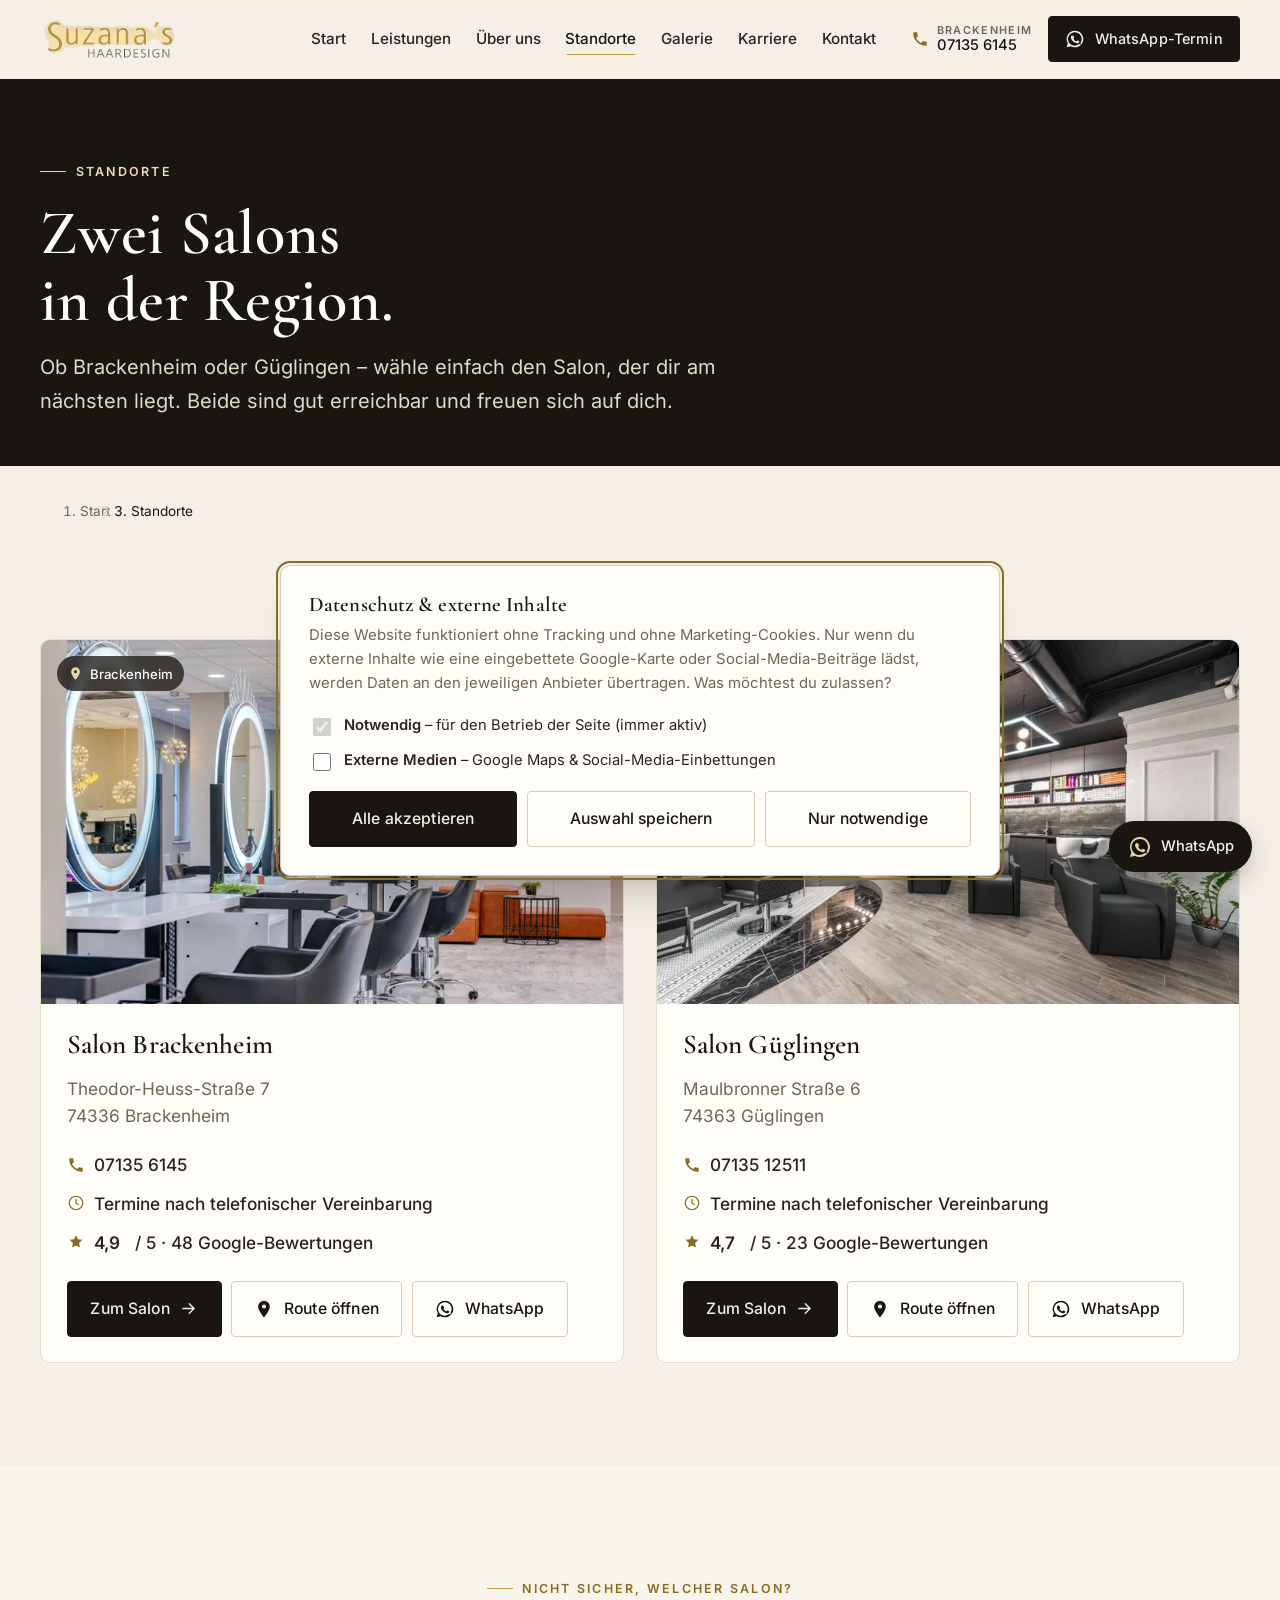
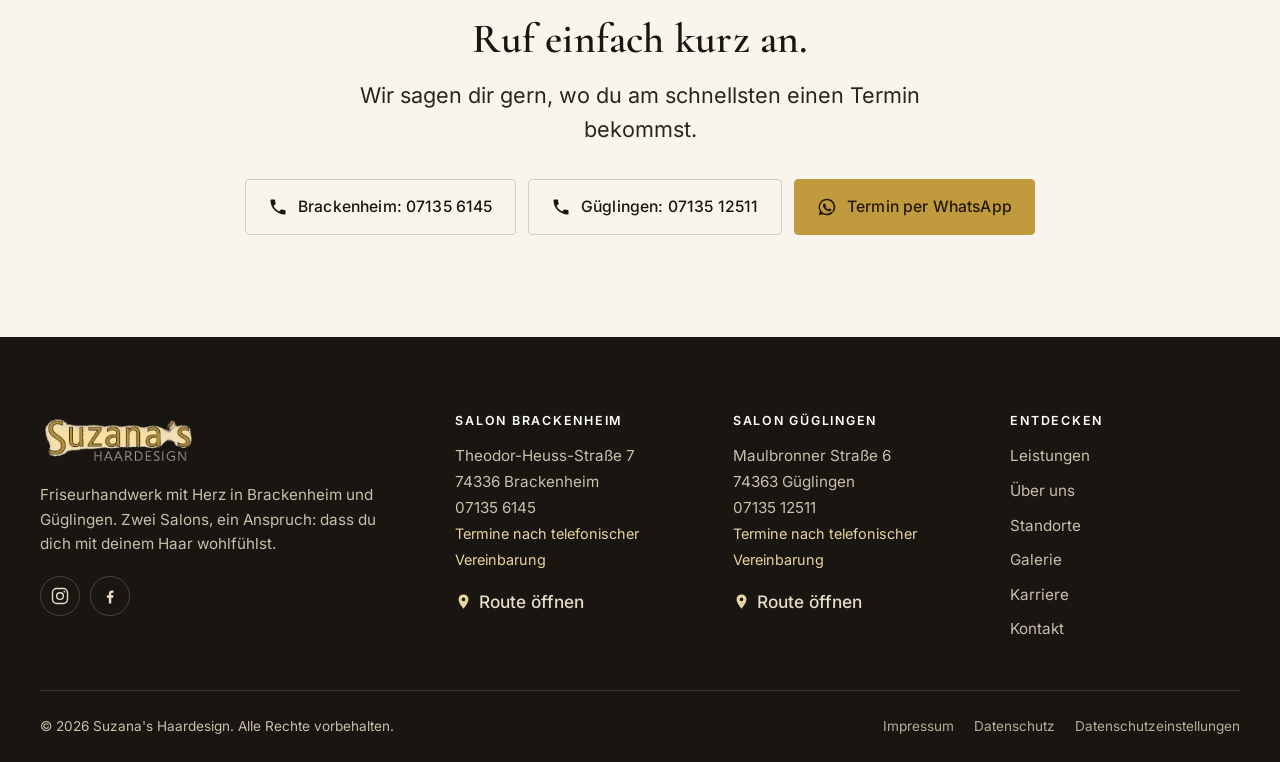
<file: standorte.html>
<!doctype html>
<html lang="de">
<head>
<meta charset="utf-8">
<meta name="viewport" content="width=device-width, initial-scale=1">
<title>Standorte – Suzana's Haardesign Brackenheim & Güglingen</title>
<meta name="description" content="Unsere zwei Friseursalons: Suzana's Haardesign in Brackenheim (Theodor-Heuss-Straße 7) und Güglingen (Maulbronner Straße 6). Adressen, Telefonnummern und Route.">
<link rel="canonical" href="https://www.suzanas-haardesign.de/standorte.html">
<meta name="theme-color" content="#171310">
<meta name="robots" content="index, follow">
<meta property="og:type" content="website">
<meta property="og:site_name" content="Suzana's Haardesign">
<meta property="og:locale" content="de_DE">
<meta property="og:title" content="Standorte – Suzana's Haardesign Brackenheim & Güglingen">
<meta property="og:description" content="Unsere zwei Friseursalons: Suzana's Haardesign in Brackenheim (Theodor-Heuss-Straße 7) und Güglingen (Maulbronner Straße 6). Adressen, Telefonnummern und Route.">
<meta property="og:url" content="https://www.suzanas-haardesign.de/standorte.html">
<meta property="og:image" content="https://www.suzanas-haardesign.de/assets/img/hero-salon-1200.webp">
<meta name="twitter:card" content="summary_large_image">
<link rel="icon" href="assets/logo/favicon.svg" type="image/svg+xml">
<link rel="apple-touch-icon" href="assets/logo/apple-touch-icon.png">
<link rel="preload" as="font" type="font/woff2" href="assets/fonts/cormorant-garamond-600.woff2" crossorigin>
<link rel="preload" as="font" type="font/woff2" href="assets/fonts/inter-400.woff2" crossorigin>
<link rel="stylesheet" href="css/styles.css">
<script type="application/ld+json">{"@context":"https://schema.org","@type":"HairSalon","name":"Suzana's Haardesign – Brackenheim","url":"https://www.suzanas-haardesign.de/standort-brackenheim.html","telephone":"+4971356145","address":{"@type":"PostalAddress","streetAddress":"Theodor-Heuss-Straße 7","postalCode":"74336","addressLocality":"Brackenheim","addressCountry":"DE"}}</script>
<script type="application/ld+json">{"@context":"https://schema.org","@type":"HairSalon","name":"Suzana's Haardesign – Güglingen","url":"https://www.suzanas-haardesign.de/standort-gueglingen.html","telephone":"+49713512511","address":{"@type":"PostalAddress","streetAddress":"Maulbronner Straße 6","postalCode":"74363","addressLocality":"Güglingen","addressCountry":"DE"}}</script>
</head>
<body>
<a class="skip-link" href="#main">Zum Inhalt springen</a>
<header class="site-header" data-header>
  <div class="wrap site-header__inner">
    <a class="brand" href="index.html" aria-label="Suzana's Haardesign – zur Startseite">
      <img src="assets/logo/logo.webp" width="176" height="58" alt="Suzana's Haardesign" class="brand__logo">
    </a>
    <nav class="site-nav" aria-label="Hauptnavigation">
      <ul><li><a href="index.html">Start</a></li><li><a href="leistungen.html">Leistungen</a></li><li><a href="ueber-uns.html">Über uns</a></li><li><a href="standorte.html" aria-current="page">Standorte</a></li><li><a href="galerie.html">Galerie</a></li><li><a href="karriere.html">Karriere</a></li><li><a href="kontakt.html">Kontakt</a></li></ul>
    </nav>
    <div class="site-header__actions">
      <a class="header-phone" href="tel:+4971356145">
        <span class="header-phone__icon" aria-hidden="true"><svg viewBox="0 0 24 24" aria-hidden="true" focusable="false"><path d="M6.6 10.8a15.5 15.5 0 0 0 6.6 6.6l2.2-2.2a1 1 0 0 1 1-.24 11.4 11.4 0 0 0 3.6.58 1 1 0 0 1 1 1V20a1 1 0 0 1-1 1A17 17 0 0 1 3 4a1 1 0 0 1 1-1h3.5a1 1 0 0 1 1 1 11.4 11.4 0 0 0 .58 3.6 1 1 0 0 1-.24 1z" fill="currentColor"/></svg></span>
        <span class="header-phone__text"><span class="header-phone__label">Brackenheim</span>07135 6145</span>
      </a>
      <a class="btn btn--primary btn--sm" href="https://wa.me/491533901963?text=Hallo%20Suzana's%20Haardesign%2C%20ich%20w%C3%BCrde%20gerne%20einen%20Termin%20vereinbaren." target="_blank" rel="noopener"><span class="btn__icon"><svg viewBox="0 0 24 24" aria-hidden="true" focusable="false"><path d="M12 2a10 10 0 0 0-8.6 15.1L2 22l5-1.3A10 10 0 1 0 12 2zm0 2a8 8 0 0 1 6.9 12l-.3.5.6 2.1-2.2-.6-.5.3A8 8 0 1 1 12 4zm-3.3 3.9c-.2 0-.5.1-.7.3-.3.3-.9.9-.9 2.1s.9 2.4 1 2.6c.1.2 1.7 2.7 4.2 3.7 2.1.8 2.5.7 3 .6.5 0 1.5-.6 1.7-1.2.2-.6.2-1.1.1-1.2-.1-.1-.3-.2-.6-.3l-1.5-.7c-.2-.1-.4-.1-.5.1l-.6.8c-.1.2-.3.2-.5.1-.7-.3-1.4-.6-2.1-1.4-.5-.6-.9-1.2-1-1.4-.1-.2 0-.3.1-.4l.4-.4c.1-.2.2-.3.2-.5s0-.3-.1-.4l-.7-1.7c-.2-.4-.4-.4-.6-.4z" fill="currentColor"/></svg></span><span>WhatsApp-Termin</span></a>
      <button class="nav-toggle" type="button" aria-expanded="false" aria-controls="mobile-nav" aria-label="Menü öffnen" data-nav-toggle>
        <span class="nav-toggle__open" aria-hidden="true"><svg viewBox="0 0 24 24" aria-hidden="true" focusable="false"><path d="M4 7h16M4 12h16M4 17h16" fill="none" stroke="currentColor" stroke-width="1.8" stroke-linecap="round"/></svg></span>
        <span class="nav-toggle__close" aria-hidden="true"><svg viewBox="0 0 24 24" aria-hidden="true" focusable="false"><path d="M6 6l12 12M18 6 6 18" fill="none" stroke="currentColor" stroke-width="1.8" stroke-linecap="round"/></svg></span>
      </button>
    </div>
  </div>
</header>
<div class="mobile-nav" id="mobile-nav" data-mobile-nav hidden>
  <nav class="mobile-nav__inner wrap" aria-label="Mobile Navigation">
    <ul><li><a href="index.html">Start</a></li><li><a href="leistungen.html">Leistungen</a></li><li><a href="ueber-uns.html">Über uns</a></li><li><a href="standorte.html" aria-current="page">Standorte</a></li><li><a href="galerie.html">Galerie</a></li><li><a href="karriere.html">Karriere</a></li><li><a href="kontakt.html">Kontakt</a></li></ul>
    <div class="mobile-nav__cta">
      <a class="btn btn--primary" href="https://wa.me/491533901963?text=Hallo%20Suzana's%20Haardesign%2C%20ich%20w%C3%BCrde%20gerne%20einen%20Termin%20vereinbaren." target="_blank" rel="noopener"><span class="btn__icon"><svg viewBox="0 0 24 24" aria-hidden="true" focusable="false"><path d="M12 2a10 10 0 0 0-8.6 15.1L2 22l5-1.3A10 10 0 1 0 12 2zm0 2a8 8 0 0 1 6.9 12l-.3.5.6 2.1-2.2-.6-.5.3A8 8 0 1 1 12 4zm-3.3 3.9c-.2 0-.5.1-.7.3-.3.3-.9.9-.9 2.1s.9 2.4 1 2.6c.1.2 1.7 2.7 4.2 3.7 2.1.8 2.5.7 3 .6.5 0 1.5-.6 1.7-1.2.2-.6.2-1.1.1-1.2-.1-.1-.3-.2-.6-.3l-1.5-.7c-.2-.1-.4-.1-.5.1l-.6.8c-.1.2-.3.2-.5.1-.7-.3-1.4-.6-2.1-1.4-.5-.6-.9-1.2-1-1.4-.1-.2 0-.3.1-.4l.4-.4c.1-.2.2-.3.2-.5s0-.3-.1-.4l-.7-1.7c-.2-.4-.4-.4-.6-.4z" fill="currentColor"/></svg></span><span>Termin per WhatsApp</span><span class="btn__arrow"><svg viewBox="0 0 24 24" aria-hidden="true" focusable="false"><path d="M5 12h13M13 6l6 6-6 6" fill="none" stroke="currentColor" stroke-width="1.8" stroke-linecap="round" stroke-linejoin="round"/></svg></span></a>
      <div class="mobile-nav__phones">
        <a href="tel:+4971356145"><span aria-hidden="true"><svg viewBox="0 0 24 24" aria-hidden="true" focusable="false"><path d="M6.6 10.8a15.5 15.5 0 0 0 6.6 6.6l2.2-2.2a1 1 0 0 1 1-.24 11.4 11.4 0 0 0 3.6.58 1 1 0 0 1 1 1V20a1 1 0 0 1-1 1A17 17 0 0 1 3 4a1 1 0 0 1 1-1h3.5a1 1 0 0 1 1 1 11.4 11.4 0 0 0 .58 3.6 1 1 0 0 1-.24 1z" fill="currentColor"/></svg></span> Brackenheim: 07135 6145</a><a href="tel:+49713512511"><span aria-hidden="true"><svg viewBox="0 0 24 24" aria-hidden="true" focusable="false"><path d="M6.6 10.8a15.5 15.5 0 0 0 6.6 6.6l2.2-2.2a1 1 0 0 1 1-.24 11.4 11.4 0 0 0 3.6.58 1 1 0 0 1 1 1V20a1 1 0 0 1-1 1A17 17 0 0 1 3 4a1 1 0 0 1 1-1h3.5a1 1 0 0 1 1 1 11.4 11.4 0 0 0 .58 3.6 1 1 0 0 1-.24 1z" fill="currentColor"/></svg></span> Güglingen: 07135 12511</a>
      </div>
      <div class="mobile-nav__social">
        <a href="https://www.instagram.com/suzanas_haardesign/" target="_blank" rel="noopener" aria-label="Instagram (öffnet extern)"><svg viewBox="0 0 24 24" aria-hidden="true" focusable="false"><rect x="3" y="3" width="18" height="18" rx="5" fill="none" stroke="currentColor" stroke-width="1.7"/><circle cx="12" cy="12" r="4" fill="none" stroke="currentColor" stroke-width="1.7"/><circle cx="17.2" cy="6.8" r="1.1" fill="currentColor"/></svg></a>
        <a href="https://www.facebook.com/p/Suzanas-Haardesign-100054323869623/?locale=de_DE" target="_blank" rel="noopener" aria-label="Facebook (öffnet extern)"><svg viewBox="0 0 24 24" aria-hidden="true" focusable="false"><path d="M13.5 21v-7h2.3l.4-2.8h-2.7V9.4c0-.8.2-1.4 1.4-1.4h1.4V5.6c-.7-.1-1.4-.1-2.1-.1-2.1 0-3.5 1.3-3.5 3.6v2H8.3V14h2.3v7z" fill="currentColor"/></svg></a>
      </div>
    </div>
  </nav>
</div>
<main id="main">

<section class="page-hero">
    <div class="wrap">
      <p class="eyebrow eyebrow--light"><span class="eyebrow__mark" aria-hidden="true"></span>Standorte</p>
      <h1>Zwei Salons in der Region.</h1>
      <p class="page-hero__sub">Ob Brackenheim oder Güglingen – wähle einfach den Salon, der dir am nächsten liegt. Beide sind gut erreichbar und freuen sich auf dich.</p>
    </div>
  </section>
<nav class="breadcrumb wrap" aria-label="Brotkrumen"><ol><li><a href="index.html">Start</a></li><li class="crumb-sep" aria-hidden="true">/</li><li aria-current="page">Standorte</li></ol></nav>
<script type="application/ld+json">{"@context":"https://schema.org","@type":"BreadcrumbList","itemListElement":[{"@type":"ListItem","position":1,"name":"Start","item":"https://www.suzanas-haardesign.de/index.html"},{"@type":"ListItem","position":2,"name":"Standorte","item":"https://www.suzanas-haardesign.de/"}]}</script>

<section class="section">
  <div class="wrap">
    <div class="loc-cards">
      <article class="loc-card reveal">
    <div class="loc-card__media">
      <img src="assets/img/atmosphaere-spiegel-760.webp" srcset="assets/img/atmosphaere-spiegel-460.webp 460w, assets/img/atmosphaere-spiegel-760.webp 760w, assets/img/atmosphaere-spiegel-1200.webp 1200w" sizes="(max-width:760px) 90vw, 560px" alt="Heller Salonbereich mit runden, beleuchteten Spiegeln" decoding="async" loading="lazy" class="">
      <span class="loc-card__badge"><svg viewBox="0 0 24 24" aria-hidden="true" focusable="false"><path d="M12 2a7 7 0 0 0-7 7c0 4.6 6.2 12.2 6.5 12.5a.7.7 0 0 0 1 0C12.8 21.2 19 13.6 19 9a7 7 0 0 0-7-7zm0 9.5A2.5 2.5 0 1 1 12 6.5a2.5 2.5 0 0 1 0 5z" fill="currentColor"/></svg> Brackenheim</span>
    </div>
    <div class="loc-card__body">
      <h3>Salon Brackenheim</h3>
      <address>Theodor-Heuss-Straße 7<br>74336 Brackenheim</address>
      <div class="loc-meta">
        <a href="tel:+4971356145"><svg viewBox="0 0 24 24" aria-hidden="true" focusable="false"><path d="M6.6 10.8a15.5 15.5 0 0 0 6.6 6.6l2.2-2.2a1 1 0 0 1 1-.24 11.4 11.4 0 0 0 3.6.58 1 1 0 0 1 1 1V20a1 1 0 0 1-1 1A17 17 0 0 1 3 4a1 1 0 0 1 1-1h3.5a1 1 0 0 1 1 1 11.4 11.4 0 0 0 .58 3.6 1 1 0 0 1-.24 1z" fill="currentColor"/></svg> 07135 6145</a>
        <span><svg viewBox="0 0 24 24" aria-hidden="true" focusable="false"><circle cx="12" cy="12" r="9" fill="none" stroke="currentColor" stroke-width="1.6"/><path d="M12 7v5l3 2" fill="none" stroke="currentColor" stroke-width="1.6" stroke-linecap="round"/></svg> Termine nach telefonischer Vereinbarung</span>
        <span><svg viewBox="0 0 24 24" aria-hidden="true" focusable="false"><path d="m12 3 2.6 5.3 5.9.8-4.3 4.1 1 5.8L12 16.9 6.8 19l1-5.8-4.3-4.1 5.9-.8z" fill="currentColor"/></svg> <strong>4,9</strong>&nbsp;/&nbsp;5 · 48 Google-Bewertungen</span>
      </div>
      <div class="loc-card__actions">
        <a class="btn btn--primary" href="standort-brackenheim.html"><span>Zum Salon</span><span class="btn__arrow"><svg viewBox="0 0 24 24" aria-hidden="true" focusable="false"><path d="M5 12h13M13 6l6 6-6 6" fill="none" stroke="currentColor" stroke-width="1.8" stroke-linecap="round" stroke-linejoin="round"/></svg></span></a>
        <a class="btn btn--ghost" href="https://www.google.com/maps/dir/?api=1&destination=Theodor-Heuss-Stra%C3%9Fe%207%2C%2074336%20Brackenheim" target="_blank" rel="noopener"><span class="btn__icon"><svg viewBox="0 0 24 24" aria-hidden="true" focusable="false"><path d="M12 2a7 7 0 0 0-7 7c0 4.6 6.2 12.2 6.5 12.5a.7.7 0 0 0 1 0C12.8 21.2 19 13.6 19 9a7 7 0 0 0-7-7zm0 9.5A2.5 2.5 0 1 1 12 6.5a2.5 2.5 0 0 1 0 5z" fill="currentColor"/></svg></span><span>Route öffnen</span></a>
        <a class="btn btn--ghost" href="https://wa.me/491533901963?text=Hallo%20Suzana's%20Haardesign%2C%20ich%20w%C3%BCrde%20gerne%20einen%20Termin%20vereinbaren." target="_blank" rel="noopener"><span class="btn__icon"><svg viewBox="0 0 24 24" aria-hidden="true" focusable="false"><path d="M12 2a10 10 0 0 0-8.6 15.1L2 22l5-1.3A10 10 0 1 0 12 2zm0 2a8 8 0 0 1 6.9 12l-.3.5.6 2.1-2.2-.6-.5.3A8 8 0 1 1 12 4zm-3.3 3.9c-.2 0-.5.1-.7.3-.3.3-.9.9-.9 2.1s.9 2.4 1 2.6c.1.2 1.7 2.7 4.2 3.7 2.1.8 2.5.7 3 .6.5 0 1.5-.6 1.7-1.2.2-.6.2-1.1.1-1.2-.1-.1-.3-.2-.6-.3l-1.5-.7c-.2-.1-.4-.1-.5.1l-.6.8c-.1.2-.3.2-.5.1-.7-.3-1.4-.6-2.1-1.4-.5-.6-.9-1.2-1-1.4-.1-.2 0-.3.1-.4l.4-.4c.1-.2.2-.3.2-.5s0-.3-.1-.4l-.7-1.7c-.2-.4-.4-.4-.6-.4z" fill="currentColor"/></svg></span><span>WhatsApp</span></a>
      </div>
    </div>
  </article><article class="loc-card reveal">
    <div class="loc-card__media">
      <img src="assets/img/atmosphaere-waschbecken-760.webp" srcset="assets/img/atmosphaere-waschbecken-460.webp 460w, assets/img/atmosphaere-waschbecken-760.webp 760w, assets/img/atmosphaere-waschbecken-1200.webp 1200w" sizes="(max-width:760px) 90vw, 560px" alt="Moderner Salonbereich mit Waschplätzen und warmer Beleuchtung" decoding="async" loading="lazy" class="">
      <span class="loc-card__badge"><svg viewBox="0 0 24 24" aria-hidden="true" focusable="false"><path d="M12 2a7 7 0 0 0-7 7c0 4.6 6.2 12.2 6.5 12.5a.7.7 0 0 0 1 0C12.8 21.2 19 13.6 19 9a7 7 0 0 0-7-7zm0 9.5A2.5 2.5 0 1 1 12 6.5a2.5 2.5 0 0 1 0 5z" fill="currentColor"/></svg> Güglingen</span>
    </div>
    <div class="loc-card__body">
      <h3>Salon Güglingen</h3>
      <address>Maulbronner Straße 6<br>74363 Güglingen</address>
      <div class="loc-meta">
        <a href="tel:+49713512511"><svg viewBox="0 0 24 24" aria-hidden="true" focusable="false"><path d="M6.6 10.8a15.5 15.5 0 0 0 6.6 6.6l2.2-2.2a1 1 0 0 1 1-.24 11.4 11.4 0 0 0 3.6.58 1 1 0 0 1 1 1V20a1 1 0 0 1-1 1A17 17 0 0 1 3 4a1 1 0 0 1 1-1h3.5a1 1 0 0 1 1 1 11.4 11.4 0 0 0 .58 3.6 1 1 0 0 1-.24 1z" fill="currentColor"/></svg> 07135 12511</a>
        <span><svg viewBox="0 0 24 24" aria-hidden="true" focusable="false"><circle cx="12" cy="12" r="9" fill="none" stroke="currentColor" stroke-width="1.6"/><path d="M12 7v5l3 2" fill="none" stroke="currentColor" stroke-width="1.6" stroke-linecap="round"/></svg> Termine nach telefonischer Vereinbarung</span>
        <span><svg viewBox="0 0 24 24" aria-hidden="true" focusable="false"><path d="m12 3 2.6 5.3 5.9.8-4.3 4.1 1 5.8L12 16.9 6.8 19l1-5.8-4.3-4.1 5.9-.8z" fill="currentColor"/></svg> <strong>4,7</strong>&nbsp;/&nbsp;5 · 23 Google-Bewertungen</span>
      </div>
      <div class="loc-card__actions">
        <a class="btn btn--primary" href="standort-gueglingen.html"><span>Zum Salon</span><span class="btn__arrow"><svg viewBox="0 0 24 24" aria-hidden="true" focusable="false"><path d="M5 12h13M13 6l6 6-6 6" fill="none" stroke="currentColor" stroke-width="1.8" stroke-linecap="round" stroke-linejoin="round"/></svg></span></a>
        <a class="btn btn--ghost" href="https://www.google.com/maps/dir/?api=1&destination=Maulbronner%20Stra%C3%9Fe%206%2C%2074363%20G%C3%BCglingen" target="_blank" rel="noopener"><span class="btn__icon"><svg viewBox="0 0 24 24" aria-hidden="true" focusable="false"><path d="M12 2a7 7 0 0 0-7 7c0 4.6 6.2 12.2 6.5 12.5a.7.7 0 0 0 1 0C12.8 21.2 19 13.6 19 9a7 7 0 0 0-7-7zm0 9.5A2.5 2.5 0 1 1 12 6.5a2.5 2.5 0 0 1 0 5z" fill="currentColor"/></svg></span><span>Route öffnen</span></a>
        <a class="btn btn--ghost" href="https://wa.me/491533901963?text=Hallo%20Suzana's%20Haardesign%2C%20ich%20w%C3%BCrde%20gerne%20einen%20Termin%20vereinbaren." target="_blank" rel="noopener"><span class="btn__icon"><svg viewBox="0 0 24 24" aria-hidden="true" focusable="false"><path d="M12 2a10 10 0 0 0-8.6 15.1L2 22l5-1.3A10 10 0 1 0 12 2zm0 2a8 8 0 0 1 6.9 12l-.3.5.6 2.1-2.2-.6-.5.3A8 8 0 1 1 12 4zm-3.3 3.9c-.2 0-.5.1-.7.3-.3.3-.9.9-.9 2.1s.9 2.4 1 2.6c.1.2 1.7 2.7 4.2 3.7 2.1.8 2.5.7 3 .6.5 0 1.5-.6 1.7-1.2.2-.6.2-1.1.1-1.2-.1-.1-.3-.2-.6-.3l-1.5-.7c-.2-.1-.4-.1-.5.1l-.6.8c-.1.2-.3.2-.5.1-.7-.3-1.4-.6-2.1-1.4-.5-.6-.9-1.2-1-1.4-.1-.2 0-.3.1-.4l.4-.4c.1-.2.2-.3.2-.5s0-.3-.1-.4l-.7-1.7c-.2-.4-.4-.4-.6-.4z" fill="currentColor"/></svg></span><span>WhatsApp</span></a>
      </div>
    </div>
  </article>
    </div>
  </div>
</section>

<section class="section section--paper2">
  <div class="wrap">
    <div class="section-head section-head--center reveal">
      <p class="eyebrow"><span class="eyebrow__mark" aria-hidden="true"></span>Nicht sicher, welcher Salon?</p>
      <h2 class="h-lg">Ruf einfach kurz an.</h2>
      <p class="lead measure" style="margin-inline:auto">Wir sagen dir gern, wo du am schnellsten einen Termin bekommst.</p>
    </div>
    <div class="center mt-cta reveal">
      <div class="btn-group" style="justify-content:center">
        <a class="btn btn--ghost" href="tel:+4971356145"><span class="btn__icon"><svg viewBox="0 0 24 24" aria-hidden="true" focusable="false"><path d="M6.6 10.8a15.5 15.5 0 0 0 6.6 6.6l2.2-2.2a1 1 0 0 1 1-.24 11.4 11.4 0 0 0 3.6.58 1 1 0 0 1 1 1V20a1 1 0 0 1-1 1A17 17 0 0 1 3 4a1 1 0 0 1 1-1h3.5a1 1 0 0 1 1 1 11.4 11.4 0 0 0 .58 3.6 1 1 0 0 1-.24 1z" fill="currentColor"/></svg></span><span>Brackenheim: 07135 6145</span></a><a class="btn btn--ghost" href="tel:+49713512511"><span class="btn__icon"><svg viewBox="0 0 24 24" aria-hidden="true" focusable="false"><path d="M6.6 10.8a15.5 15.5 0 0 0 6.6 6.6l2.2-2.2a1 1 0 0 1 1-.24 11.4 11.4 0 0 0 3.6.58 1 1 0 0 1 1 1V20a1 1 0 0 1-1 1A17 17 0 0 1 3 4a1 1 0 0 1 1-1h3.5a1 1 0 0 1 1 1 11.4 11.4 0 0 0 .58 3.6 1 1 0 0 1-.24 1z" fill="currentColor"/></svg></span><span>Güglingen: 07135 12511</span></a>
        <a class="btn btn--gold" href="https://wa.me/491533901963?text=Hallo%20Suzana's%20Haardesign%2C%20ich%20w%C3%BCrde%20gerne%20einen%20Termin%20vereinbaren." target="_blank" rel="noopener"><span class="btn__icon"><svg viewBox="0 0 24 24" aria-hidden="true" focusable="false"><path d="M12 2a10 10 0 0 0-8.6 15.1L2 22l5-1.3A10 10 0 1 0 12 2zm0 2a8 8 0 0 1 6.9 12l-.3.5.6 2.1-2.2-.6-.5.3A8 8 0 1 1 12 4zm-3.3 3.9c-.2 0-.5.1-.7.3-.3.3-.9.9-.9 2.1s.9 2.4 1 2.6c.1.2 1.7 2.7 4.2 3.7 2.1.8 2.5.7 3 .6.5 0 1.5-.6 1.7-1.2.2-.6.2-1.1.1-1.2-.1-.1-.3-.2-.6-.3l-1.5-.7c-.2-.1-.4-.1-.5.1l-.6.8c-.1.2-.3.2-.5.1-.7-.3-1.4-.6-2.1-1.4-.5-.6-.9-1.2-1-1.4-.1-.2 0-.3.1-.4l.4-.4c.1-.2.2-.3.2-.5s0-.3-.1-.4l-.7-1.7c-.2-.4-.4-.4-.6-.4z" fill="currentColor"/></svg></span><span>Termin per WhatsApp</span></a>
      </div>
    </div>
  </div>
</section>

</main>
<footer class="site-footer">
  <div class="wrap site-footer__grid">
    <div class="site-footer__brand">
      <img src="assets/logo/logo-light.webp" width="180" height="60" alt="Suzana's Haardesign" class="site-footer__logo">
      <p>Friseurhandwerk mit Herz in Brackenheim und Güglingen. Zwei Salons, ein Anspruch: dass du dich mit deinem Haar wohlfühlst.</p>
      <div class="site-footer__social">
        <a href="https://www.instagram.com/suzanas_haardesign/" target="_blank" rel="noopener" aria-label="Instagram (öffnet extern)"><svg viewBox="0 0 24 24" aria-hidden="true" focusable="false"><rect x="3" y="3" width="18" height="18" rx="5" fill="none" stroke="currentColor" stroke-width="1.7"/><circle cx="12" cy="12" r="4" fill="none" stroke="currentColor" stroke-width="1.7"/><circle cx="17.2" cy="6.8" r="1.1" fill="currentColor"/></svg></a>
        <a href="https://www.facebook.com/p/Suzanas-Haardesign-100054323869623/?locale=de_DE" target="_blank" rel="noopener" aria-label="Facebook (öffnet extern)"><svg viewBox="0 0 24 24" aria-hidden="true" focusable="false"><path d="M13.5 21v-7h2.3l.4-2.8h-2.7V9.4c0-.8.2-1.4 1.4-1.4h1.4V5.6c-.7-.1-1.4-.1-2.1-.1-2.1 0-3.5 1.3-3.5 3.6v2H8.3V14h2.3v7z" fill="currentColor"/></svg></a>
      </div>
    </div>
    <div class="site-footer__col">
      <h2>Salon Brackenheim</h2>
      <address>
        Theodor-Heuss-Straße 7<br>74336 Brackenheim<br>
        <a href="tel:+4971356145">07135 6145</a><br>
        <span class="site-footer__hours">Termine nach telefonischer Vereinbarung</span>
      </address>
      <a class="site-footer__route" href="https://www.google.com/maps/dir/?api=1&destination=Theodor-Heuss-Stra%C3%9Fe%207%2C%2074336%20Brackenheim" target="_blank" rel="noopener"><svg viewBox="0 0 24 24" aria-hidden="true" focusable="false"><path d="M12 2a7 7 0 0 0-7 7c0 4.6 6.2 12.2 6.5 12.5a.7.7 0 0 0 1 0C12.8 21.2 19 13.6 19 9a7 7 0 0 0-7-7zm0 9.5A2.5 2.5 0 1 1 12 6.5a2.5 2.5 0 0 1 0 5z" fill="currentColor"/></svg><span>Route öffnen</span></a>
    </div><div class="site-footer__col">
      <h2>Salon Güglingen</h2>
      <address>
        Maulbronner Straße 6<br>74363 Güglingen<br>
        <a href="tel:+49713512511">07135 12511</a><br>
        <span class="site-footer__hours">Termine nach telefonischer Vereinbarung</span>
      </address>
      <a class="site-footer__route" href="https://www.google.com/maps/dir/?api=1&destination=Maulbronner%20Stra%C3%9Fe%206%2C%2074363%20G%C3%BCglingen" target="_blank" rel="noopener"><svg viewBox="0 0 24 24" aria-hidden="true" focusable="false"><path d="M12 2a7 7 0 0 0-7 7c0 4.6 6.2 12.2 6.5 12.5a.7.7 0 0 0 1 0C12.8 21.2 19 13.6 19 9a7 7 0 0 0-7-7zm0 9.5A2.5 2.5 0 1 1 12 6.5a2.5 2.5 0 0 1 0 5z" fill="currentColor"/></svg><span>Route öffnen</span></a>
    </div>
    <nav class="site-footer__col" aria-label="Footer-Navigation">
      <h2>Entdecken</h2>
      <ul class="site-footer__nav">
        <li><a href="leistungen.html">Leistungen</a></li>
        <li><a href="ueber-uns.html">Über uns</a></li>
        <li><a href="standorte.html">Standorte</a></li>
        <li><a href="galerie.html">Galerie</a></li>
        <li><a href="karriere.html">Karriere</a></li>
        <li><a href="kontakt.html">Kontakt</a></li>
      </ul>
    </nav>
  </div>
  <div class="wrap site-footer__bottom">
    <p>© <span data-year>2026</span> Suzana's Haardesign. Alle Rechte vorbehalten.</p>
    <ul class="site-footer__legal">
      <li><a href="impressum.html">Impressum</a></li>
      <li><a href="datenschutz.html">Datenschutz</a></li>
      <li><button type="button" class="linklike" data-open-consent>Datenschutz&shy;einstellungen</button></li>
    </ul>
  </div>
</footer>
<a class="wa-float" href="https://wa.me/491533901963?text=Hallo%20Suzana's%20Haardesign%2C%20ich%20habe%20eine%20Frage." target="_blank" rel="noopener" aria-label="Kontakt per WhatsApp aufnehmen (öffnet WhatsApp)">
    <span class="wa-float__icon" aria-hidden="true"><svg viewBox="0 0 24 24" aria-hidden="true" focusable="false"><path d="M12 2a10 10 0 0 0-8.6 15.1L2 22l5-1.3A10 10 0 1 0 12 2zm0 2a8 8 0 0 1 6.9 12l-.3.5.6 2.1-2.2-.6-.5.3A8 8 0 1 1 12 4zm-3.3 3.9c-.2 0-.5.1-.7.3-.3.3-.9.9-.9 2.1s.9 2.4 1 2.6c.1.2 1.7 2.7 4.2 3.7 2.1.8 2.5.7 3 .6.5 0 1.5-.6 1.7-1.2.2-.6.2-1.1.1-1.2-.1-.1-.3-.2-.6-.3l-1.5-.7c-.2-.1-.4-.1-.5.1l-.6.8c-.1.2-.3.2-.5.1-.7-.3-1.4-.6-2.1-1.4-.5-.6-.9-1.2-1-1.4-.1-.2 0-.3.1-.4l.4-.4c.1-.2.2-.3.2-.5s0-.3-.1-.4l-.7-1.7c-.2-.4-.4-.4-.6-.4z" fill="currentColor"/></svg></span>
    <span class="wa-float__label">WhatsApp</span>
  </a>
<div class="consent" data-consent hidden role="dialog" aria-modal="false" aria-labelledby="consent-title" aria-describedby="consent-desc">
  <div class="consent__box" tabindex="-1">
    <h2 class="consent__title" id="consent-title">Datenschutz &amp; externe Inhalte</h2>
    <p class="consent__desc" id="consent-desc">Diese Website funktioniert ohne Tracking und ohne Marketing-Cookies. Nur wenn du externe Inhalte wie eine eingebettete Google-Karte oder Social-Media-Beiträge lädst, werden Daten an den jeweiligen Anbieter übertragen. Was möchtest du zulassen?</p>
    <div class="consent__row">
      <label class="consent__opt"><input type="checkbox" checked disabled> <span><strong>Notwendig</strong> – für den Betrieb der Seite (immer aktiv)</span></label>
      <label class="consent__opt"><input type="checkbox" data-consent-external> <span><strong>Externe Medien</strong> – Google Maps &amp; Social-Media-Einbettungen</span></label>
    </div>
    <div class="consent__actions">
      <button type="button" class="btn btn--primary" data-consent-accept-all>Alle akzeptieren</button>
      <button type="button" class="btn btn--ghost" data-consent-save>Auswahl speichern</button>
      <button type="button" class="btn btn--ghost" data-consent-reject>Nur notwendige</button>
    </div>
  </div>
</div>
<script src="js/main.js" defer></script>
</body>
</html>
</file>
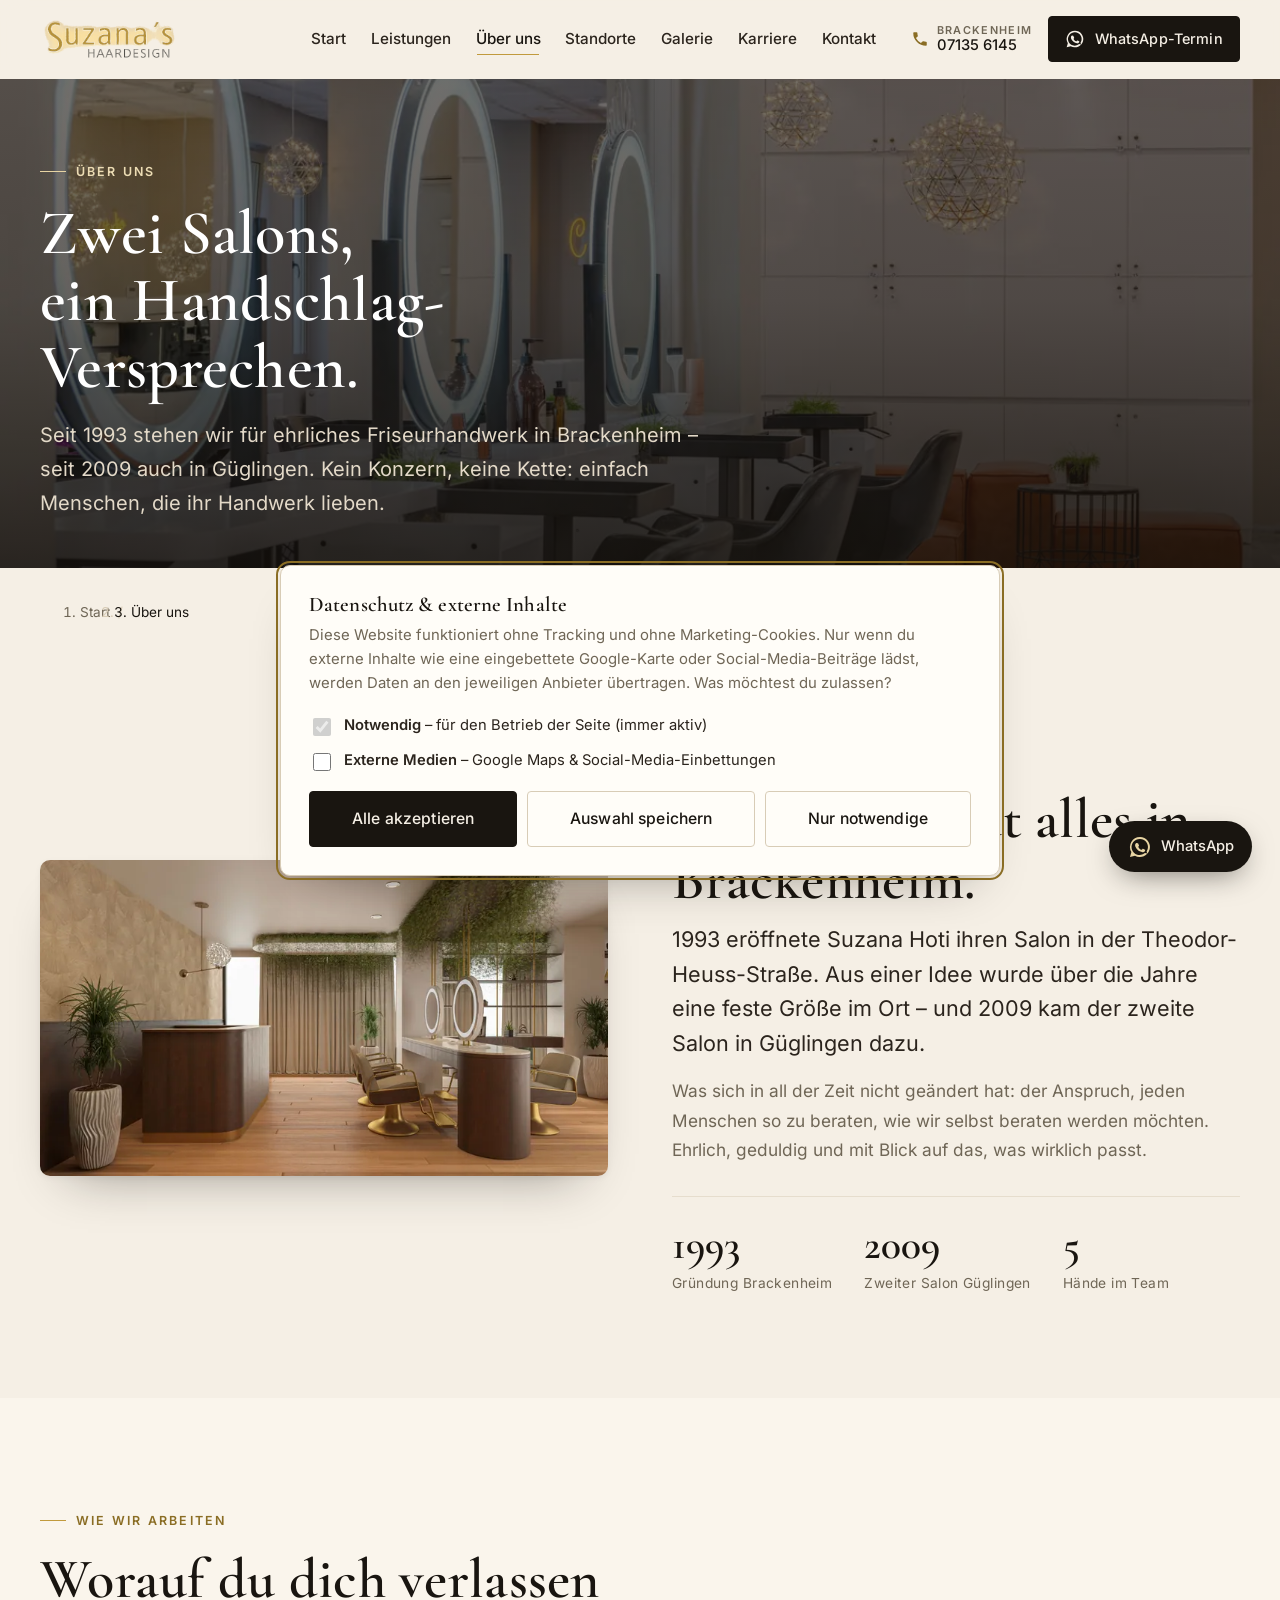
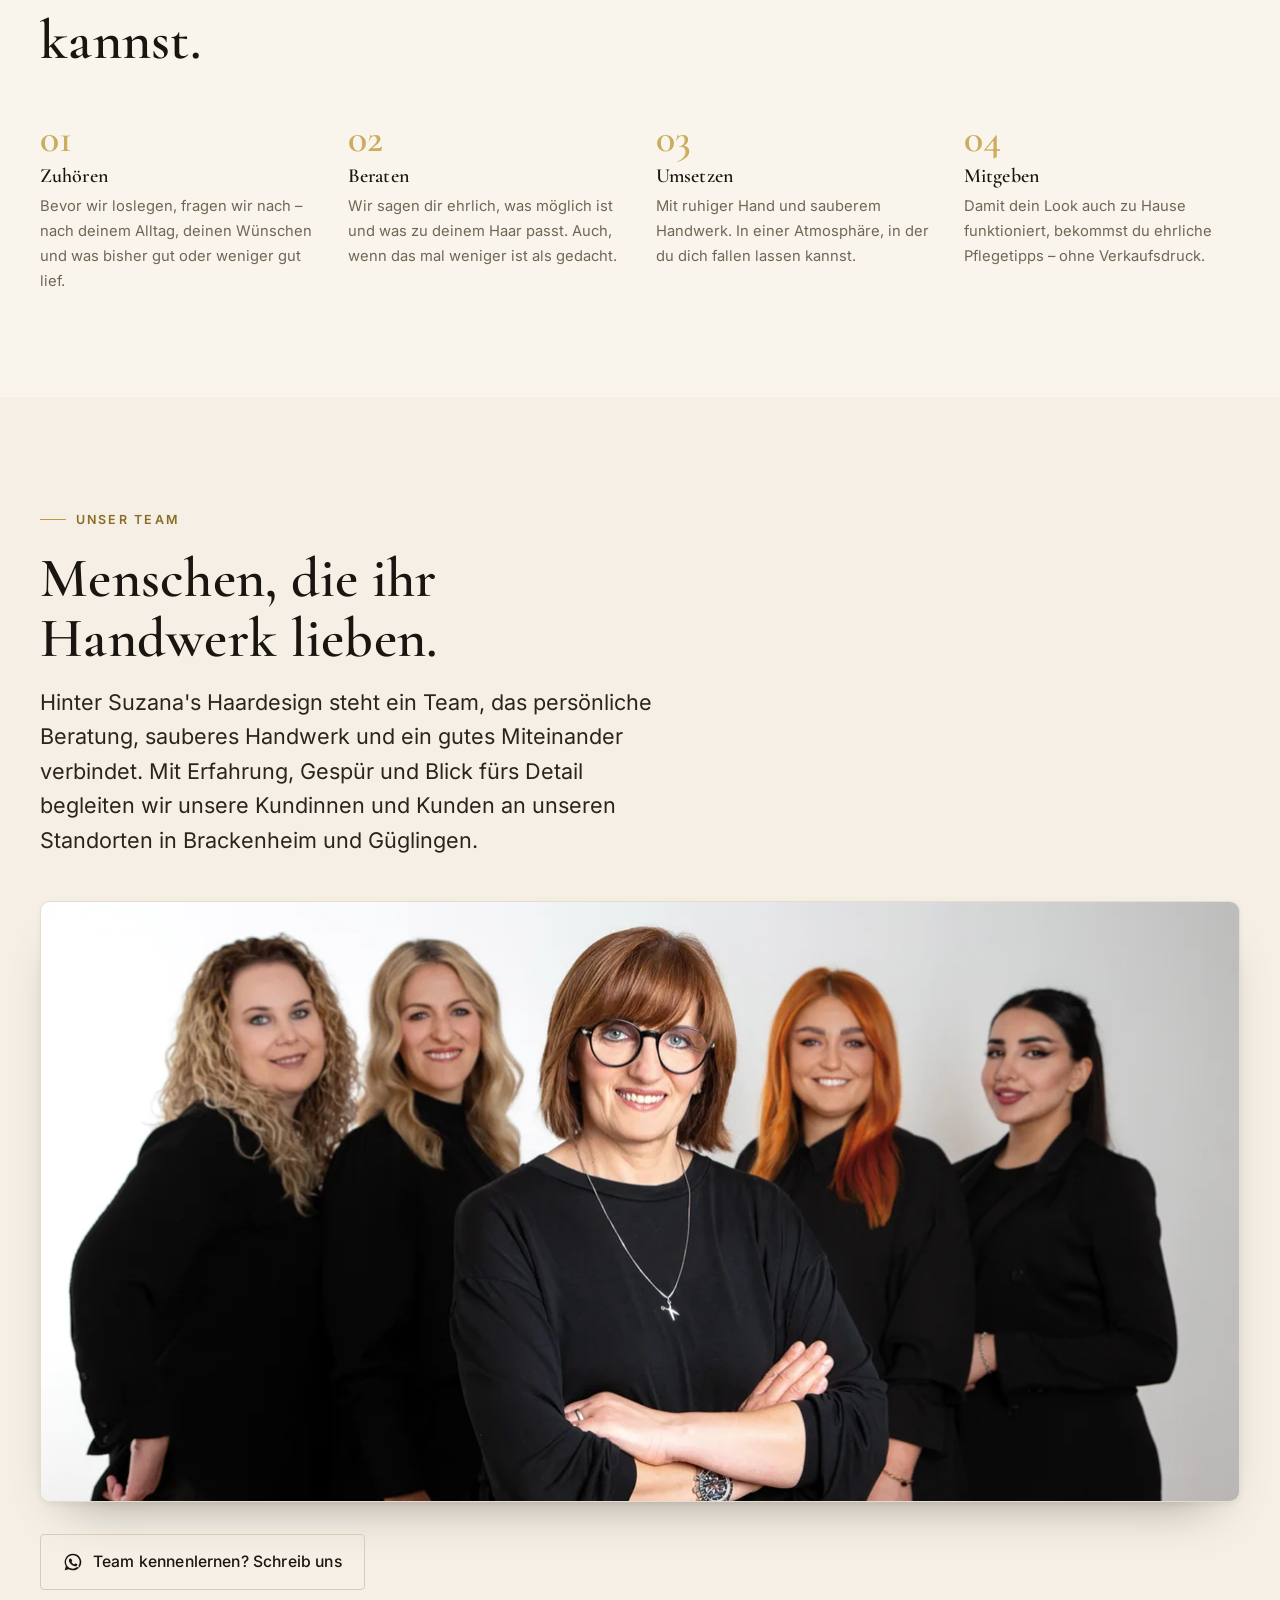
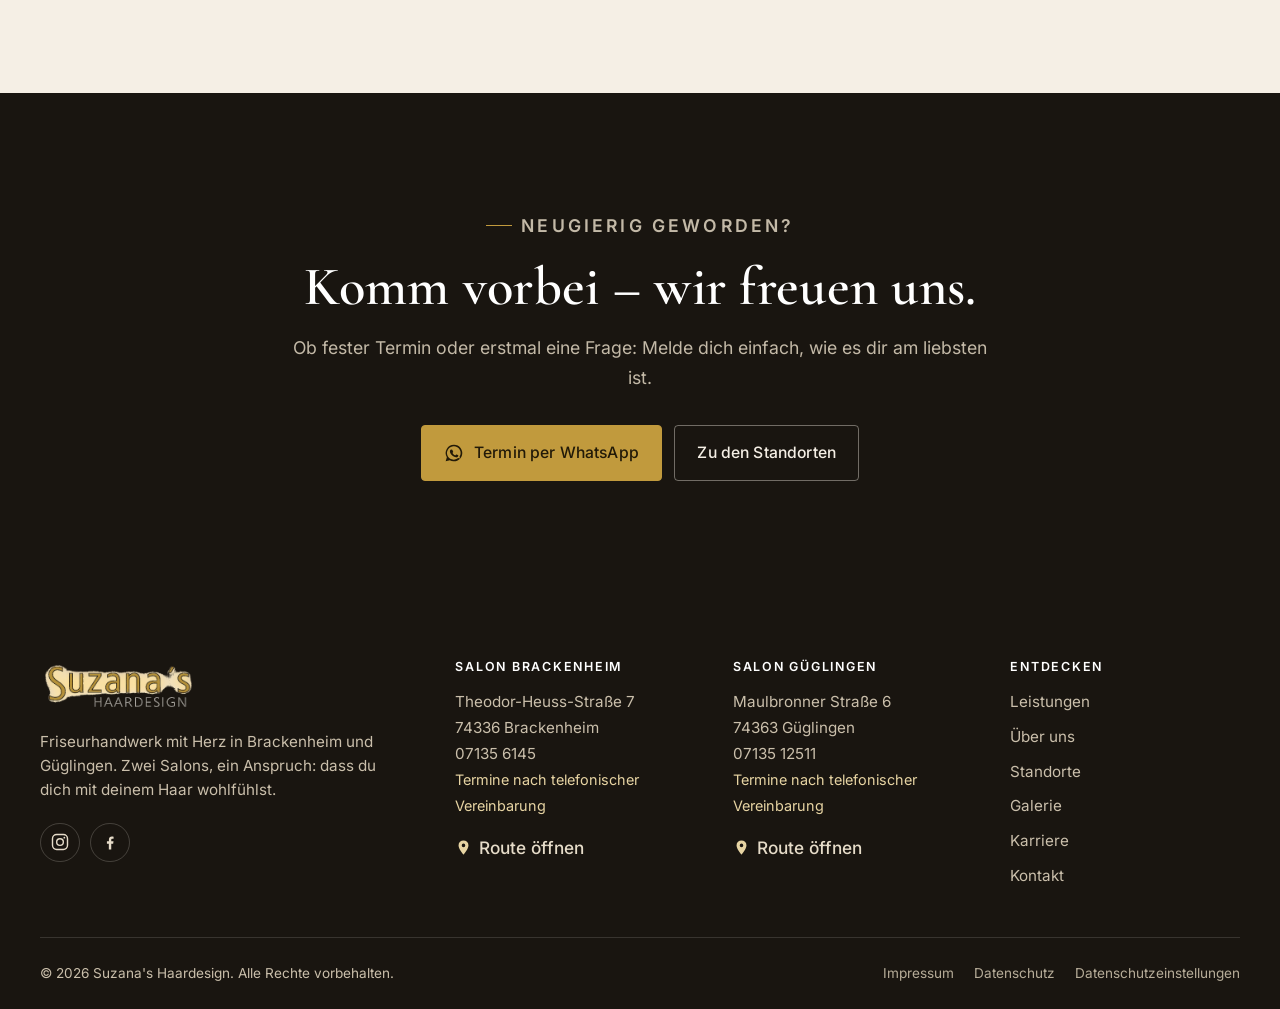
<file: ueber-uns.html>
<!doctype html>
<html lang="de">
<head>
<meta charset="utf-8">
<meta name="viewport" content="width=device-width, initial-scale=1">
<title>Über uns – Suzana's Haardesign in Brackenheim & Güglingen</title>
<meta name="description" content="Seit 1993 steht Suzana's Haardesign für ehrliches Friseurhandwerk in Brackenheim, seit 2009 auch in Güglingen. Lerne unser erfahrenes Team und unsere Arbeitsweise kennen.">
<link rel="canonical" href="https://www.suzanas-haardesign.de/ueber-uns.html">
<meta name="theme-color" content="#171310">
<meta name="robots" content="index, follow">
<meta property="og:type" content="website">
<meta property="og:site_name" content="Suzana's Haardesign">
<meta property="og:locale" content="de_DE">
<meta property="og:title" content="Über uns – Suzana's Haardesign in Brackenheim & Güglingen">
<meta property="og:description" content="Seit 1993 steht Suzana's Haardesign für ehrliches Friseurhandwerk in Brackenheim, seit 2009 auch in Güglingen. Lerne unser erfahrenes Team und unsere Arbeitsweise kennen.">
<meta property="og:url" content="https://www.suzanas-haardesign.de/ueber-uns.html">
<meta property="og:image" content="https://www.suzanas-haardesign.de/assets/img/hero-salon-1200.webp">
<meta name="twitter:card" content="summary_large_image">
<link rel="icon" href="assets/logo/favicon.svg" type="image/svg+xml">
<link rel="apple-touch-icon" href="assets/logo/apple-touch-icon.png">
<link rel="preload" as="font" type="font/woff2" href="assets/fonts/cormorant-garamond-600.woff2" crossorigin>
<link rel="preload" as="font" type="font/woff2" href="assets/fonts/inter-400.woff2" crossorigin>
<link rel="stylesheet" href="css/styles.css">
<script type="application/ld+json">{"@context":"https://schema.org","@type":"AboutPage","name":"Über Suzana's Haardesign","url":"https://www.suzanas-haardesign.de/ueber-uns.html"}</script>
</head>
<body>
<a class="skip-link" href="#main">Zum Inhalt springen</a>
<header class="site-header" data-header>
  <div class="wrap site-header__inner">
    <a class="brand" href="index.html" aria-label="Suzana's Haardesign – zur Startseite">
      <img src="assets/logo/logo.webp" width="176" height="58" alt="Suzana's Haardesign" class="brand__logo">
    </a>
    <nav class="site-nav" aria-label="Hauptnavigation">
      <ul><li><a href="index.html">Start</a></li><li><a href="leistungen.html">Leistungen</a></li><li><a href="ueber-uns.html" aria-current="page">Über uns</a></li><li><a href="standorte.html">Standorte</a></li><li><a href="galerie.html">Galerie</a></li><li><a href="karriere.html">Karriere</a></li><li><a href="kontakt.html">Kontakt</a></li></ul>
    </nav>
    <div class="site-header__actions">
      <a class="header-phone" href="tel:+4971356145">
        <span class="header-phone__icon" aria-hidden="true"><svg viewBox="0 0 24 24" aria-hidden="true" focusable="false"><path d="M6.6 10.8a15.5 15.5 0 0 0 6.6 6.6l2.2-2.2a1 1 0 0 1 1-.24 11.4 11.4 0 0 0 3.6.58 1 1 0 0 1 1 1V20a1 1 0 0 1-1 1A17 17 0 0 1 3 4a1 1 0 0 1 1-1h3.5a1 1 0 0 1 1 1 11.4 11.4 0 0 0 .58 3.6 1 1 0 0 1-.24 1z" fill="currentColor"/></svg></span>
        <span class="header-phone__text"><span class="header-phone__label">Brackenheim</span>07135 6145</span>
      </a>
      <a class="btn btn--primary btn--sm" href="https://wa.me/491533901963?text=Hallo%20Suzana's%20Haardesign%2C%20ich%20w%C3%BCrde%20gerne%20einen%20Termin%20vereinbaren." target="_blank" rel="noopener"><span class="btn__icon"><svg viewBox="0 0 24 24" aria-hidden="true" focusable="false"><path d="M12 2a10 10 0 0 0-8.6 15.1L2 22l5-1.3A10 10 0 1 0 12 2zm0 2a8 8 0 0 1 6.9 12l-.3.5.6 2.1-2.2-.6-.5.3A8 8 0 1 1 12 4zm-3.3 3.9c-.2 0-.5.1-.7.3-.3.3-.9.9-.9 2.1s.9 2.4 1 2.6c.1.2 1.7 2.7 4.2 3.7 2.1.8 2.5.7 3 .6.5 0 1.5-.6 1.7-1.2.2-.6.2-1.1.1-1.2-.1-.1-.3-.2-.6-.3l-1.5-.7c-.2-.1-.4-.1-.5.1l-.6.8c-.1.2-.3.2-.5.1-.7-.3-1.4-.6-2.1-1.4-.5-.6-.9-1.2-1-1.4-.1-.2 0-.3.1-.4l.4-.4c.1-.2.2-.3.2-.5s0-.3-.1-.4l-.7-1.7c-.2-.4-.4-.4-.6-.4z" fill="currentColor"/></svg></span><span>WhatsApp-Termin</span></a>
      <button class="nav-toggle" type="button" aria-expanded="false" aria-controls="mobile-nav" aria-label="Menü öffnen" data-nav-toggle>
        <span class="nav-toggle__open" aria-hidden="true"><svg viewBox="0 0 24 24" aria-hidden="true" focusable="false"><path d="M4 7h16M4 12h16M4 17h16" fill="none" stroke="currentColor" stroke-width="1.8" stroke-linecap="round"/></svg></span>
        <span class="nav-toggle__close" aria-hidden="true"><svg viewBox="0 0 24 24" aria-hidden="true" focusable="false"><path d="M6 6l12 12M18 6 6 18" fill="none" stroke="currentColor" stroke-width="1.8" stroke-linecap="round"/></svg></span>
      </button>
    </div>
  </div>
</header>
<div class="mobile-nav" id="mobile-nav" data-mobile-nav hidden>
  <nav class="mobile-nav__inner wrap" aria-label="Mobile Navigation">
    <ul><li><a href="index.html">Start</a></li><li><a href="leistungen.html">Leistungen</a></li><li><a href="ueber-uns.html" aria-current="page">Über uns</a></li><li><a href="standorte.html">Standorte</a></li><li><a href="galerie.html">Galerie</a></li><li><a href="karriere.html">Karriere</a></li><li><a href="kontakt.html">Kontakt</a></li></ul>
    <div class="mobile-nav__cta">
      <a class="btn btn--primary" href="https://wa.me/491533901963?text=Hallo%20Suzana's%20Haardesign%2C%20ich%20w%C3%BCrde%20gerne%20einen%20Termin%20vereinbaren." target="_blank" rel="noopener"><span class="btn__icon"><svg viewBox="0 0 24 24" aria-hidden="true" focusable="false"><path d="M12 2a10 10 0 0 0-8.6 15.1L2 22l5-1.3A10 10 0 1 0 12 2zm0 2a8 8 0 0 1 6.9 12l-.3.5.6 2.1-2.2-.6-.5.3A8 8 0 1 1 12 4zm-3.3 3.9c-.2 0-.5.1-.7.3-.3.3-.9.9-.9 2.1s.9 2.4 1 2.6c.1.2 1.7 2.7 4.2 3.7 2.1.8 2.5.7 3 .6.5 0 1.5-.6 1.7-1.2.2-.6.2-1.1.1-1.2-.1-.1-.3-.2-.6-.3l-1.5-.7c-.2-.1-.4-.1-.5.1l-.6.8c-.1.2-.3.2-.5.1-.7-.3-1.4-.6-2.1-1.4-.5-.6-.9-1.2-1-1.4-.1-.2 0-.3.1-.4l.4-.4c.1-.2.2-.3.2-.5s0-.3-.1-.4l-.7-1.7c-.2-.4-.4-.4-.6-.4z" fill="currentColor"/></svg></span><span>Termin per WhatsApp</span><span class="btn__arrow"><svg viewBox="0 0 24 24" aria-hidden="true" focusable="false"><path d="M5 12h13M13 6l6 6-6 6" fill="none" stroke="currentColor" stroke-width="1.8" stroke-linecap="round" stroke-linejoin="round"/></svg></span></a>
      <div class="mobile-nav__phones">
        <a href="tel:+4971356145"><span aria-hidden="true"><svg viewBox="0 0 24 24" aria-hidden="true" focusable="false"><path d="M6.6 10.8a15.5 15.5 0 0 0 6.6 6.6l2.2-2.2a1 1 0 0 1 1-.24 11.4 11.4 0 0 0 3.6.58 1 1 0 0 1 1 1V20a1 1 0 0 1-1 1A17 17 0 0 1 3 4a1 1 0 0 1 1-1h3.5a1 1 0 0 1 1 1 11.4 11.4 0 0 0 .58 3.6 1 1 0 0 1-.24 1z" fill="currentColor"/></svg></span> Brackenheim: 07135 6145</a><a href="tel:+49713512511"><span aria-hidden="true"><svg viewBox="0 0 24 24" aria-hidden="true" focusable="false"><path d="M6.6 10.8a15.5 15.5 0 0 0 6.6 6.6l2.2-2.2a1 1 0 0 1 1-.24 11.4 11.4 0 0 0 3.6.58 1 1 0 0 1 1 1V20a1 1 0 0 1-1 1A17 17 0 0 1 3 4a1 1 0 0 1 1-1h3.5a1 1 0 0 1 1 1 11.4 11.4 0 0 0 .58 3.6 1 1 0 0 1-.24 1z" fill="currentColor"/></svg></span> Güglingen: 07135 12511</a>
      </div>
      <div class="mobile-nav__social">
        <a href="https://www.instagram.com/suzanas_haardesign/" target="_blank" rel="noopener" aria-label="Instagram (öffnet extern)"><svg viewBox="0 0 24 24" aria-hidden="true" focusable="false"><rect x="3" y="3" width="18" height="18" rx="5" fill="none" stroke="currentColor" stroke-width="1.7"/><circle cx="12" cy="12" r="4" fill="none" stroke="currentColor" stroke-width="1.7"/><circle cx="17.2" cy="6.8" r="1.1" fill="currentColor"/></svg></a>
        <a href="https://www.facebook.com/p/Suzanas-Haardesign-100054323869623/?locale=de_DE" target="_blank" rel="noopener" aria-label="Facebook (öffnet extern)"><svg viewBox="0 0 24 24" aria-hidden="true" focusable="false"><path d="M13.5 21v-7h2.3l.4-2.8h-2.7V9.4c0-.8.2-1.4 1.4-1.4h1.4V5.6c-.7-.1-1.4-.1-2.1-.1-2.1 0-3.5 1.3-3.5 3.6v2H8.3V14h2.3v7z" fill="currentColor"/></svg></a>
      </div>
    </div>
  </nav>
</div>
<main id="main">

<section class="page-hero page-hero--media">
      <div class="page-hero__media"><img src="assets/img/atmosphaere-spiegel-760.webp" srcset="assets/img/atmosphaere-spiegel-460.webp 460w, assets/img/atmosphaere-spiegel-760.webp 760w, assets/img/atmosphaere-spiegel-1200.webp 1200w" sizes="100vw" alt="Heller Salonbereich mit runden, beleuchteten Spiegeln" decoding="async" fetchpriority="high" class=""></div>
      <div class="wrap">
        <p class="eyebrow eyebrow--light"><span class="eyebrow__mark" aria-hidden="true"></span>Über uns</p>
        <h1>Zwei Salons, ein Handschlag-Versprechen.</h1>
        <p class="page-hero__sub">Seit 1993 stehen wir für ehrliches Friseurhandwerk in Brackenheim – seit 2009 auch in Güglingen. Kein Konzern, keine Kette: einfach Menschen, die ihr Handwerk lieben.</p>
      </div>
    </section>
<nav class="breadcrumb wrap" aria-label="Brotkrumen"><ol><li><a href="index.html">Start</a></li><li class="crumb-sep" aria-hidden="true">/</li><li aria-current="page">Über uns</li></ol></nav>
<script type="application/ld+json">{"@context":"https://schema.org","@type":"BreadcrumbList","itemListElement":[{"@type":"ListItem","position":1,"name":"Start","item":"https://www.suzanas-haardesign.de/index.html"},{"@type":"ListItem","position":2,"name":"Über uns","item":"https://www.suzanas-haardesign.de/"}]}</script>

<section class="section">
  <div class="wrap split">
    <div class="split__media reveal">
      <img src="assets/img/hero-salon-natural-760.webp" srcset="assets/img/hero-salon-natural-460.webp 460w, assets/img/hero-salon-natural-760.webp 760w, assets/img/hero-salon-natural-1200.webp 1200w" sizes="(max-width:760px) 90vw, 560px" alt="Warmer, moderner Salonbereich mit Holzelementen" decoding="async" loading="lazy" class="">
    </div>
    <div class="split__body reveal" data-delay="1">
      <p class="eyebrow"><span class="eyebrow__mark" aria-hidden="true"></span>Unsere Geschichte</p>
      <h2 class="h-xl">Angefangen hat alles in Brackenheim.</h2>
      <p class="lead" style="margin-top:.75rem">1993 eröffnete Suzana Hoti ihren Salon in der Theodor-Heuss-Straße. Aus einer Idee wurde über die Jahre eine feste Größe im Ort – und 2009 kam der zweite Salon in Güglingen dazu.</p>
      <p class="muted" style="margin-top:1rem">Was sich in all der Zeit nicht geändert hat: der Anspruch, jeden Menschen so zu beraten, wie wir selbst beraten werden möchten. Ehrlich, geduldig und mit Blick auf das, was wirklich passt.</p>
      <div class="stat-row">
        <div class="stat"><b>1993</b><span>Gründung Brackenheim</span></div>
        <div class="stat"><b>2009</b><span>Zweiter Salon Güglingen</span></div>
        <div class="stat"><b>5</b><span>Hände im Team</span></div>
      </div>
    </div>
  </div>
</section>

<section class="section section--paper2">
  <div class="wrap">
    <div class="section-head reveal">
      <p class="eyebrow"><span class="eyebrow__mark" aria-hidden="true"></span>Wie wir arbeiten</p>
      <h2 class="h-xl">Worauf du dich verlassen kannst.</h2>
    </div>
    <div class="steps" style="margin-top:clamp(2rem,4vw,3rem)">
      <div class="step reveal"><div class="step__no">01</div><h3>Zuhören</h3><p>Bevor wir loslegen, fragen wir nach – nach deinem Alltag, deinen Wünschen und was bisher gut oder weniger gut lief.</p></div>
      <div class="step reveal" data-delay="1"><div class="step__no">02</div><h3>Beraten</h3><p>Wir sagen dir ehrlich, was möglich ist und was zu deinem Haar passt. Auch, wenn das mal weniger ist als gedacht.</p></div>
      <div class="step reveal" data-delay="2"><div class="step__no">03</div><h3>Umsetzen</h3><p>Mit ruhiger Hand und sauberem Handwerk. In einer Atmosphäre, in der du dich fallen lassen kannst.</p></div>
      <div class="step reveal" data-delay="3"><div class="step__no">04</div><h3>Mitgeben</h3><p>Damit dein Look auch zu Hause funktioniert, bekommst du ehrliche Pflegetipps – ohne Verkaufsdruck.</p></div>
    </div>
  </div>
</section>

<section class="section">
  <div class="wrap">
    <div class="section-head reveal" style="max-width:58ch">
      <p class="eyebrow"><span class="eyebrow__mark" aria-hidden="true"></span>Unser Team</p>
      <h2 class="h-xl">Menschen, die ihr Handwerk lieben.</h2>
      <p class="lead" style="margin-top:1rem">Hinter Suzana's Haardesign steht ein Team, das persönliche Beratung, sauberes Handwerk und ein gutes Miteinander verbindet. Mit Erfahrung, Gespür und Blick fürs Detail begleiten wir unsere Kundinnen und Kunden an unseren Standorten in Brackenheim und Güglingen.</p>
    </div>
    <figure class="team-photo reveal" data-delay="1">
      <img src="assets/img/team-1200.webp" srcset="assets/img/team-460.webp 460w, assets/img/team-760.webp 760w, assets/img/team-1200.webp 1200w, assets/img/team-1536.webp 1536w" sizes="(max-width:1240px) calc(100vw - 3rem), 1200px" width="1536" height="768" alt="Team von Suzana's Haardesign in schwarzer Kleidung vor hellem Hintergrund" decoding="async" loading="lazy">
    </figure>
    <div class="mt-cta reveal"><a class="btn btn--ghost" href="https://wa.me/491533901963?text=Hallo%20Suzana's%20Haardesign%2C%20ich%20habe%20eine%20Frage." target="_blank" rel="noopener"><span class="btn__icon"><svg viewBox="0 0 24 24" aria-hidden="true" focusable="false"><path d="M12 2a10 10 0 0 0-8.6 15.1L2 22l5-1.3A10 10 0 1 0 12 2zm0 2a8 8 0 0 1 6.9 12l-.3.5.6 2.1-2.2-.6-.5.3A8 8 0 1 1 12 4zm-3.3 3.9c-.2 0-.5.1-.7.3-.3.3-.9.9-.9 2.1s.9 2.4 1 2.6c.1.2 1.7 2.7 4.2 3.7 2.1.8 2.5.7 3 .6.5 0 1.5-.6 1.7-1.2.2-.6.2-1.1.1-1.2-.1-.1-.3-.2-.6-.3l-1.5-.7c-.2-.1-.4-.1-.5.1l-.6.8c-.1.2-.3.2-.5.1-.7-.3-1.4-.6-2.1-1.4-.5-.6-.9-1.2-1-1.4-.1-.2 0-.3.1-.4l.4-.4c.1-.2.2-.3.2-.5s0-.3-.1-.4l-.7-1.7c-.2-.4-.4-.4-.6-.4z" fill="currentColor"/></svg></span><span>Team kennenlernen? Schreib uns</span></a></div>
  </div>
</section>

<section class="section section--ink">
  <div class="wrap cta-band reveal">
    <p class="eyebrow"><span class="eyebrow__mark" aria-hidden="true"></span>Neugierig geworden?</p>
    <h2>Komm vorbei – wir freuen uns.</h2>
    <p>Ob fester Termin oder erstmal eine Frage: Melde dich einfach, wie es dir am liebsten ist.</p>
    <div class="btn-group">
      <a class="btn btn--gold" href="https://wa.me/491533901963?text=Hallo%20Suzana's%20Haardesign%2C%20ich%20w%C3%BCrde%20gerne%20einen%20Termin%20vereinbaren." target="_blank" rel="noopener"><span class="btn__icon"><svg viewBox="0 0 24 24" aria-hidden="true" focusable="false"><path d="M12 2a10 10 0 0 0-8.6 15.1L2 22l5-1.3A10 10 0 1 0 12 2zm0 2a8 8 0 0 1 6.9 12l-.3.5.6 2.1-2.2-.6-.5.3A8 8 0 1 1 12 4zm-3.3 3.9c-.2 0-.5.1-.7.3-.3.3-.9.9-.9 2.1s.9 2.4 1 2.6c.1.2 1.7 2.7 4.2 3.7 2.1.8 2.5.7 3 .6.5 0 1.5-.6 1.7-1.2.2-.6.2-1.1.1-1.2-.1-.1-.3-.2-.6-.3l-1.5-.7c-.2-.1-.4-.1-.5.1l-.6.8c-.1.2-.3.2-.5.1-.7-.3-1.4-.6-2.1-1.4-.5-.6-.9-1.2-1-1.4-.1-.2 0-.3.1-.4l.4-.4c.1-.2.2-.3.2-.5s0-.3-.1-.4l-.7-1.7c-.2-.4-.4-.4-.6-.4z" fill="currentColor"/></svg></span><span>Termin per WhatsApp</span></a>
      <a class="btn btn--outline-light" href="standorte.html"><span>Zu den Standorten</span></a>
    </div>
  </div>
</section>

</main>
<footer class="site-footer">
  <div class="wrap site-footer__grid">
    <div class="site-footer__brand">
      <img src="assets/logo/logo-light.webp" width="180" height="60" alt="Suzana's Haardesign" class="site-footer__logo">
      <p>Friseurhandwerk mit Herz in Brackenheim und Güglingen. Zwei Salons, ein Anspruch: dass du dich mit deinem Haar wohlfühlst.</p>
      <div class="site-footer__social">
        <a href="https://www.instagram.com/suzanas_haardesign/" target="_blank" rel="noopener" aria-label="Instagram (öffnet extern)"><svg viewBox="0 0 24 24" aria-hidden="true" focusable="false"><rect x="3" y="3" width="18" height="18" rx="5" fill="none" stroke="currentColor" stroke-width="1.7"/><circle cx="12" cy="12" r="4" fill="none" stroke="currentColor" stroke-width="1.7"/><circle cx="17.2" cy="6.8" r="1.1" fill="currentColor"/></svg></a>
        <a href="https://www.facebook.com/p/Suzanas-Haardesign-100054323869623/?locale=de_DE" target="_blank" rel="noopener" aria-label="Facebook (öffnet extern)"><svg viewBox="0 0 24 24" aria-hidden="true" focusable="false"><path d="M13.5 21v-7h2.3l.4-2.8h-2.7V9.4c0-.8.2-1.4 1.4-1.4h1.4V5.6c-.7-.1-1.4-.1-2.1-.1-2.1 0-3.5 1.3-3.5 3.6v2H8.3V14h2.3v7z" fill="currentColor"/></svg></a>
      </div>
    </div>
    <div class="site-footer__col">
      <h2>Salon Brackenheim</h2>
      <address>
        Theodor-Heuss-Straße 7<br>74336 Brackenheim<br>
        <a href="tel:+4971356145">07135 6145</a><br>
        <span class="site-footer__hours">Termine nach telefonischer Vereinbarung</span>
      </address>
      <a class="site-footer__route" href="https://www.google.com/maps/dir/?api=1&destination=Theodor-Heuss-Stra%C3%9Fe%207%2C%2074336%20Brackenheim" target="_blank" rel="noopener"><svg viewBox="0 0 24 24" aria-hidden="true" focusable="false"><path d="M12 2a7 7 0 0 0-7 7c0 4.6 6.2 12.2 6.5 12.5a.7.7 0 0 0 1 0C12.8 21.2 19 13.6 19 9a7 7 0 0 0-7-7zm0 9.5A2.5 2.5 0 1 1 12 6.5a2.5 2.5 0 0 1 0 5z" fill="currentColor"/></svg><span>Route öffnen</span></a>
    </div><div class="site-footer__col">
      <h2>Salon Güglingen</h2>
      <address>
        Maulbronner Straße 6<br>74363 Güglingen<br>
        <a href="tel:+49713512511">07135 12511</a><br>
        <span class="site-footer__hours">Termine nach telefonischer Vereinbarung</span>
      </address>
      <a class="site-footer__route" href="https://www.google.com/maps/dir/?api=1&destination=Maulbronner%20Stra%C3%9Fe%206%2C%2074363%20G%C3%BCglingen" target="_blank" rel="noopener"><svg viewBox="0 0 24 24" aria-hidden="true" focusable="false"><path d="M12 2a7 7 0 0 0-7 7c0 4.6 6.2 12.2 6.5 12.5a.7.7 0 0 0 1 0C12.8 21.2 19 13.6 19 9a7 7 0 0 0-7-7zm0 9.5A2.5 2.5 0 1 1 12 6.5a2.5 2.5 0 0 1 0 5z" fill="currentColor"/></svg><span>Route öffnen</span></a>
    </div>
    <nav class="site-footer__col" aria-label="Footer-Navigation">
      <h2>Entdecken</h2>
      <ul class="site-footer__nav">
        <li><a href="leistungen.html">Leistungen</a></li>
        <li><a href="ueber-uns.html">Über uns</a></li>
        <li><a href="standorte.html">Standorte</a></li>
        <li><a href="galerie.html">Galerie</a></li>
        <li><a href="karriere.html">Karriere</a></li>
        <li><a href="kontakt.html">Kontakt</a></li>
      </ul>
    </nav>
  </div>
  <div class="wrap site-footer__bottom">
    <p>© <span data-year>2026</span> Suzana's Haardesign. Alle Rechte vorbehalten.</p>
    <ul class="site-footer__legal">
      <li><a href="impressum.html">Impressum</a></li>
      <li><a href="datenschutz.html">Datenschutz</a></li>
      <li><button type="button" class="linklike" data-open-consent>Datenschutz&shy;einstellungen</button></li>
    </ul>
  </div>
</footer>
<a class="wa-float" href="https://wa.me/491533901963?text=Hallo%20Suzana's%20Haardesign%2C%20ich%20habe%20eine%20Frage." target="_blank" rel="noopener" aria-label="Kontakt per WhatsApp aufnehmen (öffnet WhatsApp)">
    <span class="wa-float__icon" aria-hidden="true"><svg viewBox="0 0 24 24" aria-hidden="true" focusable="false"><path d="M12 2a10 10 0 0 0-8.6 15.1L2 22l5-1.3A10 10 0 1 0 12 2zm0 2a8 8 0 0 1 6.9 12l-.3.5.6 2.1-2.2-.6-.5.3A8 8 0 1 1 12 4zm-3.3 3.9c-.2 0-.5.1-.7.3-.3.3-.9.9-.9 2.1s.9 2.4 1 2.6c.1.2 1.7 2.7 4.2 3.7 2.1.8 2.5.7 3 .6.5 0 1.5-.6 1.7-1.2.2-.6.2-1.1.1-1.2-.1-.1-.3-.2-.6-.3l-1.5-.7c-.2-.1-.4-.1-.5.1l-.6.8c-.1.2-.3.2-.5.1-.7-.3-1.4-.6-2.1-1.4-.5-.6-.9-1.2-1-1.4-.1-.2 0-.3.1-.4l.4-.4c.1-.2.2-.3.2-.5s0-.3-.1-.4l-.7-1.7c-.2-.4-.4-.4-.6-.4z" fill="currentColor"/></svg></span>
    <span class="wa-float__label">WhatsApp</span>
  </a>
<div class="consent" data-consent hidden role="dialog" aria-modal="false" aria-labelledby="consent-title" aria-describedby="consent-desc">
  <div class="consent__box" tabindex="-1">
    <h2 class="consent__title" id="consent-title">Datenschutz &amp; externe Inhalte</h2>
    <p class="consent__desc" id="consent-desc">Diese Website funktioniert ohne Tracking und ohne Marketing-Cookies. Nur wenn du externe Inhalte wie eine eingebettete Google-Karte oder Social-Media-Beiträge lädst, werden Daten an den jeweiligen Anbieter übertragen. Was möchtest du zulassen?</p>
    <div class="consent__row">
      <label class="consent__opt"><input type="checkbox" checked disabled> <span><strong>Notwendig</strong> – für den Betrieb der Seite (immer aktiv)</span></label>
      <label class="consent__opt"><input type="checkbox" data-consent-external> <span><strong>Externe Medien</strong> – Google Maps &amp; Social-Media-Einbettungen</span></label>
    </div>
    <div class="consent__actions">
      <button type="button" class="btn btn--primary" data-consent-accept-all>Alle akzeptieren</button>
      <button type="button" class="btn btn--ghost" data-consent-save>Auswahl speichern</button>
      <button type="button" class="btn btn--ghost" data-consent-reject>Nur notwendige</button>
    </div>
  </div>
</div>
<script src="js/main.js" defer></script>
</body>
</html>
</file>
<file: css/styles.css>
/* ==========================================================================
   Suzana's Haardesign – Design System
   Eigenständige, editoriale Salon-Ästhetik. Warm, hochwertig, ruhig.
   ========================================================================== */

/* ---- Schriften (lokal, DSGVO-freundlich) --------------------------------- */
@font-face{font-family:'Cormorant Garamond';font-style:normal;font-weight:500;font-display:swap;src:url('../assets/fonts/cormorant-garamond-500.woff2') format('woff2');}
@font-face{font-family:'Cormorant Garamond';font-style:normal;font-weight:600;font-display:swap;src:url('../assets/fonts/cormorant-garamond-600.woff2') format('woff2');}
@font-face{font-family:'Cormorant Garamond';font-style:italic;font-weight:500;font-display:swap;src:url('../assets/fonts/cormorant-garamond-500-italic.woff2') format('woff2');}
@font-face{font-family:'Inter';font-style:normal;font-weight:400;font-display:swap;src:url('../assets/fonts/inter-400.woff2') format('woff2');}
@font-face{font-family:'Inter';font-style:normal;font-weight:500;font-display:swap;src:url('../assets/fonts/inter-500.woff2') format('woff2');}
@font-face{font-family:'Inter';font-style:normal;font-weight:600;font-display:swap;src:url('../assets/fonts/inter-600.woff2') format('woff2');}

/* ---- Tokens -------------------------------------------------------------- */
:root{
  --ink:#191510;
  --ink-2:#2b241d;
  --paper:#f5efe5;
  --paper-2:#faf5ec;
  --card:#fffdf8;
  --line:#e6ddcd;
  --line-2:#d8ccb6;
  --muted:#6f6656;
  --muted-2:#8b8172;
  --gold:#c19a3d;
  --gold-deep:#8a6d24;      /* für kleinen goldenen Text auf hell (Kontrast) */
  --gold-soft:#e7d4a3;
  --gold-tint:#f3ead6;
  --cream:#f3ecdf;

  --font-serif:'Cormorant Garamond', 'Iowan Old Style', 'Palatino Linotype', Palatino, Georgia, serif;
  --font-sans:'Inter', system-ui, -apple-system, 'Segoe UI', Roboto, Helvetica, Arial, sans-serif;

  --wrap:1200px;
  --gap:clamp(1rem, 3vw, 2rem);
  --section-y:clamp(3.75rem, 8vw, 7.5rem);
  --radius:4px;
  --radius-lg:10px;
  --shadow-sm:0 1px 2px rgba(25,21,16,.04), 0 8px 24px -18px rgba(25,21,16,.35);
  --shadow-md:0 2px 6px rgba(25,21,16,.05), 0 26px 50px -30px rgba(25,21,16,.45);
  --ease:cubic-bezier(.22,.61,.36,1);
}

/* ---- Reset / Basis ------------------------------------------------------- */
*,*::before,*::after{box-sizing:border-box}
html{-webkit-text-size-adjust:100%}
body{
  margin:0;
  font-family:var(--font-sans);
  font-size:clamp(1rem,.97rem + .2vw,1.075rem);
  line-height:1.7;
  color:var(--ink);
  background:var(--paper);
  -webkit-font-smoothing:antialiased;
  text-rendering:optimizeLegibility;
  overflow-x:hidden;
}
img{max-width:100%;height:auto;display:block}
a{color:inherit}
h1,h2,h3,h4{margin:0;font-family:var(--font-serif);font-weight:600;line-height:1.08;letter-spacing:.005em}
p{margin:0}
ul{margin:0;padding:0;list-style:none}
button{font:inherit;color:inherit;cursor:pointer}
:focus-visible{outline:2.5px solid var(--gold-deep);outline-offset:3px;border-radius:2px}
::selection{background:var(--gold-soft);color:var(--ink)}

.wrap{width:min(100% - 3rem, var(--wrap));margin-inline:auto}
.skip-link{position:absolute;left:1rem;top:-100px;z-index:200;background:var(--ink);color:var(--paper);padding:.6rem 1rem;border-radius:var(--radius);transition:top .2s}
.skip-link:focus{top:1rem}
.linklike{background:none;border:0;padding:0;text-decoration:underline;text-underline-offset:3px;color:inherit}

/* ---- Typo-Skala ---------------------------------------------------------- */
.display{font-size:clamp(2.6rem,6.5vw,5rem);line-height:1.02;letter-spacing:-.01em}
.h-xl{font-size:clamp(2.1rem,4.6vw,3.5rem)}
.h-lg{font-size:clamp(1.7rem,3.4vw,2.6rem)}
.h-md{font-size:clamp(1.35rem,2.2vw,1.75rem)}
.lead{font-size:clamp(1.1rem,1.05rem + .5vw,1.35rem);line-height:1.6;color:var(--ink-2)}
.measure{max-width:62ch}
.muted{color:var(--muted)}
em,.serif-italic{font-family:var(--font-serif);font-style:italic}

.eyebrow{display:inline-flex;align-items:center;gap:.6rem;margin:0 0 1.1rem;font-family:var(--font-sans);font-weight:600;font-size:.78rem;letter-spacing:.18em;text-transform:uppercase;color:var(--gold-deep)}
.eyebrow__mark{width:26px;height:1px;background:var(--gold);display:inline-block}
.eyebrow--light{color:#ecdcb4}
.eyebrow--light .eyebrow__mark{background:var(--gold-soft)}
.hero .eyebrow--light{color:#f0e2c0;text-shadow:0 1px 12px rgba(20,16,11,.5)}

/* ---- Buttons ------------------------------------------------------------- */
.btn{
  --bg:var(--ink);--fg:var(--paper);--bd:var(--ink);
  display:inline-flex;align-items:center;gap:.6rem;
  padding:.85rem 1.4rem;min-height:48px;
  font-family:var(--font-sans);font-weight:500;font-size:.98rem;letter-spacing:.01em;
  text-decoration:none;border:1px solid var(--bd);border-radius:var(--radius);
  background:var(--bg);color:var(--fg);white-space:nowrap;
  transition:transform .35s var(--ease), background .35s var(--ease), color .35s var(--ease), border-color .35s var(--ease), box-shadow .35s var(--ease);
  will-change:transform;
}
.btn__icon{display:inline-flex}.btn__icon svg{width:20px;height:20px}
.btn__arrow{display:inline-flex;transition:transform .35s var(--ease)}.btn__arrow svg{width:19px;height:19px}
.btn:hover .btn__arrow{transform:translateX(4px)}
.btn--primary:hover{background:var(--ink-2);box-shadow:var(--shadow-sm);transform:translateY(-2px)}
.btn--gold{--bg:var(--gold);--fg:#221a08;--bd:var(--gold)}
.btn--gold:hover{--bg:#cfa848;transform:translateY(-2px);box-shadow:0 14px 30px -18px rgba(138,109,36,.9)}
.btn--ghost{--bg:transparent;--fg:var(--ink);--bd:var(--line-2)}
.btn--ghost:hover{--bg:var(--ink);--fg:var(--paper);--bd:var(--ink);transform:translateY(-2px)}
.btn--light{--bg:var(--paper);--fg:var(--ink);--bd:var(--paper)}
.btn--light:hover{--bg:#fff;transform:translateY(-2px)}
.btn--outline-light{--bg:transparent;--fg:var(--paper);--bd:rgba(245,239,229,.4)}
.btn--outline-light:hover{--bg:rgba(245,239,229,.12);--bd:var(--paper);transform:translateY(-2px)}
.btn--sm{padding:.6rem 1rem;min-height:42px;font-size:.9rem}
.btn-group{display:flex;flex-wrap:wrap;gap:.75rem}

/* ---- Header -------------------------------------------------------------- */
.site-header{position:sticky;top:0;z-index:100;background:color-mix(in srgb, var(--paper) 86%, transparent);backdrop-filter:blur(12px);border-bottom:1px solid transparent;transition:box-shadow .3s var(--ease), border-color .3s var(--ease), background .3s var(--ease)}
.site-header.is-scrolled{border-color:var(--line);box-shadow:0 1px 0 rgba(25,21,16,.04), 0 10px 30px -26px rgba(25,21,16,.5)}
.site-header__inner{display:flex;align-items:center;gap:1.5rem;min-height:78px}
.brand{flex:0 0 auto;display:inline-flex;align-items:center}
.brand__logo{height:46px;width:auto}
.site-nav{margin-left:auto}
.site-nav ul{display:flex;gap:.15rem}
.site-nav a{position:relative;display:inline-block;white-space:nowrap;padding:.5rem .7rem;font-size:.95rem;font-weight:500;text-decoration:none;color:var(--ink-2);border-radius:var(--radius)}
.site-nav a::after{content:"";position:absolute;left:.8rem;right:.8rem;bottom:.28rem;height:1.5px;background:var(--gold);transform:scaleX(0);transform-origin:left;transition:transform .35s var(--ease)}
.site-nav a:hover::after,.site-nav a[aria-current="page"]::after{transform:scaleX(1)}
.site-nav a[aria-current="page"]{color:var(--ink)}
.site-header__actions{display:flex;align-items:center;gap:1rem}
.header-phone{display:inline-flex;align-items:center;gap:.5rem;text-decoration:none;color:var(--ink);font-weight:500;font-size:.92rem}
.header-phone__icon{display:inline-flex;color:var(--gold-deep)}.header-phone__icon svg{width:18px;height:18px}
.header-phone__label{display:block;font-size:.68rem;letter-spacing:.12em;text-transform:uppercase;color:var(--muted);font-weight:600}
.header-phone__text{line-height:1.15}
.nav-toggle{display:none;width:48px;height:48px;align-items:center;justify-content:center;background:transparent;border:1px solid var(--line-2);border-radius:var(--radius)}
.nav-toggle svg{width:24px;height:24px}
.nav-toggle__close{display:none}

/* ---- Mobile Nav ---------------------------------------------------------- */
.mobile-nav{position:fixed;inset:78px 0 0;z-index:99;background:var(--paper);overflow-y:auto;transform:translateY(-8px);opacity:0;transition:opacity .3s var(--ease),transform .3s var(--ease)}
.mobile-nav.is-open{opacity:1;transform:none}
.mobile-nav__inner{padding:1.5rem 0 3rem}
.mobile-nav ul{display:flex;flex-direction:column}
.mobile-nav li{border-bottom:1px solid var(--line)}
.mobile-nav a{display:flex;align-items:center;justify-content:space-between;padding:1.05rem .25rem;font-family:var(--font-serif);font-size:1.6rem;text-decoration:none}
.mobile-nav a[aria-current="page"]{color:var(--gold-deep)}
.mobile-nav__cta{margin-top:1.75rem;display:flex;flex-direction:column;gap:1.1rem}
.mobile-nav__cta .btn{width:100%;justify-content:center}
.mobile-nav__phones{display:flex;flex-direction:column;gap:.5rem}
.mobile-nav__phones a{display:inline-flex;align-items:center;gap:.55rem;text-decoration:none;font-weight:500}
.mobile-nav__phones svg{width:18px;height:18px;color:var(--gold-deep)}
.mobile-nav__social{display:flex;gap:.75rem;margin-top:.5rem}
.mobile-nav__social a{display:inline-flex;padding:.6rem;border:1px solid var(--line-2);border-radius:var(--radius)}
.mobile-nav__social svg{width:22px;height:22px}

/* ---- Sektions-Grundlagen ------------------------------------------------- */
.section{padding-block:var(--section-y)}
.section--tight{padding-block:clamp(2.5rem,5vw,4rem)}
.section--paper2{background:var(--paper-2)}
.section--ink{background:var(--ink);color:var(--cream)}
.section--ink h1,.section--ink h2,.section--ink h3{color:#fff}
.section--ink .muted{color:#b6ac9a}
.section-head{max-width:60ch}
.section-head--center{margin-inline:auto;text-align:center}
.section-head p.lead{margin-top:1rem}
.divider{height:1px;background:var(--line);border:0;margin:0}

/* ---- Hero ---------------------------------------------------------------- */
.hero{position:relative;isolation:isolate;min-height:min(88vh,760px);display:flex;align-items:flex-end;color:var(--cream);overflow:hidden}
.hero__media{position:absolute;inset:0;z-index:-2}
.hero__media img{width:100%;height:100%;object-fit:cover}
.hero::after{content:"";position:absolute;inset:0;z-index:-1;background:
  linear-gradient(180deg, rgba(20,16,11,.5) 0%, rgba(20,16,11,.28) 30%, rgba(20,16,11,.72) 78%, rgba(20,16,11,.88) 100%),
  linear-gradient(100deg, rgba(20,16,11,.62) 0%, rgba(20,16,11,.28) 42%, rgba(20,16,11,0) 68%)}
.hero__inner{padding-block:clamp(2.5rem,7vw,5rem)}
.hero__content{max-width:38rem}
.hero h1{font-size:clamp(2.7rem,6.5vw,5.1rem);line-height:1.02;color:#fff;text-wrap:balance}
.hero__sub{margin-top:1.25rem;font-size:clamp(1.05rem,1rem + .5vw,1.3rem);color:#efe7d8;max-width:34rem}
.hero__cta{margin-top:2rem}
.hero__trust{display:flex;flex-wrap:wrap;gap:1.25rem 2.25rem;margin-top:2.5rem;padding-top:1.75rem;border-top:1px solid rgba(245,239,229,.22)}
.hero__trust-item{display:flex;flex-direction:column;gap:.15rem}
.hero__trust-item strong{font-family:var(--font-serif);font-size:1.5rem;font-weight:600;color:#fff;line-height:1}
.hero__trust-item span{font-size:.85rem;color:#d9cfbe;letter-spacing:.02em}
.hero__stars{color:var(--gold-soft);display:inline-flex;gap:1px}
.hero__stars svg{width:16px;height:16px}
.scroll-cue{position:absolute;left:50%;bottom:1.25rem;transform:translateX(-50%);z-index:1;display:flex;flex-direction:column;align-items:center;gap:.4rem;font-size:.7rem;letter-spacing:.2em;text-transform:uppercase;color:#e8dfce;opacity:.85}
.scroll-cue__line{width:1px;height:34px;background:linear-gradient(var(--gold-soft),transparent);animation:cue 2.2s var(--ease) infinite}
@keyframes cue{0%{transform:scaleY(.3);transform-origin:top;opacity:0}40%{opacity:1}100%{transform:scaleY(1);transform-origin:top;opacity:0}}

/* ---- Page-Header (Unterseiten) ------------------------------------------- */
.page-hero{position:relative;padding-block:clamp(2.5rem,6vw,4.5rem) clamp(2rem,4vw,3rem);background:var(--ink);color:var(--cream);overflow:hidden;isolation:isolate}
.page-hero--media{min-height:clamp(280px,42vw,440px);display:flex;align-items:flex-end}
.page-hero__media{position:absolute;inset:0;z-index:-2}
.page-hero__media img{width:100%;height:100%;object-fit:cover;opacity:.68}
.page-hero--media::after{content:"";position:absolute;inset:0;z-index:-1;background:linear-gradient(180deg,rgba(20,16,11,.42) 0%,rgba(20,16,11,.5) 45%,rgba(20,16,11,.82) 100%)}
.page-hero h1{color:#fff;font-size:clamp(2.3rem,5vw,3.9rem);max-width:20ch;text-wrap:balance}
.page-hero__sub{margin-top:1rem;max-width:52ch;color:#e3d9c8;font-size:clamp(1.05rem,1rem + .4vw,1.25rem)}
.breadcrumb{padding-top:1.25rem}
.breadcrumb ol{display:flex;flex-wrap:wrap;align-items:center;gap:.5rem;font-size:.85rem;color:var(--muted)}
.breadcrumb a{text-decoration:none;color:var(--muted)}
.breadcrumb a:hover{color:var(--gold-deep)}
.breadcrumb [aria-current="page"]{color:var(--ink)}
.crumb-sep{color:var(--line-2)}

/* ---- Reveal-Animationen -------------------------------------------------- */
.reveal{opacity:0;transform:translateY(22px);transition:opacity .7s var(--ease),transform .7s var(--ease)}
.reveal.is-in{opacity:1;transform:none}
.reveal[data-delay="1"]{transition-delay:.08s}
.reveal[data-delay="2"]{transition-delay:.16s}
.reveal[data-delay="3"]{transition-delay:.24s}
.reveal[data-delay="4"]{transition-delay:.32s}

/* ---- Intro / Split ------------------------------------------------------- */
.split{display:grid;grid-template-columns:1fr 1fr;gap:clamp(2rem,5vw,4.5rem);align-items:center}
.split--reverse .split__media{order:2}
.split__media{position:relative}
.split__media img{width:100%;border-radius:var(--radius-lg);box-shadow:var(--shadow-md)}
.split__media .tag{position:absolute;left:-.75rem;bottom:1.5rem;background:var(--card);border:1px solid var(--line);border-left:3px solid var(--gold);padding:.85rem 1.15rem;border-radius:var(--radius);box-shadow:var(--shadow-sm);max-width:15rem}
.split__media .tag strong{display:block;font-family:var(--font-serif);font-size:1.3rem}
.split__media .tag span{font-size:.82rem;color:var(--muted)}
.stat-row{display:flex;flex-wrap:wrap;gap:2rem;margin-top:2rem;padding-top:1.75rem;border-top:1px solid var(--line)}
.stat{display:flex;flex-direction:column}
.stat b{font-family:var(--font-serif);font-size:clamp(1.9rem,3.5vw,2.6rem);font-weight:600;line-height:1;color:var(--ink)}
.stat span{margin-top:.35rem;font-size:.86rem;letter-spacing:.03em;color:var(--muted)}

/* ---- Leistungs-Karten ---------------------------------------------------- */
.cards{display:grid;gap:clamp(1.1rem,2.5vw,1.75rem)}
.cards--3{grid-template-columns:repeat(3,1fr)}
.cards--2{grid-template-columns:repeat(2,1fr)}
.card{position:relative;display:flex;flex-direction:column;background:var(--card);border:1px solid var(--line);border-radius:var(--radius-lg);overflow:hidden;transition:transform .4s var(--ease),box-shadow .4s var(--ease),border-color .4s var(--ease)}
.card:hover{transform:translateY(-4px);box-shadow:var(--shadow-md);border-color:var(--line-2)}
.card__media{aspect-ratio:4/3;overflow:hidden}
.card__media img{width:100%;height:100%;object-fit:cover;transition:transform .8s var(--ease)}
.card:hover .card__media img{transform:scale(1.05)}
.card__body{padding:1.5rem 1.5rem 1.65rem;display:flex;flex-direction:column;flex:1}
.card__eyebrow{font-size:.74rem;letter-spacing:.14em;text-transform:uppercase;color:var(--gold-deep);font-weight:600;margin-bottom:.5rem}
.card h3{font-size:1.5rem}
.card__text{margin-top:.6rem;color:var(--muted);font-size:.97rem}
.card__list{margin-top:1.1rem;display:flex;flex-direction:column;gap:.4rem}
.card__list li{position:relative;padding-left:1.4rem;font-size:.92rem;color:var(--ink-2)}
.card__list li::before{content:"";position:absolute;left:0;top:.62em;width:12px;height:1px;background:var(--gold)}
.card__link{margin-top:auto;padding-top:1.25rem}
.card__link a{display:inline-flex;align-items:center;gap:.4rem;font-weight:500;font-size:.92rem;text-decoration:none;color:var(--ink)}
.card__link svg{width:17px;height:17px;transition:transform .35s var(--ease)}
.card__link a:hover svg{transform:translateX(4px)}

/* ---- Echtes Teamfoto ------------------------------------------------------ */
.team-photo{margin:clamp(1.75rem,4vw,2.75rem) 0 0;border:1px solid var(--line);border-radius:var(--radius-lg);overflow:hidden;box-shadow:var(--shadow-md);background:var(--card)}
.team-photo img{display:block;width:100%;height:auto;aspect-ratio:2/1}
.team-photo--split{margin-top:0}

/* ---- Feature-Liste (Warum wir) ------------------------------------------- */
.features{display:grid;grid-template-columns:repeat(3,1fr);gap:clamp(1.5rem,3vw,2.5rem)}
.feature{padding-top:1.5rem;border-top:2px solid var(--ink)}
.feature__no{font-family:var(--font-serif);font-size:.95rem;color:var(--gold-deep);letter-spacing:.1em}
.feature h3{margin-top:.5rem;font-size:1.4rem}
.feature p{margin-top:.6rem;color:var(--muted);font-size:.96rem}

/* ---- Standort-Karten ----------------------------------------------------- */
.loc-cards{display:grid;grid-template-columns:1fr 1fr;gap:clamp(1.25rem,3vw,2rem)}
.loc-card{display:flex;flex-direction:column;background:var(--card);border:1px solid var(--line);border-radius:var(--radius-lg);overflow:hidden}
.loc-card__media{aspect-ratio:16/10;overflow:hidden;position:relative}
.loc-card__media img{width:100%;height:100%;object-fit:cover;transition:transform .8s var(--ease)}
.loc-card:hover .loc-card__media img{transform:scale(1.04)}
.loc-card__badge{position:absolute;top:1rem;left:1rem;display:inline-flex;align-items:center;gap:.4rem;background:rgba(25,21,16,.75);color:#fff;padding:.4rem .7rem;border-radius:100px;font-size:.82rem;font-weight:500;backdrop-filter:blur(4px)}
.loc-card__badge svg{width:15px;height:15px;color:var(--gold-soft)}
.loc-card__body{padding:1.6rem;display:flex;flex-direction:column;gap:1rem;flex:1}
.loc-card h3{font-size:1.7rem}
.loc-card address{font-style:normal;color:var(--muted);line-height:1.6}
.loc-meta{display:flex;flex-direction:column;gap:.6rem;margin-top:.25rem}
.loc-meta a,.loc-meta span{display:inline-flex;align-items:center;gap:.6rem;text-decoration:none;color:var(--ink-2);font-weight:500}
.loc-meta svg{width:18px;height:18px;color:var(--gold-deep);flex:0 0 auto}
.loc-card__actions{margin-top:auto;padding-top:.5rem;display:flex;flex-wrap:wrap;gap:.6rem}

/* ---- Bewertungen / Social Proof ------------------------------------------ */
.proof{display:grid;grid-template-columns:1fr 1fr;gap:clamp(1.25rem,3vw,2rem)}
.proof-card{background:var(--card);border:1px solid var(--line);border-radius:var(--radius-lg);padding:clamp(1.5rem,3vw,2.25rem);display:flex;flex-direction:column;gap:.85rem}
.proof-card__top{display:flex;align-items:baseline;gap:.9rem}
.proof-card__score{font-family:var(--font-serif);font-size:3rem;font-weight:600;line-height:.9}
.proof-stars{color:var(--gold);display:inline-flex;gap:2px}
.proof-stars svg{width:20px;height:20px}
.proof-card__meta{font-size:.9rem;color:var(--muted)}
.proof-card__loc{font-weight:600;letter-spacing:.02em}
.proof-note{margin-top:.5rem;font-size:.82rem;color:var(--muted-2)}
.proof-card__link{margin-top:auto;padding-top:.5rem}
.proof-card__link a{display:inline-flex;align-items:center;gap:.4rem;text-decoration:none;font-weight:500;font-size:.92rem;border-bottom:1px solid var(--line-2);padding-bottom:2px}
.proof-card__link svg{width:16px;height:16px}

/* ---- Karriere-Teaser (Startseite) ---------------------------------------- */
.career-teaser{position:relative;isolation:isolate;overflow:hidden;background:var(--ink);color:var(--cream);border-radius:var(--radius-lg)}
.career-teaser__grid{display:grid;grid-template-columns:1.05fr .95fr;align-items:stretch}
.career-teaser__body{padding:clamp(2rem,4vw,3.5rem)}
.career-teaser__media{position:relative;min-height:320px}
.career-teaser__media img{position:absolute;inset:0;width:100%;height:100%;object-fit:cover}
.career-teaser__media::after{content:"";position:absolute;inset:0;background:linear-gradient(90deg,var(--ink),transparent 40%)}
.career-teaser h2{color:#fff;font-size:clamp(1.9rem,3.6vw,2.9rem)}
.career-teaser p{margin-top:1rem;color:#d9cfbe;max-width:38ch}
.career-teaser__list{margin:1.5rem 0;display:flex;flex-wrap:wrap;gap:.6rem}
.chip{display:inline-flex;align-items:center;gap:.4rem;padding:.4rem .85rem;border:1px solid rgba(245,239,229,.25);border-radius:100px;font-size:.85rem;color:#e8dfce}
.career-teaser__cta{display:flex;flex-wrap:wrap;gap:.75rem;margin-top:.5rem}

/* ---- Social-Teaser ------------------------------------------------------- */
.social-grid{display:grid;grid-template-columns:repeat(4,1fr);gap:.9rem}
.social-tile{position:relative;aspect-ratio:1;border-radius:var(--radius);overflow:hidden;display:block}
.social-tile img{width:100%;height:100%;object-fit:cover;transition:transform .7s var(--ease)}
.social-tile:hover img{transform:scale(1.06)}
.social-tile__ig{position:absolute;inset:0;display:flex;align-items:center;justify-content:center;background:rgba(25,21,16,0);opacity:0;transition:opacity .35s var(--ease),background .35s var(--ease);color:#fff}
.social-tile:hover .social-tile__ig{opacity:1;background:rgba(25,21,16,.4)}
.social-tile__ig svg{width:30px;height:30px}

/* ---- CTA-Band ------------------------------------------------------------ */
.cta-band{text-align:center;max-width:44rem;margin-inline:auto}
.cta-band h2{font-size:clamp(2rem,4.5vw,3.4rem)}
.cta-band p{margin-top:1rem;font-size:1.1rem;color:var(--muted)}
.section--ink .cta-band p{color:#c3b9a7}
.cta-band .btn-group{justify-content:center;margin-top:2rem}

/* ---- Kontakt-Zeilen / Standort-Detail ------------------------------------ */
.contact-grid{display:grid;grid-template-columns:1fr 1fr;gap:clamp(1.5rem,4vw,3rem);align-items:start}
.info-list{display:flex;flex-direction:column}
.info-list__row{display:flex;gap:1rem;padding:1.15rem 0;border-bottom:1px solid var(--line)}
.info-list__row:first-child{padding-top:0}
.info-list__icon{flex:0 0 auto;width:42px;height:42px;display:grid;place-items:center;background:var(--gold-tint);border-radius:50%;color:var(--gold-deep)}
.info-list__icon svg{width:20px;height:20px}
.info-list__label{font-size:.76rem;letter-spacing:.12em;text-transform:uppercase;color:var(--muted);font-weight:600}
.info-list__value{font-size:1.08rem;font-weight:500;margin-top:.15rem}
.info-list__value a{text-decoration:none}
.info-list__value a:hover{color:var(--gold-deep)}

/* ---- Karten-Platzhalter (datenschutzfreundlich) -------------------------- */
.mapcard{border:1px solid var(--line);border-radius:var(--radius-lg);overflow:hidden;background:
  radial-gradient(circle at 30% 30%, rgba(193,154,61,.10), transparent 60%),
  repeating-linear-gradient(45deg,var(--paper-2),var(--paper-2) 18px,var(--cream) 18px,var(--cream) 36px)}
.mapcard__inner{padding:clamp(1.5rem,3vw,2.25rem);min-height:220px;display:flex;flex-direction:column;justify-content:flex-end;gap:.85rem;position:relative}
.mapcard__pin{position:absolute;top:1.25rem;right:1.5rem;color:var(--gold-deep)}
.mapcard__pin svg{width:38px;height:38px;filter:drop-shadow(0 6px 10px rgba(25,21,16,.2))}
.mapcard address{font-style:normal;font-weight:500;line-height:1.5}
.mapcard__hint{font-size:.82rem;color:var(--muted)}
.mapcard .btn{white-space:normal;text-align:center}

/* ---- Galerie ------------------------------------------------------------- */
.gallery{columns:3;column-gap:1rem}
.gallery figure{break-inside:avoid;margin:0 0 1rem;border-radius:var(--radius-lg);overflow:hidden;position:relative;background:var(--card)}
.gallery img{width:100%;transition:transform .8s var(--ease)}
.gallery figure:hover img{transform:scale(1.05)}
.gallery figcaption{position:absolute;left:0;right:0;bottom:0;padding:1.5rem 1rem .9rem;color:#fff;font-size:.85rem;background:linear-gradient(transparent,rgba(25,21,16,.75));opacity:0;transition:opacity .35s var(--ease)}
.gallery figure:hover figcaption,.gallery figure:focus-within figcaption{opacity:1}

/* ---- FAQ / Accordion ----------------------------------------------------- */
.faq{max-width:60rem}
.faq__item{border-bottom:1px solid var(--line)}
.faq__q{width:100%;display:flex;justify-content:space-between;align-items:center;gap:1rem;padding:1.35rem 0;text-align:left;background:none;border:0;font-family:var(--font-serif);font-size:clamp(1.2rem,2vw,1.45rem);font-weight:600}
.faq__icon{flex:0 0 auto;width:28px;height:28px;position:relative}
.faq__icon::before,.faq__icon::after{content:"";position:absolute;top:50%;left:50%;width:14px;height:1.5px;background:var(--gold-deep);transform:translate(-50%,-50%);transition:transform .35s var(--ease)}
.faq__icon::after{transform:translate(-50%,-50%) rotate(90deg)}
.faq__q[aria-expanded="true"] .faq__icon::after{transform:translate(-50%,-50%) rotate(0)}
.faq__a{overflow:hidden;max-height:0;transition:max-height .4s var(--ease)}
.faq__a-inner{padding:0 0 1.4rem;color:var(--muted);max-width:60ch}

/* ---- Prozess-Schritte ---------------------------------------------------- */
.steps{display:grid;grid-template-columns:repeat(4,1fr);gap:clamp(1.25rem,3vw,2rem);counter-reset:step}
.step{position:relative}
.step__no{font-family:var(--font-serif);font-size:2.5rem;font-weight:600;color:var(--gold);line-height:1;opacity:.8}
.step h3{margin-top:.5rem;font-size:1.25rem}
.step p{margin-top:.4rem;font-size:.92rem;color:var(--muted)}

/* ---- Prose (Recht / Text) ------------------------------------------------ */
.prose{max-width:70ch}
.prose h2{font-size:clamp(1.5rem,2.6vw,2rem);margin-top:2.5rem;margin-bottom:.75rem}
.prose h3{font-size:1.2rem;margin-top:1.75rem;margin-bottom:.5rem;font-family:var(--font-sans);font-weight:600}
.prose p,.prose ul.bullets{color:var(--ink-2);margin-bottom:1rem}
.prose ul.bullets{list-style:disc;padding-left:1.25rem}
.prose ul.bullets li{margin-bottom:.35rem}
.prose a{color:var(--gold-deep);text-underline-offset:3px}
.prose .placeholder{background:var(--gold-tint);border:1px dashed var(--gold);border-radius:3px;padding:.05em .4em;font-size:.95em;color:var(--gold-deep);font-weight:500}
.note-box{background:var(--paper-2);border:1px solid var(--line);border-left:3px solid var(--gold);border-radius:var(--radius);padding:1.1rem 1.25rem;margin:1.5rem 0;font-size:.95rem;color:var(--muted)}

/* ---- WhatsApp Float ------------------------------------------------------ */
.wa-float{position:fixed;right:clamp(1rem,3vw,1.75rem);bottom:clamp(1rem,3vw,1.75rem);z-index:90;display:inline-flex;align-items:center;gap:.55rem;padding:.8rem 1.15rem;background:var(--ink);color:var(--paper);text-decoration:none;border-radius:100px;box-shadow:0 10px 30px -10px rgba(25,21,16,.6);transition:transform .35s var(--ease),background .35s var(--ease);transform:translateY(0)}
.wa-float:hover{background:var(--ink-2);transform:translateY(-3px)}
.wa-float__icon{display:inline-flex;color:var(--gold-soft)}.wa-float__icon svg{width:24px;height:24px}
.wa-float__label{font-weight:500;font-size:.92rem}
.wa-float.is-hidden{transform:translateY(160%);pointer-events:none}

/* ---- Footer -------------------------------------------------------------- */
.site-footer{background:var(--ink);color:#cabfab;padding-top:clamp(3rem,6vw,5rem)}
.site-footer__grid{display:grid;grid-template-columns:1.6fr 1fr 1fr 1fr;gap:clamp(1.75rem,4vw,3rem);padding-bottom:3rem}
.site-footer__logo{height:52px;width:auto;margin-bottom:1.1rem}
.site-footer__brand p{max-width:34ch;font-size:.95rem;line-height:1.6}
.site-footer__social{display:flex;gap:.65rem;margin-top:1.25rem}
.site-footer__social a{display:inline-flex;padding:.55rem;border:1px solid rgba(245,239,229,.2);border-radius:50%;color:#e6dcc9;transition:border-color .3s,background .3s}
.site-footer__social a:hover{border-color:var(--gold-soft);background:rgba(245,239,229,.06)}
.site-footer__social svg{width:20px;height:20px}
.site-footer__col h2{color:#fff;font-family:var(--font-sans);font-size:.78rem;letter-spacing:.14em;text-transform:uppercase;font-weight:600;margin-bottom:1rem}
.site-footer__col address{font-style:normal;line-height:1.7;font-size:.95rem}
.site-footer__col a{text-decoration:none;color:#cabfab}
.site-footer__col a:hover{color:#fff}
.site-footer__hours{color:var(--gold-soft);font-size:.9rem}
.site-footer__route{display:inline-flex;align-items:center;gap:.45rem;margin-top:.9rem;font-weight:500;color:#e6dcc9!important}
.site-footer__route svg{width:17px;height:17px;color:var(--gold-soft)}
.site-footer__nav{display:flex;flex-direction:column;gap:.55rem;font-size:.95rem}
.site-footer__bottom{display:flex;flex-wrap:wrap;justify-content:space-between;gap:1rem;padding:1.5rem 0;border-top:1px solid rgba(245,239,229,.14);font-size:.85rem}
.site-footer__legal{display:flex;flex-wrap:wrap;gap:1.25rem}
.site-footer__legal a,.site-footer__legal button{color:#b7ad99;text-decoration:none}
.site-footer__legal a:hover,.site-footer__legal button:hover{color:#fff}

/* ---- Consent ------------------------------------------------------------- */
.consent{position:fixed;inset:auto 0 0 0;z-index:150;padding:clamp(.75rem,2vw,1.5rem);display:flex;justify-content:center}
.consent[hidden]{display:none}
.consent__box{width:min(100%,720px);max-height:calc(100vh - 1.5rem);max-height:calc(100dvh - 1.5rem);overflow-y:auto;-webkit-overflow-scrolling:touch;background:var(--card);border:1px solid var(--line-2);border-radius:var(--radius-lg);box-shadow:var(--shadow-md);padding:clamp(1.25rem,3vw,1.75rem)}
.consent__box:focus{outline:none}
.consent__box:focus-visible{outline:2.5px solid var(--gold-deep);outline-offset:2px}
.consent__title{font-size:1.3rem;margin-bottom:.5rem}
.consent__desc{font-size:.93rem;color:var(--muted);line-height:1.6}
.consent__row{display:flex;flex-direction:column;gap:.6rem;margin:1.1rem 0}
.consent__opt{display:flex;gap:.6rem;align-items:flex-start;font-size:.92rem;color:var(--ink-2)}
.consent__opt input{margin-top:.28rem;width:18px;height:18px;accent-color:var(--gold-deep)}
.consent__actions{display:flex;flex-wrap:wrap;gap:.6rem}
.consent__actions .btn{flex:1 1 auto;justify-content:center;min-width:150px}

/* ---- Utilities ----------------------------------------------------------- */
.stack-sm>*+*{margin-top:.75rem}
.mt-cta{margin-top:2rem}
.center{text-align:center}
.pill-note{display:inline-flex;align-items:center;gap:.5rem;padding:.4rem .9rem;background:var(--gold-tint);border-radius:100px;font-size:.82rem;color:var(--gold-deep);font-weight:500}

/* ==========================================================================
   Responsive
   ========================================================================== */
/* Header: Telefon erst auf breiten Screens, Nav rechtzeitig zum Hamburger,
   damit der volle Desktop-Header nie überläuft (er braucht ~1150px Platz). */
@media (max-width:1199px){
  .header-phone{display:none}
}
@media (max-width:1080px){
  .site-nav{display:none}
  .nav-toggle{display:inline-flex}
  .site-header__actions{margin-left:auto;gap:.6rem}
}
@media (max-width:960px){
  .cards--3{grid-template-columns:repeat(2,1fr)}
  .features{grid-template-columns:1fr;gap:1.25rem}
  .steps{grid-template-columns:repeat(2,1fr)}
  .career-teaser__grid{grid-template-columns:1fr}
  .career-teaser__media{min-height:220px;order:-1}
  .career-teaser__media::after{background:linear-gradient(0deg,var(--ink),transparent 55%)}
  .social-grid{grid-template-columns:repeat(4,1fr)}
  .gallery{columns:2}
}
@media (max-width:760px){
  .site-header__actions .btn span:not(.btn__arrow):not(.btn__icon){}
  .split{grid-template-columns:1fr;gap:2rem}
  .split--reverse .split__media{order:0}
  .loc-cards,.proof,.contact-grid,.cards--2{grid-template-columns:1fr}
  .hero{min-height:auto}
  .hero__trust{gap:1rem 1.75rem}
  .split__media .tag{left:1rem}
}
@media (max-width:560px){
  .site-header__actions>.btn{display:none}
  .btn{white-space:normal}
  .cards--3{grid-template-columns:1fr}
  .steps{grid-template-columns:1fr}
  .social-grid{grid-template-columns:repeat(2,1fr)}
  .gallery{columns:1}
  .btn{width:auto}
  .header-cta-label{display:none}
  .site-footer__grid{grid-template-columns:1fr 1fr}
  .site-footer__brand{grid-column:1/-1}
  .consent__actions .btn{flex-basis:100%}
}
@media (max-width:420px){
  .site-footer__grid{grid-template-columns:1fr}
}

/* ---- Reduzierte Bewegung ------------------------------------------------- */
@media (prefers-reduced-motion:reduce){
  *,*::before,*::after{animation-duration:.001ms!important;animation-iteration-count:1!important;transition-duration:.001ms!important;scroll-behavior:auto!important}
  .reveal{opacity:1;transform:none}
  .scroll-cue__line{animation:none}
}
</file>
